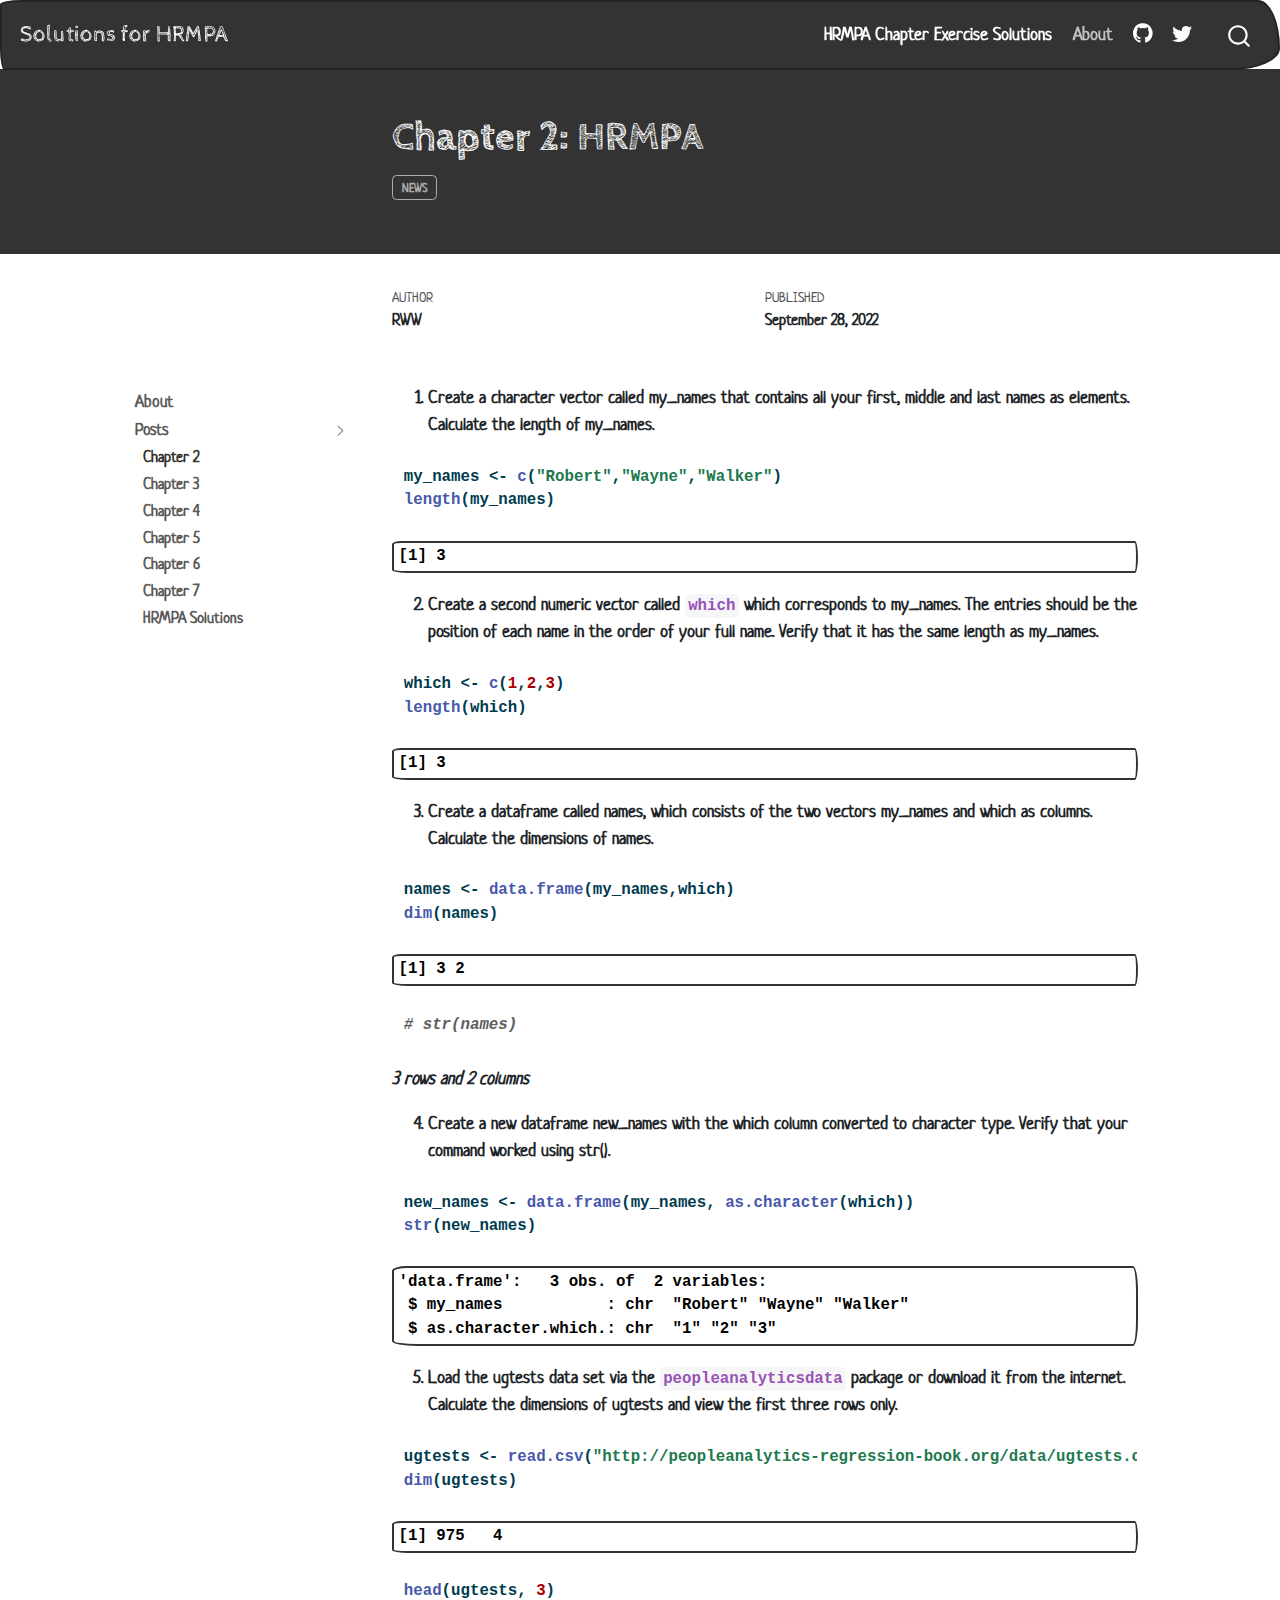
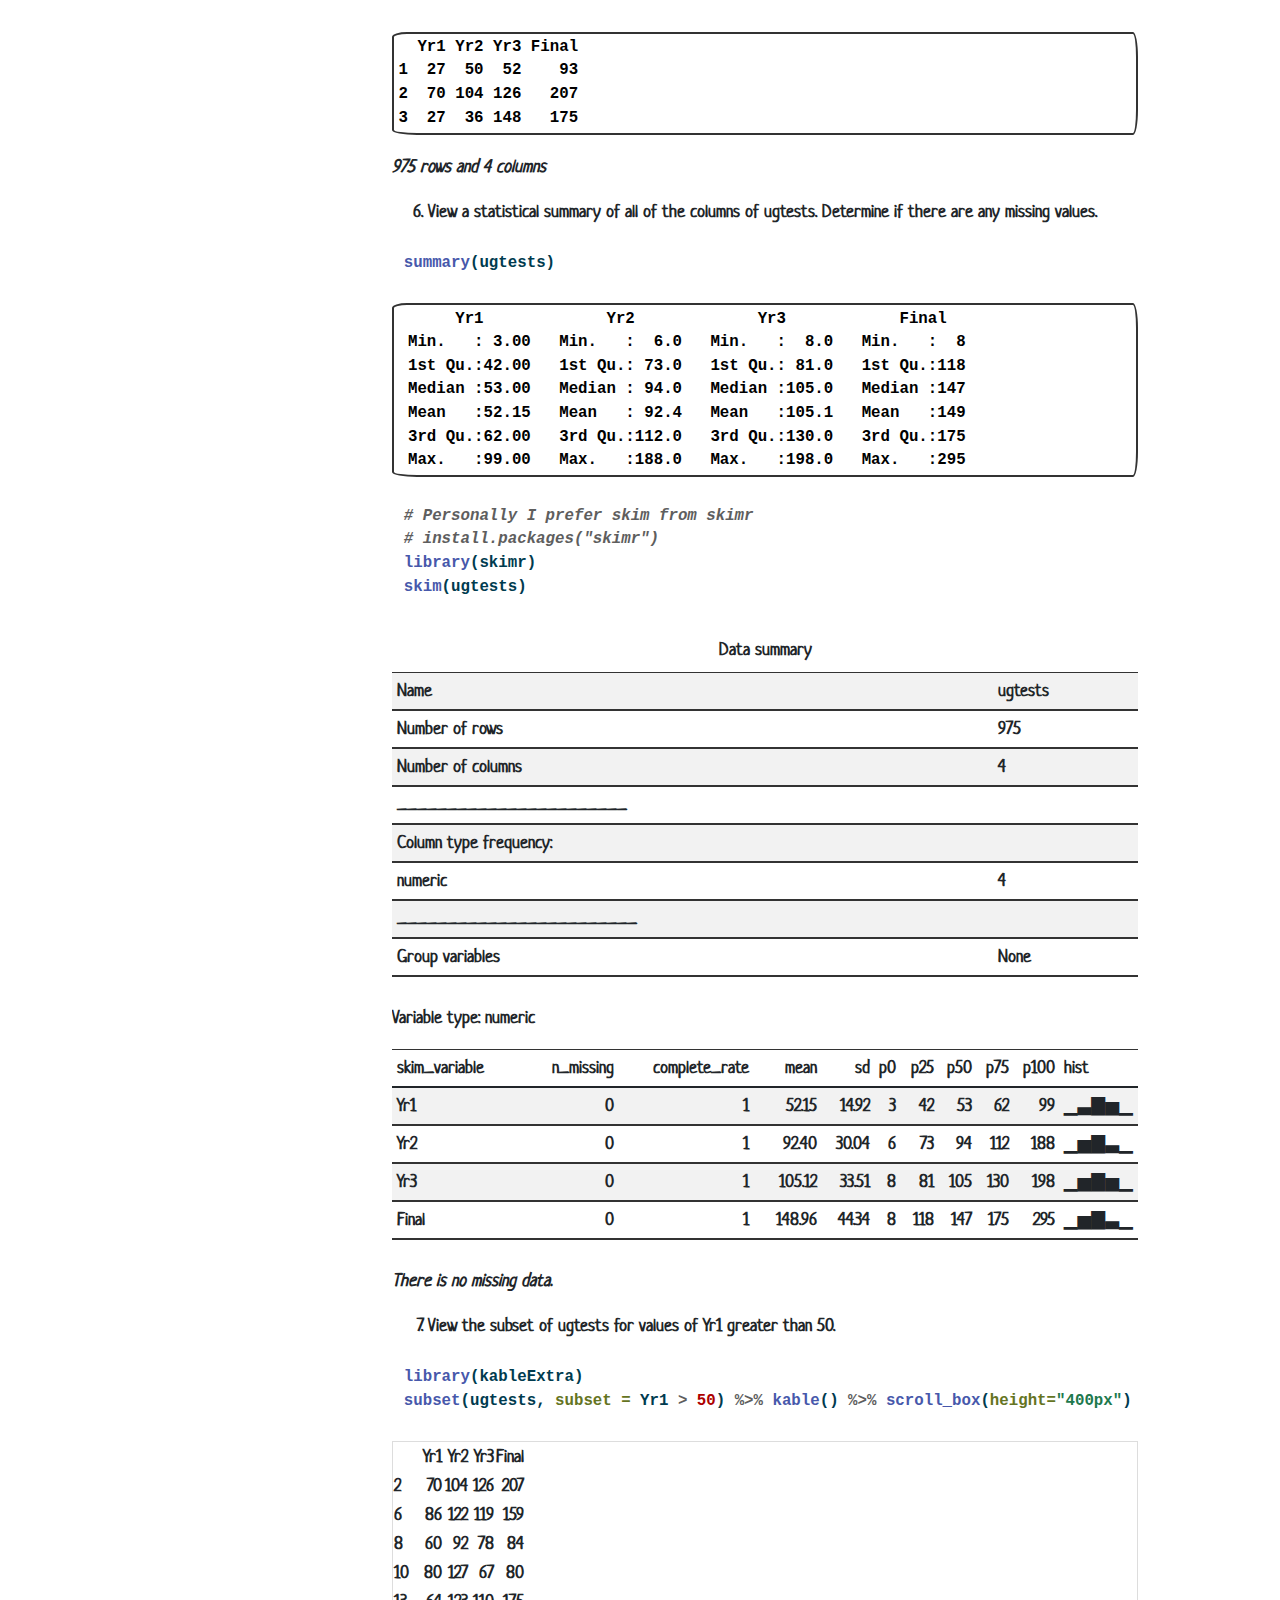
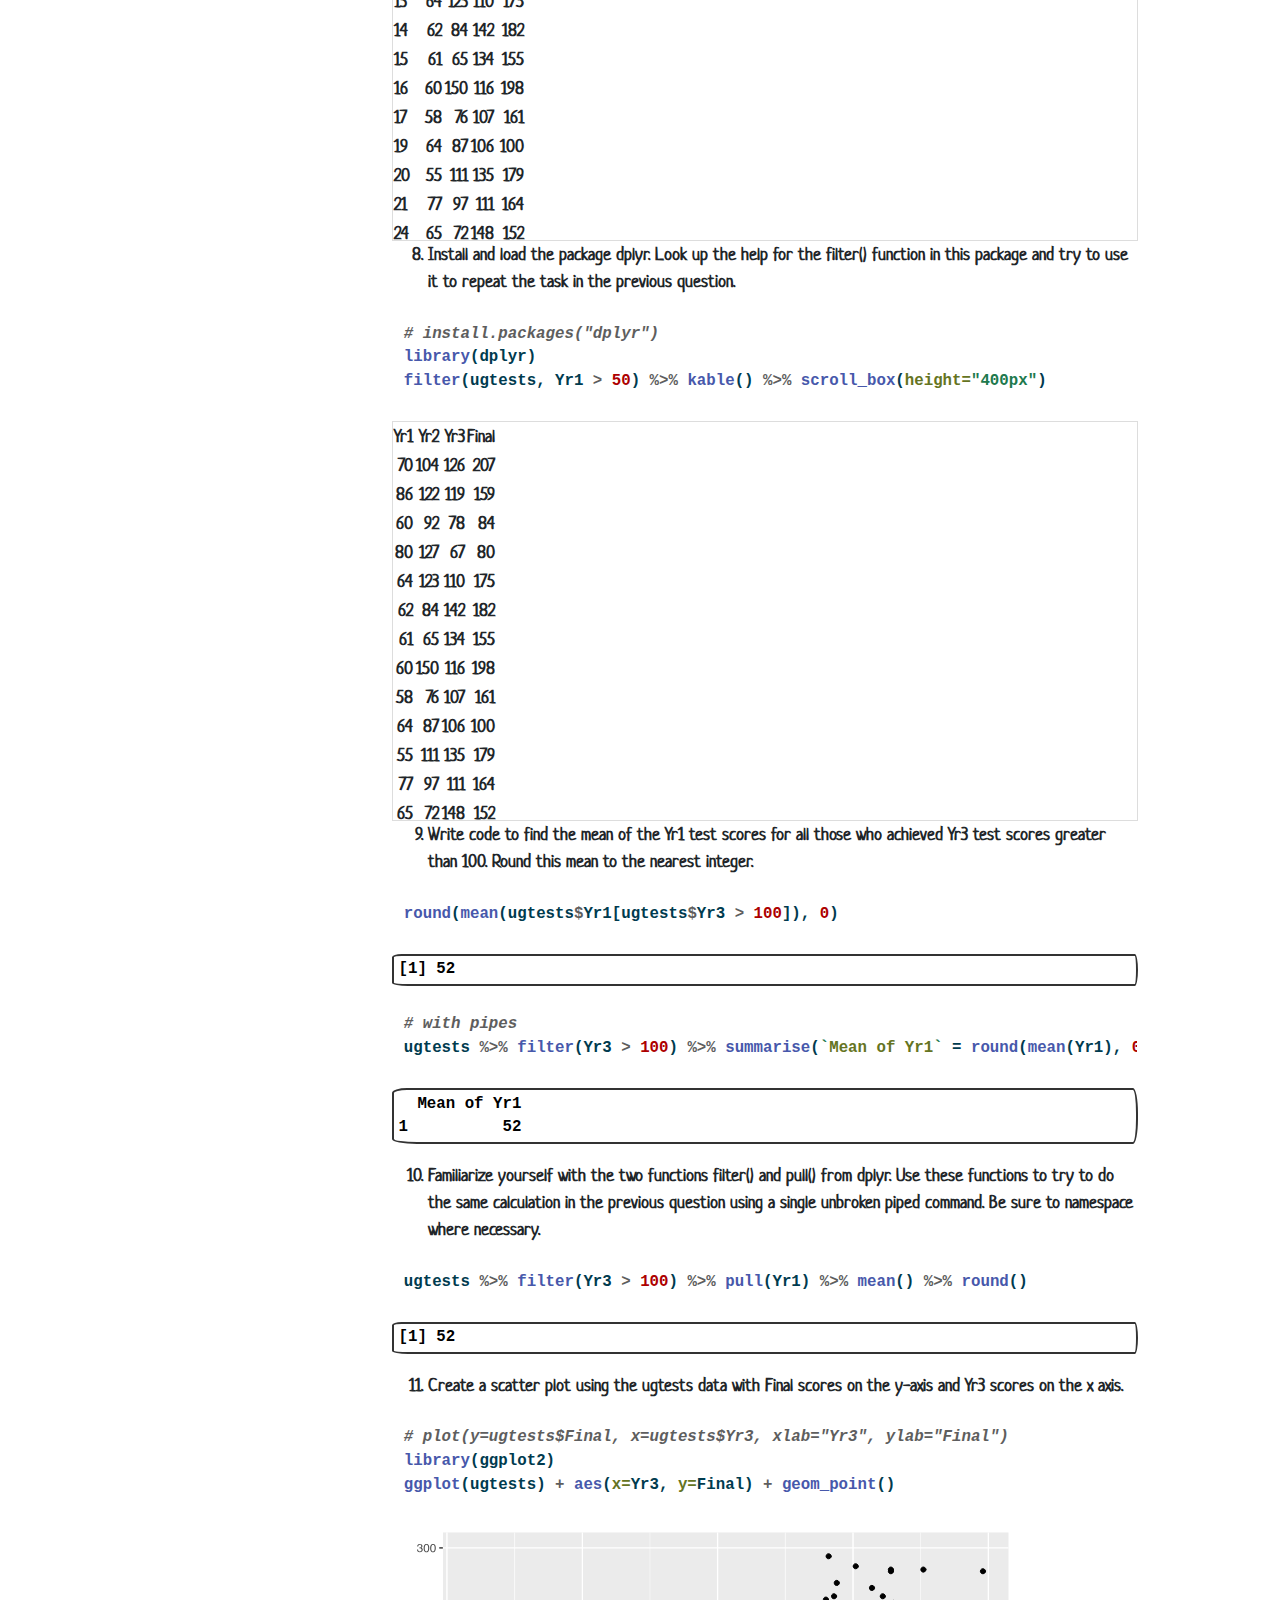
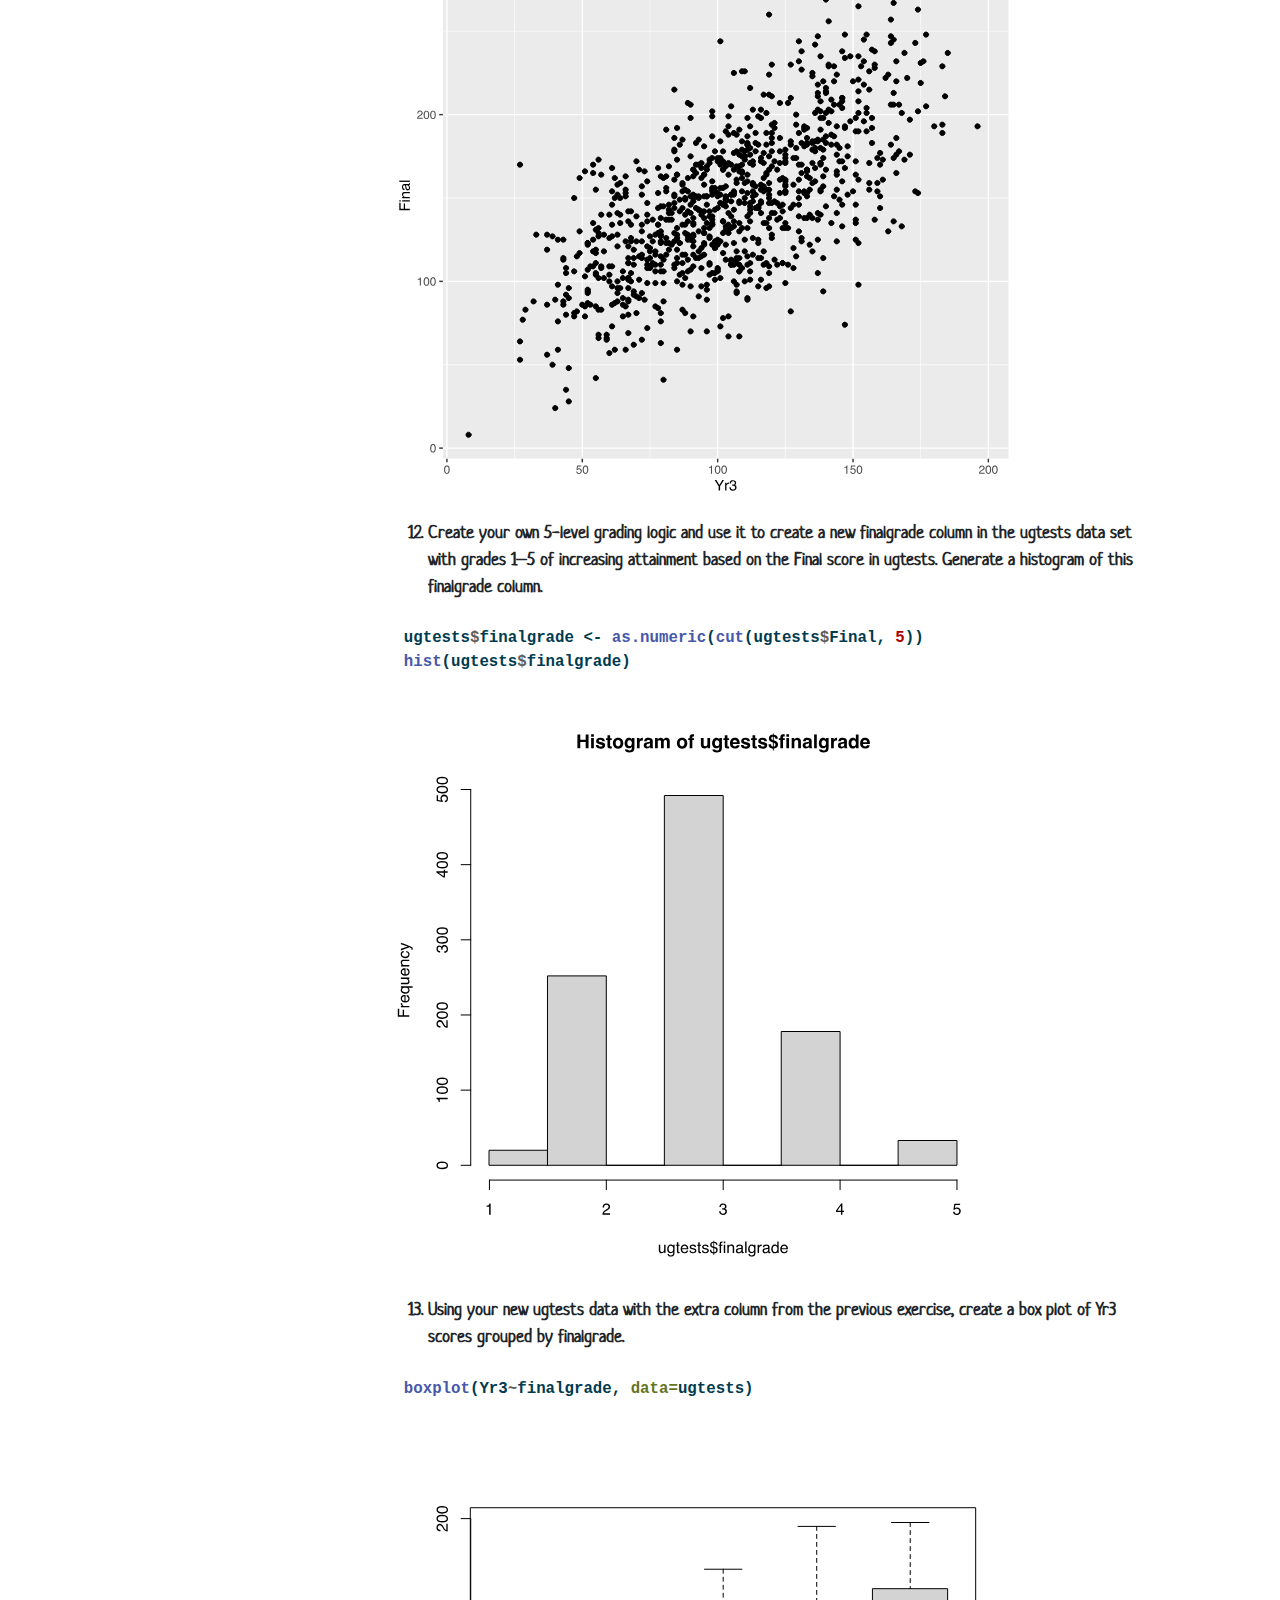
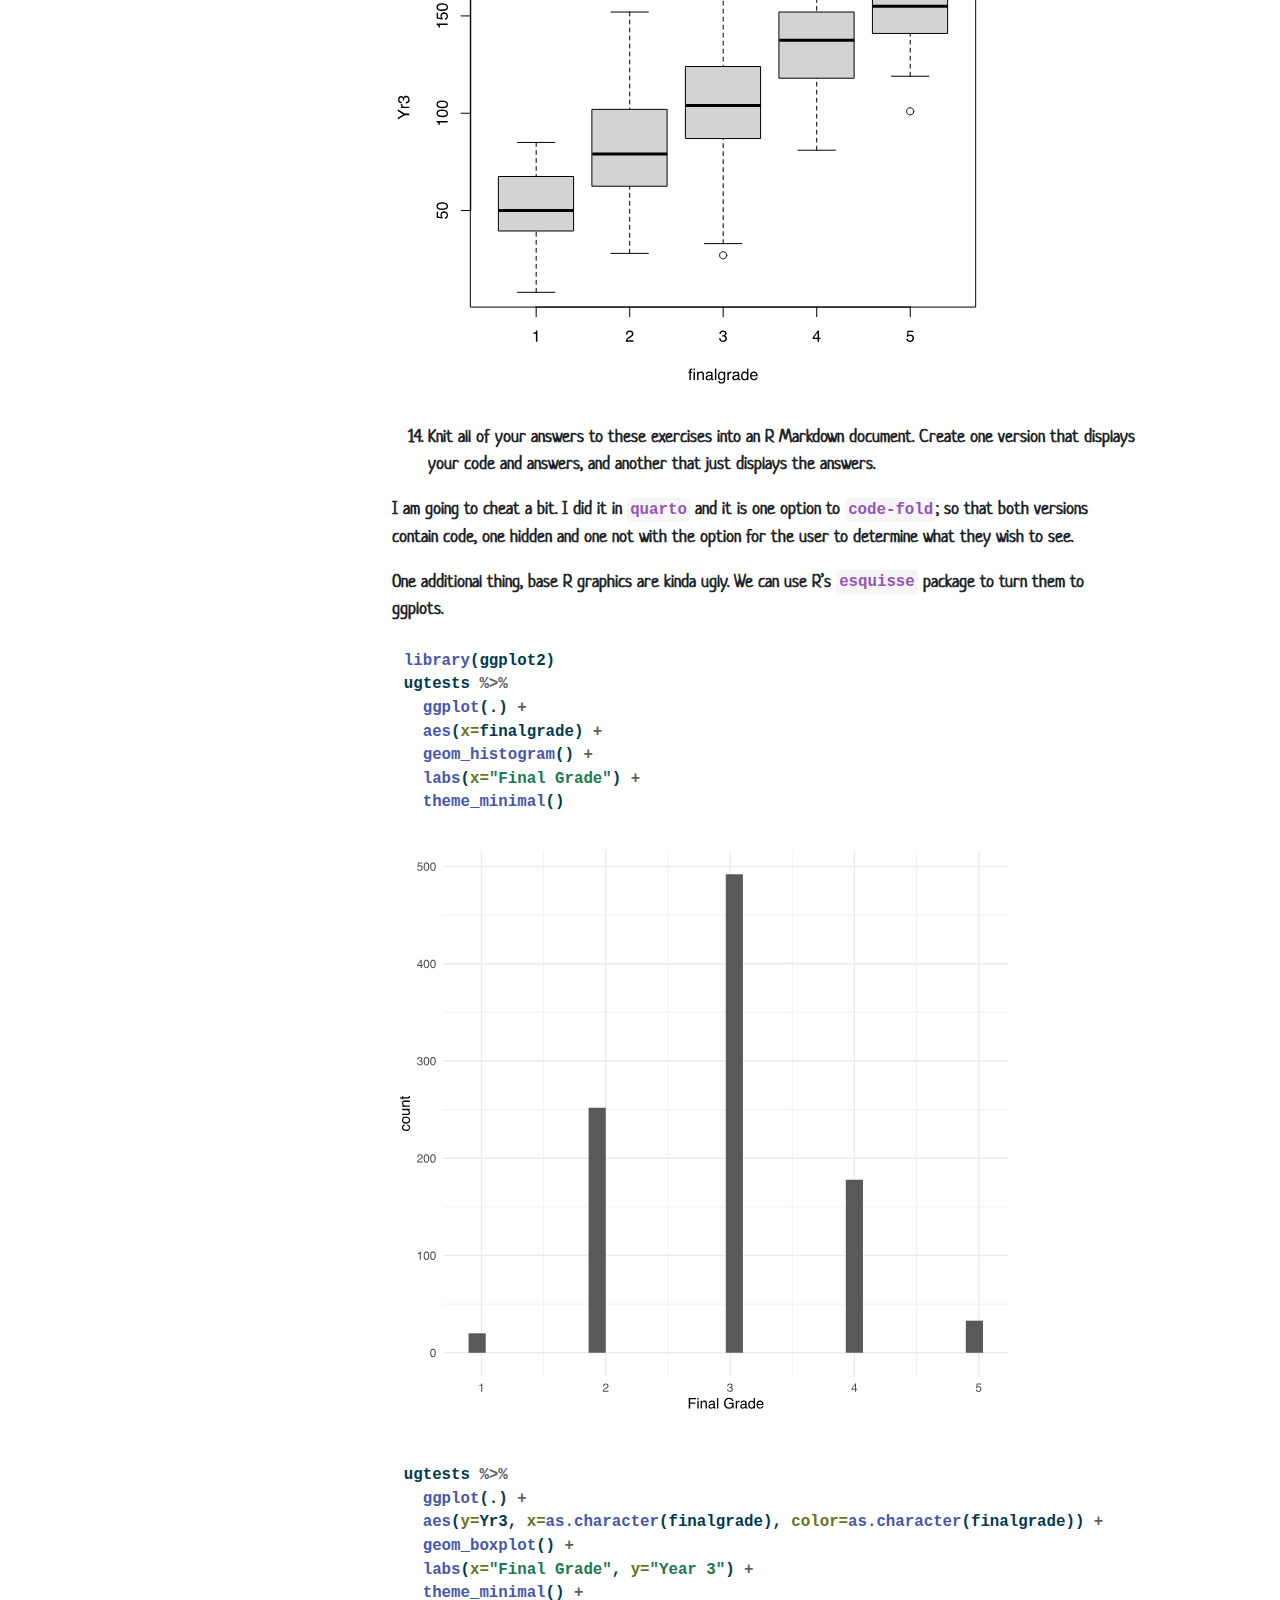
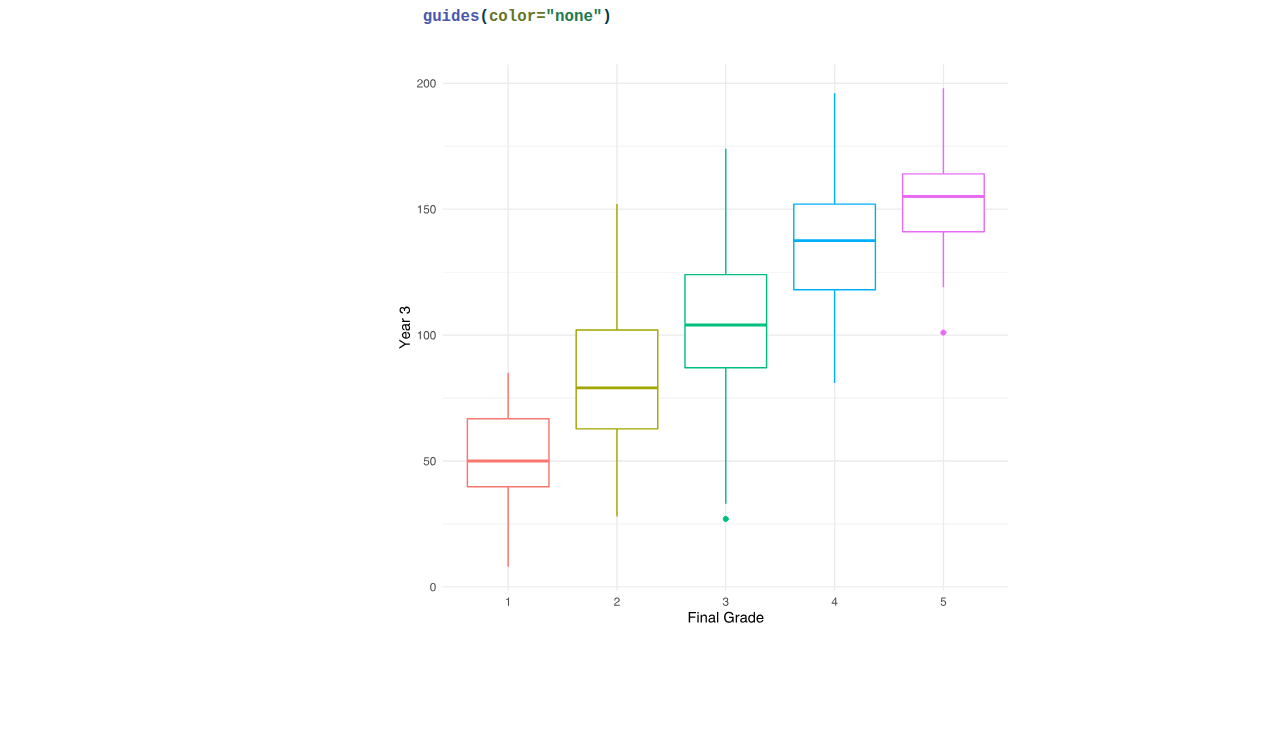
<file: docs/posts/chapter-2/index.html>
<!DOCTYPE html>
<html xmlns="http://www.w3.org/1999/xhtml" lang="en" xml:lang="en"><head>

<meta charset="utf-8">
<meta name="generator" content="quarto-1.2.167">

<meta name="viewport" content="width=device-width, initial-scale=1.0, user-scalable=yes">

<meta name="author" content="RWW">
<meta name="dcterms.date" content="2022-09-28">

<title>Solutions for HRMPA - Chapter 2</title>
<style>
code{white-space: pre-wrap;}
span.smallcaps{font-variant: small-caps;}
div.columns{display: flex; gap: min(4vw, 1.5em);}
div.column{flex: auto; overflow-x: auto;}
div.hanging-indent{margin-left: 1.5em; text-indent: -1.5em;}
ul.task-list{list-style: none;}
ul.task-list li input[type="checkbox"] {
  width: 0.8em;
  margin: 0 0.8em 0.2em -1.6em;
  vertical-align: middle;
}
pre > code.sourceCode { white-space: pre; position: relative; }
pre > code.sourceCode > span { display: inline-block; line-height: 1.25; }
pre > code.sourceCode > span:empty { height: 1.2em; }
.sourceCode { overflow: visible; }
code.sourceCode > span { color: inherit; text-decoration: inherit; }
div.sourceCode { margin: 1em 0; }
pre.sourceCode { margin: 0; }
@media screen {
div.sourceCode { overflow: auto; }
}
@media print {
pre > code.sourceCode { white-space: pre-wrap; }
pre > code.sourceCode > span { text-indent: -5em; padding-left: 5em; }
}
pre.numberSource code
  { counter-reset: source-line 0; }
pre.numberSource code > span
  { position: relative; left: -4em; counter-increment: source-line; }
pre.numberSource code > span > a:first-child::before
  { content: counter(source-line);
    position: relative; left: -1em; text-align: right; vertical-align: baseline;
    border: none; display: inline-block;
    -webkit-touch-callout: none; -webkit-user-select: none;
    -khtml-user-select: none; -moz-user-select: none;
    -ms-user-select: none; user-select: none;
    padding: 0 4px; width: 4em;
    color: #aaaaaa;
  }
pre.numberSource { margin-left: 3em; border-left: 1px solid #aaaaaa;  padding-left: 4px; }
div.sourceCode
  {   }
@media screen {
pre > code.sourceCode > span > a:first-child::before { text-decoration: underline; }
}
code span.al { color: #ff0000; font-weight: bold; } /* Alert */
code span.an { color: #60a0b0; font-weight: bold; font-style: italic; } /* Annotation */
code span.at { color: #7d9029; } /* Attribute */
code span.bn { color: #40a070; } /* BaseN */
code span.bu { color: #008000; } /* BuiltIn */
code span.cf { color: #007020; font-weight: bold; } /* ControlFlow */
code span.ch { color: #4070a0; } /* Char */
code span.cn { color: #880000; } /* Constant */
code span.co { color: #60a0b0; font-style: italic; } /* Comment */
code span.cv { color: #60a0b0; font-weight: bold; font-style: italic; } /* CommentVar */
code span.do { color: #ba2121; font-style: italic; } /* Documentation */
code span.dt { color: #902000; } /* DataType */
code span.dv { color: #40a070; } /* DecVal */
code span.er { color: #ff0000; font-weight: bold; } /* Error */
code span.ex { } /* Extension */
code span.fl { color: #40a070; } /* Float */
code span.fu { color: #06287e; } /* Function */
code span.im { color: #008000; font-weight: bold; } /* Import */
code span.in { color: #60a0b0; font-weight: bold; font-style: italic; } /* Information */
code span.kw { color: #007020; font-weight: bold; } /* Keyword */
code span.op { color: #666666; } /* Operator */
code span.ot { color: #007020; } /* Other */
code span.pp { color: #bc7a00; } /* Preprocessor */
code span.sc { color: #4070a0; } /* SpecialChar */
code span.ss { color: #bb6688; } /* SpecialString */
code span.st { color: #4070a0; } /* String */
code span.va { color: #19177c; } /* Variable */
code span.vs { color: #4070a0; } /* VerbatimString */
code span.wa { color: #60a0b0; font-weight: bold; font-style: italic; } /* Warning */
</style>


<script src="../../site_libs/quarto-nav/quarto-nav.js"></script>
<script src="../../site_libs/quarto-nav/headroom.min.js"></script>
<script src="../../site_libs/clipboard/clipboard.min.js"></script>
<script src="../../site_libs/quarto-search/autocomplete.umd.js"></script>
<script src="../../site_libs/quarto-search/fuse.min.js"></script>
<script src="../../site_libs/quarto-search/quarto-search.js"></script>
<meta name="quarto:offset" content="../../">
<script src="../../site_libs/quarto-html/quarto.js"></script>
<script src="../../site_libs/quarto-html/popper.min.js"></script>
<script src="../../site_libs/quarto-html/tippy.umd.min.js"></script>
<script src="../../site_libs/quarto-html/anchor.min.js"></script>
<link href="../../site_libs/quarto-html/tippy.css" rel="stylesheet">
<link href="../../site_libs/quarto-html/quarto-syntax-highlighting.css" rel="stylesheet" id="quarto-text-highlighting-styles">
<script src="../../site_libs/bootstrap/bootstrap.min.js"></script>
<link href="../../site_libs/bootstrap/bootstrap-icons.css" rel="stylesheet">
<link href="../../site_libs/bootstrap/bootstrap.min.css" rel="stylesheet" id="quarto-bootstrap" data-mode="light">
<script id="quarto-search-options" type="application/json">{
  "location": "navbar",
  "copy-button": false,
  "collapse-after": 3,
  "panel-placement": "end",
  "type": "overlay",
  "limit": 20,
  "language": {
    "search-no-results-text": "No results",
    "search-matching-documents-text": "matching documents",
    "search-copy-link-title": "Copy link to search",
    "search-hide-matches-text": "Hide additional matches",
    "search-more-match-text": "more match in this document",
    "search-more-matches-text": "more matches in this document",
    "search-clear-button-title": "Clear",
    "search-detached-cancel-button-title": "Cancel",
    "search-submit-button-title": "Submit"
  }
}</script>

<script src="../../site_libs/kePrint-0.0.1/kePrint.js"></script>
<link href="../../site_libs/lightable-0.0.1/lightable.css" rel="stylesheet">


<meta name="twitter:title" content="Solutions for HRMPA - Chapter 2">
<meta name="twitter:description" content="3 rows and 2 columns">
<meta name="twitter:creator" content="@PieRatio">
<meta name="twitter:card" content="summary">
</head>

<body class="nav-sidebar floating nav-fixed fullcontent">

<div id="quarto-search-results"></div>
  <header id="quarto-header" class="headroom fixed-top">
    <nav class="navbar navbar-expand-lg navbar-dark ">
      <div class="navbar-container container-fluid">
      <div class="navbar-brand-container">
    <a class="navbar-brand" href="../../index.html">
    <span class="navbar-title">Solutions for HRMPA</span>
    </a>
  </div>
          <button class="navbar-toggler" type="button" data-bs-toggle="collapse" data-bs-target="#navbarCollapse" aria-controls="navbarCollapse" aria-expanded="false" aria-label="Toggle navigation" onclick="if (window.quartoToggleHeadroom) { window.quartoToggleHeadroom(); }">
  <span class="navbar-toggler-icon"></span>
</button>
          <div class="collapse navbar-collapse" id="navbarCollapse">
            <ul class="navbar-nav navbar-nav-scroll ms-auto">
  <li class="nav-item">
    <a class="nav-link" href="../../index.html">
 <span class="menu-text">HRMPA Chapter Exercise Solutions</span></a>
  </li>  
  <li class="nav-item">
    <a class="nav-link active" href="../../about.html" aria-current="page">
 <span class="menu-text">About</span></a>
  </li>  
  <li class="nav-item compact">
    <a class="nav-link" href="https://github.com/robertwwalker/HRMPA"><i class="bi bi-github" role="img">
</i> 
 <span class="menu-text"></span></a>
  </li>  
  <li class="nav-item compact">
    <a class="nav-link" href="https://twitter.com/PieRatio"><i class="bi bi-twitter" role="img">
</i> 
 <span class="menu-text"></span></a>
  </li>  
</ul>
              <div id="quarto-search" class="" title="Search"></div>
          </div> <!-- /navcollapse -->
      </div> <!-- /container-fluid -->
    </nav>
  <nav class="quarto-secondary-nav" data-bs-toggle="collapse" data-bs-target="#quarto-sidebar" aria-controls="quarto-sidebar" aria-expanded="false" aria-label="Toggle sidebar navigation" onclick="if (window.quartoToggleHeadroom) { window.quartoToggleHeadroom(); }">
    <div class="container-fluid d-flex justify-content-between">
      <h1 class="quarto-secondary-nav-title">Chapter 2: HRMPA</h1>
      <button type="button" class="quarto-btn-toggle btn" aria-label="Show secondary navigation">
        <i class="bi bi-chevron-right"></i>
      </button>
    </div>
  </nav>
</header>
<!-- content -->
<header id="title-block-header" class="quarto-title-block default page-columns page-full">
  <div class="quarto-title-banner page-columns page-full">
    <div class="quarto-title column-body">
      <h1 class="title d-none d-lg-block">Chapter 2: HRMPA</h1>
                                <div class="quarto-categories">
                <div class="quarto-category">news</div>
              </div>
                  </div>
  </div>
    
  
  <div class="quarto-title-meta">

      <div>
      <div class="quarto-title-meta-heading">Author</div>
      <div class="quarto-title-meta-contents">
               <p>RWW </p>
            </div>
    </div>
      
      <div>
      <div class="quarto-title-meta-heading">Published</div>
      <div class="quarto-title-meta-contents">
        <p class="date">September 28, 2022</p>
      </div>
    </div>
    
      
    </div>
    
  
  </header><div id="quarto-content" class="quarto-container page-columns page-rows-contents page-layout-article page-navbar">
<!-- sidebar -->
  <nav id="quarto-sidebar" class="sidebar collapse sidebar-navigation floating overflow-auto">
    <div class="sidebar-menu-container"> 
    <ul class="list-unstyled mt-1">
        <li class="sidebar-item">
  <div class="sidebar-item-container"> 
  <a href="../../about.html" class="sidebar-item-text sidebar-link">About</a>
  </div>
</li>
        <li class="sidebar-item sidebar-item-section">
      <div class="sidebar-item-container"> 
            <a class="sidebar-item-text sidebar-link text-start" data-bs-toggle="collapse" data-bs-target="#quarto-sidebar-section-1" aria-expanded="true">Posts</a>
          <a class="sidebar-item-toggle text-start" data-bs-toggle="collapse" data-bs-target="#quarto-sidebar-section-1" aria-expanded="true">
            <i class="bi bi-chevron-right ms-2"></i>
          </a> 
      </div>
      <ul id="quarto-sidebar-section-1" class="collapse list-unstyled sidebar-section depth1 show">  
          <li class="sidebar-item">
  <div class="sidebar-item-container"> 
  <a href="../../posts/chapter-2/index.html" class="sidebar-item-text sidebar-link active">Chapter 2</a>
  </div>
</li>
          <li class="sidebar-item">
  <div class="sidebar-item-container"> 
  <a href="../../posts/chapter-3/index.html" class="sidebar-item-text sidebar-link">Chapter 3</a>
  </div>
</li>
          <li class="sidebar-item">
  <div class="sidebar-item-container"> 
  <a href="../../posts/chapter-4/index.html" class="sidebar-item-text sidebar-link">Chapter 4</a>
  </div>
</li>
          <li class="sidebar-item">
  <div class="sidebar-item-container"> 
  <a href="../../posts/chapter-5/index.html" class="sidebar-item-text sidebar-link">Chapter 5</a>
  </div>
</li>
          <li class="sidebar-item">
  <div class="sidebar-item-container"> 
  <a href="../../posts/chapter-6/index.html" class="sidebar-item-text sidebar-link">Chapter 6</a>
  </div>
</li>
          <li class="sidebar-item">
  <div class="sidebar-item-container"> 
  <a href="../../posts/chapter-7/index.html" class="sidebar-item-text sidebar-link">Chapter 7</a>
  </div>
</li>
          <li class="sidebar-item">
  <div class="sidebar-item-container"> 
  <a href="../../posts/welcome/index.html" class="sidebar-item-text sidebar-link">HRMPA Solutions</a>
  </div>
</li>
      </ul>
  </li>
    </ul>
    </div>
</nav>
<!-- margin-sidebar -->
    
<!-- main -->
<main class="content quarto-banner-title-block" id="quarto-document-content">




<ol type="1">
<li>Create a character vector called my_names that contains all your first, middle and last names as elements. Calculate the length of my_names.</li>
</ol>
<div class="cell">
<div class="sourceCode cell-code" id="cb1"><pre class="sourceCode r code-with-copy"><code class="sourceCode r"><span id="cb1-1"><a href="#cb1-1" aria-hidden="true" tabindex="-1"></a>my_names <span class="ot">&lt;-</span> <span class="fu">c</span>(<span class="st">"Robert"</span>,<span class="st">"Wayne"</span>,<span class="st">"Walker"</span>)</span>
<span id="cb1-2"><a href="#cb1-2" aria-hidden="true" tabindex="-1"></a><span class="fu">length</span>(my_names)</span></code><button title="Copy to Clipboard" class="code-copy-button"><i class="bi"></i></button></pre></div>
<div class="cell-output cell-output-stdout">
<pre><code>[1] 3</code></pre>
</div>
</div>
<ol start="2" type="1">
<li>Create a second numeric vector called <code>which</code> which corresponds to my_names. The entries should be the position of each name in the order of your full name. Verify that it has the same length as my_names.</li>
</ol>
<div class="cell">
<div class="sourceCode cell-code" id="cb3"><pre class="sourceCode r code-with-copy"><code class="sourceCode r"><span id="cb3-1"><a href="#cb3-1" aria-hidden="true" tabindex="-1"></a>which <span class="ot">&lt;-</span> <span class="fu">c</span>(<span class="dv">1</span>,<span class="dv">2</span>,<span class="dv">3</span>)</span>
<span id="cb3-2"><a href="#cb3-2" aria-hidden="true" tabindex="-1"></a><span class="fu">length</span>(which)</span></code><button title="Copy to Clipboard" class="code-copy-button"><i class="bi"></i></button></pre></div>
<div class="cell-output cell-output-stdout">
<pre><code>[1] 3</code></pre>
</div>
</div>
<ol start="3" type="1">
<li>Create a dataframe called names, which consists of the two vectors my_names and which as columns. Calculate the dimensions of names.</li>
</ol>
<div class="cell">
<div class="sourceCode cell-code" id="cb5"><pre class="sourceCode r code-with-copy"><code class="sourceCode r"><span id="cb5-1"><a href="#cb5-1" aria-hidden="true" tabindex="-1"></a>names <span class="ot">&lt;-</span> <span class="fu">data.frame</span>(my_names,which)</span>
<span id="cb5-2"><a href="#cb5-2" aria-hidden="true" tabindex="-1"></a><span class="fu">dim</span>(names)</span></code><button title="Copy to Clipboard" class="code-copy-button"><i class="bi"></i></button></pre></div>
<div class="cell-output cell-output-stdout">
<pre><code>[1] 3 2</code></pre>
</div>
<div class="sourceCode cell-code" id="cb7"><pre class="sourceCode r code-with-copy"><code class="sourceCode r"><span id="cb7-1"><a href="#cb7-1" aria-hidden="true" tabindex="-1"></a><span class="co"># str(names)</span></span></code><button title="Copy to Clipboard" class="code-copy-button"><i class="bi"></i></button></pre></div>
</div>
<p><em>3 rows and 2 columns</em></p>
<ol start="4" type="1">
<li>Create a new dataframe new_names with the which column converted to character type. Verify that your command worked using str().</li>
</ol>
<div class="cell">
<div class="sourceCode cell-code" id="cb8"><pre class="sourceCode r code-with-copy"><code class="sourceCode r"><span id="cb8-1"><a href="#cb8-1" aria-hidden="true" tabindex="-1"></a>new_names <span class="ot">&lt;-</span> <span class="fu">data.frame</span>(my_names, <span class="fu">as.character</span>(which))</span>
<span id="cb8-2"><a href="#cb8-2" aria-hidden="true" tabindex="-1"></a><span class="fu">str</span>(new_names)</span></code><button title="Copy to Clipboard" class="code-copy-button"><i class="bi"></i></button></pre></div>
<div class="cell-output cell-output-stdout">
<pre><code>'data.frame':   3 obs. of  2 variables:
 $ my_names           : chr  "Robert" "Wayne" "Walker"
 $ as.character.which.: chr  "1" "2" "3"</code></pre>
</div>
</div>
<ol start="5" type="1">
<li>Load the ugtests data set via the <code>peopleanalyticsdata</code> package or download it from the internet. Calculate the dimensions of ugtests and view the first three rows only.</li>
</ol>
<div class="cell">
<div class="sourceCode cell-code" id="cb10"><pre class="sourceCode r code-with-copy"><code class="sourceCode r"><span id="cb10-1"><a href="#cb10-1" aria-hidden="true" tabindex="-1"></a>ugtests <span class="ot">&lt;-</span> <span class="fu">read.csv</span>(<span class="st">"http://peopleanalytics-regression-book.org/data/ugtests.csv"</span>)</span>
<span id="cb10-2"><a href="#cb10-2" aria-hidden="true" tabindex="-1"></a><span class="fu">dim</span>(ugtests)</span></code><button title="Copy to Clipboard" class="code-copy-button"><i class="bi"></i></button></pre></div>
<div class="cell-output cell-output-stdout">
<pre><code>[1] 975   4</code></pre>
</div>
<div class="sourceCode cell-code" id="cb12"><pre class="sourceCode r code-with-copy"><code class="sourceCode r"><span id="cb12-1"><a href="#cb12-1" aria-hidden="true" tabindex="-1"></a><span class="fu">head</span>(ugtests, <span class="dv">3</span>)</span></code><button title="Copy to Clipboard" class="code-copy-button"><i class="bi"></i></button></pre></div>
<div class="cell-output cell-output-stdout">
<pre><code>  Yr1 Yr2 Yr3 Final
1  27  50  52    93
2  70 104 126   207
3  27  36 148   175</code></pre>
</div>
</div>
<p><em>975 rows and 4 columns</em></p>
<ol start="6" type="1">
<li>View a statistical summary of all of the columns of ugtests. Determine if there are any missing values.</li>
</ol>
<div class="cell">
<div class="sourceCode cell-code" id="cb14"><pre class="sourceCode r code-with-copy"><code class="sourceCode r"><span id="cb14-1"><a href="#cb14-1" aria-hidden="true" tabindex="-1"></a><span class="fu">summary</span>(ugtests)</span></code><button title="Copy to Clipboard" class="code-copy-button"><i class="bi"></i></button></pre></div>
<div class="cell-output cell-output-stdout">
<pre><code>      Yr1             Yr2             Yr3            Final    
 Min.   : 3.00   Min.   :  6.0   Min.   :  8.0   Min.   :  8  
 1st Qu.:42.00   1st Qu.: 73.0   1st Qu.: 81.0   1st Qu.:118  
 Median :53.00   Median : 94.0   Median :105.0   Median :147  
 Mean   :52.15   Mean   : 92.4   Mean   :105.1   Mean   :149  
 3rd Qu.:62.00   3rd Qu.:112.0   3rd Qu.:130.0   3rd Qu.:175  
 Max.   :99.00   Max.   :188.0   Max.   :198.0   Max.   :295  </code></pre>
</div>
<div class="sourceCode cell-code" id="cb16"><pre class="sourceCode r code-with-copy"><code class="sourceCode r"><span id="cb16-1"><a href="#cb16-1" aria-hidden="true" tabindex="-1"></a><span class="co"># Personally I prefer skim from skimr</span></span>
<span id="cb16-2"><a href="#cb16-2" aria-hidden="true" tabindex="-1"></a><span class="co"># install.packages("skimr")</span></span>
<span id="cb16-3"><a href="#cb16-3" aria-hidden="true" tabindex="-1"></a><span class="fu">library</span>(skimr)</span>
<span id="cb16-4"><a href="#cb16-4" aria-hidden="true" tabindex="-1"></a><span class="fu">skim</span>(ugtests)</span></code><button title="Copy to Clipboard" class="code-copy-button"><i class="bi"></i></button></pre></div>
<div class="cell-output-display">
<table class="table table-sm table-striped">
<caption>Data summary</caption>
<tbody>
<tr class="odd">
<td style="text-align: left;">Name</td>
<td style="text-align: left;">ugtests</td>
</tr>
<tr class="even">
<td style="text-align: left;">Number of rows</td>
<td style="text-align: left;">975</td>
</tr>
<tr class="odd">
<td style="text-align: left;">Number of columns</td>
<td style="text-align: left;">4</td>
</tr>
<tr class="even">
<td style="text-align: left;">_______________________</td>
<td style="text-align: left;"></td>
</tr>
<tr class="odd">
<td style="text-align: left;">Column type frequency:</td>
<td style="text-align: left;"></td>
</tr>
<tr class="even">
<td style="text-align: left;">numeric</td>
<td style="text-align: left;">4</td>
</tr>
<tr class="odd">
<td style="text-align: left;">________________________</td>
<td style="text-align: left;"></td>
</tr>
<tr class="even">
<td style="text-align: left;">Group variables</td>
<td style="text-align: left;">None</td>
</tr>
</tbody>
</table>
<p><strong>Variable type: numeric</strong></p>
<table class="table table-sm table-striped">
<colgroup>
<col style="width: 18%">
<col style="width: 12%">
<col style="width: 18%">
<col style="width: 9%">
<col style="width: 7%">
<col style="width: 3%">
<col style="width: 5%">
<col style="width: 5%">
<col style="width: 5%">
<col style="width: 6%">
<col style="width: 7%">
</colgroup>
<thead>
<tr class="header">
<th style="text-align: left;">skim_variable</th>
<th style="text-align: right;">n_missing</th>
<th style="text-align: right;">complete_rate</th>
<th style="text-align: right;">mean</th>
<th style="text-align: right;">sd</th>
<th style="text-align: right;">p0</th>
<th style="text-align: right;">p25</th>
<th style="text-align: right;">p50</th>
<th style="text-align: right;">p75</th>
<th style="text-align: right;">p100</th>
<th style="text-align: left;">hist</th>
</tr>
</thead>
<tbody>
<tr class="odd">
<td style="text-align: left;">Yr1</td>
<td style="text-align: right;">0</td>
<td style="text-align: right;">1</td>
<td style="text-align: right;">52.15</td>
<td style="text-align: right;">14.92</td>
<td style="text-align: right;">3</td>
<td style="text-align: right;">42</td>
<td style="text-align: right;">53</td>
<td style="text-align: right;">62</td>
<td style="text-align: right;">99</td>
<td style="text-align: left;">▁▃▇▅▁</td>
</tr>
<tr class="even">
<td style="text-align: left;">Yr2</td>
<td style="text-align: right;">0</td>
<td style="text-align: right;">1</td>
<td style="text-align: right;">92.40</td>
<td style="text-align: right;">30.04</td>
<td style="text-align: right;">6</td>
<td style="text-align: right;">73</td>
<td style="text-align: right;">94</td>
<td style="text-align: right;">112</td>
<td style="text-align: right;">188</td>
<td style="text-align: left;">▁▅▇▃▁</td>
</tr>
<tr class="odd">
<td style="text-align: left;">Yr3</td>
<td style="text-align: right;">0</td>
<td style="text-align: right;">1</td>
<td style="text-align: right;">105.12</td>
<td style="text-align: right;">33.51</td>
<td style="text-align: right;">8</td>
<td style="text-align: right;">81</td>
<td style="text-align: right;">105</td>
<td style="text-align: right;">130</td>
<td style="text-align: right;">198</td>
<td style="text-align: left;">▁▅▇▅▁</td>
</tr>
<tr class="even">
<td style="text-align: left;">Final</td>
<td style="text-align: right;">0</td>
<td style="text-align: right;">1</td>
<td style="text-align: right;">148.96</td>
<td style="text-align: right;">44.34</td>
<td style="text-align: right;">8</td>
<td style="text-align: right;">118</td>
<td style="text-align: right;">147</td>
<td style="text-align: right;">175</td>
<td style="text-align: right;">295</td>
<td style="text-align: left;">▁▅▇▃▁</td>
</tr>
</tbody>
</table>
</div>
</div>
<p><em>There is no missing data.</em></p>
<ol start="7" type="1">
<li>View the subset of ugtests for values of Yr1 greater than 50.</li>
</ol>
<div class="cell">
<div class="sourceCode cell-code" id="cb17"><pre class="sourceCode r code-with-copy"><code class="sourceCode r"><span id="cb17-1"><a href="#cb17-1" aria-hidden="true" tabindex="-1"></a><span class="fu">library</span>(kableExtra)</span>
<span id="cb17-2"><a href="#cb17-2" aria-hidden="true" tabindex="-1"></a><span class="fu">subset</span>(ugtests, <span class="at">subset =</span> Yr1 <span class="sc">&gt;</span> <span class="dv">50</span>) <span class="sc">%&gt;%</span> <span class="fu">kable</span>() <span class="sc">%&gt;%</span> <span class="fu">scroll_box</span>(<span class="at">height=</span><span class="st">"400px"</span>)</span></code><button title="Copy to Clipboard" class="code-copy-button"><i class="bi"></i></button></pre></div>
<div class="cell-output-display">

<div style="border: 1px solid #ddd; padding: 0px; overflow-y: scroll; height:400px; "><table>
 <thead>
  <tr>
   <th style="text-align:left;position: sticky; top:0; background-color: #FFFFFF;">   </th>
   <th style="text-align:right;position: sticky; top:0; background-color: #FFFFFF;"> Yr1 </th>
   <th style="text-align:right;position: sticky; top:0; background-color: #FFFFFF;"> Yr2 </th>
   <th style="text-align:right;position: sticky; top:0; background-color: #FFFFFF;"> Yr3 </th>
   <th style="text-align:right;position: sticky; top:0; background-color: #FFFFFF;"> Final </th>
  </tr>
 </thead>
<tbody>
  <tr>
   <td style="text-align:left;"> 2 </td>
   <td style="text-align:right;"> 70 </td>
   <td style="text-align:right;"> 104 </td>
   <td style="text-align:right;"> 126 </td>
   <td style="text-align:right;"> 207 </td>
  </tr>
  <tr>
   <td style="text-align:left;"> 6 </td>
   <td style="text-align:right;"> 86 </td>
   <td style="text-align:right;"> 122 </td>
   <td style="text-align:right;"> 119 </td>
   <td style="text-align:right;"> 159 </td>
  </tr>
  <tr>
   <td style="text-align:left;"> 8 </td>
   <td style="text-align:right;"> 60 </td>
   <td style="text-align:right;"> 92 </td>
   <td style="text-align:right;"> 78 </td>
   <td style="text-align:right;"> 84 </td>
  </tr>
  <tr>
   <td style="text-align:left;"> 10 </td>
   <td style="text-align:right;"> 80 </td>
   <td style="text-align:right;"> 127 </td>
   <td style="text-align:right;"> 67 </td>
   <td style="text-align:right;"> 80 </td>
  </tr>
  <tr>
   <td style="text-align:left;"> 13 </td>
   <td style="text-align:right;"> 64 </td>
   <td style="text-align:right;"> 123 </td>
   <td style="text-align:right;"> 110 </td>
   <td style="text-align:right;"> 175 </td>
  </tr>
  <tr>
   <td style="text-align:left;"> 14 </td>
   <td style="text-align:right;"> 62 </td>
   <td style="text-align:right;"> 84 </td>
   <td style="text-align:right;"> 142 </td>
   <td style="text-align:right;"> 182 </td>
  </tr>
  <tr>
   <td style="text-align:left;"> 15 </td>
   <td style="text-align:right;"> 61 </td>
   <td style="text-align:right;"> 65 </td>
   <td style="text-align:right;"> 134 </td>
   <td style="text-align:right;"> 155 </td>
  </tr>
  <tr>
   <td style="text-align:left;"> 16 </td>
   <td style="text-align:right;"> 60 </td>
   <td style="text-align:right;"> 150 </td>
   <td style="text-align:right;"> 116 </td>
   <td style="text-align:right;"> 198 </td>
  </tr>
  <tr>
   <td style="text-align:left;"> 17 </td>
   <td style="text-align:right;"> 58 </td>
   <td style="text-align:right;"> 76 </td>
   <td style="text-align:right;"> 107 </td>
   <td style="text-align:right;"> 161 </td>
  </tr>
  <tr>
   <td style="text-align:left;"> 19 </td>
   <td style="text-align:right;"> 64 </td>
   <td style="text-align:right;"> 87 </td>
   <td style="text-align:right;"> 106 </td>
   <td style="text-align:right;"> 100 </td>
  </tr>
  <tr>
   <td style="text-align:left;"> 20 </td>
   <td style="text-align:right;"> 55 </td>
   <td style="text-align:right;"> 111 </td>
   <td style="text-align:right;"> 135 </td>
   <td style="text-align:right;"> 179 </td>
  </tr>
  <tr>
   <td style="text-align:left;"> 21 </td>
   <td style="text-align:right;"> 77 </td>
   <td style="text-align:right;"> 97 </td>
   <td style="text-align:right;"> 111 </td>
   <td style="text-align:right;"> 164 </td>
  </tr>
  <tr>
   <td style="text-align:left;"> 24 </td>
   <td style="text-align:right;"> 65 </td>
   <td style="text-align:right;"> 72 </td>
   <td style="text-align:right;"> 148 </td>
   <td style="text-align:right;"> 152 </td>
  </tr>
  <tr>
   <td style="text-align:left;"> 25 </td>
   <td style="text-align:right;"> 57 </td>
   <td style="text-align:right;"> 180 </td>
   <td style="text-align:right;"> 112 </td>
   <td style="text-align:right;"> 216 </td>
  </tr>
  <tr>
   <td style="text-align:left;"> 28 </td>
   <td style="text-align:right;"> 93 </td>
   <td style="text-align:right;"> 102 </td>
   <td style="text-align:right;"> 136 </td>
   <td style="text-align:right;"> 168 </td>
  </tr>
  <tr>
   <td style="text-align:left;"> 30 </td>
   <td style="text-align:right;"> 53 </td>
   <td style="text-align:right;"> 73 </td>
   <td style="text-align:right;"> 63 </td>
   <td style="text-align:right;"> 88 </td>
  </tr>
  <tr>
   <td style="text-align:left;"> 32 </td>
   <td style="text-align:right;"> 75 </td>
   <td style="text-align:right;"> 125 </td>
   <td style="text-align:right;"> 98 </td>
   <td style="text-align:right;"> 134 </td>
  </tr>
  <tr>
   <td style="text-align:left;"> 35 </td>
   <td style="text-align:right;"> 55 </td>
   <td style="text-align:right;"> 97 </td>
   <td style="text-align:right;"> 101 </td>
   <td style="text-align:right;"> 170 </td>
  </tr>
  <tr>
   <td style="text-align:left;"> 36 </td>
   <td style="text-align:right;"> 68 </td>
   <td style="text-align:right;"> 109 </td>
   <td style="text-align:right;"> 141 </td>
   <td style="text-align:right;"> 229 </td>
  </tr>
  <tr>
   <td style="text-align:left;"> 37 </td>
   <td style="text-align:right;"> 73 </td>
   <td style="text-align:right;"> 52 </td>
   <td style="text-align:right;"> 124 </td>
   <td style="text-align:right;"> 132 </td>
  </tr>
  <tr>
   <td style="text-align:left;"> 40 </td>
   <td style="text-align:right;"> 63 </td>
   <td style="text-align:right;"> 107 </td>
   <td style="text-align:right;"> 165 </td>
   <td style="text-align:right;"> 213 </td>
  </tr>
  <tr>
   <td style="text-align:left;"> 47 </td>
   <td style="text-align:right;"> 76 </td>
   <td style="text-align:right;"> 95 </td>
   <td style="text-align:right;"> 52 </td>
   <td style="text-align:right;"> 123 </td>
  </tr>
  <tr>
   <td style="text-align:left;"> 48 </td>
   <td style="text-align:right;"> 52 </td>
   <td style="text-align:right;"> 106 </td>
   <td style="text-align:right;"> 144 </td>
   <td style="text-align:right;"> 166 </td>
  </tr>
  <tr>
   <td style="text-align:left;"> 50 </td>
   <td style="text-align:right;"> 54 </td>
   <td style="text-align:right;"> 27 </td>
   <td style="text-align:right;"> 111 </td>
   <td style="text-align:right;"> 90 </td>
  </tr>
  <tr>
   <td style="text-align:left;"> 52 </td>
   <td style="text-align:right;"> 73 </td>
   <td style="text-align:right;"> 22 </td>
   <td style="text-align:right;"> 146 </td>
   <td style="text-align:right;"> 160 </td>
  </tr>
  <tr>
   <td style="text-align:left;"> 53 </td>
   <td style="text-align:right;"> 60 </td>
   <td style="text-align:right;"> 68 </td>
   <td style="text-align:right;"> 54 </td>
   <td style="text-align:right;"> 125 </td>
  </tr>
  <tr>
   <td style="text-align:left;"> 54 </td>
   <td style="text-align:right;"> 67 </td>
   <td style="text-align:right;"> 45 </td>
   <td style="text-align:right;"> 80 </td>
   <td style="text-align:right;"> 145 </td>
  </tr>
  <tr>
   <td style="text-align:left;"> 57 </td>
   <td style="text-align:right;"> 75 </td>
   <td style="text-align:right;"> 103 </td>
   <td style="text-align:right;"> 91 </td>
   <td style="text-align:right;"> 152 </td>
  </tr>
  <tr>
   <td style="text-align:left;"> 58 </td>
   <td style="text-align:right;"> 60 </td>
   <td style="text-align:right;"> 80 </td>
   <td style="text-align:right;"> 43 </td>
   <td style="text-align:right;"> 125 </td>
  </tr>
  <tr>
   <td style="text-align:left;"> 59 </td>
   <td style="text-align:right;"> 54 </td>
   <td style="text-align:right;"> 13 </td>
   <td style="text-align:right;"> 106 </td>
   <td style="text-align:right;"> 143 </td>
  </tr>
  <tr>
   <td style="text-align:left;"> 60 </td>
   <td style="text-align:right;"> 69 </td>
   <td style="text-align:right;"> 64 </td>
   <td style="text-align:right;"> 161 </td>
   <td style="text-align:right;"> 161 </td>
  </tr>
  <tr>
   <td style="text-align:left;"> 61 </td>
   <td style="text-align:right;"> 54 </td>
   <td style="text-align:right;"> 125 </td>
   <td style="text-align:right;"> 107 </td>
   <td style="text-align:right;"> 98 </td>
  </tr>
  <tr>
   <td style="text-align:left;"> 62 </td>
   <td style="text-align:right;"> 52 </td>
   <td style="text-align:right;"> 65 </td>
   <td style="text-align:right;"> 157 </td>
   <td style="text-align:right;"> 183 </td>
  </tr>
  <tr>
   <td style="text-align:left;"> 67 </td>
   <td style="text-align:right;"> 55 </td>
   <td style="text-align:right;"> 110 </td>
   <td style="text-align:right;"> 106 </td>
   <td style="text-align:right;"> 133 </td>
  </tr>
  <tr>
   <td style="text-align:left;"> 69 </td>
   <td style="text-align:right;"> 52 </td>
   <td style="text-align:right;"> 68 </td>
   <td style="text-align:right;"> 135 </td>
   <td style="text-align:right;"> 138 </td>
  </tr>
  <tr>
   <td style="text-align:left;"> 70 </td>
   <td style="text-align:right;"> 59 </td>
   <td style="text-align:right;"> 97 </td>
   <td style="text-align:right;"> 105 </td>
   <td style="text-align:right;"> 132 </td>
  </tr>
  <tr>
   <td style="text-align:left;"> 74 </td>
   <td style="text-align:right;"> 55 </td>
   <td style="text-align:right;"> 71 </td>
   <td style="text-align:right;"> 111 </td>
   <td style="text-align:right;"> 139 </td>
  </tr>
  <tr>
   <td style="text-align:left;"> 75 </td>
   <td style="text-align:right;"> 69 </td>
   <td style="text-align:right;"> 55 </td>
   <td style="text-align:right;"> 82 </td>
   <td style="text-align:right;"> 119 </td>
  </tr>
  <tr>
   <td style="text-align:left;"> 76 </td>
   <td style="text-align:right;"> 72 </td>
   <td style="text-align:right;"> 62 </td>
   <td style="text-align:right;"> 104 </td>
   <td style="text-align:right;"> 171 </td>
  </tr>
  <tr>
   <td style="text-align:left;"> 77 </td>
   <td style="text-align:right;"> 61 </td>
   <td style="text-align:right;"> 108 </td>
   <td style="text-align:right;"> 98 </td>
   <td style="text-align:right;"> 160 </td>
  </tr>
  <tr>
   <td style="text-align:left;"> 78 </td>
   <td style="text-align:right;"> 55 </td>
   <td style="text-align:right;"> 90 </td>
   <td style="text-align:right;"> 49 </td>
   <td style="text-align:right;"> 117 </td>
  </tr>
  <tr>
   <td style="text-align:left;"> 80 </td>
   <td style="text-align:right;"> 59 </td>
   <td style="text-align:right;"> 36 </td>
   <td style="text-align:right;"> 95 </td>
   <td style="text-align:right;"> 122 </td>
  </tr>
  <tr>
   <td style="text-align:left;"> 83 </td>
   <td style="text-align:right;"> 66 </td>
   <td style="text-align:right;"> 142 </td>
   <td style="text-align:right;"> 101 </td>
   <td style="text-align:right;"> 244 </td>
  </tr>
  <tr>
   <td style="text-align:left;"> 85 </td>
   <td style="text-align:right;"> 62 </td>
   <td style="text-align:right;"> 96 </td>
   <td style="text-align:right;"> 147 </td>
   <td style="text-align:right;"> 248 </td>
  </tr>
  <tr>
   <td style="text-align:left;"> 87 </td>
   <td style="text-align:right;"> 59 </td>
   <td style="text-align:right;"> 105 </td>
   <td style="text-align:right;"> 157 </td>
   <td style="text-align:right;"> 198 </td>
  </tr>
  <tr>
   <td style="text-align:left;"> 88 </td>
   <td style="text-align:right;"> 68 </td>
   <td style="text-align:right;"> 72 </td>
   <td style="text-align:right;"> 111 </td>
   <td style="text-align:right;"> 160 </td>
  </tr>
  <tr>
   <td style="text-align:left;"> 89 </td>
   <td style="text-align:right;"> 54 </td>
   <td style="text-align:right;"> 86 </td>
   <td style="text-align:right;"> 79 </td>
   <td style="text-align:right;"> 124 </td>
  </tr>
  <tr>
   <td style="text-align:left;"> 93 </td>
   <td style="text-align:right;"> 52 </td>
   <td style="text-align:right;"> 88 </td>
   <td style="text-align:right;"> 107 </td>
   <td style="text-align:right;"> 93 </td>
  </tr>
  <tr>
   <td style="text-align:left;"> 94 </td>
   <td style="text-align:right;"> 53 </td>
   <td style="text-align:right;"> 92 </td>
   <td style="text-align:right;"> 118 </td>
   <td style="text-align:right;"> 182 </td>
  </tr>
  <tr>
   <td style="text-align:left;"> 95 </td>
   <td style="text-align:right;"> 54 </td>
   <td style="text-align:right;"> 71 </td>
   <td style="text-align:right;"> 107 </td>
   <td style="text-align:right;"> 114 </td>
  </tr>
  <tr>
   <td style="text-align:left;"> 96 </td>
   <td style="text-align:right;"> 75 </td>
   <td style="text-align:right;"> 71 </td>
   <td style="text-align:right;"> 108 </td>
   <td style="text-align:right;"> 147 </td>
  </tr>
  <tr>
   <td style="text-align:left;"> 97 </td>
   <td style="text-align:right;"> 52 </td>
   <td style="text-align:right;"> 54 </td>
   <td style="text-align:right;"> 98 </td>
   <td style="text-align:right;"> 122 </td>
  </tr>
  <tr>
   <td style="text-align:left;"> 99 </td>
   <td style="text-align:right;"> 52 </td>
   <td style="text-align:right;"> 74 </td>
   <td style="text-align:right;"> 128 </td>
   <td style="text-align:right;"> 108 </td>
  </tr>
  <tr>
   <td style="text-align:left;"> 100 </td>
   <td style="text-align:right;"> 64 </td>
   <td style="text-align:right;"> 95 </td>
   <td style="text-align:right;"> 125 </td>
   <td style="text-align:right;"> 158 </td>
  </tr>
  <tr>
   <td style="text-align:left;"> 101 </td>
   <td style="text-align:right;"> 64 </td>
   <td style="text-align:right;"> 122 </td>
   <td style="text-align:right;"> 78 </td>
   <td style="text-align:right;"> 168 </td>
  </tr>
  <tr>
   <td style="text-align:left;"> 104 </td>
   <td style="text-align:right;"> 62 </td>
   <td style="text-align:right;"> 98 </td>
   <td style="text-align:right;"> 171 </td>
   <td style="text-align:right;"> 197 </td>
  </tr>
  <tr>
   <td style="text-align:left;"> 107 </td>
   <td style="text-align:right;"> 70 </td>
   <td style="text-align:right;"> 37 </td>
   <td style="text-align:right;"> 76 </td>
   <td style="text-align:right;"> 137 </td>
  </tr>
  <tr>
   <td style="text-align:left;"> 110 </td>
   <td style="text-align:right;"> 53 </td>
   <td style="text-align:right;"> 66 </td>
   <td style="text-align:right;"> 60 </td>
   <td style="text-align:right;"> 126 </td>
  </tr>
  <tr>
   <td style="text-align:left;"> 111 </td>
   <td style="text-align:right;"> 70 </td>
   <td style="text-align:right;"> 110 </td>
   <td style="text-align:right;"> 44 </td>
   <td style="text-align:right;"> 105 </td>
  </tr>
  <tr>
   <td style="text-align:left;"> 112 </td>
   <td style="text-align:right;"> 65 </td>
   <td style="text-align:right;"> 37 </td>
   <td style="text-align:right;"> 101 </td>
   <td style="text-align:right;"> 102 </td>
  </tr>
  <tr>
   <td style="text-align:left;"> 113 </td>
   <td style="text-align:right;"> 79 </td>
   <td style="text-align:right;"> 122 </td>
   <td style="text-align:right;"> 69 </td>
   <td style="text-align:right;"> 92 </td>
  </tr>
  <tr>
   <td style="text-align:left;"> 114 </td>
   <td style="text-align:right;"> 60 </td>
   <td style="text-align:right;"> 63 </td>
   <td style="text-align:right;"> 103 </td>
   <td style="text-align:right;"> 131 </td>
  </tr>
  <tr>
   <td style="text-align:left;"> 116 </td>
   <td style="text-align:right;"> 66 </td>
   <td style="text-align:right;"> 94 </td>
   <td style="text-align:right;"> 112 </td>
   <td style="text-align:right;"> 101 </td>
  </tr>
  <tr>
   <td style="text-align:left;"> 119 </td>
   <td style="text-align:right;"> 82 </td>
   <td style="text-align:right;"> 99 </td>
   <td style="text-align:right;"> 184 </td>
   <td style="text-align:right;"> 211 </td>
  </tr>
  <tr>
   <td style="text-align:left;"> 120 </td>
   <td style="text-align:right;"> 63 </td>
   <td style="text-align:right;"> 71 </td>
   <td style="text-align:right;"> 102 </td>
   <td style="text-align:right;"> 172 </td>
  </tr>
  <tr>
   <td style="text-align:left;"> 124 </td>
   <td style="text-align:right;"> 59 </td>
   <td style="text-align:right;"> 67 </td>
   <td style="text-align:right;"> 50 </td>
   <td style="text-align:right;"> 86 </td>
  </tr>
  <tr>
   <td style="text-align:left;"> 125 </td>
   <td style="text-align:right;"> 60 </td>
   <td style="text-align:right;"> 128 </td>
   <td style="text-align:right;"> 94 </td>
   <td style="text-align:right;"> 171 </td>
  </tr>
  <tr>
   <td style="text-align:left;"> 126 </td>
   <td style="text-align:right;"> 60 </td>
   <td style="text-align:right;"> 121 </td>
   <td style="text-align:right;"> 174 </td>
   <td style="text-align:right;"> 263 </td>
  </tr>
  <tr>
   <td style="text-align:left;"> 129 </td>
   <td style="text-align:right;"> 63 </td>
   <td style="text-align:right;"> 83 </td>
   <td style="text-align:right;"> 115 </td>
   <td style="text-align:right;"> 144 </td>
  </tr>
  <tr>
   <td style="text-align:left;"> 134 </td>
   <td style="text-align:right;"> 54 </td>
   <td style="text-align:right;"> 79 </td>
   <td style="text-align:right;"> 103 </td>
   <td style="text-align:right;"> 150 </td>
  </tr>
  <tr>
   <td style="text-align:left;"> 135 </td>
   <td style="text-align:right;"> 70 </td>
   <td style="text-align:right;"> 95 </td>
   <td style="text-align:right;"> 102 </td>
   <td style="text-align:right;"> 136 </td>
  </tr>
  <tr>
   <td style="text-align:left;"> 138 </td>
   <td style="text-align:right;"> 62 </td>
   <td style="text-align:right;"> 97 </td>
   <td style="text-align:right;"> 61 </td>
   <td style="text-align:right;"> 168 </td>
  </tr>
  <tr>
   <td style="text-align:left;"> 143 </td>
   <td style="text-align:right;"> 74 </td>
   <td style="text-align:right;"> 126 </td>
   <td style="text-align:right;"> 84 </td>
   <td style="text-align:right;"> 110 </td>
  </tr>
  <tr>
   <td style="text-align:left;"> 146 </td>
   <td style="text-align:right;"> 70 </td>
   <td style="text-align:right;"> 102 </td>
   <td style="text-align:right;"> 67 </td>
   <td style="text-align:right;"> 136 </td>
  </tr>
  <tr>
   <td style="text-align:left;"> 149 </td>
   <td style="text-align:right;"> 56 </td>
   <td style="text-align:right;"> 26 </td>
   <td style="text-align:right;"> 90 </td>
   <td style="text-align:right;"> 97 </td>
  </tr>
  <tr>
   <td style="text-align:left;"> 152 </td>
   <td style="text-align:right;"> 70 </td>
   <td style="text-align:right;"> 86 </td>
   <td style="text-align:right;"> 32 </td>
   <td style="text-align:right;"> 88 </td>
  </tr>
  <tr>
   <td style="text-align:left;"> 156 </td>
   <td style="text-align:right;"> 73 </td>
   <td style="text-align:right;"> 105 </td>
   <td style="text-align:right;"> 146 </td>
   <td style="text-align:right;"> 204 </td>
  </tr>
  <tr>
   <td style="text-align:left;"> 157 </td>
   <td style="text-align:right;"> 59 </td>
   <td style="text-align:right;"> 78 </td>
   <td style="text-align:right;"> 47 </td>
   <td style="text-align:right;"> 79 </td>
  </tr>
  <tr>
   <td style="text-align:left;"> 161 </td>
   <td style="text-align:right;"> 53 </td>
   <td style="text-align:right;"> 18 </td>
   <td style="text-align:right;"> 96 </td>
   <td style="text-align:right;"> 70 </td>
  </tr>
  <tr>
   <td style="text-align:left;"> 165 </td>
   <td style="text-align:right;"> 71 </td>
   <td style="text-align:right;"> 136 </td>
   <td style="text-align:right;"> 156 </td>
   <td style="text-align:right;"> 171 </td>
  </tr>
  <tr>
   <td style="text-align:left;"> 167 </td>
   <td style="text-align:right;"> 61 </td>
   <td style="text-align:right;"> 106 </td>
   <td style="text-align:right;"> 108 </td>
   <td style="text-align:right;"> 110 </td>
  </tr>
  <tr>
   <td style="text-align:left;"> 169 </td>
   <td style="text-align:right;"> 66 </td>
   <td style="text-align:right;"> 104 </td>
   <td style="text-align:right;"> 91 </td>
   <td style="text-align:right;"> 124 </td>
  </tr>
  <tr>
   <td style="text-align:left;"> 171 </td>
   <td style="text-align:right;"> 58 </td>
   <td style="text-align:right;"> 116 </td>
   <td style="text-align:right;"> 116 </td>
   <td style="text-align:right;"> 174 </td>
  </tr>
  <tr>
   <td style="text-align:left;"> 173 </td>
   <td style="text-align:right;"> 80 </td>
   <td style="text-align:right;"> 143 </td>
   <td style="text-align:right;"> 137 </td>
   <td style="text-align:right;"> 247 </td>
  </tr>
  <tr>
   <td style="text-align:left;"> 174 </td>
   <td style="text-align:right;"> 52 </td>
   <td style="text-align:right;"> 133 </td>
   <td style="text-align:right;"> 87 </td>
   <td style="text-align:right;"> 159 </td>
  </tr>
  <tr>
   <td style="text-align:left;"> 178 </td>
   <td style="text-align:right;"> 60 </td>
   <td style="text-align:right;"> 101 </td>
   <td style="text-align:right;"> 68 </td>
   <td style="text-align:right;"> 100 </td>
  </tr>
  <tr>
   <td style="text-align:left;"> 179 </td>
   <td style="text-align:right;"> 64 </td>
   <td style="text-align:right;"> 97 </td>
   <td style="text-align:right;"> 64 </td>
   <td style="text-align:right;"> 150 </td>
  </tr>
  <tr>
   <td style="text-align:left;"> 182 </td>
   <td style="text-align:right;"> 57 </td>
   <td style="text-align:right;"> 116 </td>
   <td style="text-align:right;"> 88 </td>
   <td style="text-align:right;"> 134 </td>
  </tr>
  <tr>
   <td style="text-align:left;"> 183 </td>
   <td style="text-align:right;"> 76 </td>
   <td style="text-align:right;"> 163 </td>
   <td style="text-align:right;"> 60 </td>
   <td style="text-align:right;"> 100 </td>
  </tr>
  <tr>
   <td style="text-align:left;"> 185 </td>
   <td style="text-align:right;"> 74 </td>
   <td style="text-align:right;"> 39 </td>
   <td style="text-align:right;"> 55 </td>
   <td style="text-align:right;"> 104 </td>
  </tr>
  <tr>
   <td style="text-align:left;"> 186 </td>
   <td style="text-align:right;"> 54 </td>
   <td style="text-align:right;"> 46 </td>
   <td style="text-align:right;"> 100 </td>
   <td style="text-align:right;"> 125 </td>
  </tr>
  <tr>
   <td style="text-align:left;"> 188 </td>
   <td style="text-align:right;"> 57 </td>
   <td style="text-align:right;"> 111 </td>
   <td style="text-align:right;"> 133 </td>
   <td style="text-align:right;"> 166 </td>
  </tr>
  <tr>
   <td style="text-align:left;"> 189 </td>
   <td style="text-align:right;"> 56 </td>
   <td style="text-align:right;"> 89 </td>
   <td style="text-align:right;"> 146 </td>
   <td style="text-align:right;"> 210 </td>
  </tr>
  <tr>
   <td style="text-align:left;"> 191 </td>
   <td style="text-align:right;"> 73 </td>
   <td style="text-align:right;"> 26 </td>
   <td style="text-align:right;"> 91 </td>
   <td style="text-align:right;"> 79 </td>
  </tr>
  <tr>
   <td style="text-align:left;"> 192 </td>
   <td style="text-align:right;"> 64 </td>
   <td style="text-align:right;"> 63 </td>
   <td style="text-align:right;"> 119 </td>
   <td style="text-align:right;"> 105 </td>
  </tr>
  <tr>
   <td style="text-align:left;"> 193 </td>
   <td style="text-align:right;"> 67 </td>
   <td style="text-align:right;"> 64 </td>
   <td style="text-align:right;"> 118 </td>
   <td style="text-align:right;"> 135 </td>
  </tr>
  <tr>
   <td style="text-align:left;"> 196 </td>
   <td style="text-align:right;"> 57 </td>
   <td style="text-align:right;"> 107 </td>
   <td style="text-align:right;"> 54 </td>
   <td style="text-align:right;"> 118 </td>
  </tr>
  <tr>
   <td style="text-align:left;"> 199 </td>
   <td style="text-align:right;"> 54 </td>
   <td style="text-align:right;"> 116 </td>
   <td style="text-align:right;"> 127 </td>
   <td style="text-align:right;"> 144 </td>
  </tr>
  <tr>
   <td style="text-align:left;"> 200 </td>
   <td style="text-align:right;"> 76 </td>
   <td style="text-align:right;"> 137 </td>
   <td style="text-align:right;"> 97 </td>
   <td style="text-align:right;"> 139 </td>
  </tr>
  <tr>
   <td style="text-align:left;"> 203 </td>
   <td style="text-align:right;"> 70 </td>
   <td style="text-align:right;"> 57 </td>
   <td style="text-align:right;"> 95 </td>
   <td style="text-align:right;"> 116 </td>
  </tr>
  <tr>
   <td style="text-align:left;"> 204 </td>
   <td style="text-align:right;"> 60 </td>
   <td style="text-align:right;"> 123 </td>
   <td style="text-align:right;"> 143 </td>
   <td style="text-align:right;"> 206 </td>
  </tr>
  <tr>
   <td style="text-align:left;"> 205 </td>
   <td style="text-align:right;"> 76 </td>
   <td style="text-align:right;"> 122 </td>
   <td style="text-align:right;"> 57 </td>
   <td style="text-align:right;"> 164 </td>
  </tr>
  <tr>
   <td style="text-align:left;"> 206 </td>
   <td style="text-align:right;"> 55 </td>
   <td style="text-align:right;"> 87 </td>
   <td style="text-align:right;"> 138 </td>
   <td style="text-align:right;"> 171 </td>
  </tr>
  <tr>
   <td style="text-align:left;"> 208 </td>
   <td style="text-align:right;"> 59 </td>
   <td style="text-align:right;"> 129 </td>
   <td style="text-align:right;"> 63 </td>
   <td style="text-align:right;"> 93 </td>
  </tr>
  <tr>
   <td style="text-align:left;"> 209 </td>
   <td style="text-align:right;"> 64 </td>
   <td style="text-align:right;"> 90 </td>
   <td style="text-align:right;"> 115 </td>
   <td style="text-align:right;"> 123 </td>
  </tr>
  <tr>
   <td style="text-align:left;"> 210 </td>
   <td style="text-align:right;"> 54 </td>
   <td style="text-align:right;"> 106 </td>
   <td style="text-align:right;"> 93 </td>
   <td style="text-align:right;"> 118 </td>
  </tr>
  <tr>
   <td style="text-align:left;"> 212 </td>
   <td style="text-align:right;"> 71 </td>
   <td style="text-align:right;"> 109 </td>
   <td style="text-align:right;"> 105 </td>
   <td style="text-align:right;"> 148 </td>
  </tr>
  <tr>
   <td style="text-align:left;"> 213 </td>
   <td style="text-align:right;"> 54 </td>
   <td style="text-align:right;"> 86 </td>
   <td style="text-align:right;"> 41 </td>
   <td style="text-align:right;"> 125 </td>
  </tr>
  <tr>
   <td style="text-align:left;"> 214 </td>
   <td style="text-align:right;"> 59 </td>
   <td style="text-align:right;"> 42 </td>
   <td style="text-align:right;"> 102 </td>
   <td style="text-align:right;"> 156 </td>
  </tr>
  <tr>
   <td style="text-align:left;"> 217 </td>
   <td style="text-align:right;"> 57 </td>
   <td style="text-align:right;"> 65 </td>
   <td style="text-align:right;"> 111 </td>
   <td style="text-align:right;"> 89 </td>
  </tr>
  <tr>
   <td style="text-align:left;"> 218 </td>
   <td style="text-align:right;"> 58 </td>
   <td style="text-align:right;"> 99 </td>
   <td style="text-align:right;"> 104 </td>
   <td style="text-align:right;"> 188 </td>
  </tr>
  <tr>
   <td style="text-align:left;"> 220 </td>
   <td style="text-align:right;"> 78 </td>
   <td style="text-align:right;"> 120 </td>
   <td style="text-align:right;"> 93 </td>
   <td style="text-align:right;"> 185 </td>
  </tr>
  <tr>
   <td style="text-align:left;"> 222 </td>
   <td style="text-align:right;"> 56 </td>
   <td style="text-align:right;"> 112 </td>
   <td style="text-align:right;"> 79 </td>
   <td style="text-align:right;"> 128 </td>
  </tr>
  <tr>
   <td style="text-align:left;"> 224 </td>
   <td style="text-align:right;"> 76 </td>
   <td style="text-align:right;"> 83 </td>
   <td style="text-align:right;"> 122 </td>
   <td style="text-align:right;"> 147 </td>
  </tr>
  <tr>
   <td style="text-align:left;"> 225 </td>
   <td style="text-align:right;"> 65 </td>
   <td style="text-align:right;"> 71 </td>
   <td style="text-align:right;"> 117 </td>
   <td style="text-align:right;"> 171 </td>
  </tr>
  <tr>
   <td style="text-align:left;"> 227 </td>
   <td style="text-align:right;"> 56 </td>
   <td style="text-align:right;"> 59 </td>
   <td style="text-align:right;"> 68 </td>
   <td style="text-align:right;"> 105 </td>
  </tr>
  <tr>
   <td style="text-align:left;"> 228 </td>
   <td style="text-align:right;"> 56 </td>
   <td style="text-align:right;"> 103 </td>
   <td style="text-align:right;"> 55 </td>
   <td style="text-align:right;"> 105 </td>
  </tr>
  <tr>
   <td style="text-align:left;"> 229 </td>
   <td style="text-align:right;"> 81 </td>
   <td style="text-align:right;"> 100 </td>
   <td style="text-align:right;"> 111 </td>
   <td style="text-align:right;"> 153 </td>
  </tr>
  <tr>
   <td style="text-align:left;"> 231 </td>
   <td style="text-align:right;"> 57 </td>
   <td style="text-align:right;"> 124 </td>
   <td style="text-align:right;"> 100 </td>
   <td style="text-align:right;"> 174 </td>
  </tr>
  <tr>
   <td style="text-align:left;"> 232 </td>
   <td style="text-align:right;"> 58 </td>
   <td style="text-align:right;"> 52 </td>
   <td style="text-align:right;"> 168 </td>
   <td style="text-align:right;"> 133 </td>
  </tr>
  <tr>
   <td style="text-align:left;"> 236 </td>
   <td style="text-align:right;"> 65 </td>
   <td style="text-align:right;"> 107 </td>
   <td style="text-align:right;"> 154 </td>
   <td style="text-align:right;"> 196 </td>
  </tr>
  <tr>
   <td style="text-align:left;"> 237 </td>
   <td style="text-align:right;"> 60 </td>
   <td style="text-align:right;"> 75 </td>
   <td style="text-align:right;"> 84 </td>
   <td style="text-align:right;"> 129 </td>
  </tr>
  <tr>
   <td style="text-align:left;"> 240 </td>
   <td style="text-align:right;"> 55 </td>
   <td style="text-align:right;"> 83 </td>
   <td style="text-align:right;"> 65 </td>
   <td style="text-align:right;"> 106 </td>
  </tr>
  <tr>
   <td style="text-align:left;"> 241 </td>
   <td style="text-align:right;"> 73 </td>
   <td style="text-align:right;"> 135 </td>
   <td style="text-align:right;"> 71 </td>
   <td style="text-align:right;"> 115 </td>
  </tr>
  <tr>
   <td style="text-align:left;"> 243 </td>
   <td style="text-align:right;"> 52 </td>
   <td style="text-align:right;"> 105 </td>
   <td style="text-align:right;"> 119 </td>
   <td style="text-align:right;"> 167 </td>
  </tr>
  <tr>
   <td style="text-align:left;"> 244 </td>
   <td style="text-align:right;"> 56 </td>
   <td style="text-align:right;"> 95 </td>
   <td style="text-align:right;"> 185 </td>
   <td style="text-align:right;"> 237 </td>
  </tr>
  <tr>
   <td style="text-align:left;"> 250 </td>
   <td style="text-align:right;"> 61 </td>
   <td style="text-align:right;"> 60 </td>
   <td style="text-align:right;"> 151 </td>
   <td style="text-align:right;"> 146 </td>
  </tr>
  <tr>
   <td style="text-align:left;"> 251 </td>
   <td style="text-align:right;"> 61 </td>
   <td style="text-align:right;"> 123 </td>
   <td style="text-align:right;"> 94 </td>
   <td style="text-align:right;"> 162 </td>
  </tr>
  <tr>
   <td style="text-align:left;"> 252 </td>
   <td style="text-align:right;"> 65 </td>
   <td style="text-align:right;"> 126 </td>
   <td style="text-align:right;"> 139 </td>
   <td style="text-align:right;"> 198 </td>
  </tr>
  <tr>
   <td style="text-align:left;"> 256 </td>
   <td style="text-align:right;"> 59 </td>
   <td style="text-align:right;"> 61 </td>
   <td style="text-align:right;"> 54 </td>
   <td style="text-align:right;"> 135 </td>
  </tr>
  <tr>
   <td style="text-align:left;"> 257 </td>
   <td style="text-align:right;"> 62 </td>
   <td style="text-align:right;"> 90 </td>
   <td style="text-align:right;"> 140 </td>
   <td style="text-align:right;"> 201 </td>
  </tr>
  <tr>
   <td style="text-align:left;"> 258 </td>
   <td style="text-align:right;"> 85 </td>
   <td style="text-align:right;"> 156 </td>
   <td style="text-align:right;"> 88 </td>
   <td style="text-align:right;"> 102 </td>
  </tr>
  <tr>
   <td style="text-align:left;"> 259 </td>
   <td style="text-align:right;"> 72 </td>
   <td style="text-align:right;"> 131 </td>
   <td style="text-align:right;"> 105 </td>
   <td style="text-align:right;"> 152 </td>
  </tr>
  <tr>
   <td style="text-align:left;"> 260 </td>
   <td style="text-align:right;"> 53 </td>
   <td style="text-align:right;"> 132 </td>
   <td style="text-align:right;"> 113 </td>
   <td style="text-align:right;"> 203 </td>
  </tr>
  <tr>
   <td style="text-align:left;"> 263 </td>
   <td style="text-align:right;"> 59 </td>
   <td style="text-align:right;"> 95 </td>
   <td style="text-align:right;"> 67 </td>
   <td style="text-align:right;"> 101 </td>
  </tr>
  <tr>
   <td style="text-align:left;"> 264 </td>
   <td style="text-align:right;"> 76 </td>
   <td style="text-align:right;"> 91 </td>
   <td style="text-align:right;"> 61 </td>
   <td style="text-align:right;"> 86 </td>
  </tr>
  <tr>
   <td style="text-align:left;"> 265 </td>
   <td style="text-align:right;"> 53 </td>
   <td style="text-align:right;"> 110 </td>
   <td style="text-align:right;"> 109 </td>
   <td style="text-align:right;"> 179 </td>
  </tr>
  <tr>
   <td style="text-align:left;"> 266 </td>
   <td style="text-align:right;"> 71 </td>
   <td style="text-align:right;"> 46 </td>
   <td style="text-align:right;"> 147 </td>
   <td style="text-align:right;"> 74 </td>
  </tr>
  <tr>
   <td style="text-align:left;"> 267 </td>
   <td style="text-align:right;"> 69 </td>
   <td style="text-align:right;"> 110 </td>
   <td style="text-align:right;"> 123 </td>
   <td style="text-align:right;"> 138 </td>
  </tr>
  <tr>
   <td style="text-align:left;"> 270 </td>
   <td style="text-align:right;"> 56 </td>
   <td style="text-align:right;"> 83 </td>
   <td style="text-align:right;"> 94 </td>
   <td style="text-align:right;"> 97 </td>
  </tr>
  <tr>
   <td style="text-align:left;"> 271 </td>
   <td style="text-align:right;"> 68 </td>
   <td style="text-align:right;"> 100 </td>
   <td style="text-align:right;"> 132 </td>
   <td style="text-align:right;"> 181 </td>
  </tr>
  <tr>
   <td style="text-align:left;"> 272 </td>
   <td style="text-align:right;"> 94 </td>
   <td style="text-align:right;"> 120 </td>
   <td style="text-align:right;"> 112 </td>
   <td style="text-align:right;"> 141 </td>
  </tr>
  <tr>
   <td style="text-align:left;"> 275 </td>
   <td style="text-align:right;"> 62 </td>
   <td style="text-align:right;"> 68 </td>
   <td style="text-align:right;"> 98 </td>
   <td style="text-align:right;"> 135 </td>
  </tr>
  <tr>
   <td style="text-align:left;"> 276 </td>
   <td style="text-align:right;"> 77 </td>
   <td style="text-align:right;"> 124 </td>
   <td style="text-align:right;"> 84 </td>
   <td style="text-align:right;"> 161 </td>
  </tr>
  <tr>
   <td style="text-align:left;"> 279 </td>
   <td style="text-align:right;"> 63 </td>
   <td style="text-align:right;"> 124 </td>
   <td style="text-align:right;"> 97 </td>
   <td style="text-align:right;"> 127 </td>
  </tr>
  <tr>
   <td style="text-align:left;"> 285 </td>
   <td style="text-align:right;"> 79 </td>
   <td style="text-align:right;"> 108 </td>
   <td style="text-align:right;"> 84 </td>
   <td style="text-align:right;"> 152 </td>
  </tr>
  <tr>
   <td style="text-align:left;"> 286 </td>
   <td style="text-align:right;"> 71 </td>
   <td style="text-align:right;"> 84 </td>
   <td style="text-align:right;"> 57 </td>
   <td style="text-align:right;"> 140 </td>
  </tr>
  <tr>
   <td style="text-align:left;"> 287 </td>
   <td style="text-align:right;"> 75 </td>
   <td style="text-align:right;"> 30 </td>
   <td style="text-align:right;"> 54 </td>
   <td style="text-align:right;"> 170 </td>
  </tr>
  <tr>
   <td style="text-align:left;"> 288 </td>
   <td style="text-align:right;"> 65 </td>
   <td style="text-align:right;"> 74 </td>
   <td style="text-align:right;"> 81 </td>
   <td style="text-align:right;"> 116 </td>
  </tr>
  <tr>
   <td style="text-align:left;"> 289 </td>
   <td style="text-align:right;"> 52 </td>
   <td style="text-align:right;"> 97 </td>
   <td style="text-align:right;"> 58 </td>
   <td style="text-align:right;"> 118 </td>
  </tr>
  <tr>
   <td style="text-align:left;"> 290 </td>
   <td style="text-align:right;"> 67 </td>
   <td style="text-align:right;"> 72 </td>
   <td style="text-align:right;"> 148 </td>
   <td style="text-align:right;"> 181 </td>
  </tr>
  <tr>
   <td style="text-align:left;"> 291 </td>
   <td style="text-align:right;"> 67 </td>
   <td style="text-align:right;"> 38 </td>
   <td style="text-align:right;"> 142 </td>
   <td style="text-align:right;"> 135 </td>
  </tr>
  <tr>
   <td style="text-align:left;"> 292 </td>
   <td style="text-align:right;"> 56 </td>
   <td style="text-align:right;"> 88 </td>
   <td style="text-align:right;"> 144 </td>
   <td style="text-align:right;"> 141 </td>
  </tr>
  <tr>
   <td style="text-align:left;"> 293 </td>
   <td style="text-align:right;"> 61 </td>
   <td style="text-align:right;"> 123 </td>
   <td style="text-align:right;"> 152 </td>
   <td style="text-align:right;"> 221 </td>
  </tr>
  <tr>
   <td style="text-align:left;"> 296 </td>
   <td style="text-align:right;"> 71 </td>
   <td style="text-align:right;"> 89 </td>
   <td style="text-align:right;"> 133 </td>
   <td style="text-align:right;"> 167 </td>
  </tr>
  <tr>
   <td style="text-align:left;"> 297 </td>
   <td style="text-align:right;"> 52 </td>
   <td style="text-align:right;"> 82 </td>
   <td style="text-align:right;"> 107 </td>
   <td style="text-align:right;"> 111 </td>
  </tr>
  <tr>
   <td style="text-align:left;"> 298 </td>
   <td style="text-align:right;"> 63 </td>
   <td style="text-align:right;"> 106 </td>
   <td style="text-align:right;"> 74 </td>
   <td style="text-align:right;"> 160 </td>
  </tr>
  <tr>
   <td style="text-align:left;"> 299 </td>
   <td style="text-align:right;"> 72 </td>
   <td style="text-align:right;"> 97 </td>
   <td style="text-align:right;"> 64 </td>
   <td style="text-align:right;"> 135 </td>
  </tr>
  <tr>
   <td style="text-align:left;"> 300 </td>
   <td style="text-align:right;"> 56 </td>
   <td style="text-align:right;"> 128 </td>
   <td style="text-align:right;"> 165 </td>
   <td style="text-align:right;"> 206 </td>
  </tr>
  <tr>
   <td style="text-align:left;"> 301 </td>
   <td style="text-align:right;"> 64 </td>
   <td style="text-align:right;"> 68 </td>
   <td style="text-align:right;"> 140 </td>
   <td style="text-align:right;"> 214 </td>
  </tr>
  <tr>
   <td style="text-align:left;"> 302 </td>
   <td style="text-align:right;"> 62 </td>
   <td style="text-align:right;"> 85 </td>
   <td style="text-align:right;"> 80 </td>
   <td style="text-align:right;"> 99 </td>
  </tr>
  <tr>
   <td style="text-align:left;"> 303 </td>
   <td style="text-align:right;"> 73 </td>
   <td style="text-align:right;"> 114 </td>
   <td style="text-align:right;"> 111 </td>
   <td style="text-align:right;"> 182 </td>
  </tr>
  <tr>
   <td style="text-align:left;"> 305 </td>
   <td style="text-align:right;"> 57 </td>
   <td style="text-align:right;"> 144 </td>
   <td style="text-align:right;"> 56 </td>
   <td style="text-align:right;"> 127 </td>
  </tr>
  <tr>
   <td style="text-align:left;"> 307 </td>
   <td style="text-align:right;"> 53 </td>
   <td style="text-align:right;"> 25 </td>
   <td style="text-align:right;"> 77 </td>
   <td style="text-align:right;"> 128 </td>
  </tr>
  <tr>
   <td style="text-align:left;"> 308 </td>
   <td style="text-align:right;"> 56 </td>
   <td style="text-align:right;"> 65 </td>
   <td style="text-align:right;"> 144 </td>
   <td style="text-align:right;"> 124 </td>
  </tr>
  <tr>
   <td style="text-align:left;"> 311 </td>
   <td style="text-align:right;"> 77 </td>
   <td style="text-align:right;"> 80 </td>
   <td style="text-align:right;"> 73 </td>
   <td style="text-align:right;"> 166 </td>
  </tr>
  <tr>
   <td style="text-align:left;"> 314 </td>
   <td style="text-align:right;"> 63 </td>
   <td style="text-align:right;"> 85 </td>
   <td style="text-align:right;"> 118 </td>
   <td style="text-align:right;"> 164 </td>
  </tr>
  <tr>
   <td style="text-align:left;"> 315 </td>
   <td style="text-align:right;"> 64 </td>
   <td style="text-align:right;"> 161 </td>
   <td style="text-align:right;"> 95 </td>
   <td style="text-align:right;"> 164 </td>
  </tr>
  <tr>
   <td style="text-align:left;"> 316 </td>
   <td style="text-align:right;"> 59 </td>
   <td style="text-align:right;"> 65 </td>
   <td style="text-align:right;"> 85 </td>
   <td style="text-align:right;"> 119 </td>
  </tr>
  <tr>
   <td style="text-align:left;"> 318 </td>
   <td style="text-align:right;"> 71 </td>
   <td style="text-align:right;"> 73 </td>
   <td style="text-align:right;"> 131 </td>
   <td style="text-align:right;"> 126 </td>
  </tr>
  <tr>
   <td style="text-align:left;"> 319 </td>
   <td style="text-align:right;"> 65 </td>
   <td style="text-align:right;"> 106 </td>
   <td style="text-align:right;"> 128 </td>
   <td style="text-align:right;"> 146 </td>
  </tr>
  <tr>
   <td style="text-align:left;"> 321 </td>
   <td style="text-align:right;"> 71 </td>
   <td style="text-align:right;"> 73 </td>
   <td style="text-align:right;"> 151 </td>
   <td style="text-align:right;"> 190 </td>
  </tr>
  <tr>
   <td style="text-align:left;"> 324 </td>
   <td style="text-align:right;"> 99 </td>
   <td style="text-align:right;"> 87 </td>
   <td style="text-align:right;"> 158 </td>
   <td style="text-align:right;"> 238 </td>
  </tr>
  <tr>
   <td style="text-align:left;"> 328 </td>
   <td style="text-align:right;"> 65 </td>
   <td style="text-align:right;"> 103 </td>
   <td style="text-align:right;"> 72 </td>
   <td style="text-align:right;"> 93 </td>
  </tr>
  <tr>
   <td style="text-align:left;"> 329 </td>
   <td style="text-align:right;"> 57 </td>
   <td style="text-align:right;"> 94 </td>
   <td style="text-align:right;"> 147 </td>
   <td style="text-align:right;"> 234 </td>
  </tr>
  <tr>
   <td style="text-align:left;"> 340 </td>
   <td style="text-align:right;"> 56 </td>
   <td style="text-align:right;"> 83 </td>
   <td style="text-align:right;"> 49 </td>
   <td style="text-align:right;"> 162 </td>
  </tr>
  <tr>
   <td style="text-align:left;"> 341 </td>
   <td style="text-align:right;"> 60 </td>
   <td style="text-align:right;"> 73 </td>
   <td style="text-align:right;"> 117 </td>
   <td style="text-align:right;"> 162 </td>
  </tr>
  <tr>
   <td style="text-align:left;"> 342 </td>
   <td style="text-align:right;"> 61 </td>
   <td style="text-align:right;"> 100 </td>
   <td style="text-align:right;"> 90 </td>
   <td style="text-align:right;"> 151 </td>
  </tr>
  <tr>
   <td style="text-align:left;"> 345 </td>
   <td style="text-align:right;"> 54 </td>
   <td style="text-align:right;"> 92 </td>
   <td style="text-align:right;"> 56 </td>
   <td style="text-align:right;"> 66 </td>
  </tr>
  <tr>
   <td style="text-align:left;"> 346 </td>
   <td style="text-align:right;"> 84 </td>
   <td style="text-align:right;"> 98 </td>
   <td style="text-align:right;"> 111 </td>
   <td style="text-align:right;"> 182 </td>
  </tr>
  <tr>
   <td style="text-align:left;"> 347 </td>
   <td style="text-align:right;"> 77 </td>
   <td style="text-align:right;"> 126 </td>
   <td style="text-align:right;"> 121 </td>
   <td style="text-align:right;"> 195 </td>
  </tr>
  <tr>
   <td style="text-align:left;"> 348 </td>
   <td style="text-align:right;"> 53 </td>
   <td style="text-align:right;"> 62 </td>
   <td style="text-align:right;"> 120 </td>
   <td style="text-align:right;"> 141 </td>
  </tr>
  <tr>
   <td style="text-align:left;"> 349 </td>
   <td style="text-align:right;"> 58 </td>
   <td style="text-align:right;"> 98 </td>
   <td style="text-align:right;"> 95 </td>
   <td style="text-align:right;"> 132 </td>
  </tr>
  <tr>
   <td style="text-align:left;"> 351 </td>
   <td style="text-align:right;"> 64 </td>
   <td style="text-align:right;"> 82 </td>
   <td style="text-align:right;"> 93 </td>
   <td style="text-align:right;"> 114 </td>
  </tr>
  <tr>
   <td style="text-align:left;"> 353 </td>
   <td style="text-align:right;"> 55 </td>
   <td style="text-align:right;"> 108 </td>
   <td style="text-align:right;"> 60 </td>
   <td style="text-align:right;"> 109 </td>
  </tr>
  <tr>
   <td style="text-align:left;"> 355 </td>
   <td style="text-align:right;"> 56 </td>
   <td style="text-align:right;"> 140 </td>
   <td style="text-align:right;"> 114 </td>
   <td style="text-align:right;"> 178 </td>
  </tr>
  <tr>
   <td style="text-align:left;"> 356 </td>
   <td style="text-align:right;"> 54 </td>
   <td style="text-align:right;"> 90 </td>
   <td style="text-align:right;"> 99 </td>
   <td style="text-align:right;"> 105 </td>
  </tr>
  <tr>
   <td style="text-align:left;"> 357 </td>
   <td style="text-align:right;"> 65 </td>
   <td style="text-align:right;"> 84 </td>
   <td style="text-align:right;"> 125 </td>
   <td style="text-align:right;"> 160 </td>
  </tr>
  <tr>
   <td style="text-align:left;"> 359 </td>
   <td style="text-align:right;"> 54 </td>
   <td style="text-align:right;"> 92 </td>
   <td style="text-align:right;"> 138 </td>
   <td style="text-align:right;"> 155 </td>
  </tr>
  <tr>
   <td style="text-align:left;"> 360 </td>
   <td style="text-align:right;"> 69 </td>
   <td style="text-align:right;"> 133 </td>
   <td style="text-align:right;"> 158 </td>
   <td style="text-align:right;"> 228 </td>
  </tr>
  <tr>
   <td style="text-align:left;"> 361 </td>
   <td style="text-align:right;"> 55 </td>
   <td style="text-align:right;"> 92 </td>
   <td style="text-align:right;"> 119 </td>
   <td style="text-align:right;"> 152 </td>
  </tr>
  <tr>
   <td style="text-align:left;"> 364 </td>
   <td style="text-align:right;"> 72 </td>
   <td style="text-align:right;"> 79 </td>
   <td style="text-align:right;"> 124 </td>
   <td style="text-align:right;"> 146 </td>
  </tr>
  <tr>
   <td style="text-align:left;"> 365 </td>
   <td style="text-align:right;"> 57 </td>
   <td style="text-align:right;"> 88 </td>
   <td style="text-align:right;"> 93 </td>
   <td style="text-align:right;"> 91 </td>
  </tr>
  <tr>
   <td style="text-align:left;"> 366 </td>
   <td style="text-align:right;"> 59 </td>
   <td style="text-align:right;"> 45 </td>
   <td style="text-align:right;"> 103 </td>
   <td style="text-align:right;"> 122 </td>
  </tr>
  <tr>
   <td style="text-align:left;"> 368 </td>
   <td style="text-align:right;"> 61 </td>
   <td style="text-align:right;"> 119 </td>
   <td style="text-align:right;"> 95 </td>
   <td style="text-align:right;"> 158 </td>
  </tr>
  <tr>
   <td style="text-align:left;"> 369 </td>
   <td style="text-align:right;"> 58 </td>
   <td style="text-align:right;"> 120 </td>
   <td style="text-align:right;"> 136 </td>
   <td style="text-align:right;"> 184 </td>
  </tr>
  <tr>
   <td style="text-align:left;"> 370 </td>
   <td style="text-align:right;"> 57 </td>
   <td style="text-align:right;"> 105 </td>
   <td style="text-align:right;"> 146 </td>
   <td style="text-align:right;"> 210 </td>
  </tr>
  <tr>
   <td style="text-align:left;"> 371 </td>
   <td style="text-align:right;"> 62 </td>
   <td style="text-align:right;"> 114 </td>
   <td style="text-align:right;"> 131 </td>
   <td style="text-align:right;"> 227 </td>
  </tr>
  <tr>
   <td style="text-align:left;"> 373 </td>
   <td style="text-align:right;"> 56 </td>
   <td style="text-align:right;"> 86 </td>
   <td style="text-align:right;"> 129 </td>
   <td style="text-align:right;"> 200 </td>
  </tr>
  <tr>
   <td style="text-align:left;"> 375 </td>
   <td style="text-align:right;"> 78 </td>
   <td style="text-align:right;"> 133 </td>
   <td style="text-align:right;"> 142 </td>
   <td style="text-align:right;"> 209 </td>
  </tr>
  <tr>
   <td style="text-align:left;"> 378 </td>
   <td style="text-align:right;"> 60 </td>
   <td style="text-align:right;"> 125 </td>
   <td style="text-align:right;"> 127 </td>
   <td style="text-align:right;"> 230 </td>
  </tr>
  <tr>
   <td style="text-align:left;"> 379 </td>
   <td style="text-align:right;"> 66 </td>
   <td style="text-align:right;"> 77 </td>
   <td style="text-align:right;"> 133 </td>
   <td style="text-align:right;"> 138 </td>
  </tr>
  <tr>
   <td style="text-align:left;"> 383 </td>
   <td style="text-align:right;"> 52 </td>
   <td style="text-align:right;"> 97 </td>
   <td style="text-align:right;"> 56 </td>
   <td style="text-align:right;"> 132 </td>
  </tr>
  <tr>
   <td style="text-align:left;"> 384 </td>
   <td style="text-align:right;"> 69 </td>
   <td style="text-align:right;"> 71 </td>
   <td style="text-align:right;"> 140 </td>
   <td style="text-align:right;"> 167 </td>
  </tr>
  <tr>
   <td style="text-align:left;"> 387 </td>
   <td style="text-align:right;"> 55 </td>
   <td style="text-align:right;"> 73 </td>
   <td style="text-align:right;"> 114 </td>
   <td style="text-align:right;"> 152 </td>
  </tr>
  <tr>
   <td style="text-align:left;"> 388 </td>
   <td style="text-align:right;"> 57 </td>
   <td style="text-align:right;"> 42 </td>
   <td style="text-align:right;"> 84 </td>
   <td style="text-align:right;"> 124 </td>
  </tr>
  <tr>
   <td style="text-align:left;"> 390 </td>
   <td style="text-align:right;"> 52 </td>
   <td style="text-align:right;"> 23 </td>
   <td style="text-align:right;"> 174 </td>
   <td style="text-align:right;"> 153 </td>
  </tr>
  <tr>
   <td style="text-align:left;"> 393 </td>
   <td style="text-align:right;"> 65 </td>
   <td style="text-align:right;"> 87 </td>
   <td style="text-align:right;"> 116 </td>
   <td style="text-align:right;"> 148 </td>
  </tr>
  <tr>
   <td style="text-align:left;"> 394 </td>
   <td style="text-align:right;"> 79 </td>
   <td style="text-align:right;"> 87 </td>
   <td style="text-align:right;"> 119 </td>
   <td style="text-align:right;"> 138 </td>
  </tr>
  <tr>
   <td style="text-align:left;"> 395 </td>
   <td style="text-align:right;"> 58 </td>
   <td style="text-align:right;"> 104 </td>
   <td style="text-align:right;"> 156 </td>
   <td style="text-align:right;"> 159 </td>
  </tr>
  <tr>
   <td style="text-align:left;"> 396 </td>
   <td style="text-align:right;"> 82 </td>
   <td style="text-align:right;"> 97 </td>
   <td style="text-align:right;"> 67 </td>
   <td style="text-align:right;"> 111 </td>
  </tr>
  <tr>
   <td style="text-align:left;"> 397 </td>
   <td style="text-align:right;"> 58 </td>
   <td style="text-align:right;"> 110 </td>
   <td style="text-align:right;"> 95 </td>
   <td style="text-align:right;"> 123 </td>
  </tr>
  <tr>
   <td style="text-align:left;"> 399 </td>
   <td style="text-align:right;"> 56 </td>
   <td style="text-align:right;"> 81 </td>
   <td style="text-align:right;"> 133 </td>
   <td style="text-align:right;"> 182 </td>
  </tr>
  <tr>
   <td style="text-align:left;"> 400 </td>
   <td style="text-align:right;"> 77 </td>
   <td style="text-align:right;"> 103 </td>
   <td style="text-align:right;"> 125 </td>
   <td style="text-align:right;"> 179 </td>
  </tr>
  <tr>
   <td style="text-align:left;"> 402 </td>
   <td style="text-align:right;"> 54 </td>
   <td style="text-align:right;"> 92 </td>
   <td style="text-align:right;"> 105 </td>
   <td style="text-align:right;"> 139 </td>
  </tr>
  <tr>
   <td style="text-align:left;"> 403 </td>
   <td style="text-align:right;"> 59 </td>
   <td style="text-align:right;"> 81 </td>
   <td style="text-align:right;"> 67 </td>
   <td style="text-align:right;"> 114 </td>
  </tr>
  <tr>
   <td style="text-align:left;"> 411 </td>
   <td style="text-align:right;"> 70 </td>
   <td style="text-align:right;"> 134 </td>
   <td style="text-align:right;"> 138 </td>
   <td style="text-align:right;"> 191 </td>
  </tr>
  <tr>
   <td style="text-align:left;"> 413 </td>
   <td style="text-align:right;"> 60 </td>
   <td style="text-align:right;"> 103 </td>
   <td style="text-align:right;"> 52 </td>
   <td style="text-align:right;"> 94 </td>
  </tr>
  <tr>
   <td style="text-align:left;"> 414 </td>
   <td style="text-align:right;"> 57 </td>
   <td style="text-align:right;"> 65 </td>
   <td style="text-align:right;"> 109 </td>
   <td style="text-align:right;"> 175 </td>
  </tr>
  <tr>
   <td style="text-align:left;"> 415 </td>
   <td style="text-align:right;"> 82 </td>
   <td style="text-align:right;"> 40 </td>
   <td style="text-align:right;"> 77 </td>
   <td style="text-align:right;"> 85 </td>
  </tr>
  <tr>
   <td style="text-align:left;"> 419 </td>
   <td style="text-align:right;"> 64 </td>
   <td style="text-align:right;"> 87 </td>
   <td style="text-align:right;"> 109 </td>
   <td style="text-align:right;"> 162 </td>
  </tr>
  <tr>
   <td style="text-align:left;"> 420 </td>
   <td style="text-align:right;"> 57 </td>
   <td style="text-align:right;"> 96 </td>
   <td style="text-align:right;"> 116 </td>
   <td style="text-align:right;"> 114 </td>
  </tr>
  <tr>
   <td style="text-align:left;"> 423 </td>
   <td style="text-align:right;"> 59 </td>
   <td style="text-align:right;"> 89 </td>
   <td style="text-align:right;"> 125 </td>
   <td style="text-align:right;"> 174 </td>
  </tr>
  <tr>
   <td style="text-align:left;"> 428 </td>
   <td style="text-align:right;"> 54 </td>
   <td style="text-align:right;"> 136 </td>
   <td style="text-align:right;"> 71 </td>
   <td style="text-align:right;"> 167 </td>
  </tr>
  <tr>
   <td style="text-align:left;"> 429 </td>
   <td style="text-align:right;"> 63 </td>
   <td style="text-align:right;"> 108 </td>
   <td style="text-align:right;"> 143 </td>
   <td style="text-align:right;"> 187 </td>
  </tr>
  <tr>
   <td style="text-align:left;"> 433 </td>
   <td style="text-align:right;"> 69 </td>
   <td style="text-align:right;"> 93 </td>
   <td style="text-align:right;"> 116 </td>
   <td style="text-align:right;"> 172 </td>
  </tr>
  <tr>
   <td style="text-align:left;"> 437 </td>
   <td style="text-align:right;"> 61 </td>
   <td style="text-align:right;"> 133 </td>
   <td style="text-align:right;"> 144 </td>
   <td style="text-align:right;"> 279 </td>
  </tr>
  <tr>
   <td style="text-align:left;"> 438 </td>
   <td style="text-align:right;"> 70 </td>
   <td style="text-align:right;"> 57 </td>
   <td style="text-align:right;"> 55 </td>
   <td style="text-align:right;"> 85 </td>
  </tr>
  <tr>
   <td style="text-align:left;"> 439 </td>
   <td style="text-align:right;"> 71 </td>
   <td style="text-align:right;"> 84 </td>
   <td style="text-align:right;"> 175 </td>
   <td style="text-align:right;"> 219 </td>
  </tr>
  <tr>
   <td style="text-align:left;"> 440 </td>
   <td style="text-align:right;"> 59 </td>
   <td style="text-align:right;"> 143 </td>
   <td style="text-align:right;"> 47 </td>
   <td style="text-align:right;"> 81 </td>
  </tr>
  <tr>
   <td style="text-align:left;"> 441 </td>
   <td style="text-align:right;"> 72 </td>
   <td style="text-align:right;"> 102 </td>
   <td style="text-align:right;"> 82 </td>
   <td style="text-align:right;"> 143 </td>
  </tr>
  <tr>
   <td style="text-align:left;"> 442 </td>
   <td style="text-align:right;"> 72 </td>
   <td style="text-align:right;"> 128 </td>
   <td style="text-align:right;"> 129 </td>
   <td style="text-align:right;"> 180 </td>
  </tr>
  <tr>
   <td style="text-align:left;"> 443 </td>
   <td style="text-align:right;"> 52 </td>
   <td style="text-align:right;"> 46 </td>
   <td style="text-align:right;"> 101 </td>
   <td style="text-align:right;"> 147 </td>
  </tr>
  <tr>
   <td style="text-align:left;"> 445 </td>
   <td style="text-align:right;"> 56 </td>
   <td style="text-align:right;"> 171 </td>
   <td style="text-align:right;"> 143 </td>
   <td style="text-align:right;"> 220 </td>
  </tr>
  <tr>
   <td style="text-align:left;"> 446 </td>
   <td style="text-align:right;"> 52 </td>
   <td style="text-align:right;"> 130 </td>
   <td style="text-align:right;"> 45 </td>
   <td style="text-align:right;"> 48 </td>
  </tr>
  <tr>
   <td style="text-align:left;"> 447 </td>
   <td style="text-align:right;"> 62 </td>
   <td style="text-align:right;"> 132 </td>
   <td style="text-align:right;"> 75 </td>
   <td style="text-align:right;"> 109 </td>
  </tr>
  <tr>
   <td style="text-align:left;"> 450 </td>
   <td style="text-align:right;"> 86 </td>
   <td style="text-align:right;"> 89 </td>
   <td style="text-align:right;"> 102 </td>
   <td style="text-align:right;"> 171 </td>
  </tr>
  <tr>
   <td style="text-align:left;"> 455 </td>
   <td style="text-align:right;"> 66 </td>
   <td style="text-align:right;"> 141 </td>
   <td style="text-align:right;"> 102 </td>
   <td style="text-align:right;"> 178 </td>
  </tr>
  <tr>
   <td style="text-align:left;"> 456 </td>
   <td style="text-align:right;"> 84 </td>
   <td style="text-align:right;"> 101 </td>
   <td style="text-align:right;"> 106 </td>
   <td style="text-align:right;"> 110 </td>
  </tr>
  <tr>
   <td style="text-align:left;"> 461 </td>
   <td style="text-align:right;"> 80 </td>
   <td style="text-align:right;"> 100 </td>
   <td style="text-align:right;"> 58 </td>
   <td style="text-align:right;"> 128 </td>
  </tr>
  <tr>
   <td style="text-align:left;"> 462 </td>
   <td style="text-align:right;"> 55 </td>
   <td style="text-align:right;"> 103 </td>
   <td style="text-align:right;"> 70 </td>
   <td style="text-align:right;"> 91 </td>
  </tr>
  <tr>
   <td style="text-align:left;"> 463 </td>
   <td style="text-align:right;"> 60 </td>
   <td style="text-align:right;"> 105 </td>
   <td style="text-align:right;"> 84 </td>
   <td style="text-align:right;"> 151 </td>
  </tr>
  <tr>
   <td style="text-align:left;"> 464 </td>
   <td style="text-align:right;"> 62 </td>
   <td style="text-align:right;"> 76 </td>
   <td style="text-align:right;"> 106 </td>
   <td style="text-align:right;"> 123 </td>
  </tr>
  <tr>
   <td style="text-align:left;"> 466 </td>
   <td style="text-align:right;"> 57 </td>
   <td style="text-align:right;"> 71 </td>
   <td style="text-align:right;"> 57 </td>
   <td style="text-align:right;"> 83 </td>
  </tr>
  <tr>
   <td style="text-align:left;"> 467 </td>
   <td style="text-align:right;"> 62 </td>
   <td style="text-align:right;"> 104 </td>
   <td style="text-align:right;"> 117 </td>
   <td style="text-align:right;"> 212 </td>
  </tr>
  <tr>
   <td style="text-align:left;"> 468 </td>
   <td style="text-align:right;"> 53 </td>
   <td style="text-align:right;"> 187 </td>
   <td style="text-align:right;"> 75 </td>
   <td style="text-align:right;"> 108 </td>
  </tr>
  <tr>
   <td style="text-align:left;"> 469 </td>
   <td style="text-align:right;"> 71 </td>
   <td style="text-align:right;"> 95 </td>
   <td style="text-align:right;"> 113 </td>
   <td style="text-align:right;"> 151 </td>
  </tr>
  <tr>
   <td style="text-align:left;"> 472 </td>
   <td style="text-align:right;"> 76 </td>
   <td style="text-align:right;"> 76 </td>
   <td style="text-align:right;"> 112 </td>
   <td style="text-align:right;"> 193 </td>
  </tr>
  <tr>
   <td style="text-align:left;"> 474 </td>
   <td style="text-align:right;"> 57 </td>
   <td style="text-align:right;"> 129 </td>
   <td style="text-align:right;"> 100 </td>
   <td style="text-align:right;"> 172 </td>
  </tr>
  <tr>
   <td style="text-align:left;"> 476 </td>
   <td style="text-align:right;"> 58 </td>
   <td style="text-align:right;"> 82 </td>
   <td style="text-align:right;"> 108 </td>
   <td style="text-align:right;"> 106 </td>
  </tr>
  <tr>
   <td style="text-align:left;"> 478 </td>
   <td style="text-align:right;"> 65 </td>
   <td style="text-align:right;"> 110 </td>
   <td style="text-align:right;"> 144 </td>
   <td style="text-align:right;"> 164 </td>
  </tr>
  <tr>
   <td style="text-align:left;"> 481 </td>
   <td style="text-align:right;"> 64 </td>
   <td style="text-align:right;"> 123 </td>
   <td style="text-align:right;"> 85 </td>
   <td style="text-align:right;"> 126 </td>
  </tr>
  <tr>
   <td style="text-align:left;"> 483 </td>
   <td style="text-align:right;"> 61 </td>
   <td style="text-align:right;"> 60 </td>
   <td style="text-align:right;"> 112 </td>
   <td style="text-align:right;"> 106 </td>
  </tr>
  <tr>
   <td style="text-align:left;"> 484 </td>
   <td style="text-align:right;"> 52 </td>
   <td style="text-align:right;"> 108 </td>
   <td style="text-align:right;"> 98 </td>
   <td style="text-align:right;"> 174 </td>
  </tr>
  <tr>
   <td style="text-align:left;"> 485 </td>
   <td style="text-align:right;"> 75 </td>
   <td style="text-align:right;"> 44 </td>
   <td style="text-align:right;"> 108 </td>
   <td style="text-align:right;"> 130 </td>
  </tr>
  <tr>
   <td style="text-align:left;"> 486 </td>
   <td style="text-align:right;"> 67 </td>
   <td style="text-align:right;"> 123 </td>
   <td style="text-align:right;"> 110 </td>
   <td style="text-align:right;"> 226 </td>
  </tr>
  <tr>
   <td style="text-align:left;"> 488 </td>
   <td style="text-align:right;"> 52 </td>
   <td style="text-align:right;"> 102 </td>
   <td style="text-align:right;"> 81 </td>
   <td style="text-align:right;"> 156 </td>
  </tr>
  <tr>
   <td style="text-align:left;"> 490 </td>
   <td style="text-align:right;"> 76 </td>
   <td style="text-align:right;"> 97 </td>
   <td style="text-align:right;"> 138 </td>
   <td style="text-align:right;"> 154 </td>
  </tr>
  <tr>
   <td style="text-align:left;"> 491 </td>
   <td style="text-align:right;"> 52 </td>
   <td style="text-align:right;"> 65 </td>
   <td style="text-align:right;"> 108 </td>
   <td style="text-align:right;"> 169 </td>
  </tr>
  <tr>
   <td style="text-align:left;"> 495 </td>
   <td style="text-align:right;"> 68 </td>
   <td style="text-align:right;"> 90 </td>
   <td style="text-align:right;"> 117 </td>
   <td style="text-align:right;"> 135 </td>
  </tr>
  <tr>
   <td style="text-align:left;"> 496 </td>
   <td style="text-align:right;"> 56 </td>
   <td style="text-align:right;"> 138 </td>
   <td style="text-align:right;"> 141 </td>
   <td style="text-align:right;"> 256 </td>
  </tr>
  <tr>
   <td style="text-align:left;"> 497 </td>
   <td style="text-align:right;"> 61 </td>
   <td style="text-align:right;"> 76 </td>
   <td style="text-align:right;"> 77 </td>
   <td style="text-align:right;"> 110 </td>
  </tr>
  <tr>
   <td style="text-align:left;"> 498 </td>
   <td style="text-align:right;"> 88 </td>
   <td style="text-align:right;"> 85 </td>
   <td style="text-align:right;"> 81 </td>
   <td style="text-align:right;"> 123 </td>
  </tr>
  <tr>
   <td style="text-align:left;"> 500 </td>
   <td style="text-align:right;"> 91 </td>
   <td style="text-align:right;"> 103 </td>
   <td style="text-align:right;"> 110 </td>
   <td style="text-align:right;"> 159 </td>
  </tr>
  <tr>
   <td style="text-align:left;"> 505 </td>
   <td style="text-align:right;"> 54 </td>
   <td style="text-align:right;"> 78 </td>
   <td style="text-align:right;"> 150 </td>
   <td style="text-align:right;"> 220 </td>
  </tr>
  <tr>
   <td style="text-align:left;"> 508 </td>
   <td style="text-align:right;"> 63 </td>
   <td style="text-align:right;"> 63 </td>
   <td style="text-align:right;"> 96 </td>
   <td style="text-align:right;"> 89 </td>
  </tr>
  <tr>
   <td style="text-align:left;"> 509 </td>
   <td style="text-align:right;"> 67 </td>
   <td style="text-align:right;"> 79 </td>
   <td style="text-align:right;"> 86 </td>
   <td style="text-align:right;"> 182 </td>
  </tr>
  <tr>
   <td style="text-align:left;"> 512 </td>
   <td style="text-align:right;"> 55 </td>
   <td style="text-align:right;"> 96 </td>
   <td style="text-align:right;"> 72 </td>
   <td style="text-align:right;"> 157 </td>
  </tr>
  <tr>
   <td style="text-align:left;"> 513 </td>
   <td style="text-align:right;"> 65 </td>
   <td style="text-align:right;"> 50 </td>
   <td style="text-align:right;"> 104 </td>
   <td style="text-align:right;"> 129 </td>
  </tr>
  <tr>
   <td style="text-align:left;"> 514 </td>
   <td style="text-align:right;"> 58 </td>
   <td style="text-align:right;"> 96 </td>
   <td style="text-align:right;"> 125 </td>
   <td style="text-align:right;"> 171 </td>
  </tr>
  <tr>
   <td style="text-align:left;"> 515 </td>
   <td style="text-align:right;"> 63 </td>
   <td style="text-align:right;"> 89 </td>
   <td style="text-align:right;"> 111 </td>
   <td style="text-align:right;"> 198 </td>
  </tr>
  <tr>
   <td style="text-align:left;"> 518 </td>
   <td style="text-align:right;"> 62 </td>
   <td style="text-align:right;"> 53 </td>
   <td style="text-align:right;"> 139 </td>
   <td style="text-align:right;"> 163 </td>
  </tr>
  <tr>
   <td style="text-align:left;"> 519 </td>
   <td style="text-align:right;"> 57 </td>
   <td style="text-align:right;"> 133 </td>
   <td style="text-align:right;"> 41 </td>
   <td style="text-align:right;"> 76 </td>
  </tr>
  <tr>
   <td style="text-align:left;"> 522 </td>
   <td style="text-align:right;"> 72 </td>
   <td style="text-align:right;"> 97 </td>
   <td style="text-align:right;"> 69 </td>
   <td style="text-align:right;"> 114 </td>
  </tr>
  <tr>
   <td style="text-align:left;"> 523 </td>
   <td style="text-align:right;"> 65 </td>
   <td style="text-align:right;"> 123 </td>
   <td style="text-align:right;"> 89 </td>
   <td style="text-align:right;"> 207 </td>
  </tr>
  <tr>
   <td style="text-align:left;"> 525 </td>
   <td style="text-align:right;"> 54 </td>
   <td style="text-align:right;"> 87 </td>
   <td style="text-align:right;"> 147 </td>
   <td style="text-align:right;"> 192 </td>
  </tr>
  <tr>
   <td style="text-align:left;"> 526 </td>
   <td style="text-align:right;"> 81 </td>
   <td style="text-align:right;"> 64 </td>
   <td style="text-align:right;"> 107 </td>
   <td style="text-align:right;"> 159 </td>
  </tr>
  <tr>
   <td style="text-align:left;"> 527 </td>
   <td style="text-align:right;"> 59 </td>
   <td style="text-align:right;"> 120 </td>
   <td style="text-align:right;"> 88 </td>
   <td style="text-align:right;"> 149 </td>
  </tr>
  <tr>
   <td style="text-align:left;"> 531 </td>
   <td style="text-align:right;"> 56 </td>
   <td style="text-align:right;"> 60 </td>
   <td style="text-align:right;"> 123 </td>
   <td style="text-align:right;"> 153 </td>
  </tr>
  <tr>
   <td style="text-align:left;"> 533 </td>
   <td style="text-align:right;"> 55 </td>
   <td style="text-align:right;"> 63 </td>
   <td style="text-align:right;"> 47 </td>
   <td style="text-align:right;"> 106 </td>
  </tr>
  <tr>
   <td style="text-align:left;"> 534 </td>
   <td style="text-align:right;"> 56 </td>
   <td style="text-align:right;"> 98 </td>
   <td style="text-align:right;"> 48 </td>
   <td style="text-align:right;"> 115 </td>
  </tr>
  <tr>
   <td style="text-align:left;"> 536 </td>
   <td style="text-align:right;"> 57 </td>
   <td style="text-align:right;"> 112 </td>
   <td style="text-align:right;"> 94 </td>
   <td style="text-align:right;"> 142 </td>
  </tr>
  <tr>
   <td style="text-align:left;"> 537 </td>
   <td style="text-align:right;"> 62 </td>
   <td style="text-align:right;"> 146 </td>
   <td style="text-align:right;"> 78 </td>
   <td style="text-align:right;"> 153 </td>
  </tr>
  <tr>
   <td style="text-align:left;"> 538 </td>
   <td style="text-align:right;"> 61 </td>
   <td style="text-align:right;"> 80 </td>
   <td style="text-align:right;"> 183 </td>
   <td style="text-align:right;"> 189 </td>
  </tr>
  <tr>
   <td style="text-align:left;"> 539 </td>
   <td style="text-align:right;"> 81 </td>
   <td style="text-align:right;"> 89 </td>
   <td style="text-align:right;"> 125 </td>
   <td style="text-align:right;"> 157 </td>
  </tr>
  <tr>
   <td style="text-align:left;"> 540 </td>
   <td style="text-align:right;"> 59 </td>
   <td style="text-align:right;"> 116 </td>
   <td style="text-align:right;"> 109 </td>
   <td style="text-align:right;"> 165 </td>
  </tr>
  <tr>
   <td style="text-align:left;"> 544 </td>
   <td style="text-align:right;"> 72 </td>
   <td style="text-align:right;"> 142 </td>
   <td style="text-align:right;"> 64 </td>
   <td style="text-align:right;"> 96 </td>
  </tr>
  <tr>
   <td style="text-align:left;"> 546 </td>
   <td style="text-align:right;"> 52 </td>
   <td style="text-align:right;"> 162 </td>
   <td style="text-align:right;"> 140 </td>
   <td style="text-align:right;"> 269 </td>
  </tr>
  <tr>
   <td style="text-align:left;"> 547 </td>
   <td style="text-align:right;"> 61 </td>
   <td style="text-align:right;"> 100 </td>
   <td style="text-align:right;"> 72 </td>
   <td style="text-align:right;"> 134 </td>
  </tr>
  <tr>
   <td style="text-align:left;"> 549 </td>
   <td style="text-align:right;"> 71 </td>
   <td style="text-align:right;"> 127 </td>
   <td style="text-align:right;"> 66 </td>
   <td style="text-align:right;"> 85 </td>
  </tr>
  <tr>
   <td style="text-align:left;"> 550 </td>
   <td style="text-align:right;"> 56 </td>
   <td style="text-align:right;"> 117 </td>
   <td style="text-align:right;"> 152 </td>
   <td style="text-align:right;"> 265 </td>
  </tr>
  <tr>
   <td style="text-align:left;"> 551 </td>
   <td style="text-align:right;"> 62 </td>
   <td style="text-align:right;"> 97 </td>
   <td style="text-align:right;"> 117 </td>
   <td style="text-align:right;"> 157 </td>
  </tr>
  <tr>
   <td style="text-align:left;"> 552 </td>
   <td style="text-align:right;"> 56 </td>
   <td style="text-align:right;"> 81 </td>
   <td style="text-align:right;"> 183 </td>
   <td style="text-align:right;"> 194 </td>
  </tr>
  <tr>
   <td style="text-align:left;"> 554 </td>
   <td style="text-align:right;"> 56 </td>
   <td style="text-align:right;"> 129 </td>
   <td style="text-align:right;"> 98 </td>
   <td style="text-align:right;"> 105 </td>
  </tr>
  <tr>
   <td style="text-align:left;"> 557 </td>
   <td style="text-align:right;"> 63 </td>
   <td style="text-align:right;"> 69 </td>
   <td style="text-align:right;"> 53 </td>
   <td style="text-align:right;"> 109 </td>
  </tr>
  <tr>
   <td style="text-align:left;"> 558 </td>
   <td style="text-align:right;"> 81 </td>
   <td style="text-align:right;"> 57 </td>
   <td style="text-align:right;"> 99 </td>
   <td style="text-align:right;"> 120 </td>
  </tr>
  <tr>
   <td style="text-align:left;"> 559 </td>
   <td style="text-align:right;"> 67 </td>
   <td style="text-align:right;"> 156 </td>
   <td style="text-align:right;"> 154 </td>
   <td style="text-align:right;"> 232 </td>
  </tr>
  <tr>
   <td style="text-align:left;"> 561 </td>
   <td style="text-align:right;"> 52 </td>
   <td style="text-align:right;"> 85 </td>
   <td style="text-align:right;"> 56 </td>
   <td style="text-align:right;"> 173 </td>
  </tr>
  <tr>
   <td style="text-align:left;"> 562 </td>
   <td style="text-align:right;"> 56 </td>
   <td style="text-align:right;"> 78 </td>
   <td style="text-align:right;"> 100 </td>
   <td style="text-align:right;"> 124 </td>
  </tr>
  <tr>
   <td style="text-align:left;"> 566 </td>
   <td style="text-align:right;"> 63 </td>
   <td style="text-align:right;"> 123 </td>
   <td style="text-align:right;"> 85 </td>
   <td style="text-align:right;"> 164 </td>
  </tr>
  <tr>
   <td style="text-align:left;"> 567 </td>
   <td style="text-align:right;"> 75 </td>
   <td style="text-align:right;"> 177 </td>
   <td style="text-align:right;"> 100 </td>
   <td style="text-align:right;"> 151 </td>
  </tr>
  <tr>
   <td style="text-align:left;"> 568 </td>
   <td style="text-align:right;"> 69 </td>
   <td style="text-align:right;"> 53 </td>
   <td style="text-align:right;"> 49 </td>
   <td style="text-align:right;"> 130 </td>
  </tr>
  <tr>
   <td style="text-align:left;"> 570 </td>
   <td style="text-align:right;"> 55 </td>
   <td style="text-align:right;"> 73 </td>
   <td style="text-align:right;"> 70 </td>
   <td style="text-align:right;"> 172 </td>
  </tr>
  <tr>
   <td style="text-align:left;"> 571 </td>
   <td style="text-align:right;"> 57 </td>
   <td style="text-align:right;"> 95 </td>
   <td style="text-align:right;"> 95 </td>
   <td style="text-align:right;"> 151 </td>
  </tr>
  <tr>
   <td style="text-align:left;"> 572 </td>
   <td style="text-align:right;"> 54 </td>
   <td style="text-align:right;"> 84 </td>
   <td style="text-align:right;"> 110 </td>
   <td style="text-align:right;"> 125 </td>
  </tr>
  <tr>
   <td style="text-align:left;"> 573 </td>
   <td style="text-align:right;"> 57 </td>
   <td style="text-align:right;"> 122 </td>
   <td style="text-align:right;"> 98 </td>
   <td style="text-align:right;"> 202 </td>
  </tr>
  <tr>
   <td style="text-align:left;"> 574 </td>
   <td style="text-align:right;"> 65 </td>
   <td style="text-align:right;"> 106 </td>
   <td style="text-align:right;"> 96 </td>
   <td style="text-align:right;"> 95 </td>
  </tr>
  <tr>
   <td style="text-align:left;"> 576 </td>
   <td style="text-align:right;"> 75 </td>
   <td style="text-align:right;"> 85 </td>
   <td style="text-align:right;"> 105 </td>
   <td style="text-align:right;"> 113 </td>
  </tr>
  <tr>
   <td style="text-align:left;"> 577 </td>
   <td style="text-align:right;"> 53 </td>
   <td style="text-align:right;"> 114 </td>
   <td style="text-align:right;"> 112 </td>
   <td style="text-align:right;"> 176 </td>
  </tr>
  <tr>
   <td style="text-align:left;"> 578 </td>
   <td style="text-align:right;"> 75 </td>
   <td style="text-align:right;"> 49 </td>
   <td style="text-align:right;"> 70 </td>
   <td style="text-align:right;"> 139 </td>
  </tr>
  <tr>
   <td style="text-align:left;"> 580 </td>
   <td style="text-align:right;"> 66 </td>
   <td style="text-align:right;"> 71 </td>
   <td style="text-align:right;"> 91 </td>
   <td style="text-align:right;"> 135 </td>
  </tr>
  <tr>
   <td style="text-align:left;"> 581 </td>
   <td style="text-align:right;"> 52 </td>
   <td style="text-align:right;"> 92 </td>
   <td style="text-align:right;"> 142 </td>
   <td style="text-align:right;"> 188 </td>
  </tr>
  <tr>
   <td style="text-align:left;"> 582 </td>
   <td style="text-align:right;"> 54 </td>
   <td style="text-align:right;"> 48 </td>
   <td style="text-align:right;"> 131 </td>
   <td style="text-align:right;"> 165 </td>
  </tr>
  <tr>
   <td style="text-align:left;"> 583 </td>
   <td style="text-align:right;"> 57 </td>
   <td style="text-align:right;"> 54 </td>
   <td style="text-align:right;"> 65 </td>
   <td style="text-align:right;"> 86 </td>
  </tr>
  <tr>
   <td style="text-align:left;"> 585 </td>
   <td style="text-align:right;"> 66 </td>
   <td style="text-align:right;"> 147 </td>
   <td style="text-align:right;"> 94 </td>
   <td style="text-align:right;"> 120 </td>
  </tr>
  <tr>
   <td style="text-align:left;"> 586 </td>
   <td style="text-align:right;"> 61 </td>
   <td style="text-align:right;"> 68 </td>
   <td style="text-align:right;"> 64 </td>
   <td style="text-align:right;"> 159 </td>
  </tr>
  <tr>
   <td style="text-align:left;"> 588 </td>
   <td style="text-align:right;"> 60 </td>
   <td style="text-align:right;"> 102 </td>
   <td style="text-align:right;"> 139 </td>
   <td style="text-align:right;"> 114 </td>
  </tr>
  <tr>
   <td style="text-align:left;"> 590 </td>
   <td style="text-align:right;"> 73 </td>
   <td style="text-align:right;"> 100 </td>
   <td style="text-align:right;"> 74 </td>
   <td style="text-align:right;"> 140 </td>
  </tr>
  <tr>
   <td style="text-align:left;"> 591 </td>
   <td style="text-align:right;"> 57 </td>
   <td style="text-align:right;"> 48 </td>
   <td style="text-align:right;"> 90 </td>
   <td style="text-align:right;"> 175 </td>
  </tr>
  <tr>
   <td style="text-align:left;"> 594 </td>
   <td style="text-align:right;"> 53 </td>
   <td style="text-align:right;"> 72 </td>
   <td style="text-align:right;"> 174 </td>
   <td style="text-align:right;"> 202 </td>
  </tr>
  <tr>
   <td style="text-align:left;"> 598 </td>
   <td style="text-align:right;"> 69 </td>
   <td style="text-align:right;"> 101 </td>
   <td style="text-align:right;"> 112 </td>
   <td style="text-align:right;"> 145 </td>
  </tr>
  <tr>
   <td style="text-align:left;"> 599 </td>
   <td style="text-align:right;"> 55 </td>
   <td style="text-align:right;"> 97 </td>
   <td style="text-align:right;"> 40 </td>
   <td style="text-align:right;"> 24 </td>
  </tr>
  <tr>
   <td style="text-align:left;"> 600 </td>
   <td style="text-align:right;"> 71 </td>
   <td style="text-align:right;"> 112 </td>
   <td style="text-align:right;"> 91 </td>
   <td style="text-align:right;"> 150 </td>
  </tr>
  <tr>
   <td style="text-align:left;"> 602 </td>
   <td style="text-align:right;"> 54 </td>
   <td style="text-align:right;"> 105 </td>
   <td style="text-align:right;"> 165 </td>
   <td style="text-align:right;"> 245 </td>
  </tr>
  <tr>
   <td style="text-align:left;"> 603 </td>
   <td style="text-align:right;"> 66 </td>
   <td style="text-align:right;"> 60 </td>
   <td style="text-align:right;"> 146 </td>
   <td style="text-align:right;"> 208 </td>
  </tr>
  <tr>
   <td style="text-align:left;"> 605 </td>
   <td style="text-align:right;"> 74 </td>
   <td style="text-align:right;"> 98 </td>
   <td style="text-align:right;"> 55 </td>
   <td style="text-align:right;"> 155 </td>
  </tr>
  <tr>
   <td style="text-align:left;"> 607 </td>
   <td style="text-align:right;"> 74 </td>
   <td style="text-align:right;"> 78 </td>
   <td style="text-align:right;"> 93 </td>
   <td style="text-align:right;"> 170 </td>
  </tr>
  <tr>
   <td style="text-align:left;"> 608 </td>
   <td style="text-align:right;"> 61 </td>
   <td style="text-align:right;"> 60 </td>
   <td style="text-align:right;"> 86 </td>
   <td style="text-align:right;"> 142 </td>
  </tr>
  <tr>
   <td style="text-align:left;"> 609 </td>
   <td style="text-align:right;"> 59 </td>
   <td style="text-align:right;"> 130 </td>
   <td style="text-align:right;"> 68 </td>
   <td style="text-align:right;"> 124 </td>
  </tr>
  <tr>
   <td style="text-align:left;"> 611 </td>
   <td style="text-align:right;"> 67 </td>
   <td style="text-align:right;"> 126 </td>
   <td style="text-align:right;"> 164 </td>
   <td style="text-align:right;"> 287 </td>
  </tr>
  <tr>
   <td style="text-align:left;"> 613 </td>
   <td style="text-align:right;"> 54 </td>
   <td style="text-align:right;"> 133 </td>
   <td style="text-align:right;"> 72 </td>
   <td style="text-align:right;"> 114 </td>
  </tr>
  <tr>
   <td style="text-align:left;"> 614 </td>
   <td style="text-align:right;"> 70 </td>
   <td style="text-align:right;"> 59 </td>
   <td style="text-align:right;"> 82 </td>
   <td style="text-align:right;"> 137 </td>
  </tr>
  <tr>
   <td style="text-align:left;"> 616 </td>
   <td style="text-align:right;"> 64 </td>
   <td style="text-align:right;"> 22 </td>
   <td style="text-align:right;"> 111 </td>
   <td style="text-align:right;"> 110 </td>
  </tr>
  <tr>
   <td style="text-align:left;"> 619 </td>
   <td style="text-align:right;"> 71 </td>
   <td style="text-align:right;"> 91 </td>
   <td style="text-align:right;"> 67 </td>
   <td style="text-align:right;"> 96 </td>
  </tr>
  <tr>
   <td style="text-align:left;"> 620 </td>
   <td style="text-align:right;"> 63 </td>
   <td style="text-align:right;"> 24 </td>
   <td style="text-align:right;"> 105 </td>
   <td style="text-align:right;"> 152 </td>
  </tr>
  <tr>
   <td style="text-align:left;"> 623 </td>
   <td style="text-align:right;"> 59 </td>
   <td style="text-align:right;"> 85 </td>
   <td style="text-align:right;"> 132 </td>
   <td style="text-align:right;"> 191 </td>
  </tr>
  <tr>
   <td style="text-align:left;"> 625 </td>
   <td style="text-align:right;"> 71 </td>
   <td style="text-align:right;"> 118 </td>
   <td style="text-align:right;"> 149 </td>
   <td style="text-align:right;"> 235 </td>
  </tr>
  <tr>
   <td style="text-align:left;"> 627 </td>
   <td style="text-align:right;"> 53 </td>
   <td style="text-align:right;"> 106 </td>
   <td style="text-align:right;"> 134 </td>
   <td style="text-align:right;"> 140 </td>
  </tr>
  <tr>
   <td style="text-align:left;"> 628 </td>
   <td style="text-align:right;"> 68 </td>
   <td style="text-align:right;"> 75 </td>
   <td style="text-align:right;"> 88 </td>
   <td style="text-align:right;"> 150 </td>
  </tr>
  <tr>
   <td style="text-align:left;"> 630 </td>
   <td style="text-align:right;"> 61 </td>
   <td style="text-align:right;"> 100 </td>
   <td style="text-align:right;"> 125 </td>
   <td style="text-align:right;"> 176 </td>
  </tr>
  <tr>
   <td style="text-align:left;"> 631 </td>
   <td style="text-align:right;"> 96 </td>
   <td style="text-align:right;"> 124 </td>
   <td style="text-align:right;"> 115 </td>
   <td style="text-align:right;"> 182 </td>
  </tr>
  <tr>
   <td style="text-align:left;"> 632 </td>
   <td style="text-align:right;"> 73 </td>
   <td style="text-align:right;"> 110 </td>
   <td style="text-align:right;"> 164 </td>
   <td style="text-align:right;"> 247 </td>
  </tr>
  <tr>
   <td style="text-align:left;"> 633 </td>
   <td style="text-align:right;"> 69 </td>
   <td style="text-align:right;"> 74 </td>
   <td style="text-align:right;"> 115 </td>
   <td style="text-align:right;"> 144 </td>
  </tr>
  <tr>
   <td style="text-align:left;"> 634 </td>
   <td style="text-align:right;"> 64 </td>
   <td style="text-align:right;"> 69 </td>
   <td style="text-align:right;"> 58 </td>
   <td style="text-align:right;"> 102 </td>
  </tr>
  <tr>
   <td style="text-align:left;"> 635 </td>
   <td style="text-align:right;"> 64 </td>
   <td style="text-align:right;"> 116 </td>
   <td style="text-align:right;"> 113 </td>
   <td style="text-align:right;"> 116 </td>
  </tr>
  <tr>
   <td style="text-align:left;"> 637 </td>
   <td style="text-align:right;"> 55 </td>
   <td style="text-align:right;"> 131 </td>
   <td style="text-align:right;"> 96 </td>
   <td style="text-align:right;"> 146 </td>
  </tr>
  <tr>
   <td style="text-align:left;"> 638 </td>
   <td style="text-align:right;"> 62 </td>
   <td style="text-align:right;"> 100 </td>
   <td style="text-align:right;"> 83 </td>
   <td style="text-align:right;"> 137 </td>
  </tr>
  <tr>
   <td style="text-align:left;"> 642 </td>
   <td style="text-align:right;"> 57 </td>
   <td style="text-align:right;"> 53 </td>
   <td style="text-align:right;"> 101 </td>
   <td style="text-align:right;"> 147 </td>
  </tr>
  <tr>
   <td style="text-align:left;"> 644 </td>
   <td style="text-align:right;"> 72 </td>
   <td style="text-align:right;"> 73 </td>
   <td style="text-align:right;"> 103 </td>
   <td style="text-align:right;"> 133 </td>
  </tr>
  <tr>
   <td style="text-align:left;"> 646 </td>
   <td style="text-align:right;"> 58 </td>
   <td style="text-align:right;"> 123 </td>
   <td style="text-align:right;"> 101 </td>
   <td style="text-align:right;"> 174 </td>
  </tr>
  <tr>
   <td style="text-align:left;"> 647 </td>
   <td style="text-align:right;"> 68 </td>
   <td style="text-align:right;"> 83 </td>
   <td style="text-align:right;"> 44 </td>
   <td style="text-align:right;"> 108 </td>
  </tr>
  <tr>
   <td style="text-align:left;"> 656 </td>
   <td style="text-align:right;"> 53 </td>
   <td style="text-align:right;"> 110 </td>
   <td style="text-align:right;"> 59 </td>
   <td style="text-align:right;"> 65 </td>
  </tr>
  <tr>
   <td style="text-align:left;"> 657 </td>
   <td style="text-align:right;"> 61 </td>
   <td style="text-align:right;"> 68 </td>
   <td style="text-align:right;"> 103 </td>
   <td style="text-align:right;"> 149 </td>
  </tr>
  <tr>
   <td style="text-align:left;"> 660 </td>
   <td style="text-align:right;"> 58 </td>
   <td style="text-align:right;"> 152 </td>
   <td style="text-align:right;"> 104 </td>
   <td style="text-align:right;"> 199 </td>
  </tr>
  <tr>
   <td style="text-align:left;"> 661 </td>
   <td style="text-align:right;"> 79 </td>
   <td style="text-align:right;"> 70 </td>
   <td style="text-align:right;"> 100 </td>
   <td style="text-align:right;"> 144 </td>
  </tr>
  <tr>
   <td style="text-align:left;"> 662 </td>
   <td style="text-align:right;"> 58 </td>
   <td style="text-align:right;"> 56 </td>
   <td style="text-align:right;"> 102 </td>
   <td style="text-align:right;"> 146 </td>
  </tr>
  <tr>
   <td style="text-align:left;"> 663 </td>
   <td style="text-align:right;"> 60 </td>
   <td style="text-align:right;"> 78 </td>
   <td style="text-align:right;"> 122 </td>
   <td style="text-align:right;"> 137 </td>
  </tr>
  <tr>
   <td style="text-align:left;"> 664 </td>
   <td style="text-align:right;"> 72 </td>
   <td style="text-align:right;"> 106 </td>
   <td style="text-align:right;"> 91 </td>
   <td style="text-align:right;"> 134 </td>
  </tr>
  <tr>
   <td style="text-align:left;"> 665 </td>
   <td style="text-align:right;"> 63 </td>
   <td style="text-align:right;"> 85 </td>
   <td style="text-align:right;"> 109 </td>
   <td style="text-align:right;"> 170 </td>
  </tr>
  <tr>
   <td style="text-align:left;"> 666 </td>
   <td style="text-align:right;"> 69 </td>
   <td style="text-align:right;"> 33 </td>
   <td style="text-align:right;"> 74 </td>
   <td style="text-align:right;"> 147 </td>
  </tr>
  <tr>
   <td style="text-align:left;"> 671 </td>
   <td style="text-align:right;"> 58 </td>
   <td style="text-align:right;"> 84 </td>
   <td style="text-align:right;"> 166 </td>
   <td style="text-align:right;"> 186 </td>
  </tr>
  <tr>
   <td style="text-align:left;"> 672 </td>
   <td style="text-align:right;"> 84 </td>
   <td style="text-align:right;"> 86 </td>
   <td style="text-align:right;"> 97 </td>
   <td style="text-align:right;"> 171 </td>
  </tr>
  <tr>
   <td style="text-align:left;"> 673 </td>
   <td style="text-align:right;"> 58 </td>
   <td style="text-align:right;"> 70 </td>
   <td style="text-align:right;"> 85 </td>
   <td style="text-align:right;"> 114 </td>
  </tr>
  <tr>
   <td style="text-align:left;"> 674 </td>
   <td style="text-align:right;"> 55 </td>
   <td style="text-align:right;"> 53 </td>
   <td style="text-align:right;"> 106 </td>
   <td style="text-align:right;"> 136 </td>
  </tr>
  <tr>
   <td style="text-align:left;"> 675 </td>
   <td style="text-align:right;"> 58 </td>
   <td style="text-align:right;"> 83 </td>
   <td style="text-align:right;"> 156 </td>
   <td style="text-align:right;"> 155 </td>
  </tr>
  <tr>
   <td style="text-align:left;"> 676 </td>
   <td style="text-align:right;"> 83 </td>
   <td style="text-align:right;"> 109 </td>
   <td style="text-align:right;"> 146 </td>
   <td style="text-align:right;"> 172 </td>
  </tr>
  <tr>
   <td style="text-align:left;"> 678 </td>
   <td style="text-align:right;"> 54 </td>
   <td style="text-align:right;"> 51 </td>
   <td style="text-align:right;"> 102 </td>
   <td style="text-align:right;"> 117 </td>
  </tr>
  <tr>
   <td style="text-align:left;"> 683 </td>
   <td style="text-align:right;"> 54 </td>
   <td style="text-align:right;"> 139 </td>
   <td style="text-align:right;"> 74 </td>
   <td style="text-align:right;"> 110 </td>
  </tr>
  <tr>
   <td style="text-align:left;"> 685 </td>
   <td style="text-align:right;"> 69 </td>
   <td style="text-align:right;"> 143 </td>
   <td style="text-align:right;"> 84 </td>
   <td style="text-align:right;"> 178 </td>
  </tr>
  <tr>
   <td style="text-align:left;"> 686 </td>
   <td style="text-align:right;"> 59 </td>
   <td style="text-align:right;"> 109 </td>
   <td style="text-align:right;"> 137 </td>
   <td style="text-align:right;"> 184 </td>
  </tr>
  <tr>
   <td style="text-align:left;"> 687 </td>
   <td style="text-align:right;"> 66 </td>
   <td style="text-align:right;"> 72 </td>
   <td style="text-align:right;"> 138 </td>
   <td style="text-align:right;"> 140 </td>
  </tr>
  <tr>
   <td style="text-align:left;"> 689 </td>
   <td style="text-align:right;"> 53 </td>
   <td style="text-align:right;"> 52 </td>
   <td style="text-align:right;"> 130 </td>
   <td style="text-align:right;"> 146 </td>
  </tr>
  <tr>
   <td style="text-align:left;"> 693 </td>
   <td style="text-align:right;"> 65 </td>
   <td style="text-align:right;"> 108 </td>
   <td style="text-align:right;"> 144 </td>
   <td style="text-align:right;"> 224 </td>
  </tr>
  <tr>
   <td style="text-align:left;"> 695 </td>
   <td style="text-align:right;"> 72 </td>
   <td style="text-align:right;"> 76 </td>
   <td style="text-align:right;"> 92 </td>
   <td style="text-align:right;"> 151 </td>
  </tr>
  <tr>
   <td style="text-align:left;"> 698 </td>
   <td style="text-align:right;"> 53 </td>
   <td style="text-align:right;"> 73 </td>
   <td style="text-align:right;"> 119 </td>
   <td style="text-align:right;"> 132 </td>
  </tr>
  <tr>
   <td style="text-align:left;"> 699 </td>
   <td style="text-align:right;"> 80 </td>
   <td style="text-align:right;"> 97 </td>
   <td style="text-align:right;"> 101 </td>
   <td style="text-align:right;"> 73 </td>
  </tr>
  <tr>
   <td style="text-align:left;"> 703 </td>
   <td style="text-align:right;"> 70 </td>
   <td style="text-align:right;"> 139 </td>
   <td style="text-align:right;"> 90 </td>
   <td style="text-align:right;"> 141 </td>
  </tr>
  <tr>
   <td style="text-align:left;"> 706 </td>
   <td style="text-align:right;"> 55 </td>
   <td style="text-align:right;"> 114 </td>
   <td style="text-align:right;"> 94 </td>
   <td style="text-align:right;"> 140 </td>
  </tr>
  <tr>
   <td style="text-align:left;"> 709 </td>
   <td style="text-align:right;"> 59 </td>
   <td style="text-align:right;"> 58 </td>
   <td style="text-align:right;"> 113 </td>
   <td style="text-align:right;"> 154 </td>
  </tr>
  <tr>
   <td style="text-align:left;"> 713 </td>
   <td style="text-align:right;"> 54 </td>
   <td style="text-align:right;"> 74 </td>
   <td style="text-align:right;"> 51 </td>
   <td style="text-align:right;"> 103 </td>
  </tr>
  <tr>
   <td style="text-align:left;"> 714 </td>
   <td style="text-align:right;"> 73 </td>
   <td style="text-align:right;"> 119 </td>
   <td style="text-align:right;"> 119 </td>
   <td style="text-align:right;"> 224 </td>
  </tr>
  <tr>
   <td style="text-align:left;"> 716 </td>
   <td style="text-align:right;"> 52 </td>
   <td style="text-align:right;"> 85 </td>
   <td style="text-align:right;"> 80 </td>
   <td style="text-align:right;"> 113 </td>
  </tr>
  <tr>
   <td style="text-align:left;"> 717 </td>
   <td style="text-align:right;"> 61 </td>
   <td style="text-align:right;"> 47 </td>
   <td style="text-align:right;"> 158 </td>
   <td style="text-align:right;"> 137 </td>
  </tr>
  <tr>
   <td style="text-align:left;"> 718 </td>
   <td style="text-align:right;"> 56 </td>
   <td style="text-align:right;"> 70 </td>
   <td style="text-align:right;"> 61 </td>
   <td style="text-align:right;"> 127 </td>
  </tr>
  <tr>
   <td style="text-align:left;"> 719 </td>
   <td style="text-align:right;"> 70 </td>
   <td style="text-align:right;"> 79 </td>
   <td style="text-align:right;"> 108 </td>
   <td style="text-align:right;"> 106 </td>
  </tr>
  <tr>
   <td style="text-align:left;"> 722 </td>
   <td style="text-align:right;"> 66 </td>
   <td style="text-align:right;"> 97 </td>
   <td style="text-align:right;"> 115 </td>
   <td style="text-align:right;"> 145 </td>
  </tr>
  <tr>
   <td style="text-align:left;"> 724 </td>
   <td style="text-align:right;"> 70 </td>
   <td style="text-align:right;"> 130 </td>
   <td style="text-align:right;"> 120 </td>
   <td style="text-align:right;"> 186 </td>
  </tr>
  <tr>
   <td style="text-align:left;"> 725 </td>
   <td style="text-align:right;"> 71 </td>
   <td style="text-align:right;"> 93 </td>
   <td style="text-align:right;"> 118 </td>
   <td style="text-align:right;"> 111 </td>
  </tr>
  <tr>
   <td style="text-align:left;"> 730 </td>
   <td style="text-align:right;"> 58 </td>
   <td style="text-align:right;"> 100 </td>
   <td style="text-align:right;"> 55 </td>
   <td style="text-align:right;"> 117 </td>
  </tr>
  <tr>
   <td style="text-align:left;"> 732 </td>
   <td style="text-align:right;"> 54 </td>
   <td style="text-align:right;"> 16 </td>
   <td style="text-align:right;"> 95 </td>
   <td style="text-align:right;"> 138 </td>
  </tr>
  <tr>
   <td style="text-align:left;"> 733 </td>
   <td style="text-align:right;"> 64 </td>
   <td style="text-align:right;"> 123 </td>
   <td style="text-align:right;"> 90 </td>
   <td style="text-align:right;"> 198 </td>
  </tr>
  <tr>
   <td style="text-align:left;"> 736 </td>
   <td style="text-align:right;"> 67 </td>
   <td style="text-align:right;"> 79 </td>
   <td style="text-align:right;"> 68 </td>
   <td style="text-align:right;"> 134 </td>
  </tr>
  <tr>
   <td style="text-align:left;"> 737 </td>
   <td style="text-align:right;"> 52 </td>
   <td style="text-align:right;"> 124 </td>
   <td style="text-align:right;"> 104 </td>
   <td style="text-align:right;"> 193 </td>
  </tr>
  <tr>
   <td style="text-align:left;"> 739 </td>
   <td style="text-align:right;"> 58 </td>
   <td style="text-align:right;"> 46 </td>
   <td style="text-align:right;"> 74 </td>
   <td style="text-align:right;"> 121 </td>
  </tr>
  <tr>
   <td style="text-align:left;"> 742 </td>
   <td style="text-align:right;"> 59 </td>
   <td style="text-align:right;"> 74 </td>
   <td style="text-align:right;"> 62 </td>
   <td style="text-align:right;"> 162 </td>
  </tr>
  <tr>
   <td style="text-align:left;"> 743 </td>
   <td style="text-align:right;"> 58 </td>
   <td style="text-align:right;"> 113 </td>
   <td style="text-align:right;"> 40 </td>
   <td style="text-align:right;"> 89 </td>
  </tr>
  <tr>
   <td style="text-align:left;"> 744 </td>
   <td style="text-align:right;"> 79 </td>
   <td style="text-align:right;"> 94 </td>
   <td style="text-align:right;"> 51 </td>
   <td style="text-align:right;"> 166 </td>
  </tr>
  <tr>
   <td style="text-align:left;"> 745 </td>
   <td style="text-align:right;"> 57 </td>
   <td style="text-align:right;"> 125 </td>
   <td style="text-align:right;"> 101 </td>
   <td style="text-align:right;"> 156 </td>
  </tr>
  <tr>
   <td style="text-align:left;"> 746 </td>
   <td style="text-align:right;"> 99 </td>
   <td style="text-align:right;"> 76 </td>
   <td style="text-align:right;"> 105 </td>
   <td style="text-align:right;"> 110 </td>
  </tr>
  <tr>
   <td style="text-align:left;"> 747 </td>
   <td style="text-align:right;"> 59 </td>
   <td style="text-align:right;"> 110 </td>
   <td style="text-align:right;"> 137 </td>
   <td style="text-align:right;"> 218 </td>
  </tr>
  <tr>
   <td style="text-align:left;"> 749 </td>
   <td style="text-align:right;"> 54 </td>
   <td style="text-align:right;"> 76 </td>
   <td style="text-align:right;"> 177 </td>
   <td style="text-align:right;"> 205 </td>
  </tr>
  <tr>
   <td style="text-align:left;"> 750 </td>
   <td style="text-align:right;"> 61 </td>
   <td style="text-align:right;"> 132 </td>
   <td style="text-align:right;"> 60 </td>
   <td style="text-align:right;"> 140 </td>
  </tr>
  <tr>
   <td style="text-align:left;"> 752 </td>
   <td style="text-align:right;"> 63 </td>
   <td style="text-align:right;"> 146 </td>
   <td style="text-align:right;"> 123 </td>
   <td style="text-align:right;"> 186 </td>
  </tr>
  <tr>
   <td style="text-align:left;"> 753 </td>
   <td style="text-align:right;"> 53 </td>
   <td style="text-align:right;"> 125 </td>
   <td style="text-align:right;"> 45 </td>
   <td style="text-align:right;"> 96 </td>
  </tr>
  <tr>
   <td style="text-align:left;"> 758 </td>
   <td style="text-align:right;"> 53 </td>
   <td style="text-align:right;"> 124 </td>
   <td style="text-align:right;"> 69 </td>
   <td style="text-align:right;"> 110 </td>
  </tr>
  <tr>
   <td style="text-align:left;"> 759 </td>
   <td style="text-align:right;"> 58 </td>
   <td style="text-align:right;"> 137 </td>
   <td style="text-align:right;"> 137 </td>
   <td style="text-align:right;"> 211 </td>
  </tr>
  <tr>
   <td style="text-align:left;"> 760 </td>
   <td style="text-align:right;"> 69 </td>
   <td style="text-align:right;"> 68 </td>
   <td style="text-align:right;"> 127 </td>
   <td style="text-align:right;"> 184 </td>
  </tr>
  <tr>
   <td style="text-align:left;"> 762 </td>
   <td style="text-align:right;"> 74 </td>
   <td style="text-align:right;"> 104 </td>
   <td style="text-align:right;"> 60 </td>
   <td style="text-align:right;"> 104 </td>
  </tr>
  <tr>
   <td style="text-align:left;"> 763 </td>
   <td style="text-align:right;"> 58 </td>
   <td style="text-align:right;"> 69 </td>
   <td style="text-align:right;"> 55 </td>
   <td style="text-align:right;"> 131 </td>
  </tr>
  <tr>
   <td style="text-align:left;"> 764 </td>
   <td style="text-align:right;"> 75 </td>
   <td style="text-align:right;"> 124 </td>
   <td style="text-align:right;"> 152 </td>
   <td style="text-align:right;"> 208 </td>
  </tr>
  <tr>
   <td style="text-align:left;"> 767 </td>
   <td style="text-align:right;"> 52 </td>
   <td style="text-align:right;"> 55 </td>
   <td style="text-align:right;"> 145 </td>
   <td style="text-align:right;"> 149 </td>
  </tr>
  <tr>
   <td style="text-align:left;"> 768 </td>
   <td style="text-align:right;"> 52 </td>
   <td style="text-align:right;"> 71 </td>
   <td style="text-align:right;"> 79 </td>
   <td style="text-align:right;"> 106 </td>
  </tr>
  <tr>
   <td style="text-align:left;"> 769 </td>
   <td style="text-align:right;"> 53 </td>
   <td style="text-align:right;"> 124 </td>
   <td style="text-align:right;"> 110 </td>
   <td style="text-align:right;"> 150 </td>
  </tr>
  <tr>
   <td style="text-align:left;"> 770 </td>
   <td style="text-align:right;"> 61 </td>
   <td style="text-align:right;"> 100 </td>
   <td style="text-align:right;"> 131 </td>
   <td style="text-align:right;"> 170 </td>
  </tr>
  <tr>
   <td style="text-align:left;"> 772 </td>
   <td style="text-align:right;"> 62 </td>
   <td style="text-align:right;"> 84 </td>
   <td style="text-align:right;"> 91 </td>
   <td style="text-align:right;"> 116 </td>
  </tr>
  <tr>
   <td style="text-align:left;"> 776 </td>
   <td style="text-align:right;"> 75 </td>
   <td style="text-align:right;"> 121 </td>
   <td style="text-align:right;"> 138 </td>
   <td style="text-align:right;"> 171 </td>
  </tr>
  <tr>
   <td style="text-align:left;"> 777 </td>
   <td style="text-align:right;"> 52 </td>
   <td style="text-align:right;"> 62 </td>
   <td style="text-align:right;"> 130 </td>
   <td style="text-align:right;"> 130 </td>
  </tr>
  <tr>
   <td style="text-align:left;"> 779 </td>
   <td style="text-align:right;"> 55 </td>
   <td style="text-align:right;"> 97 </td>
   <td style="text-align:right;"> 116 </td>
   <td style="text-align:right;"> 101 </td>
  </tr>
  <tr>
   <td style="text-align:left;"> 781 </td>
   <td style="text-align:right;"> 57 </td>
   <td style="text-align:right;"> 110 </td>
   <td style="text-align:right;"> 103 </td>
   <td style="text-align:right;"> 149 </td>
  </tr>
  <tr>
   <td style="text-align:left;"> 782 </td>
   <td style="text-align:right;"> 61 </td>
   <td style="text-align:right;"> 100 </td>
   <td style="text-align:right;"> 111 </td>
   <td style="text-align:right;"> 187 </td>
  </tr>
  <tr>
   <td style="text-align:left;"> 785 </td>
   <td style="text-align:right;"> 71 </td>
   <td style="text-align:right;"> 57 </td>
   <td style="text-align:right;"> 85 </td>
   <td style="text-align:right;"> 111 </td>
  </tr>
  <tr>
   <td style="text-align:left;"> 787 </td>
   <td style="text-align:right;"> 54 </td>
   <td style="text-align:right;"> 78 </td>
   <td style="text-align:right;"> 74 </td>
   <td style="text-align:right;"> 99 </td>
  </tr>
  <tr>
   <td style="text-align:left;"> 790 </td>
   <td style="text-align:right;"> 61 </td>
   <td style="text-align:right;"> 75 </td>
   <td style="text-align:right;"> 123 </td>
   <td style="text-align:right;"> 145 </td>
  </tr>
  <tr>
   <td style="text-align:left;"> 792 </td>
   <td style="text-align:right;"> 58 </td>
   <td style="text-align:right;"> 90 </td>
   <td style="text-align:right;"> 173 </td>
   <td style="text-align:right;"> 243 </td>
  </tr>
  <tr>
   <td style="text-align:left;"> 794 </td>
   <td style="text-align:right;"> 60 </td>
   <td style="text-align:right;"> 117 </td>
   <td style="text-align:right;"> 75 </td>
   <td style="text-align:right;"> 120 </td>
  </tr>
  <tr>
   <td style="text-align:left;"> 797 </td>
   <td style="text-align:right;"> 63 </td>
   <td style="text-align:right;"> 102 </td>
   <td style="text-align:right;"> 138 </td>
   <td style="text-align:right;"> 198 </td>
  </tr>
  <tr>
   <td style="text-align:left;"> 798 </td>
   <td style="text-align:right;"> 59 </td>
   <td style="text-align:right;"> 46 </td>
   <td style="text-align:right;"> 98 </td>
   <td style="text-align:right;"> 139 </td>
  </tr>
  <tr>
   <td style="text-align:left;"> 800 </td>
   <td style="text-align:right;"> 60 </td>
   <td style="text-align:right;"> 96 </td>
   <td style="text-align:right;"> 115 </td>
   <td style="text-align:right;"> 114 </td>
  </tr>
  <tr>
   <td style="text-align:left;"> 801 </td>
   <td style="text-align:right;"> 53 </td>
   <td style="text-align:right;"> 89 </td>
   <td style="text-align:right;"> 94 </td>
   <td style="text-align:right;"> 108 </td>
  </tr>
  <tr>
   <td style="text-align:left;"> 802 </td>
   <td style="text-align:right;"> 57 </td>
   <td style="text-align:right;"> 144 </td>
   <td style="text-align:right;"> 79 </td>
   <td style="text-align:right;"> 163 </td>
  </tr>
  <tr>
   <td style="text-align:left;"> 808 </td>
   <td style="text-align:right;"> 56 </td>
   <td style="text-align:right;"> 57 </td>
   <td style="text-align:right;"> 84 </td>
   <td style="text-align:right;"> 186 </td>
  </tr>
  <tr>
   <td style="text-align:left;"> 809 </td>
   <td style="text-align:right;"> 65 </td>
   <td style="text-align:right;"> 87 </td>
   <td style="text-align:right;"> 78 </td>
   <td style="text-align:right;"> 134 </td>
  </tr>
  <tr>
   <td style="text-align:left;"> 813 </td>
   <td style="text-align:right;"> 75 </td>
   <td style="text-align:right;"> 69 </td>
   <td style="text-align:right;"> 116 </td>
   <td style="text-align:right;"> 141 </td>
  </tr>
  <tr>
   <td style="text-align:left;"> 815 </td>
   <td style="text-align:right;"> 90 </td>
   <td style="text-align:right;"> 97 </td>
   <td style="text-align:right;"> 52 </td>
   <td style="text-align:right;"> 122 </td>
  </tr>
  <tr>
   <td style="text-align:left;"> 816 </td>
   <td style="text-align:right;"> 60 </td>
   <td style="text-align:right;"> 112 </td>
   <td style="text-align:right;"> 164 </td>
   <td style="text-align:right;"> 243 </td>
  </tr>
  <tr>
   <td style="text-align:left;"> 818 </td>
   <td style="text-align:right;"> 71 </td>
   <td style="text-align:right;"> 83 </td>
   <td style="text-align:right;"> 89 </td>
   <td style="text-align:right;"> 162 </td>
  </tr>
  <tr>
   <td style="text-align:left;"> 819 </td>
   <td style="text-align:right;"> 57 </td>
   <td style="text-align:right;"> 121 </td>
   <td style="text-align:right;"> 72 </td>
   <td style="text-align:right;"> 124 </td>
  </tr>
  <tr>
   <td style="text-align:left;"> 820 </td>
   <td style="text-align:right;"> 58 </td>
   <td style="text-align:right;"> 139 </td>
   <td style="text-align:right;"> 53 </td>
   <td style="text-align:right;"> 86 </td>
  </tr>
  <tr>
   <td style="text-align:left;"> 821 </td>
   <td style="text-align:right;"> 66 </td>
   <td style="text-align:right;"> 118 </td>
   <td style="text-align:right;"> 139 </td>
   <td style="text-align:right;"> 174 </td>
  </tr>
  <tr>
   <td style="text-align:left;"> 822 </td>
   <td style="text-align:right;"> 53 </td>
   <td style="text-align:right;"> 81 </td>
   <td style="text-align:right;"> 133 </td>
   <td style="text-align:right;"> 151 </td>
  </tr>
  <tr>
   <td style="text-align:left;"> 823 </td>
   <td style="text-align:right;"> 64 </td>
   <td style="text-align:right;"> 42 </td>
   <td style="text-align:right;"> 124 </td>
   <td style="text-align:right;"> 111 </td>
  </tr>
  <tr>
   <td style="text-align:left;"> 824 </td>
   <td style="text-align:right;"> 59 </td>
   <td style="text-align:right;"> 110 </td>
   <td style="text-align:right;"> 139 </td>
   <td style="text-align:right;"> 179 </td>
  </tr>
  <tr>
   <td style="text-align:left;"> 825 </td>
   <td style="text-align:right;"> 62 </td>
   <td style="text-align:right;"> 132 </td>
   <td style="text-align:right;"> 136 </td>
   <td style="text-align:right;"> 242 </td>
  </tr>
  <tr>
   <td style="text-align:left;"> 827 </td>
   <td style="text-align:right;"> 70 </td>
   <td style="text-align:right;"> 60 </td>
   <td style="text-align:right;"> 166 </td>
   <td style="text-align:right;"> 165 </td>
  </tr>
  <tr>
   <td style="text-align:left;"> 828 </td>
   <td style="text-align:right;"> 56 </td>
   <td style="text-align:right;"> 124 </td>
   <td style="text-align:right;"> 108 </td>
   <td style="text-align:right;"> 148 </td>
  </tr>
  <tr>
   <td style="text-align:left;"> 830 </td>
   <td style="text-align:right;"> 69 </td>
   <td style="text-align:right;"> 87 </td>
   <td style="text-align:right;"> 144 </td>
   <td style="text-align:right;"> 182 </td>
  </tr>
  <tr>
   <td style="text-align:left;"> 831 </td>
   <td style="text-align:right;"> 56 </td>
   <td style="text-align:right;"> 105 </td>
   <td style="text-align:right;"> 151 </td>
   <td style="text-align:right;"> 164 </td>
  </tr>
  <tr>
   <td style="text-align:left;"> 832 </td>
   <td style="text-align:right;"> 68 </td>
   <td style="text-align:right;"> 42 </td>
   <td style="text-align:right;"> 89 </td>
   <td style="text-align:right;"> 128 </td>
  </tr>
  <tr>
   <td style="text-align:left;"> 833 </td>
   <td style="text-align:right;"> 68 </td>
   <td style="text-align:right;"> 97 </td>
   <td style="text-align:right;"> 76 </td>
   <td style="text-align:right;"> 111 </td>
  </tr>
  <tr>
   <td style="text-align:left;"> 836 </td>
   <td style="text-align:right;"> 66 </td>
   <td style="text-align:right;"> 81 </td>
   <td style="text-align:right;"> 37 </td>
   <td style="text-align:right;"> 119 </td>
  </tr>
  <tr>
   <td style="text-align:left;"> 838 </td>
   <td style="text-align:right;"> 68 </td>
   <td style="text-align:right;"> 116 </td>
   <td style="text-align:right;"> 104 </td>
   <td style="text-align:right;"> 131 </td>
  </tr>
  <tr>
   <td style="text-align:left;"> 839 </td>
   <td style="text-align:right;"> 56 </td>
   <td style="text-align:right;"> 77 </td>
   <td style="text-align:right;"> 73 </td>
   <td style="text-align:right;"> 89 </td>
  </tr>
  <tr>
   <td style="text-align:left;"> 841 </td>
   <td style="text-align:right;"> 74 </td>
   <td style="text-align:right;"> 100 </td>
   <td style="text-align:right;"> 81 </td>
   <td style="text-align:right;"> 126 </td>
  </tr>
  <tr>
   <td style="text-align:left;"> 844 </td>
   <td style="text-align:right;"> 68 </td>
   <td style="text-align:right;"> 96 </td>
   <td style="text-align:right;"> 84 </td>
   <td style="text-align:right;"> 108 </td>
  </tr>
  <tr>
   <td style="text-align:left;"> 848 </td>
   <td style="text-align:right;"> 68 </td>
   <td style="text-align:right;"> 149 </td>
   <td style="text-align:right;"> 152 </td>
   <td style="text-align:right;"> 190 </td>
  </tr>
  <tr>
   <td style="text-align:left;"> 849 </td>
   <td style="text-align:right;"> 64 </td>
   <td style="text-align:right;"> 6 </td>
   <td style="text-align:right;"> 108 </td>
   <td style="text-align:right;"> 67 </td>
  </tr>
  <tr>
   <td style="text-align:left;"> 851 </td>
   <td style="text-align:right;"> 72 </td>
   <td style="text-align:right;"> 125 </td>
   <td style="text-align:right;"> 88 </td>
   <td style="text-align:right;"> 155 </td>
  </tr>
  <tr>
   <td style="text-align:left;"> 852 </td>
   <td style="text-align:right;"> 56 </td>
   <td style="text-align:right;"> 48 </td>
   <td style="text-align:right;"> 69 </td>
   <td style="text-align:right;"> 119 </td>
  </tr>
  <tr>
   <td style="text-align:left;"> 855 </td>
   <td style="text-align:right;"> 70 </td>
   <td style="text-align:right;"> 92 </td>
   <td style="text-align:right;"> 141 </td>
   <td style="text-align:right;"> 203 </td>
  </tr>
  <tr>
   <td style="text-align:left;"> 857 </td>
   <td style="text-align:right;"> 57 </td>
   <td style="text-align:right;"> 65 </td>
   <td style="text-align:right;"> 103 </td>
   <td style="text-align:right;"> 151 </td>
  </tr>
  <tr>
   <td style="text-align:left;"> 858 </td>
   <td style="text-align:right;"> 62 </td>
   <td style="text-align:right;"> 92 </td>
   <td style="text-align:right;"> 120 </td>
   <td style="text-align:right;"> 169 </td>
  </tr>
  <tr>
   <td style="text-align:left;"> 859 </td>
   <td style="text-align:right;"> 62 </td>
   <td style="text-align:right;"> 64 </td>
   <td style="text-align:right;"> 88 </td>
   <td style="text-align:right;"> 129 </td>
  </tr>
  <tr>
   <td style="text-align:left;"> 860 </td>
   <td style="text-align:right;"> 55 </td>
   <td style="text-align:right;"> 64 </td>
   <td style="text-align:right;"> 139 </td>
   <td style="text-align:right;"> 94 </td>
  </tr>
  <tr>
   <td style="text-align:left;"> 865 </td>
   <td style="text-align:right;"> 61 </td>
   <td style="text-align:right;"> 59 </td>
   <td style="text-align:right;"> 89 </td>
   <td style="text-align:right;"> 142 </td>
  </tr>
  <tr>
   <td style="text-align:left;"> 867 </td>
   <td style="text-align:right;"> 67 </td>
   <td style="text-align:right;"> 110 </td>
   <td style="text-align:right;"> 41 </td>
   <td style="text-align:right;"> 98 </td>
  </tr>
  <tr>
   <td style="text-align:left;"> 868 </td>
   <td style="text-align:right;"> 54 </td>
   <td style="text-align:right;"> 83 </td>
   <td style="text-align:right;"> 67 </td>
   <td style="text-align:right;"> 69 </td>
  </tr>
  <tr>
   <td style="text-align:left;"> 870 </td>
   <td style="text-align:right;"> 64 </td>
   <td style="text-align:right;"> 46 </td>
   <td style="text-align:right;"> 124 </td>
   <td style="text-align:right;"> 162 </td>
  </tr>
  <tr>
   <td style="text-align:left;"> 873 </td>
   <td style="text-align:right;"> 61 </td>
   <td style="text-align:right;"> 75 </td>
   <td style="text-align:right;"> 113 </td>
   <td style="text-align:right;"> 159 </td>
  </tr>
  <tr>
   <td style="text-align:left;"> 875 </td>
   <td style="text-align:right;"> 52 </td>
   <td style="text-align:right;"> 79 </td>
   <td style="text-align:right;"> 107 </td>
   <td style="text-align:right;"> 118 </td>
  </tr>
  <tr>
   <td style="text-align:left;"> 877 </td>
   <td style="text-align:right;"> 66 </td>
   <td style="text-align:right;"> 137 </td>
   <td style="text-align:right;"> 164 </td>
   <td style="text-align:right;"> 257 </td>
  </tr>
  <tr>
   <td style="text-align:left;"> 880 </td>
   <td style="text-align:right;"> 57 </td>
   <td style="text-align:right;"> 86 </td>
   <td style="text-align:right;"> 91 </td>
   <td style="text-align:right;"> 128 </td>
  </tr>
  <tr>
   <td style="text-align:left;"> 881 </td>
   <td style="text-align:right;"> 60 </td>
   <td style="text-align:right;"> 41 </td>
   <td style="text-align:right;"> 120 </td>
   <td style="text-align:right;"> 128 </td>
  </tr>
  <tr>
   <td style="text-align:left;"> 883 </td>
   <td style="text-align:right;"> 68 </td>
   <td style="text-align:right;"> 137 </td>
   <td style="text-align:right;"> 119 </td>
   <td style="text-align:right;"> 175 </td>
  </tr>
  <tr>
   <td style="text-align:left;"> 884 </td>
   <td style="text-align:right;"> 58 </td>
   <td style="text-align:right;"> 70 </td>
   <td style="text-align:right;"> 159 </td>
   <td style="text-align:right;"> 159 </td>
  </tr>
  <tr>
   <td style="text-align:left;"> 886 </td>
   <td style="text-align:right;"> 58 </td>
   <td style="text-align:right;"> 84 </td>
   <td style="text-align:right;"> 95 </td>
   <td style="text-align:right;"> 142 </td>
  </tr>
  <tr>
   <td style="text-align:left;"> 887 </td>
   <td style="text-align:right;"> 72 </td>
   <td style="text-align:right;"> 124 </td>
   <td style="text-align:right;"> 89 </td>
   <td style="text-align:right;"> 136 </td>
  </tr>
  <tr>
   <td style="text-align:left;"> 890 </td>
   <td style="text-align:right;"> 66 </td>
   <td style="text-align:right;"> 93 </td>
   <td style="text-align:right;"> 136 </td>
   <td style="text-align:right;"> 178 </td>
  </tr>
  <tr>
   <td style="text-align:left;"> 891 </td>
   <td style="text-align:right;"> 53 </td>
   <td style="text-align:right;"> 59 </td>
   <td style="text-align:right;"> 62 </td>
   <td style="text-align:right;"> 87 </td>
  </tr>
  <tr>
   <td style="text-align:left;"> 893 </td>
   <td style="text-align:right;"> 70 </td>
   <td style="text-align:right;"> 65 </td>
   <td style="text-align:right;"> 71 </td>
   <td style="text-align:right;"> 101 </td>
  </tr>
  <tr>
   <td style="text-align:left;"> 895 </td>
   <td style="text-align:right;"> 59 </td>
   <td style="text-align:right;"> 47 </td>
   <td style="text-align:right;"> 82 </td>
   <td style="text-align:right;"> 141 </td>
  </tr>
  <tr>
   <td style="text-align:left;"> 896 </td>
   <td style="text-align:right;"> 54 </td>
   <td style="text-align:right;"> 99 </td>
   <td style="text-align:right;"> 89 </td>
   <td style="text-align:right;"> 125 </td>
  </tr>
  <tr>
   <td style="text-align:left;"> 897 </td>
   <td style="text-align:right;"> 52 </td>
   <td style="text-align:right;"> 80 </td>
   <td style="text-align:right;"> 165 </td>
   <td style="text-align:right;"> 136 </td>
  </tr>
  <tr>
   <td style="text-align:left;"> 899 </td>
   <td style="text-align:right;"> 58 </td>
   <td style="text-align:right;"> 115 </td>
   <td style="text-align:right;"> 112 </td>
   <td style="text-align:right;"> 147 </td>
  </tr>
  <tr>
   <td style="text-align:left;"> 901 </td>
   <td style="text-align:right;"> 80 </td>
   <td style="text-align:right;"> 89 </td>
   <td style="text-align:right;"> 51 </td>
   <td style="text-align:right;"> 85 </td>
  </tr>
  <tr>
   <td style="text-align:left;"> 902 </td>
   <td style="text-align:right;"> 62 </td>
   <td style="text-align:right;"> 103 </td>
   <td style="text-align:right;"> 139 </td>
   <td style="text-align:right;"> 220 </td>
  </tr>
  <tr>
   <td style="text-align:left;"> 906 </td>
   <td style="text-align:right;"> 52 </td>
   <td style="text-align:right;"> 75 </td>
   <td style="text-align:right;"> 37 </td>
   <td style="text-align:right;"> 56 </td>
  </tr>
  <tr>
   <td style="text-align:left;"> 907 </td>
   <td style="text-align:right;"> 63 </td>
   <td style="text-align:right;"> 80 </td>
   <td style="text-align:right;"> 171 </td>
   <td style="text-align:right;"> 176 </td>
  </tr>
  <tr>
   <td style="text-align:left;"> 908 </td>
   <td style="text-align:right;"> 66 </td>
   <td style="text-align:right;"> 45 </td>
   <td style="text-align:right;"> 130 </td>
   <td style="text-align:right;"> 139 </td>
  </tr>
  <tr>
   <td style="text-align:left;"> 910 </td>
   <td style="text-align:right;"> 58 </td>
   <td style="text-align:right;"> 94 </td>
   <td style="text-align:right;"> 39 </td>
   <td style="text-align:right;"> 50 </td>
  </tr>
  <tr>
   <td style="text-align:left;"> 911 </td>
   <td style="text-align:right;"> 53 </td>
   <td style="text-align:right;"> 50 </td>
   <td style="text-align:right;"> 96 </td>
   <td style="text-align:right;"> 169 </td>
  </tr>
  <tr>
   <td style="text-align:left;"> 917 </td>
   <td style="text-align:right;"> 56 </td>
   <td style="text-align:right;"> 90 </td>
   <td style="text-align:right;"> 79 </td>
   <td style="text-align:right;"> 81 </td>
  </tr>
  <tr>
   <td style="text-align:left;"> 920 </td>
   <td style="text-align:right;"> 70 </td>
   <td style="text-align:right;"> 102 </td>
   <td style="text-align:right;"> 119 </td>
   <td style="text-align:right;"> 150 </td>
  </tr>
  <tr>
   <td style="text-align:left;"> 923 </td>
   <td style="text-align:right;"> 53 </td>
   <td style="text-align:right;"> 21 </td>
   <td style="text-align:right;"> 93 </td>
   <td style="text-align:right;"> 130 </td>
  </tr>
  <tr>
   <td style="text-align:left;"> 926 </td>
   <td style="text-align:right;"> 64 </td>
   <td style="text-align:right;"> 60 </td>
   <td style="text-align:right;"> 97 </td>
   <td style="text-align:right;"> 111 </td>
  </tr>
  <tr>
   <td style="text-align:left;"> 927 </td>
   <td style="text-align:right;"> 67 </td>
   <td style="text-align:right;"> 129 </td>
   <td style="text-align:right;"> 114 </td>
   <td style="text-align:right;"> 183 </td>
  </tr>
  <tr>
   <td style="text-align:left;"> 928 </td>
   <td style="text-align:right;"> 72 </td>
   <td style="text-align:right;"> 46 </td>
   <td style="text-align:right;"> 99 </td>
   <td style="text-align:right;"> 178 </td>
  </tr>
  <tr>
   <td style="text-align:left;"> 929 </td>
   <td style="text-align:right;"> 67 </td>
   <td style="text-align:right;"> 96 </td>
   <td style="text-align:right;"> 37 </td>
   <td style="text-align:right;"> 86 </td>
  </tr>
  <tr>
   <td style="text-align:left;"> 932 </td>
   <td style="text-align:right;"> 54 </td>
   <td style="text-align:right;"> 89 </td>
   <td style="text-align:right;"> 151 </td>
   <td style="text-align:right;"> 172 </td>
  </tr>
  <tr>
   <td style="text-align:left;"> 933 </td>
   <td style="text-align:right;"> 56 </td>
   <td style="text-align:right;"> 64 </td>
   <td style="text-align:right;"> 137 </td>
   <td style="text-align:right;"> 125 </td>
  </tr>
  <tr>
   <td style="text-align:left;"> 935 </td>
   <td style="text-align:right;"> 57 </td>
   <td style="text-align:right;"> 81 </td>
   <td style="text-align:right;"> 87 </td>
   <td style="text-align:right;"> 98 </td>
  </tr>
  <tr>
   <td style="text-align:left;"> 936 </td>
   <td style="text-align:right;"> 59 </td>
   <td style="text-align:right;"> 134 </td>
   <td style="text-align:right;"> 107 </td>
   <td style="text-align:right;"> 169 </td>
  </tr>
  <tr>
   <td style="text-align:left;"> 937 </td>
   <td style="text-align:right;"> 75 </td>
   <td style="text-align:right;"> 33 </td>
   <td style="text-align:right;"> 110 </td>
   <td style="text-align:right;"> 118 </td>
  </tr>
  <tr>
   <td style="text-align:left;"> 940 </td>
   <td style="text-align:right;"> 55 </td>
   <td style="text-align:right;"> 108 </td>
   <td style="text-align:right;"> 95 </td>
   <td style="text-align:right;"> 181 </td>
  </tr>
  <tr>
   <td style="text-align:left;"> 947 </td>
   <td style="text-align:right;"> 62 </td>
   <td style="text-align:right;"> 94 </td>
   <td style="text-align:right;"> 62 </td>
   <td style="text-align:right;"> 150 </td>
  </tr>
  <tr>
   <td style="text-align:left;"> 948 </td>
   <td style="text-align:right;"> 71 </td>
   <td style="text-align:right;"> 81 </td>
   <td style="text-align:right;"> 137 </td>
   <td style="text-align:right;"> 213 </td>
  </tr>
  <tr>
   <td style="text-align:left;"> 949 </td>
   <td style="text-align:right;"> 78 </td>
   <td style="text-align:right;"> 89 </td>
   <td style="text-align:right;"> 45 </td>
   <td style="text-align:right;"> 28 </td>
  </tr>
  <tr>
   <td style="text-align:left;"> 952 </td>
   <td style="text-align:right;"> 84 </td>
   <td style="text-align:right;"> 136 </td>
   <td style="text-align:right;"> 115 </td>
   <td style="text-align:right;"> 199 </td>
  </tr>
  <tr>
   <td style="text-align:left;"> 957 </td>
   <td style="text-align:right;"> 55 </td>
   <td style="text-align:right;"> 58 </td>
   <td style="text-align:right;"> 44 </td>
   <td style="text-align:right;"> 92 </td>
  </tr>
  <tr>
   <td style="text-align:left;"> 958 </td>
   <td style="text-align:right;"> 64 </td>
   <td style="text-align:right;"> 115 </td>
   <td style="text-align:right;"> 61 </td>
   <td style="text-align:right;"> 97 </td>
  </tr>
  <tr>
   <td style="text-align:left;"> 960 </td>
   <td style="text-align:right;"> 54 </td>
   <td style="text-align:right;"> 80 </td>
   <td style="text-align:right;"> 74 </td>
   <td style="text-align:right;"> 136 </td>
  </tr>
  <tr>
   <td style="text-align:left;"> 961 </td>
   <td style="text-align:right;"> 66 </td>
   <td style="text-align:right;"> 81 </td>
   <td style="text-align:right;"> 125 </td>
   <td style="text-align:right;"> 99 </td>
  </tr>
  <tr>
   <td style="text-align:left;"> 962 </td>
   <td style="text-align:right;"> 56 </td>
   <td style="text-align:right;"> 44 </td>
   <td style="text-align:right;"> 105 </td>
   <td style="text-align:right;"> 110 </td>
  </tr>
  <tr>
   <td style="text-align:left;"> 965 </td>
   <td style="text-align:right;"> 66 </td>
   <td style="text-align:right;"> 188 </td>
   <td style="text-align:right;"> 119 </td>
   <td style="text-align:right;"> 260 </td>
  </tr>
  <tr>
   <td style="text-align:left;"> 968 </td>
   <td style="text-align:right;"> 64 </td>
   <td style="text-align:right;"> 139 </td>
   <td style="text-align:right;"> 92 </td>
   <td style="text-align:right;"> 165 </td>
  </tr>
  <tr>
   <td style="text-align:left;"> 971 </td>
   <td style="text-align:right;"> 78 </td>
   <td style="text-align:right;"> 68 </td>
   <td style="text-align:right;"> 166 </td>
   <td style="text-align:right;"> 176 </td>
  </tr>
  <tr>
   <td style="text-align:left;"> 973 </td>
   <td style="text-align:right;"> 80 </td>
   <td style="text-align:right;"> 97 </td>
   <td style="text-align:right;"> 121 </td>
   <td style="text-align:right;"> 148 </td>
  </tr>
  <tr>
   <td style="text-align:left;"> 975 </td>
   <td style="text-align:right;"> 58 </td>
   <td style="text-align:right;"> 135 </td>
   <td style="text-align:right;"> 125 </td>
   <td style="text-align:right;"> 172 </td>
  </tr>
</tbody>
</table></div>

</div>
</div>
<ol start="8" type="1">
<li>Install and load the package dplyr. Look up the help for the filter() function in this package and try to use it to repeat the task in the previous question.</li>
</ol>
<div class="cell">
<div class="sourceCode cell-code" id="cb18"><pre class="sourceCode r code-with-copy"><code class="sourceCode r"><span id="cb18-1"><a href="#cb18-1" aria-hidden="true" tabindex="-1"></a><span class="co"># install.packages("dplyr")</span></span>
<span id="cb18-2"><a href="#cb18-2" aria-hidden="true" tabindex="-1"></a><span class="fu">library</span>(dplyr)</span>
<span id="cb18-3"><a href="#cb18-3" aria-hidden="true" tabindex="-1"></a><span class="fu">filter</span>(ugtests, Yr1 <span class="sc">&gt;</span> <span class="dv">50</span>) <span class="sc">%&gt;%</span> <span class="fu">kable</span>() <span class="sc">%&gt;%</span> <span class="fu">scroll_box</span>(<span class="at">height=</span><span class="st">"400px"</span>)</span></code><button title="Copy to Clipboard" class="code-copy-button"><i class="bi"></i></button></pre></div>
<div class="cell-output-display">

<div style="border: 1px solid #ddd; padding: 0px; overflow-y: scroll; height:400px; "><table>
 <thead>
  <tr>
   <th style="text-align:right;position: sticky; top:0; background-color: #FFFFFF;"> Yr1 </th>
   <th style="text-align:right;position: sticky; top:0; background-color: #FFFFFF;"> Yr2 </th>
   <th style="text-align:right;position: sticky; top:0; background-color: #FFFFFF;"> Yr3 </th>
   <th style="text-align:right;position: sticky; top:0; background-color: #FFFFFF;"> Final </th>
  </tr>
 </thead>
<tbody>
  <tr>
   <td style="text-align:right;"> 70 </td>
   <td style="text-align:right;"> 104 </td>
   <td style="text-align:right;"> 126 </td>
   <td style="text-align:right;"> 207 </td>
  </tr>
  <tr>
   <td style="text-align:right;"> 86 </td>
   <td style="text-align:right;"> 122 </td>
   <td style="text-align:right;"> 119 </td>
   <td style="text-align:right;"> 159 </td>
  </tr>
  <tr>
   <td style="text-align:right;"> 60 </td>
   <td style="text-align:right;"> 92 </td>
   <td style="text-align:right;"> 78 </td>
   <td style="text-align:right;"> 84 </td>
  </tr>
  <tr>
   <td style="text-align:right;"> 80 </td>
   <td style="text-align:right;"> 127 </td>
   <td style="text-align:right;"> 67 </td>
   <td style="text-align:right;"> 80 </td>
  </tr>
  <tr>
   <td style="text-align:right;"> 64 </td>
   <td style="text-align:right;"> 123 </td>
   <td style="text-align:right;"> 110 </td>
   <td style="text-align:right;"> 175 </td>
  </tr>
  <tr>
   <td style="text-align:right;"> 62 </td>
   <td style="text-align:right;"> 84 </td>
   <td style="text-align:right;"> 142 </td>
   <td style="text-align:right;"> 182 </td>
  </tr>
  <tr>
   <td style="text-align:right;"> 61 </td>
   <td style="text-align:right;"> 65 </td>
   <td style="text-align:right;"> 134 </td>
   <td style="text-align:right;"> 155 </td>
  </tr>
  <tr>
   <td style="text-align:right;"> 60 </td>
   <td style="text-align:right;"> 150 </td>
   <td style="text-align:right;"> 116 </td>
   <td style="text-align:right;"> 198 </td>
  </tr>
  <tr>
   <td style="text-align:right;"> 58 </td>
   <td style="text-align:right;"> 76 </td>
   <td style="text-align:right;"> 107 </td>
   <td style="text-align:right;"> 161 </td>
  </tr>
  <tr>
   <td style="text-align:right;"> 64 </td>
   <td style="text-align:right;"> 87 </td>
   <td style="text-align:right;"> 106 </td>
   <td style="text-align:right;"> 100 </td>
  </tr>
  <tr>
   <td style="text-align:right;"> 55 </td>
   <td style="text-align:right;"> 111 </td>
   <td style="text-align:right;"> 135 </td>
   <td style="text-align:right;"> 179 </td>
  </tr>
  <tr>
   <td style="text-align:right;"> 77 </td>
   <td style="text-align:right;"> 97 </td>
   <td style="text-align:right;"> 111 </td>
   <td style="text-align:right;"> 164 </td>
  </tr>
  <tr>
   <td style="text-align:right;"> 65 </td>
   <td style="text-align:right;"> 72 </td>
   <td style="text-align:right;"> 148 </td>
   <td style="text-align:right;"> 152 </td>
  </tr>
  <tr>
   <td style="text-align:right;"> 57 </td>
   <td style="text-align:right;"> 180 </td>
   <td style="text-align:right;"> 112 </td>
   <td style="text-align:right;"> 216 </td>
  </tr>
  <tr>
   <td style="text-align:right;"> 93 </td>
   <td style="text-align:right;"> 102 </td>
   <td style="text-align:right;"> 136 </td>
   <td style="text-align:right;"> 168 </td>
  </tr>
  <tr>
   <td style="text-align:right;"> 53 </td>
   <td style="text-align:right;"> 73 </td>
   <td style="text-align:right;"> 63 </td>
   <td style="text-align:right;"> 88 </td>
  </tr>
  <tr>
   <td style="text-align:right;"> 75 </td>
   <td style="text-align:right;"> 125 </td>
   <td style="text-align:right;"> 98 </td>
   <td style="text-align:right;"> 134 </td>
  </tr>
  <tr>
   <td style="text-align:right;"> 55 </td>
   <td style="text-align:right;"> 97 </td>
   <td style="text-align:right;"> 101 </td>
   <td style="text-align:right;"> 170 </td>
  </tr>
  <tr>
   <td style="text-align:right;"> 68 </td>
   <td style="text-align:right;"> 109 </td>
   <td style="text-align:right;"> 141 </td>
   <td style="text-align:right;"> 229 </td>
  </tr>
  <tr>
   <td style="text-align:right;"> 73 </td>
   <td style="text-align:right;"> 52 </td>
   <td style="text-align:right;"> 124 </td>
   <td style="text-align:right;"> 132 </td>
  </tr>
  <tr>
   <td style="text-align:right;"> 63 </td>
   <td style="text-align:right;"> 107 </td>
   <td style="text-align:right;"> 165 </td>
   <td style="text-align:right;"> 213 </td>
  </tr>
  <tr>
   <td style="text-align:right;"> 76 </td>
   <td style="text-align:right;"> 95 </td>
   <td style="text-align:right;"> 52 </td>
   <td style="text-align:right;"> 123 </td>
  </tr>
  <tr>
   <td style="text-align:right;"> 52 </td>
   <td style="text-align:right;"> 106 </td>
   <td style="text-align:right;"> 144 </td>
   <td style="text-align:right;"> 166 </td>
  </tr>
  <tr>
   <td style="text-align:right;"> 54 </td>
   <td style="text-align:right;"> 27 </td>
   <td style="text-align:right;"> 111 </td>
   <td style="text-align:right;"> 90 </td>
  </tr>
  <tr>
   <td style="text-align:right;"> 73 </td>
   <td style="text-align:right;"> 22 </td>
   <td style="text-align:right;"> 146 </td>
   <td style="text-align:right;"> 160 </td>
  </tr>
  <tr>
   <td style="text-align:right;"> 60 </td>
   <td style="text-align:right;"> 68 </td>
   <td style="text-align:right;"> 54 </td>
   <td style="text-align:right;"> 125 </td>
  </tr>
  <tr>
   <td style="text-align:right;"> 67 </td>
   <td style="text-align:right;"> 45 </td>
   <td style="text-align:right;"> 80 </td>
   <td style="text-align:right;"> 145 </td>
  </tr>
  <tr>
   <td style="text-align:right;"> 75 </td>
   <td style="text-align:right;"> 103 </td>
   <td style="text-align:right;"> 91 </td>
   <td style="text-align:right;"> 152 </td>
  </tr>
  <tr>
   <td style="text-align:right;"> 60 </td>
   <td style="text-align:right;"> 80 </td>
   <td style="text-align:right;"> 43 </td>
   <td style="text-align:right;"> 125 </td>
  </tr>
  <tr>
   <td style="text-align:right;"> 54 </td>
   <td style="text-align:right;"> 13 </td>
   <td style="text-align:right;"> 106 </td>
   <td style="text-align:right;"> 143 </td>
  </tr>
  <tr>
   <td style="text-align:right;"> 69 </td>
   <td style="text-align:right;"> 64 </td>
   <td style="text-align:right;"> 161 </td>
   <td style="text-align:right;"> 161 </td>
  </tr>
  <tr>
   <td style="text-align:right;"> 54 </td>
   <td style="text-align:right;"> 125 </td>
   <td style="text-align:right;"> 107 </td>
   <td style="text-align:right;"> 98 </td>
  </tr>
  <tr>
   <td style="text-align:right;"> 52 </td>
   <td style="text-align:right;"> 65 </td>
   <td style="text-align:right;"> 157 </td>
   <td style="text-align:right;"> 183 </td>
  </tr>
  <tr>
   <td style="text-align:right;"> 55 </td>
   <td style="text-align:right;"> 110 </td>
   <td style="text-align:right;"> 106 </td>
   <td style="text-align:right;"> 133 </td>
  </tr>
  <tr>
   <td style="text-align:right;"> 52 </td>
   <td style="text-align:right;"> 68 </td>
   <td style="text-align:right;"> 135 </td>
   <td style="text-align:right;"> 138 </td>
  </tr>
  <tr>
   <td style="text-align:right;"> 59 </td>
   <td style="text-align:right;"> 97 </td>
   <td style="text-align:right;"> 105 </td>
   <td style="text-align:right;"> 132 </td>
  </tr>
  <tr>
   <td style="text-align:right;"> 55 </td>
   <td style="text-align:right;"> 71 </td>
   <td style="text-align:right;"> 111 </td>
   <td style="text-align:right;"> 139 </td>
  </tr>
  <tr>
   <td style="text-align:right;"> 69 </td>
   <td style="text-align:right;"> 55 </td>
   <td style="text-align:right;"> 82 </td>
   <td style="text-align:right;"> 119 </td>
  </tr>
  <tr>
   <td style="text-align:right;"> 72 </td>
   <td style="text-align:right;"> 62 </td>
   <td style="text-align:right;"> 104 </td>
   <td style="text-align:right;"> 171 </td>
  </tr>
  <tr>
   <td style="text-align:right;"> 61 </td>
   <td style="text-align:right;"> 108 </td>
   <td style="text-align:right;"> 98 </td>
   <td style="text-align:right;"> 160 </td>
  </tr>
  <tr>
   <td style="text-align:right;"> 55 </td>
   <td style="text-align:right;"> 90 </td>
   <td style="text-align:right;"> 49 </td>
   <td style="text-align:right;"> 117 </td>
  </tr>
  <tr>
   <td style="text-align:right;"> 59 </td>
   <td style="text-align:right;"> 36 </td>
   <td style="text-align:right;"> 95 </td>
   <td style="text-align:right;"> 122 </td>
  </tr>
  <tr>
   <td style="text-align:right;"> 66 </td>
   <td style="text-align:right;"> 142 </td>
   <td style="text-align:right;"> 101 </td>
   <td style="text-align:right;"> 244 </td>
  </tr>
  <tr>
   <td style="text-align:right;"> 62 </td>
   <td style="text-align:right;"> 96 </td>
   <td style="text-align:right;"> 147 </td>
   <td style="text-align:right;"> 248 </td>
  </tr>
  <tr>
   <td style="text-align:right;"> 59 </td>
   <td style="text-align:right;"> 105 </td>
   <td style="text-align:right;"> 157 </td>
   <td style="text-align:right;"> 198 </td>
  </tr>
  <tr>
   <td style="text-align:right;"> 68 </td>
   <td style="text-align:right;"> 72 </td>
   <td style="text-align:right;"> 111 </td>
   <td style="text-align:right;"> 160 </td>
  </tr>
  <tr>
   <td style="text-align:right;"> 54 </td>
   <td style="text-align:right;"> 86 </td>
   <td style="text-align:right;"> 79 </td>
   <td style="text-align:right;"> 124 </td>
  </tr>
  <tr>
   <td style="text-align:right;"> 52 </td>
   <td style="text-align:right;"> 88 </td>
   <td style="text-align:right;"> 107 </td>
   <td style="text-align:right;"> 93 </td>
  </tr>
  <tr>
   <td style="text-align:right;"> 53 </td>
   <td style="text-align:right;"> 92 </td>
   <td style="text-align:right;"> 118 </td>
   <td style="text-align:right;"> 182 </td>
  </tr>
  <tr>
   <td style="text-align:right;"> 54 </td>
   <td style="text-align:right;"> 71 </td>
   <td style="text-align:right;"> 107 </td>
   <td style="text-align:right;"> 114 </td>
  </tr>
  <tr>
   <td style="text-align:right;"> 75 </td>
   <td style="text-align:right;"> 71 </td>
   <td style="text-align:right;"> 108 </td>
   <td style="text-align:right;"> 147 </td>
  </tr>
  <tr>
   <td style="text-align:right;"> 52 </td>
   <td style="text-align:right;"> 54 </td>
   <td style="text-align:right;"> 98 </td>
   <td style="text-align:right;"> 122 </td>
  </tr>
  <tr>
   <td style="text-align:right;"> 52 </td>
   <td style="text-align:right;"> 74 </td>
   <td style="text-align:right;"> 128 </td>
   <td style="text-align:right;"> 108 </td>
  </tr>
  <tr>
   <td style="text-align:right;"> 64 </td>
   <td style="text-align:right;"> 95 </td>
   <td style="text-align:right;"> 125 </td>
   <td style="text-align:right;"> 158 </td>
  </tr>
  <tr>
   <td style="text-align:right;"> 64 </td>
   <td style="text-align:right;"> 122 </td>
   <td style="text-align:right;"> 78 </td>
   <td style="text-align:right;"> 168 </td>
  </tr>
  <tr>
   <td style="text-align:right;"> 62 </td>
   <td style="text-align:right;"> 98 </td>
   <td style="text-align:right;"> 171 </td>
   <td style="text-align:right;"> 197 </td>
  </tr>
  <tr>
   <td style="text-align:right;"> 70 </td>
   <td style="text-align:right;"> 37 </td>
   <td style="text-align:right;"> 76 </td>
   <td style="text-align:right;"> 137 </td>
  </tr>
  <tr>
   <td style="text-align:right;"> 53 </td>
   <td style="text-align:right;"> 66 </td>
   <td style="text-align:right;"> 60 </td>
   <td style="text-align:right;"> 126 </td>
  </tr>
  <tr>
   <td style="text-align:right;"> 70 </td>
   <td style="text-align:right;"> 110 </td>
   <td style="text-align:right;"> 44 </td>
   <td style="text-align:right;"> 105 </td>
  </tr>
  <tr>
   <td style="text-align:right;"> 65 </td>
   <td style="text-align:right;"> 37 </td>
   <td style="text-align:right;"> 101 </td>
   <td style="text-align:right;"> 102 </td>
  </tr>
  <tr>
   <td style="text-align:right;"> 79 </td>
   <td style="text-align:right;"> 122 </td>
   <td style="text-align:right;"> 69 </td>
   <td style="text-align:right;"> 92 </td>
  </tr>
  <tr>
   <td style="text-align:right;"> 60 </td>
   <td style="text-align:right;"> 63 </td>
   <td style="text-align:right;"> 103 </td>
   <td style="text-align:right;"> 131 </td>
  </tr>
  <tr>
   <td style="text-align:right;"> 66 </td>
   <td style="text-align:right;"> 94 </td>
   <td style="text-align:right;"> 112 </td>
   <td style="text-align:right;"> 101 </td>
  </tr>
  <tr>
   <td style="text-align:right;"> 82 </td>
   <td style="text-align:right;"> 99 </td>
   <td style="text-align:right;"> 184 </td>
   <td style="text-align:right;"> 211 </td>
  </tr>
  <tr>
   <td style="text-align:right;"> 63 </td>
   <td style="text-align:right;"> 71 </td>
   <td style="text-align:right;"> 102 </td>
   <td style="text-align:right;"> 172 </td>
  </tr>
  <tr>
   <td style="text-align:right;"> 59 </td>
   <td style="text-align:right;"> 67 </td>
   <td style="text-align:right;"> 50 </td>
   <td style="text-align:right;"> 86 </td>
  </tr>
  <tr>
   <td style="text-align:right;"> 60 </td>
   <td style="text-align:right;"> 128 </td>
   <td style="text-align:right;"> 94 </td>
   <td style="text-align:right;"> 171 </td>
  </tr>
  <tr>
   <td style="text-align:right;"> 60 </td>
   <td style="text-align:right;"> 121 </td>
   <td style="text-align:right;"> 174 </td>
   <td style="text-align:right;"> 263 </td>
  </tr>
  <tr>
   <td style="text-align:right;"> 63 </td>
   <td style="text-align:right;"> 83 </td>
   <td style="text-align:right;"> 115 </td>
   <td style="text-align:right;"> 144 </td>
  </tr>
  <tr>
   <td style="text-align:right;"> 54 </td>
   <td style="text-align:right;"> 79 </td>
   <td style="text-align:right;"> 103 </td>
   <td style="text-align:right;"> 150 </td>
  </tr>
  <tr>
   <td style="text-align:right;"> 70 </td>
   <td style="text-align:right;"> 95 </td>
   <td style="text-align:right;"> 102 </td>
   <td style="text-align:right;"> 136 </td>
  </tr>
  <tr>
   <td style="text-align:right;"> 62 </td>
   <td style="text-align:right;"> 97 </td>
   <td style="text-align:right;"> 61 </td>
   <td style="text-align:right;"> 168 </td>
  </tr>
  <tr>
   <td style="text-align:right;"> 74 </td>
   <td style="text-align:right;"> 126 </td>
   <td style="text-align:right;"> 84 </td>
   <td style="text-align:right;"> 110 </td>
  </tr>
  <tr>
   <td style="text-align:right;"> 70 </td>
   <td style="text-align:right;"> 102 </td>
   <td style="text-align:right;"> 67 </td>
   <td style="text-align:right;"> 136 </td>
  </tr>
  <tr>
   <td style="text-align:right;"> 56 </td>
   <td style="text-align:right;"> 26 </td>
   <td style="text-align:right;"> 90 </td>
   <td style="text-align:right;"> 97 </td>
  </tr>
  <tr>
   <td style="text-align:right;"> 70 </td>
   <td style="text-align:right;"> 86 </td>
   <td style="text-align:right;"> 32 </td>
   <td style="text-align:right;"> 88 </td>
  </tr>
  <tr>
   <td style="text-align:right;"> 73 </td>
   <td style="text-align:right;"> 105 </td>
   <td style="text-align:right;"> 146 </td>
   <td style="text-align:right;"> 204 </td>
  </tr>
  <tr>
   <td style="text-align:right;"> 59 </td>
   <td style="text-align:right;"> 78 </td>
   <td style="text-align:right;"> 47 </td>
   <td style="text-align:right;"> 79 </td>
  </tr>
  <tr>
   <td style="text-align:right;"> 53 </td>
   <td style="text-align:right;"> 18 </td>
   <td style="text-align:right;"> 96 </td>
   <td style="text-align:right;"> 70 </td>
  </tr>
  <tr>
   <td style="text-align:right;"> 71 </td>
   <td style="text-align:right;"> 136 </td>
   <td style="text-align:right;"> 156 </td>
   <td style="text-align:right;"> 171 </td>
  </tr>
  <tr>
   <td style="text-align:right;"> 61 </td>
   <td style="text-align:right;"> 106 </td>
   <td style="text-align:right;"> 108 </td>
   <td style="text-align:right;"> 110 </td>
  </tr>
  <tr>
   <td style="text-align:right;"> 66 </td>
   <td style="text-align:right;"> 104 </td>
   <td style="text-align:right;"> 91 </td>
   <td style="text-align:right;"> 124 </td>
  </tr>
  <tr>
   <td style="text-align:right;"> 58 </td>
   <td style="text-align:right;"> 116 </td>
   <td style="text-align:right;"> 116 </td>
   <td style="text-align:right;"> 174 </td>
  </tr>
  <tr>
   <td style="text-align:right;"> 80 </td>
   <td style="text-align:right;"> 143 </td>
   <td style="text-align:right;"> 137 </td>
   <td style="text-align:right;"> 247 </td>
  </tr>
  <tr>
   <td style="text-align:right;"> 52 </td>
   <td style="text-align:right;"> 133 </td>
   <td style="text-align:right;"> 87 </td>
   <td style="text-align:right;"> 159 </td>
  </tr>
  <tr>
   <td style="text-align:right;"> 60 </td>
   <td style="text-align:right;"> 101 </td>
   <td style="text-align:right;"> 68 </td>
   <td style="text-align:right;"> 100 </td>
  </tr>
  <tr>
   <td style="text-align:right;"> 64 </td>
   <td style="text-align:right;"> 97 </td>
   <td style="text-align:right;"> 64 </td>
   <td style="text-align:right;"> 150 </td>
  </tr>
  <tr>
   <td style="text-align:right;"> 57 </td>
   <td style="text-align:right;"> 116 </td>
   <td style="text-align:right;"> 88 </td>
   <td style="text-align:right;"> 134 </td>
  </tr>
  <tr>
   <td style="text-align:right;"> 76 </td>
   <td style="text-align:right;"> 163 </td>
   <td style="text-align:right;"> 60 </td>
   <td style="text-align:right;"> 100 </td>
  </tr>
  <tr>
   <td style="text-align:right;"> 74 </td>
   <td style="text-align:right;"> 39 </td>
   <td style="text-align:right;"> 55 </td>
   <td style="text-align:right;"> 104 </td>
  </tr>
  <tr>
   <td style="text-align:right;"> 54 </td>
   <td style="text-align:right;"> 46 </td>
   <td style="text-align:right;"> 100 </td>
   <td style="text-align:right;"> 125 </td>
  </tr>
  <tr>
   <td style="text-align:right;"> 57 </td>
   <td style="text-align:right;"> 111 </td>
   <td style="text-align:right;"> 133 </td>
   <td style="text-align:right;"> 166 </td>
  </tr>
  <tr>
   <td style="text-align:right;"> 56 </td>
   <td style="text-align:right;"> 89 </td>
   <td style="text-align:right;"> 146 </td>
   <td style="text-align:right;"> 210 </td>
  </tr>
  <tr>
   <td style="text-align:right;"> 73 </td>
   <td style="text-align:right;"> 26 </td>
   <td style="text-align:right;"> 91 </td>
   <td style="text-align:right;"> 79 </td>
  </tr>
  <tr>
   <td style="text-align:right;"> 64 </td>
   <td style="text-align:right;"> 63 </td>
   <td style="text-align:right;"> 119 </td>
   <td style="text-align:right;"> 105 </td>
  </tr>
  <tr>
   <td style="text-align:right;"> 67 </td>
   <td style="text-align:right;"> 64 </td>
   <td style="text-align:right;"> 118 </td>
   <td style="text-align:right;"> 135 </td>
  </tr>
  <tr>
   <td style="text-align:right;"> 57 </td>
   <td style="text-align:right;"> 107 </td>
   <td style="text-align:right;"> 54 </td>
   <td style="text-align:right;"> 118 </td>
  </tr>
  <tr>
   <td style="text-align:right;"> 54 </td>
   <td style="text-align:right;"> 116 </td>
   <td style="text-align:right;"> 127 </td>
   <td style="text-align:right;"> 144 </td>
  </tr>
  <tr>
   <td style="text-align:right;"> 76 </td>
   <td style="text-align:right;"> 137 </td>
   <td style="text-align:right;"> 97 </td>
   <td style="text-align:right;"> 139 </td>
  </tr>
  <tr>
   <td style="text-align:right;"> 70 </td>
   <td style="text-align:right;"> 57 </td>
   <td style="text-align:right;"> 95 </td>
   <td style="text-align:right;"> 116 </td>
  </tr>
  <tr>
   <td style="text-align:right;"> 60 </td>
   <td style="text-align:right;"> 123 </td>
   <td style="text-align:right;"> 143 </td>
   <td style="text-align:right;"> 206 </td>
  </tr>
  <tr>
   <td style="text-align:right;"> 76 </td>
   <td style="text-align:right;"> 122 </td>
   <td style="text-align:right;"> 57 </td>
   <td style="text-align:right;"> 164 </td>
  </tr>
  <tr>
   <td style="text-align:right;"> 55 </td>
   <td style="text-align:right;"> 87 </td>
   <td style="text-align:right;"> 138 </td>
   <td style="text-align:right;"> 171 </td>
  </tr>
  <tr>
   <td style="text-align:right;"> 59 </td>
   <td style="text-align:right;"> 129 </td>
   <td style="text-align:right;"> 63 </td>
   <td style="text-align:right;"> 93 </td>
  </tr>
  <tr>
   <td style="text-align:right;"> 64 </td>
   <td style="text-align:right;"> 90 </td>
   <td style="text-align:right;"> 115 </td>
   <td style="text-align:right;"> 123 </td>
  </tr>
  <tr>
   <td style="text-align:right;"> 54 </td>
   <td style="text-align:right;"> 106 </td>
   <td style="text-align:right;"> 93 </td>
   <td style="text-align:right;"> 118 </td>
  </tr>
  <tr>
   <td style="text-align:right;"> 71 </td>
   <td style="text-align:right;"> 109 </td>
   <td style="text-align:right;"> 105 </td>
   <td style="text-align:right;"> 148 </td>
  </tr>
  <tr>
   <td style="text-align:right;"> 54 </td>
   <td style="text-align:right;"> 86 </td>
   <td style="text-align:right;"> 41 </td>
   <td style="text-align:right;"> 125 </td>
  </tr>
  <tr>
   <td style="text-align:right;"> 59 </td>
   <td style="text-align:right;"> 42 </td>
   <td style="text-align:right;"> 102 </td>
   <td style="text-align:right;"> 156 </td>
  </tr>
  <tr>
   <td style="text-align:right;"> 57 </td>
   <td style="text-align:right;"> 65 </td>
   <td style="text-align:right;"> 111 </td>
   <td style="text-align:right;"> 89 </td>
  </tr>
  <tr>
   <td style="text-align:right;"> 58 </td>
   <td style="text-align:right;"> 99 </td>
   <td style="text-align:right;"> 104 </td>
   <td style="text-align:right;"> 188 </td>
  </tr>
  <tr>
   <td style="text-align:right;"> 78 </td>
   <td style="text-align:right;"> 120 </td>
   <td style="text-align:right;"> 93 </td>
   <td style="text-align:right;"> 185 </td>
  </tr>
  <tr>
   <td style="text-align:right;"> 56 </td>
   <td style="text-align:right;"> 112 </td>
   <td style="text-align:right;"> 79 </td>
   <td style="text-align:right;"> 128 </td>
  </tr>
  <tr>
   <td style="text-align:right;"> 76 </td>
   <td style="text-align:right;"> 83 </td>
   <td style="text-align:right;"> 122 </td>
   <td style="text-align:right;"> 147 </td>
  </tr>
  <tr>
   <td style="text-align:right;"> 65 </td>
   <td style="text-align:right;"> 71 </td>
   <td style="text-align:right;"> 117 </td>
   <td style="text-align:right;"> 171 </td>
  </tr>
  <tr>
   <td style="text-align:right;"> 56 </td>
   <td style="text-align:right;"> 59 </td>
   <td style="text-align:right;"> 68 </td>
   <td style="text-align:right;"> 105 </td>
  </tr>
  <tr>
   <td style="text-align:right;"> 56 </td>
   <td style="text-align:right;"> 103 </td>
   <td style="text-align:right;"> 55 </td>
   <td style="text-align:right;"> 105 </td>
  </tr>
  <tr>
   <td style="text-align:right;"> 81 </td>
   <td style="text-align:right;"> 100 </td>
   <td style="text-align:right;"> 111 </td>
   <td style="text-align:right;"> 153 </td>
  </tr>
  <tr>
   <td style="text-align:right;"> 57 </td>
   <td style="text-align:right;"> 124 </td>
   <td style="text-align:right;"> 100 </td>
   <td style="text-align:right;"> 174 </td>
  </tr>
  <tr>
   <td style="text-align:right;"> 58 </td>
   <td style="text-align:right;"> 52 </td>
   <td style="text-align:right;"> 168 </td>
   <td style="text-align:right;"> 133 </td>
  </tr>
  <tr>
   <td style="text-align:right;"> 65 </td>
   <td style="text-align:right;"> 107 </td>
   <td style="text-align:right;"> 154 </td>
   <td style="text-align:right;"> 196 </td>
  </tr>
  <tr>
   <td style="text-align:right;"> 60 </td>
   <td style="text-align:right;"> 75 </td>
   <td style="text-align:right;"> 84 </td>
   <td style="text-align:right;"> 129 </td>
  </tr>
  <tr>
   <td style="text-align:right;"> 55 </td>
   <td style="text-align:right;"> 83 </td>
   <td style="text-align:right;"> 65 </td>
   <td style="text-align:right;"> 106 </td>
  </tr>
  <tr>
   <td style="text-align:right;"> 73 </td>
   <td style="text-align:right;"> 135 </td>
   <td style="text-align:right;"> 71 </td>
   <td style="text-align:right;"> 115 </td>
  </tr>
  <tr>
   <td style="text-align:right;"> 52 </td>
   <td style="text-align:right;"> 105 </td>
   <td style="text-align:right;"> 119 </td>
   <td style="text-align:right;"> 167 </td>
  </tr>
  <tr>
   <td style="text-align:right;"> 56 </td>
   <td style="text-align:right;"> 95 </td>
   <td style="text-align:right;"> 185 </td>
   <td style="text-align:right;"> 237 </td>
  </tr>
  <tr>
   <td style="text-align:right;"> 61 </td>
   <td style="text-align:right;"> 60 </td>
   <td style="text-align:right;"> 151 </td>
   <td style="text-align:right;"> 146 </td>
  </tr>
  <tr>
   <td style="text-align:right;"> 61 </td>
   <td style="text-align:right;"> 123 </td>
   <td style="text-align:right;"> 94 </td>
   <td style="text-align:right;"> 162 </td>
  </tr>
  <tr>
   <td style="text-align:right;"> 65 </td>
   <td style="text-align:right;"> 126 </td>
   <td style="text-align:right;"> 139 </td>
   <td style="text-align:right;"> 198 </td>
  </tr>
  <tr>
   <td style="text-align:right;"> 59 </td>
   <td style="text-align:right;"> 61 </td>
   <td style="text-align:right;"> 54 </td>
   <td style="text-align:right;"> 135 </td>
  </tr>
  <tr>
   <td style="text-align:right;"> 62 </td>
   <td style="text-align:right;"> 90 </td>
   <td style="text-align:right;"> 140 </td>
   <td style="text-align:right;"> 201 </td>
  </tr>
  <tr>
   <td style="text-align:right;"> 85 </td>
   <td style="text-align:right;"> 156 </td>
   <td style="text-align:right;"> 88 </td>
   <td style="text-align:right;"> 102 </td>
  </tr>
  <tr>
   <td style="text-align:right;"> 72 </td>
   <td style="text-align:right;"> 131 </td>
   <td style="text-align:right;"> 105 </td>
   <td style="text-align:right;"> 152 </td>
  </tr>
  <tr>
   <td style="text-align:right;"> 53 </td>
   <td style="text-align:right;"> 132 </td>
   <td style="text-align:right;"> 113 </td>
   <td style="text-align:right;"> 203 </td>
  </tr>
  <tr>
   <td style="text-align:right;"> 59 </td>
   <td style="text-align:right;"> 95 </td>
   <td style="text-align:right;"> 67 </td>
   <td style="text-align:right;"> 101 </td>
  </tr>
  <tr>
   <td style="text-align:right;"> 76 </td>
   <td style="text-align:right;"> 91 </td>
   <td style="text-align:right;"> 61 </td>
   <td style="text-align:right;"> 86 </td>
  </tr>
  <tr>
   <td style="text-align:right;"> 53 </td>
   <td style="text-align:right;"> 110 </td>
   <td style="text-align:right;"> 109 </td>
   <td style="text-align:right;"> 179 </td>
  </tr>
  <tr>
   <td style="text-align:right;"> 71 </td>
   <td style="text-align:right;"> 46 </td>
   <td style="text-align:right;"> 147 </td>
   <td style="text-align:right;"> 74 </td>
  </tr>
  <tr>
   <td style="text-align:right;"> 69 </td>
   <td style="text-align:right;"> 110 </td>
   <td style="text-align:right;"> 123 </td>
   <td style="text-align:right;"> 138 </td>
  </tr>
  <tr>
   <td style="text-align:right;"> 56 </td>
   <td style="text-align:right;"> 83 </td>
   <td style="text-align:right;"> 94 </td>
   <td style="text-align:right;"> 97 </td>
  </tr>
  <tr>
   <td style="text-align:right;"> 68 </td>
   <td style="text-align:right;"> 100 </td>
   <td style="text-align:right;"> 132 </td>
   <td style="text-align:right;"> 181 </td>
  </tr>
  <tr>
   <td style="text-align:right;"> 94 </td>
   <td style="text-align:right;"> 120 </td>
   <td style="text-align:right;"> 112 </td>
   <td style="text-align:right;"> 141 </td>
  </tr>
  <tr>
   <td style="text-align:right;"> 62 </td>
   <td style="text-align:right;"> 68 </td>
   <td style="text-align:right;"> 98 </td>
   <td style="text-align:right;"> 135 </td>
  </tr>
  <tr>
   <td style="text-align:right;"> 77 </td>
   <td style="text-align:right;"> 124 </td>
   <td style="text-align:right;"> 84 </td>
   <td style="text-align:right;"> 161 </td>
  </tr>
  <tr>
   <td style="text-align:right;"> 63 </td>
   <td style="text-align:right;"> 124 </td>
   <td style="text-align:right;"> 97 </td>
   <td style="text-align:right;"> 127 </td>
  </tr>
  <tr>
   <td style="text-align:right;"> 79 </td>
   <td style="text-align:right;"> 108 </td>
   <td style="text-align:right;"> 84 </td>
   <td style="text-align:right;"> 152 </td>
  </tr>
  <tr>
   <td style="text-align:right;"> 71 </td>
   <td style="text-align:right;"> 84 </td>
   <td style="text-align:right;"> 57 </td>
   <td style="text-align:right;"> 140 </td>
  </tr>
  <tr>
   <td style="text-align:right;"> 75 </td>
   <td style="text-align:right;"> 30 </td>
   <td style="text-align:right;"> 54 </td>
   <td style="text-align:right;"> 170 </td>
  </tr>
  <tr>
   <td style="text-align:right;"> 65 </td>
   <td style="text-align:right;"> 74 </td>
   <td style="text-align:right;"> 81 </td>
   <td style="text-align:right;"> 116 </td>
  </tr>
  <tr>
   <td style="text-align:right;"> 52 </td>
   <td style="text-align:right;"> 97 </td>
   <td style="text-align:right;"> 58 </td>
   <td style="text-align:right;"> 118 </td>
  </tr>
  <tr>
   <td style="text-align:right;"> 67 </td>
   <td style="text-align:right;"> 72 </td>
   <td style="text-align:right;"> 148 </td>
   <td style="text-align:right;"> 181 </td>
  </tr>
  <tr>
   <td style="text-align:right;"> 67 </td>
   <td style="text-align:right;"> 38 </td>
   <td style="text-align:right;"> 142 </td>
   <td style="text-align:right;"> 135 </td>
  </tr>
  <tr>
   <td style="text-align:right;"> 56 </td>
   <td style="text-align:right;"> 88 </td>
   <td style="text-align:right;"> 144 </td>
   <td style="text-align:right;"> 141 </td>
  </tr>
  <tr>
   <td style="text-align:right;"> 61 </td>
   <td style="text-align:right;"> 123 </td>
   <td style="text-align:right;"> 152 </td>
   <td style="text-align:right;"> 221 </td>
  </tr>
  <tr>
   <td style="text-align:right;"> 71 </td>
   <td style="text-align:right;"> 89 </td>
   <td style="text-align:right;"> 133 </td>
   <td style="text-align:right;"> 167 </td>
  </tr>
  <tr>
   <td style="text-align:right;"> 52 </td>
   <td style="text-align:right;"> 82 </td>
   <td style="text-align:right;"> 107 </td>
   <td style="text-align:right;"> 111 </td>
  </tr>
  <tr>
   <td style="text-align:right;"> 63 </td>
   <td style="text-align:right;"> 106 </td>
   <td style="text-align:right;"> 74 </td>
   <td style="text-align:right;"> 160 </td>
  </tr>
  <tr>
   <td style="text-align:right;"> 72 </td>
   <td style="text-align:right;"> 97 </td>
   <td style="text-align:right;"> 64 </td>
   <td style="text-align:right;"> 135 </td>
  </tr>
  <tr>
   <td style="text-align:right;"> 56 </td>
   <td style="text-align:right;"> 128 </td>
   <td style="text-align:right;"> 165 </td>
   <td style="text-align:right;"> 206 </td>
  </tr>
  <tr>
   <td style="text-align:right;"> 64 </td>
   <td style="text-align:right;"> 68 </td>
   <td style="text-align:right;"> 140 </td>
   <td style="text-align:right;"> 214 </td>
  </tr>
  <tr>
   <td style="text-align:right;"> 62 </td>
   <td style="text-align:right;"> 85 </td>
   <td style="text-align:right;"> 80 </td>
   <td style="text-align:right;"> 99 </td>
  </tr>
  <tr>
   <td style="text-align:right;"> 73 </td>
   <td style="text-align:right;"> 114 </td>
   <td style="text-align:right;"> 111 </td>
   <td style="text-align:right;"> 182 </td>
  </tr>
  <tr>
   <td style="text-align:right;"> 57 </td>
   <td style="text-align:right;"> 144 </td>
   <td style="text-align:right;"> 56 </td>
   <td style="text-align:right;"> 127 </td>
  </tr>
  <tr>
   <td style="text-align:right;"> 53 </td>
   <td style="text-align:right;"> 25 </td>
   <td style="text-align:right;"> 77 </td>
   <td style="text-align:right;"> 128 </td>
  </tr>
  <tr>
   <td style="text-align:right;"> 56 </td>
   <td style="text-align:right;"> 65 </td>
   <td style="text-align:right;"> 144 </td>
   <td style="text-align:right;"> 124 </td>
  </tr>
  <tr>
   <td style="text-align:right;"> 77 </td>
   <td style="text-align:right;"> 80 </td>
   <td style="text-align:right;"> 73 </td>
   <td style="text-align:right;"> 166 </td>
  </tr>
  <tr>
   <td style="text-align:right;"> 63 </td>
   <td style="text-align:right;"> 85 </td>
   <td style="text-align:right;"> 118 </td>
   <td style="text-align:right;"> 164 </td>
  </tr>
  <tr>
   <td style="text-align:right;"> 64 </td>
   <td style="text-align:right;"> 161 </td>
   <td style="text-align:right;"> 95 </td>
   <td style="text-align:right;"> 164 </td>
  </tr>
  <tr>
   <td style="text-align:right;"> 59 </td>
   <td style="text-align:right;"> 65 </td>
   <td style="text-align:right;"> 85 </td>
   <td style="text-align:right;"> 119 </td>
  </tr>
  <tr>
   <td style="text-align:right;"> 71 </td>
   <td style="text-align:right;"> 73 </td>
   <td style="text-align:right;"> 131 </td>
   <td style="text-align:right;"> 126 </td>
  </tr>
  <tr>
   <td style="text-align:right;"> 65 </td>
   <td style="text-align:right;"> 106 </td>
   <td style="text-align:right;"> 128 </td>
   <td style="text-align:right;"> 146 </td>
  </tr>
  <tr>
   <td style="text-align:right;"> 71 </td>
   <td style="text-align:right;"> 73 </td>
   <td style="text-align:right;"> 151 </td>
   <td style="text-align:right;"> 190 </td>
  </tr>
  <tr>
   <td style="text-align:right;"> 99 </td>
   <td style="text-align:right;"> 87 </td>
   <td style="text-align:right;"> 158 </td>
   <td style="text-align:right;"> 238 </td>
  </tr>
  <tr>
   <td style="text-align:right;"> 65 </td>
   <td style="text-align:right;"> 103 </td>
   <td style="text-align:right;"> 72 </td>
   <td style="text-align:right;"> 93 </td>
  </tr>
  <tr>
   <td style="text-align:right;"> 57 </td>
   <td style="text-align:right;"> 94 </td>
   <td style="text-align:right;"> 147 </td>
   <td style="text-align:right;"> 234 </td>
  </tr>
  <tr>
   <td style="text-align:right;"> 56 </td>
   <td style="text-align:right;"> 83 </td>
   <td style="text-align:right;"> 49 </td>
   <td style="text-align:right;"> 162 </td>
  </tr>
  <tr>
   <td style="text-align:right;"> 60 </td>
   <td style="text-align:right;"> 73 </td>
   <td style="text-align:right;"> 117 </td>
   <td style="text-align:right;"> 162 </td>
  </tr>
  <tr>
   <td style="text-align:right;"> 61 </td>
   <td style="text-align:right;"> 100 </td>
   <td style="text-align:right;"> 90 </td>
   <td style="text-align:right;"> 151 </td>
  </tr>
  <tr>
   <td style="text-align:right;"> 54 </td>
   <td style="text-align:right;"> 92 </td>
   <td style="text-align:right;"> 56 </td>
   <td style="text-align:right;"> 66 </td>
  </tr>
  <tr>
   <td style="text-align:right;"> 84 </td>
   <td style="text-align:right;"> 98 </td>
   <td style="text-align:right;"> 111 </td>
   <td style="text-align:right;"> 182 </td>
  </tr>
  <tr>
   <td style="text-align:right;"> 77 </td>
   <td style="text-align:right;"> 126 </td>
   <td style="text-align:right;"> 121 </td>
   <td style="text-align:right;"> 195 </td>
  </tr>
  <tr>
   <td style="text-align:right;"> 53 </td>
   <td style="text-align:right;"> 62 </td>
   <td style="text-align:right;"> 120 </td>
   <td style="text-align:right;"> 141 </td>
  </tr>
  <tr>
   <td style="text-align:right;"> 58 </td>
   <td style="text-align:right;"> 98 </td>
   <td style="text-align:right;"> 95 </td>
   <td style="text-align:right;"> 132 </td>
  </tr>
  <tr>
   <td style="text-align:right;"> 64 </td>
   <td style="text-align:right;"> 82 </td>
   <td style="text-align:right;"> 93 </td>
   <td style="text-align:right;"> 114 </td>
  </tr>
  <tr>
   <td style="text-align:right;"> 55 </td>
   <td style="text-align:right;"> 108 </td>
   <td style="text-align:right;"> 60 </td>
   <td style="text-align:right;"> 109 </td>
  </tr>
  <tr>
   <td style="text-align:right;"> 56 </td>
   <td style="text-align:right;"> 140 </td>
   <td style="text-align:right;"> 114 </td>
   <td style="text-align:right;"> 178 </td>
  </tr>
  <tr>
   <td style="text-align:right;"> 54 </td>
   <td style="text-align:right;"> 90 </td>
   <td style="text-align:right;"> 99 </td>
   <td style="text-align:right;"> 105 </td>
  </tr>
  <tr>
   <td style="text-align:right;"> 65 </td>
   <td style="text-align:right;"> 84 </td>
   <td style="text-align:right;"> 125 </td>
   <td style="text-align:right;"> 160 </td>
  </tr>
  <tr>
   <td style="text-align:right;"> 54 </td>
   <td style="text-align:right;"> 92 </td>
   <td style="text-align:right;"> 138 </td>
   <td style="text-align:right;"> 155 </td>
  </tr>
  <tr>
   <td style="text-align:right;"> 69 </td>
   <td style="text-align:right;"> 133 </td>
   <td style="text-align:right;"> 158 </td>
   <td style="text-align:right;"> 228 </td>
  </tr>
  <tr>
   <td style="text-align:right;"> 55 </td>
   <td style="text-align:right;"> 92 </td>
   <td style="text-align:right;"> 119 </td>
   <td style="text-align:right;"> 152 </td>
  </tr>
  <tr>
   <td style="text-align:right;"> 72 </td>
   <td style="text-align:right;"> 79 </td>
   <td style="text-align:right;"> 124 </td>
   <td style="text-align:right;"> 146 </td>
  </tr>
  <tr>
   <td style="text-align:right;"> 57 </td>
   <td style="text-align:right;"> 88 </td>
   <td style="text-align:right;"> 93 </td>
   <td style="text-align:right;"> 91 </td>
  </tr>
  <tr>
   <td style="text-align:right;"> 59 </td>
   <td style="text-align:right;"> 45 </td>
   <td style="text-align:right;"> 103 </td>
   <td style="text-align:right;"> 122 </td>
  </tr>
  <tr>
   <td style="text-align:right;"> 61 </td>
   <td style="text-align:right;"> 119 </td>
   <td style="text-align:right;"> 95 </td>
   <td style="text-align:right;"> 158 </td>
  </tr>
  <tr>
   <td style="text-align:right;"> 58 </td>
   <td style="text-align:right;"> 120 </td>
   <td style="text-align:right;"> 136 </td>
   <td style="text-align:right;"> 184 </td>
  </tr>
  <tr>
   <td style="text-align:right;"> 57 </td>
   <td style="text-align:right;"> 105 </td>
   <td style="text-align:right;"> 146 </td>
   <td style="text-align:right;"> 210 </td>
  </tr>
  <tr>
   <td style="text-align:right;"> 62 </td>
   <td style="text-align:right;"> 114 </td>
   <td style="text-align:right;"> 131 </td>
   <td style="text-align:right;"> 227 </td>
  </tr>
  <tr>
   <td style="text-align:right;"> 56 </td>
   <td style="text-align:right;"> 86 </td>
   <td style="text-align:right;"> 129 </td>
   <td style="text-align:right;"> 200 </td>
  </tr>
  <tr>
   <td style="text-align:right;"> 78 </td>
   <td style="text-align:right;"> 133 </td>
   <td style="text-align:right;"> 142 </td>
   <td style="text-align:right;"> 209 </td>
  </tr>
  <tr>
   <td style="text-align:right;"> 60 </td>
   <td style="text-align:right;"> 125 </td>
   <td style="text-align:right;"> 127 </td>
   <td style="text-align:right;"> 230 </td>
  </tr>
  <tr>
   <td style="text-align:right;"> 66 </td>
   <td style="text-align:right;"> 77 </td>
   <td style="text-align:right;"> 133 </td>
   <td style="text-align:right;"> 138 </td>
  </tr>
  <tr>
   <td style="text-align:right;"> 52 </td>
   <td style="text-align:right;"> 97 </td>
   <td style="text-align:right;"> 56 </td>
   <td style="text-align:right;"> 132 </td>
  </tr>
  <tr>
   <td style="text-align:right;"> 69 </td>
   <td style="text-align:right;"> 71 </td>
   <td style="text-align:right;"> 140 </td>
   <td style="text-align:right;"> 167 </td>
  </tr>
  <tr>
   <td style="text-align:right;"> 55 </td>
   <td style="text-align:right;"> 73 </td>
   <td style="text-align:right;"> 114 </td>
   <td style="text-align:right;"> 152 </td>
  </tr>
  <tr>
   <td style="text-align:right;"> 57 </td>
   <td style="text-align:right;"> 42 </td>
   <td style="text-align:right;"> 84 </td>
   <td style="text-align:right;"> 124 </td>
  </tr>
  <tr>
   <td style="text-align:right;"> 52 </td>
   <td style="text-align:right;"> 23 </td>
   <td style="text-align:right;"> 174 </td>
   <td style="text-align:right;"> 153 </td>
  </tr>
  <tr>
   <td style="text-align:right;"> 65 </td>
   <td style="text-align:right;"> 87 </td>
   <td style="text-align:right;"> 116 </td>
   <td style="text-align:right;"> 148 </td>
  </tr>
  <tr>
   <td style="text-align:right;"> 79 </td>
   <td style="text-align:right;"> 87 </td>
   <td style="text-align:right;"> 119 </td>
   <td style="text-align:right;"> 138 </td>
  </tr>
  <tr>
   <td style="text-align:right;"> 58 </td>
   <td style="text-align:right;"> 104 </td>
   <td style="text-align:right;"> 156 </td>
   <td style="text-align:right;"> 159 </td>
  </tr>
  <tr>
   <td style="text-align:right;"> 82 </td>
   <td style="text-align:right;"> 97 </td>
   <td style="text-align:right;"> 67 </td>
   <td style="text-align:right;"> 111 </td>
  </tr>
  <tr>
   <td style="text-align:right;"> 58 </td>
   <td style="text-align:right;"> 110 </td>
   <td style="text-align:right;"> 95 </td>
   <td style="text-align:right;"> 123 </td>
  </tr>
  <tr>
   <td style="text-align:right;"> 56 </td>
   <td style="text-align:right;"> 81 </td>
   <td style="text-align:right;"> 133 </td>
   <td style="text-align:right;"> 182 </td>
  </tr>
  <tr>
   <td style="text-align:right;"> 77 </td>
   <td style="text-align:right;"> 103 </td>
   <td style="text-align:right;"> 125 </td>
   <td style="text-align:right;"> 179 </td>
  </tr>
  <tr>
   <td style="text-align:right;"> 54 </td>
   <td style="text-align:right;"> 92 </td>
   <td style="text-align:right;"> 105 </td>
   <td style="text-align:right;"> 139 </td>
  </tr>
  <tr>
   <td style="text-align:right;"> 59 </td>
   <td style="text-align:right;"> 81 </td>
   <td style="text-align:right;"> 67 </td>
   <td style="text-align:right;"> 114 </td>
  </tr>
  <tr>
   <td style="text-align:right;"> 70 </td>
   <td style="text-align:right;"> 134 </td>
   <td style="text-align:right;"> 138 </td>
   <td style="text-align:right;"> 191 </td>
  </tr>
  <tr>
   <td style="text-align:right;"> 60 </td>
   <td style="text-align:right;"> 103 </td>
   <td style="text-align:right;"> 52 </td>
   <td style="text-align:right;"> 94 </td>
  </tr>
  <tr>
   <td style="text-align:right;"> 57 </td>
   <td style="text-align:right;"> 65 </td>
   <td style="text-align:right;"> 109 </td>
   <td style="text-align:right;"> 175 </td>
  </tr>
  <tr>
   <td style="text-align:right;"> 82 </td>
   <td style="text-align:right;"> 40 </td>
   <td style="text-align:right;"> 77 </td>
   <td style="text-align:right;"> 85 </td>
  </tr>
  <tr>
   <td style="text-align:right;"> 64 </td>
   <td style="text-align:right;"> 87 </td>
   <td style="text-align:right;"> 109 </td>
   <td style="text-align:right;"> 162 </td>
  </tr>
  <tr>
   <td style="text-align:right;"> 57 </td>
   <td style="text-align:right;"> 96 </td>
   <td style="text-align:right;"> 116 </td>
   <td style="text-align:right;"> 114 </td>
  </tr>
  <tr>
   <td style="text-align:right;"> 59 </td>
   <td style="text-align:right;"> 89 </td>
   <td style="text-align:right;"> 125 </td>
   <td style="text-align:right;"> 174 </td>
  </tr>
  <tr>
   <td style="text-align:right;"> 54 </td>
   <td style="text-align:right;"> 136 </td>
   <td style="text-align:right;"> 71 </td>
   <td style="text-align:right;"> 167 </td>
  </tr>
  <tr>
   <td style="text-align:right;"> 63 </td>
   <td style="text-align:right;"> 108 </td>
   <td style="text-align:right;"> 143 </td>
   <td style="text-align:right;"> 187 </td>
  </tr>
  <tr>
   <td style="text-align:right;"> 69 </td>
   <td style="text-align:right;"> 93 </td>
   <td style="text-align:right;"> 116 </td>
   <td style="text-align:right;"> 172 </td>
  </tr>
  <tr>
   <td style="text-align:right;"> 61 </td>
   <td style="text-align:right;"> 133 </td>
   <td style="text-align:right;"> 144 </td>
   <td style="text-align:right;"> 279 </td>
  </tr>
  <tr>
   <td style="text-align:right;"> 70 </td>
   <td style="text-align:right;"> 57 </td>
   <td style="text-align:right;"> 55 </td>
   <td style="text-align:right;"> 85 </td>
  </tr>
  <tr>
   <td style="text-align:right;"> 71 </td>
   <td style="text-align:right;"> 84 </td>
   <td style="text-align:right;"> 175 </td>
   <td style="text-align:right;"> 219 </td>
  </tr>
  <tr>
   <td style="text-align:right;"> 59 </td>
   <td style="text-align:right;"> 143 </td>
   <td style="text-align:right;"> 47 </td>
   <td style="text-align:right;"> 81 </td>
  </tr>
  <tr>
   <td style="text-align:right;"> 72 </td>
   <td style="text-align:right;"> 102 </td>
   <td style="text-align:right;"> 82 </td>
   <td style="text-align:right;"> 143 </td>
  </tr>
  <tr>
   <td style="text-align:right;"> 72 </td>
   <td style="text-align:right;"> 128 </td>
   <td style="text-align:right;"> 129 </td>
   <td style="text-align:right;"> 180 </td>
  </tr>
  <tr>
   <td style="text-align:right;"> 52 </td>
   <td style="text-align:right;"> 46 </td>
   <td style="text-align:right;"> 101 </td>
   <td style="text-align:right;"> 147 </td>
  </tr>
  <tr>
   <td style="text-align:right;"> 56 </td>
   <td style="text-align:right;"> 171 </td>
   <td style="text-align:right;"> 143 </td>
   <td style="text-align:right;"> 220 </td>
  </tr>
  <tr>
   <td style="text-align:right;"> 52 </td>
   <td style="text-align:right;"> 130 </td>
   <td style="text-align:right;"> 45 </td>
   <td style="text-align:right;"> 48 </td>
  </tr>
  <tr>
   <td style="text-align:right;"> 62 </td>
   <td style="text-align:right;"> 132 </td>
   <td style="text-align:right;"> 75 </td>
   <td style="text-align:right;"> 109 </td>
  </tr>
  <tr>
   <td style="text-align:right;"> 86 </td>
   <td style="text-align:right;"> 89 </td>
   <td style="text-align:right;"> 102 </td>
   <td style="text-align:right;"> 171 </td>
  </tr>
  <tr>
   <td style="text-align:right;"> 66 </td>
   <td style="text-align:right;"> 141 </td>
   <td style="text-align:right;"> 102 </td>
   <td style="text-align:right;"> 178 </td>
  </tr>
  <tr>
   <td style="text-align:right;"> 84 </td>
   <td style="text-align:right;"> 101 </td>
   <td style="text-align:right;"> 106 </td>
   <td style="text-align:right;"> 110 </td>
  </tr>
  <tr>
   <td style="text-align:right;"> 80 </td>
   <td style="text-align:right;"> 100 </td>
   <td style="text-align:right;"> 58 </td>
   <td style="text-align:right;"> 128 </td>
  </tr>
  <tr>
   <td style="text-align:right;"> 55 </td>
   <td style="text-align:right;"> 103 </td>
   <td style="text-align:right;"> 70 </td>
   <td style="text-align:right;"> 91 </td>
  </tr>
  <tr>
   <td style="text-align:right;"> 60 </td>
   <td style="text-align:right;"> 105 </td>
   <td style="text-align:right;"> 84 </td>
   <td style="text-align:right;"> 151 </td>
  </tr>
  <tr>
   <td style="text-align:right;"> 62 </td>
   <td style="text-align:right;"> 76 </td>
   <td style="text-align:right;"> 106 </td>
   <td style="text-align:right;"> 123 </td>
  </tr>
  <tr>
   <td style="text-align:right;"> 57 </td>
   <td style="text-align:right;"> 71 </td>
   <td style="text-align:right;"> 57 </td>
   <td style="text-align:right;"> 83 </td>
  </tr>
  <tr>
   <td style="text-align:right;"> 62 </td>
   <td style="text-align:right;"> 104 </td>
   <td style="text-align:right;"> 117 </td>
   <td style="text-align:right;"> 212 </td>
  </tr>
  <tr>
   <td style="text-align:right;"> 53 </td>
   <td style="text-align:right;"> 187 </td>
   <td style="text-align:right;"> 75 </td>
   <td style="text-align:right;"> 108 </td>
  </tr>
  <tr>
   <td style="text-align:right;"> 71 </td>
   <td style="text-align:right;"> 95 </td>
   <td style="text-align:right;"> 113 </td>
   <td style="text-align:right;"> 151 </td>
  </tr>
  <tr>
   <td style="text-align:right;"> 76 </td>
   <td style="text-align:right;"> 76 </td>
   <td style="text-align:right;"> 112 </td>
   <td style="text-align:right;"> 193 </td>
  </tr>
  <tr>
   <td style="text-align:right;"> 57 </td>
   <td style="text-align:right;"> 129 </td>
   <td style="text-align:right;"> 100 </td>
   <td style="text-align:right;"> 172 </td>
  </tr>
  <tr>
   <td style="text-align:right;"> 58 </td>
   <td style="text-align:right;"> 82 </td>
   <td style="text-align:right;"> 108 </td>
   <td style="text-align:right;"> 106 </td>
  </tr>
  <tr>
   <td style="text-align:right;"> 65 </td>
   <td style="text-align:right;"> 110 </td>
   <td style="text-align:right;"> 144 </td>
   <td style="text-align:right;"> 164 </td>
  </tr>
  <tr>
   <td style="text-align:right;"> 64 </td>
   <td style="text-align:right;"> 123 </td>
   <td style="text-align:right;"> 85 </td>
   <td style="text-align:right;"> 126 </td>
  </tr>
  <tr>
   <td style="text-align:right;"> 61 </td>
   <td style="text-align:right;"> 60 </td>
   <td style="text-align:right;"> 112 </td>
   <td style="text-align:right;"> 106 </td>
  </tr>
  <tr>
   <td style="text-align:right;"> 52 </td>
   <td style="text-align:right;"> 108 </td>
   <td style="text-align:right;"> 98 </td>
   <td style="text-align:right;"> 174 </td>
  </tr>
  <tr>
   <td style="text-align:right;"> 75 </td>
   <td style="text-align:right;"> 44 </td>
   <td style="text-align:right;"> 108 </td>
   <td style="text-align:right;"> 130 </td>
  </tr>
  <tr>
   <td style="text-align:right;"> 67 </td>
   <td style="text-align:right;"> 123 </td>
   <td style="text-align:right;"> 110 </td>
   <td style="text-align:right;"> 226 </td>
  </tr>
  <tr>
   <td style="text-align:right;"> 52 </td>
   <td style="text-align:right;"> 102 </td>
   <td style="text-align:right;"> 81 </td>
   <td style="text-align:right;"> 156 </td>
  </tr>
  <tr>
   <td style="text-align:right;"> 76 </td>
   <td style="text-align:right;"> 97 </td>
   <td style="text-align:right;"> 138 </td>
   <td style="text-align:right;"> 154 </td>
  </tr>
  <tr>
   <td style="text-align:right;"> 52 </td>
   <td style="text-align:right;"> 65 </td>
   <td style="text-align:right;"> 108 </td>
   <td style="text-align:right;"> 169 </td>
  </tr>
  <tr>
   <td style="text-align:right;"> 68 </td>
   <td style="text-align:right;"> 90 </td>
   <td style="text-align:right;"> 117 </td>
   <td style="text-align:right;"> 135 </td>
  </tr>
  <tr>
   <td style="text-align:right;"> 56 </td>
   <td style="text-align:right;"> 138 </td>
   <td style="text-align:right;"> 141 </td>
   <td style="text-align:right;"> 256 </td>
  </tr>
  <tr>
   <td style="text-align:right;"> 61 </td>
   <td style="text-align:right;"> 76 </td>
   <td style="text-align:right;"> 77 </td>
   <td style="text-align:right;"> 110 </td>
  </tr>
  <tr>
   <td style="text-align:right;"> 88 </td>
   <td style="text-align:right;"> 85 </td>
   <td style="text-align:right;"> 81 </td>
   <td style="text-align:right;"> 123 </td>
  </tr>
  <tr>
   <td style="text-align:right;"> 91 </td>
   <td style="text-align:right;"> 103 </td>
   <td style="text-align:right;"> 110 </td>
   <td style="text-align:right;"> 159 </td>
  </tr>
  <tr>
   <td style="text-align:right;"> 54 </td>
   <td style="text-align:right;"> 78 </td>
   <td style="text-align:right;"> 150 </td>
   <td style="text-align:right;"> 220 </td>
  </tr>
  <tr>
   <td style="text-align:right;"> 63 </td>
   <td style="text-align:right;"> 63 </td>
   <td style="text-align:right;"> 96 </td>
   <td style="text-align:right;"> 89 </td>
  </tr>
  <tr>
   <td style="text-align:right;"> 67 </td>
   <td style="text-align:right;"> 79 </td>
   <td style="text-align:right;"> 86 </td>
   <td style="text-align:right;"> 182 </td>
  </tr>
  <tr>
   <td style="text-align:right;"> 55 </td>
   <td style="text-align:right;"> 96 </td>
   <td style="text-align:right;"> 72 </td>
   <td style="text-align:right;"> 157 </td>
  </tr>
  <tr>
   <td style="text-align:right;"> 65 </td>
   <td style="text-align:right;"> 50 </td>
   <td style="text-align:right;"> 104 </td>
   <td style="text-align:right;"> 129 </td>
  </tr>
  <tr>
   <td style="text-align:right;"> 58 </td>
   <td style="text-align:right;"> 96 </td>
   <td style="text-align:right;"> 125 </td>
   <td style="text-align:right;"> 171 </td>
  </tr>
  <tr>
   <td style="text-align:right;"> 63 </td>
   <td style="text-align:right;"> 89 </td>
   <td style="text-align:right;"> 111 </td>
   <td style="text-align:right;"> 198 </td>
  </tr>
  <tr>
   <td style="text-align:right;"> 62 </td>
   <td style="text-align:right;"> 53 </td>
   <td style="text-align:right;"> 139 </td>
   <td style="text-align:right;"> 163 </td>
  </tr>
  <tr>
   <td style="text-align:right;"> 57 </td>
   <td style="text-align:right;"> 133 </td>
   <td style="text-align:right;"> 41 </td>
   <td style="text-align:right;"> 76 </td>
  </tr>
  <tr>
   <td style="text-align:right;"> 72 </td>
   <td style="text-align:right;"> 97 </td>
   <td style="text-align:right;"> 69 </td>
   <td style="text-align:right;"> 114 </td>
  </tr>
  <tr>
   <td style="text-align:right;"> 65 </td>
   <td style="text-align:right;"> 123 </td>
   <td style="text-align:right;"> 89 </td>
   <td style="text-align:right;"> 207 </td>
  </tr>
  <tr>
   <td style="text-align:right;"> 54 </td>
   <td style="text-align:right;"> 87 </td>
   <td style="text-align:right;"> 147 </td>
   <td style="text-align:right;"> 192 </td>
  </tr>
  <tr>
   <td style="text-align:right;"> 81 </td>
   <td style="text-align:right;"> 64 </td>
   <td style="text-align:right;"> 107 </td>
   <td style="text-align:right;"> 159 </td>
  </tr>
  <tr>
   <td style="text-align:right;"> 59 </td>
   <td style="text-align:right;"> 120 </td>
   <td style="text-align:right;"> 88 </td>
   <td style="text-align:right;"> 149 </td>
  </tr>
  <tr>
   <td style="text-align:right;"> 56 </td>
   <td style="text-align:right;"> 60 </td>
   <td style="text-align:right;"> 123 </td>
   <td style="text-align:right;"> 153 </td>
  </tr>
  <tr>
   <td style="text-align:right;"> 55 </td>
   <td style="text-align:right;"> 63 </td>
   <td style="text-align:right;"> 47 </td>
   <td style="text-align:right;"> 106 </td>
  </tr>
  <tr>
   <td style="text-align:right;"> 56 </td>
   <td style="text-align:right;"> 98 </td>
   <td style="text-align:right;"> 48 </td>
   <td style="text-align:right;"> 115 </td>
  </tr>
  <tr>
   <td style="text-align:right;"> 57 </td>
   <td style="text-align:right;"> 112 </td>
   <td style="text-align:right;"> 94 </td>
   <td style="text-align:right;"> 142 </td>
  </tr>
  <tr>
   <td style="text-align:right;"> 62 </td>
   <td style="text-align:right;"> 146 </td>
   <td style="text-align:right;"> 78 </td>
   <td style="text-align:right;"> 153 </td>
  </tr>
  <tr>
   <td style="text-align:right;"> 61 </td>
   <td style="text-align:right;"> 80 </td>
   <td style="text-align:right;"> 183 </td>
   <td style="text-align:right;"> 189 </td>
  </tr>
  <tr>
   <td style="text-align:right;"> 81 </td>
   <td style="text-align:right;"> 89 </td>
   <td style="text-align:right;"> 125 </td>
   <td style="text-align:right;"> 157 </td>
  </tr>
  <tr>
   <td style="text-align:right;"> 59 </td>
   <td style="text-align:right;"> 116 </td>
   <td style="text-align:right;"> 109 </td>
   <td style="text-align:right;"> 165 </td>
  </tr>
  <tr>
   <td style="text-align:right;"> 72 </td>
   <td style="text-align:right;"> 142 </td>
   <td style="text-align:right;"> 64 </td>
   <td style="text-align:right;"> 96 </td>
  </tr>
  <tr>
   <td style="text-align:right;"> 52 </td>
   <td style="text-align:right;"> 162 </td>
   <td style="text-align:right;"> 140 </td>
   <td style="text-align:right;"> 269 </td>
  </tr>
  <tr>
   <td style="text-align:right;"> 61 </td>
   <td style="text-align:right;"> 100 </td>
   <td style="text-align:right;"> 72 </td>
   <td style="text-align:right;"> 134 </td>
  </tr>
  <tr>
   <td style="text-align:right;"> 71 </td>
   <td style="text-align:right;"> 127 </td>
   <td style="text-align:right;"> 66 </td>
   <td style="text-align:right;"> 85 </td>
  </tr>
  <tr>
   <td style="text-align:right;"> 56 </td>
   <td style="text-align:right;"> 117 </td>
   <td style="text-align:right;"> 152 </td>
   <td style="text-align:right;"> 265 </td>
  </tr>
  <tr>
   <td style="text-align:right;"> 62 </td>
   <td style="text-align:right;"> 97 </td>
   <td style="text-align:right;"> 117 </td>
   <td style="text-align:right;"> 157 </td>
  </tr>
  <tr>
   <td style="text-align:right;"> 56 </td>
   <td style="text-align:right;"> 81 </td>
   <td style="text-align:right;"> 183 </td>
   <td style="text-align:right;"> 194 </td>
  </tr>
  <tr>
   <td style="text-align:right;"> 56 </td>
   <td style="text-align:right;"> 129 </td>
   <td style="text-align:right;"> 98 </td>
   <td style="text-align:right;"> 105 </td>
  </tr>
  <tr>
   <td style="text-align:right;"> 63 </td>
   <td style="text-align:right;"> 69 </td>
   <td style="text-align:right;"> 53 </td>
   <td style="text-align:right;"> 109 </td>
  </tr>
  <tr>
   <td style="text-align:right;"> 81 </td>
   <td style="text-align:right;"> 57 </td>
   <td style="text-align:right;"> 99 </td>
   <td style="text-align:right;"> 120 </td>
  </tr>
  <tr>
   <td style="text-align:right;"> 67 </td>
   <td style="text-align:right;"> 156 </td>
   <td style="text-align:right;"> 154 </td>
   <td style="text-align:right;"> 232 </td>
  </tr>
  <tr>
   <td style="text-align:right;"> 52 </td>
   <td style="text-align:right;"> 85 </td>
   <td style="text-align:right;"> 56 </td>
   <td style="text-align:right;"> 173 </td>
  </tr>
  <tr>
   <td style="text-align:right;"> 56 </td>
   <td style="text-align:right;"> 78 </td>
   <td style="text-align:right;"> 100 </td>
   <td style="text-align:right;"> 124 </td>
  </tr>
  <tr>
   <td style="text-align:right;"> 63 </td>
   <td style="text-align:right;"> 123 </td>
   <td style="text-align:right;"> 85 </td>
   <td style="text-align:right;"> 164 </td>
  </tr>
  <tr>
   <td style="text-align:right;"> 75 </td>
   <td style="text-align:right;"> 177 </td>
   <td style="text-align:right;"> 100 </td>
   <td style="text-align:right;"> 151 </td>
  </tr>
  <tr>
   <td style="text-align:right;"> 69 </td>
   <td style="text-align:right;"> 53 </td>
   <td style="text-align:right;"> 49 </td>
   <td style="text-align:right;"> 130 </td>
  </tr>
  <tr>
   <td style="text-align:right;"> 55 </td>
   <td style="text-align:right;"> 73 </td>
   <td style="text-align:right;"> 70 </td>
   <td style="text-align:right;"> 172 </td>
  </tr>
  <tr>
   <td style="text-align:right;"> 57 </td>
   <td style="text-align:right;"> 95 </td>
   <td style="text-align:right;"> 95 </td>
   <td style="text-align:right;"> 151 </td>
  </tr>
  <tr>
   <td style="text-align:right;"> 54 </td>
   <td style="text-align:right;"> 84 </td>
   <td style="text-align:right;"> 110 </td>
   <td style="text-align:right;"> 125 </td>
  </tr>
  <tr>
   <td style="text-align:right;"> 57 </td>
   <td style="text-align:right;"> 122 </td>
   <td style="text-align:right;"> 98 </td>
   <td style="text-align:right;"> 202 </td>
  </tr>
  <tr>
   <td style="text-align:right;"> 65 </td>
   <td style="text-align:right;"> 106 </td>
   <td style="text-align:right;"> 96 </td>
   <td style="text-align:right;"> 95 </td>
  </tr>
  <tr>
   <td style="text-align:right;"> 75 </td>
   <td style="text-align:right;"> 85 </td>
   <td style="text-align:right;"> 105 </td>
   <td style="text-align:right;"> 113 </td>
  </tr>
  <tr>
   <td style="text-align:right;"> 53 </td>
   <td style="text-align:right;"> 114 </td>
   <td style="text-align:right;"> 112 </td>
   <td style="text-align:right;"> 176 </td>
  </tr>
  <tr>
   <td style="text-align:right;"> 75 </td>
   <td style="text-align:right;"> 49 </td>
   <td style="text-align:right;"> 70 </td>
   <td style="text-align:right;"> 139 </td>
  </tr>
  <tr>
   <td style="text-align:right;"> 66 </td>
   <td style="text-align:right;"> 71 </td>
   <td style="text-align:right;"> 91 </td>
   <td style="text-align:right;"> 135 </td>
  </tr>
  <tr>
   <td style="text-align:right;"> 52 </td>
   <td style="text-align:right;"> 92 </td>
   <td style="text-align:right;"> 142 </td>
   <td style="text-align:right;"> 188 </td>
  </tr>
  <tr>
   <td style="text-align:right;"> 54 </td>
   <td style="text-align:right;"> 48 </td>
   <td style="text-align:right;"> 131 </td>
   <td style="text-align:right;"> 165 </td>
  </tr>
  <tr>
   <td style="text-align:right;"> 57 </td>
   <td style="text-align:right;"> 54 </td>
   <td style="text-align:right;"> 65 </td>
   <td style="text-align:right;"> 86 </td>
  </tr>
  <tr>
   <td style="text-align:right;"> 66 </td>
   <td style="text-align:right;"> 147 </td>
   <td style="text-align:right;"> 94 </td>
   <td style="text-align:right;"> 120 </td>
  </tr>
  <tr>
   <td style="text-align:right;"> 61 </td>
   <td style="text-align:right;"> 68 </td>
   <td style="text-align:right;"> 64 </td>
   <td style="text-align:right;"> 159 </td>
  </tr>
  <tr>
   <td style="text-align:right;"> 60 </td>
   <td style="text-align:right;"> 102 </td>
   <td style="text-align:right;"> 139 </td>
   <td style="text-align:right;"> 114 </td>
  </tr>
  <tr>
   <td style="text-align:right;"> 73 </td>
   <td style="text-align:right;"> 100 </td>
   <td style="text-align:right;"> 74 </td>
   <td style="text-align:right;"> 140 </td>
  </tr>
  <tr>
   <td style="text-align:right;"> 57 </td>
   <td style="text-align:right;"> 48 </td>
   <td style="text-align:right;"> 90 </td>
   <td style="text-align:right;"> 175 </td>
  </tr>
  <tr>
   <td style="text-align:right;"> 53 </td>
   <td style="text-align:right;"> 72 </td>
   <td style="text-align:right;"> 174 </td>
   <td style="text-align:right;"> 202 </td>
  </tr>
  <tr>
   <td style="text-align:right;"> 69 </td>
   <td style="text-align:right;"> 101 </td>
   <td style="text-align:right;"> 112 </td>
   <td style="text-align:right;"> 145 </td>
  </tr>
  <tr>
   <td style="text-align:right;"> 55 </td>
   <td style="text-align:right;"> 97 </td>
   <td style="text-align:right;"> 40 </td>
   <td style="text-align:right;"> 24 </td>
  </tr>
  <tr>
   <td style="text-align:right;"> 71 </td>
   <td style="text-align:right;"> 112 </td>
   <td style="text-align:right;"> 91 </td>
   <td style="text-align:right;"> 150 </td>
  </tr>
  <tr>
   <td style="text-align:right;"> 54 </td>
   <td style="text-align:right;"> 105 </td>
   <td style="text-align:right;"> 165 </td>
   <td style="text-align:right;"> 245 </td>
  </tr>
  <tr>
   <td style="text-align:right;"> 66 </td>
   <td style="text-align:right;"> 60 </td>
   <td style="text-align:right;"> 146 </td>
   <td style="text-align:right;"> 208 </td>
  </tr>
  <tr>
   <td style="text-align:right;"> 74 </td>
   <td style="text-align:right;"> 98 </td>
   <td style="text-align:right;"> 55 </td>
   <td style="text-align:right;"> 155 </td>
  </tr>
  <tr>
   <td style="text-align:right;"> 74 </td>
   <td style="text-align:right;"> 78 </td>
   <td style="text-align:right;"> 93 </td>
   <td style="text-align:right;"> 170 </td>
  </tr>
  <tr>
   <td style="text-align:right;"> 61 </td>
   <td style="text-align:right;"> 60 </td>
   <td style="text-align:right;"> 86 </td>
   <td style="text-align:right;"> 142 </td>
  </tr>
  <tr>
   <td style="text-align:right;"> 59 </td>
   <td style="text-align:right;"> 130 </td>
   <td style="text-align:right;"> 68 </td>
   <td style="text-align:right;"> 124 </td>
  </tr>
  <tr>
   <td style="text-align:right;"> 67 </td>
   <td style="text-align:right;"> 126 </td>
   <td style="text-align:right;"> 164 </td>
   <td style="text-align:right;"> 287 </td>
  </tr>
  <tr>
   <td style="text-align:right;"> 54 </td>
   <td style="text-align:right;"> 133 </td>
   <td style="text-align:right;"> 72 </td>
   <td style="text-align:right;"> 114 </td>
  </tr>
  <tr>
   <td style="text-align:right;"> 70 </td>
   <td style="text-align:right;"> 59 </td>
   <td style="text-align:right;"> 82 </td>
   <td style="text-align:right;"> 137 </td>
  </tr>
  <tr>
   <td style="text-align:right;"> 64 </td>
   <td style="text-align:right;"> 22 </td>
   <td style="text-align:right;"> 111 </td>
   <td style="text-align:right;"> 110 </td>
  </tr>
  <tr>
   <td style="text-align:right;"> 71 </td>
   <td style="text-align:right;"> 91 </td>
   <td style="text-align:right;"> 67 </td>
   <td style="text-align:right;"> 96 </td>
  </tr>
  <tr>
   <td style="text-align:right;"> 63 </td>
   <td style="text-align:right;"> 24 </td>
   <td style="text-align:right;"> 105 </td>
   <td style="text-align:right;"> 152 </td>
  </tr>
  <tr>
   <td style="text-align:right;"> 59 </td>
   <td style="text-align:right;"> 85 </td>
   <td style="text-align:right;"> 132 </td>
   <td style="text-align:right;"> 191 </td>
  </tr>
  <tr>
   <td style="text-align:right;"> 71 </td>
   <td style="text-align:right;"> 118 </td>
   <td style="text-align:right;"> 149 </td>
   <td style="text-align:right;"> 235 </td>
  </tr>
  <tr>
   <td style="text-align:right;"> 53 </td>
   <td style="text-align:right;"> 106 </td>
   <td style="text-align:right;"> 134 </td>
   <td style="text-align:right;"> 140 </td>
  </tr>
  <tr>
   <td style="text-align:right;"> 68 </td>
   <td style="text-align:right;"> 75 </td>
   <td style="text-align:right;"> 88 </td>
   <td style="text-align:right;"> 150 </td>
  </tr>
  <tr>
   <td style="text-align:right;"> 61 </td>
   <td style="text-align:right;"> 100 </td>
   <td style="text-align:right;"> 125 </td>
   <td style="text-align:right;"> 176 </td>
  </tr>
  <tr>
   <td style="text-align:right;"> 96 </td>
   <td style="text-align:right;"> 124 </td>
   <td style="text-align:right;"> 115 </td>
   <td style="text-align:right;"> 182 </td>
  </tr>
  <tr>
   <td style="text-align:right;"> 73 </td>
   <td style="text-align:right;"> 110 </td>
   <td style="text-align:right;"> 164 </td>
   <td style="text-align:right;"> 247 </td>
  </tr>
  <tr>
   <td style="text-align:right;"> 69 </td>
   <td style="text-align:right;"> 74 </td>
   <td style="text-align:right;"> 115 </td>
   <td style="text-align:right;"> 144 </td>
  </tr>
  <tr>
   <td style="text-align:right;"> 64 </td>
   <td style="text-align:right;"> 69 </td>
   <td style="text-align:right;"> 58 </td>
   <td style="text-align:right;"> 102 </td>
  </tr>
  <tr>
   <td style="text-align:right;"> 64 </td>
   <td style="text-align:right;"> 116 </td>
   <td style="text-align:right;"> 113 </td>
   <td style="text-align:right;"> 116 </td>
  </tr>
  <tr>
   <td style="text-align:right;"> 55 </td>
   <td style="text-align:right;"> 131 </td>
   <td style="text-align:right;"> 96 </td>
   <td style="text-align:right;"> 146 </td>
  </tr>
  <tr>
   <td style="text-align:right;"> 62 </td>
   <td style="text-align:right;"> 100 </td>
   <td style="text-align:right;"> 83 </td>
   <td style="text-align:right;"> 137 </td>
  </tr>
  <tr>
   <td style="text-align:right;"> 57 </td>
   <td style="text-align:right;"> 53 </td>
   <td style="text-align:right;"> 101 </td>
   <td style="text-align:right;"> 147 </td>
  </tr>
  <tr>
   <td style="text-align:right;"> 72 </td>
   <td style="text-align:right;"> 73 </td>
   <td style="text-align:right;"> 103 </td>
   <td style="text-align:right;"> 133 </td>
  </tr>
  <tr>
   <td style="text-align:right;"> 58 </td>
   <td style="text-align:right;"> 123 </td>
   <td style="text-align:right;"> 101 </td>
   <td style="text-align:right;"> 174 </td>
  </tr>
  <tr>
   <td style="text-align:right;"> 68 </td>
   <td style="text-align:right;"> 83 </td>
   <td style="text-align:right;"> 44 </td>
   <td style="text-align:right;"> 108 </td>
  </tr>
  <tr>
   <td style="text-align:right;"> 53 </td>
   <td style="text-align:right;"> 110 </td>
   <td style="text-align:right;"> 59 </td>
   <td style="text-align:right;"> 65 </td>
  </tr>
  <tr>
   <td style="text-align:right;"> 61 </td>
   <td style="text-align:right;"> 68 </td>
   <td style="text-align:right;"> 103 </td>
   <td style="text-align:right;"> 149 </td>
  </tr>
  <tr>
   <td style="text-align:right;"> 58 </td>
   <td style="text-align:right;"> 152 </td>
   <td style="text-align:right;"> 104 </td>
   <td style="text-align:right;"> 199 </td>
  </tr>
  <tr>
   <td style="text-align:right;"> 79 </td>
   <td style="text-align:right;"> 70 </td>
   <td style="text-align:right;"> 100 </td>
   <td style="text-align:right;"> 144 </td>
  </tr>
  <tr>
   <td style="text-align:right;"> 58 </td>
   <td style="text-align:right;"> 56 </td>
   <td style="text-align:right;"> 102 </td>
   <td style="text-align:right;"> 146 </td>
  </tr>
  <tr>
   <td style="text-align:right;"> 60 </td>
   <td style="text-align:right;"> 78 </td>
   <td style="text-align:right;"> 122 </td>
   <td style="text-align:right;"> 137 </td>
  </tr>
  <tr>
   <td style="text-align:right;"> 72 </td>
   <td style="text-align:right;"> 106 </td>
   <td style="text-align:right;"> 91 </td>
   <td style="text-align:right;"> 134 </td>
  </tr>
  <tr>
   <td style="text-align:right;"> 63 </td>
   <td style="text-align:right;"> 85 </td>
   <td style="text-align:right;"> 109 </td>
   <td style="text-align:right;"> 170 </td>
  </tr>
  <tr>
   <td style="text-align:right;"> 69 </td>
   <td style="text-align:right;"> 33 </td>
   <td style="text-align:right;"> 74 </td>
   <td style="text-align:right;"> 147 </td>
  </tr>
  <tr>
   <td style="text-align:right;"> 58 </td>
   <td style="text-align:right;"> 84 </td>
   <td style="text-align:right;"> 166 </td>
   <td style="text-align:right;"> 186 </td>
  </tr>
  <tr>
   <td style="text-align:right;"> 84 </td>
   <td style="text-align:right;"> 86 </td>
   <td style="text-align:right;"> 97 </td>
   <td style="text-align:right;"> 171 </td>
  </tr>
  <tr>
   <td style="text-align:right;"> 58 </td>
   <td style="text-align:right;"> 70 </td>
   <td style="text-align:right;"> 85 </td>
   <td style="text-align:right;"> 114 </td>
  </tr>
  <tr>
   <td style="text-align:right;"> 55 </td>
   <td style="text-align:right;"> 53 </td>
   <td style="text-align:right;"> 106 </td>
   <td style="text-align:right;"> 136 </td>
  </tr>
  <tr>
   <td style="text-align:right;"> 58 </td>
   <td style="text-align:right;"> 83 </td>
   <td style="text-align:right;"> 156 </td>
   <td style="text-align:right;"> 155 </td>
  </tr>
  <tr>
   <td style="text-align:right;"> 83 </td>
   <td style="text-align:right;"> 109 </td>
   <td style="text-align:right;"> 146 </td>
   <td style="text-align:right;"> 172 </td>
  </tr>
  <tr>
   <td style="text-align:right;"> 54 </td>
   <td style="text-align:right;"> 51 </td>
   <td style="text-align:right;"> 102 </td>
   <td style="text-align:right;"> 117 </td>
  </tr>
  <tr>
   <td style="text-align:right;"> 54 </td>
   <td style="text-align:right;"> 139 </td>
   <td style="text-align:right;"> 74 </td>
   <td style="text-align:right;"> 110 </td>
  </tr>
  <tr>
   <td style="text-align:right;"> 69 </td>
   <td style="text-align:right;"> 143 </td>
   <td style="text-align:right;"> 84 </td>
   <td style="text-align:right;"> 178 </td>
  </tr>
  <tr>
   <td style="text-align:right;"> 59 </td>
   <td style="text-align:right;"> 109 </td>
   <td style="text-align:right;"> 137 </td>
   <td style="text-align:right;"> 184 </td>
  </tr>
  <tr>
   <td style="text-align:right;"> 66 </td>
   <td style="text-align:right;"> 72 </td>
   <td style="text-align:right;"> 138 </td>
   <td style="text-align:right;"> 140 </td>
  </tr>
  <tr>
   <td style="text-align:right;"> 53 </td>
   <td style="text-align:right;"> 52 </td>
   <td style="text-align:right;"> 130 </td>
   <td style="text-align:right;"> 146 </td>
  </tr>
  <tr>
   <td style="text-align:right;"> 65 </td>
   <td style="text-align:right;"> 108 </td>
   <td style="text-align:right;"> 144 </td>
   <td style="text-align:right;"> 224 </td>
  </tr>
  <tr>
   <td style="text-align:right;"> 72 </td>
   <td style="text-align:right;"> 76 </td>
   <td style="text-align:right;"> 92 </td>
   <td style="text-align:right;"> 151 </td>
  </tr>
  <tr>
   <td style="text-align:right;"> 53 </td>
   <td style="text-align:right;"> 73 </td>
   <td style="text-align:right;"> 119 </td>
   <td style="text-align:right;"> 132 </td>
  </tr>
  <tr>
   <td style="text-align:right;"> 80 </td>
   <td style="text-align:right;"> 97 </td>
   <td style="text-align:right;"> 101 </td>
   <td style="text-align:right;"> 73 </td>
  </tr>
  <tr>
   <td style="text-align:right;"> 70 </td>
   <td style="text-align:right;"> 139 </td>
   <td style="text-align:right;"> 90 </td>
   <td style="text-align:right;"> 141 </td>
  </tr>
  <tr>
   <td style="text-align:right;"> 55 </td>
   <td style="text-align:right;"> 114 </td>
   <td style="text-align:right;"> 94 </td>
   <td style="text-align:right;"> 140 </td>
  </tr>
  <tr>
   <td style="text-align:right;"> 59 </td>
   <td style="text-align:right;"> 58 </td>
   <td style="text-align:right;"> 113 </td>
   <td style="text-align:right;"> 154 </td>
  </tr>
  <tr>
   <td style="text-align:right;"> 54 </td>
   <td style="text-align:right;"> 74 </td>
   <td style="text-align:right;"> 51 </td>
   <td style="text-align:right;"> 103 </td>
  </tr>
  <tr>
   <td style="text-align:right;"> 73 </td>
   <td style="text-align:right;"> 119 </td>
   <td style="text-align:right;"> 119 </td>
   <td style="text-align:right;"> 224 </td>
  </tr>
  <tr>
   <td style="text-align:right;"> 52 </td>
   <td style="text-align:right;"> 85 </td>
   <td style="text-align:right;"> 80 </td>
   <td style="text-align:right;"> 113 </td>
  </tr>
  <tr>
   <td style="text-align:right;"> 61 </td>
   <td style="text-align:right;"> 47 </td>
   <td style="text-align:right;"> 158 </td>
   <td style="text-align:right;"> 137 </td>
  </tr>
  <tr>
   <td style="text-align:right;"> 56 </td>
   <td style="text-align:right;"> 70 </td>
   <td style="text-align:right;"> 61 </td>
   <td style="text-align:right;"> 127 </td>
  </tr>
  <tr>
   <td style="text-align:right;"> 70 </td>
   <td style="text-align:right;"> 79 </td>
   <td style="text-align:right;"> 108 </td>
   <td style="text-align:right;"> 106 </td>
  </tr>
  <tr>
   <td style="text-align:right;"> 66 </td>
   <td style="text-align:right;"> 97 </td>
   <td style="text-align:right;"> 115 </td>
   <td style="text-align:right;"> 145 </td>
  </tr>
  <tr>
   <td style="text-align:right;"> 70 </td>
   <td style="text-align:right;"> 130 </td>
   <td style="text-align:right;"> 120 </td>
   <td style="text-align:right;"> 186 </td>
  </tr>
  <tr>
   <td style="text-align:right;"> 71 </td>
   <td style="text-align:right;"> 93 </td>
   <td style="text-align:right;"> 118 </td>
   <td style="text-align:right;"> 111 </td>
  </tr>
  <tr>
   <td style="text-align:right;"> 58 </td>
   <td style="text-align:right;"> 100 </td>
   <td style="text-align:right;"> 55 </td>
   <td style="text-align:right;"> 117 </td>
  </tr>
  <tr>
   <td style="text-align:right;"> 54 </td>
   <td style="text-align:right;"> 16 </td>
   <td style="text-align:right;"> 95 </td>
   <td style="text-align:right;"> 138 </td>
  </tr>
  <tr>
   <td style="text-align:right;"> 64 </td>
   <td style="text-align:right;"> 123 </td>
   <td style="text-align:right;"> 90 </td>
   <td style="text-align:right;"> 198 </td>
  </tr>
  <tr>
   <td style="text-align:right;"> 67 </td>
   <td style="text-align:right;"> 79 </td>
   <td style="text-align:right;"> 68 </td>
   <td style="text-align:right;"> 134 </td>
  </tr>
  <tr>
   <td style="text-align:right;"> 52 </td>
   <td style="text-align:right;"> 124 </td>
   <td style="text-align:right;"> 104 </td>
   <td style="text-align:right;"> 193 </td>
  </tr>
  <tr>
   <td style="text-align:right;"> 58 </td>
   <td style="text-align:right;"> 46 </td>
   <td style="text-align:right;"> 74 </td>
   <td style="text-align:right;"> 121 </td>
  </tr>
  <tr>
   <td style="text-align:right;"> 59 </td>
   <td style="text-align:right;"> 74 </td>
   <td style="text-align:right;"> 62 </td>
   <td style="text-align:right;"> 162 </td>
  </tr>
  <tr>
   <td style="text-align:right;"> 58 </td>
   <td style="text-align:right;"> 113 </td>
   <td style="text-align:right;"> 40 </td>
   <td style="text-align:right;"> 89 </td>
  </tr>
  <tr>
   <td style="text-align:right;"> 79 </td>
   <td style="text-align:right;"> 94 </td>
   <td style="text-align:right;"> 51 </td>
   <td style="text-align:right;"> 166 </td>
  </tr>
  <tr>
   <td style="text-align:right;"> 57 </td>
   <td style="text-align:right;"> 125 </td>
   <td style="text-align:right;"> 101 </td>
   <td style="text-align:right;"> 156 </td>
  </tr>
  <tr>
   <td style="text-align:right;"> 99 </td>
   <td style="text-align:right;"> 76 </td>
   <td style="text-align:right;"> 105 </td>
   <td style="text-align:right;"> 110 </td>
  </tr>
  <tr>
   <td style="text-align:right;"> 59 </td>
   <td style="text-align:right;"> 110 </td>
   <td style="text-align:right;"> 137 </td>
   <td style="text-align:right;"> 218 </td>
  </tr>
  <tr>
   <td style="text-align:right;"> 54 </td>
   <td style="text-align:right;"> 76 </td>
   <td style="text-align:right;"> 177 </td>
   <td style="text-align:right;"> 205 </td>
  </tr>
  <tr>
   <td style="text-align:right;"> 61 </td>
   <td style="text-align:right;"> 132 </td>
   <td style="text-align:right;"> 60 </td>
   <td style="text-align:right;"> 140 </td>
  </tr>
  <tr>
   <td style="text-align:right;"> 63 </td>
   <td style="text-align:right;"> 146 </td>
   <td style="text-align:right;"> 123 </td>
   <td style="text-align:right;"> 186 </td>
  </tr>
  <tr>
   <td style="text-align:right;"> 53 </td>
   <td style="text-align:right;"> 125 </td>
   <td style="text-align:right;"> 45 </td>
   <td style="text-align:right;"> 96 </td>
  </tr>
  <tr>
   <td style="text-align:right;"> 53 </td>
   <td style="text-align:right;"> 124 </td>
   <td style="text-align:right;"> 69 </td>
   <td style="text-align:right;"> 110 </td>
  </tr>
  <tr>
   <td style="text-align:right;"> 58 </td>
   <td style="text-align:right;"> 137 </td>
   <td style="text-align:right;"> 137 </td>
   <td style="text-align:right;"> 211 </td>
  </tr>
  <tr>
   <td style="text-align:right;"> 69 </td>
   <td style="text-align:right;"> 68 </td>
   <td style="text-align:right;"> 127 </td>
   <td style="text-align:right;"> 184 </td>
  </tr>
  <tr>
   <td style="text-align:right;"> 74 </td>
   <td style="text-align:right;"> 104 </td>
   <td style="text-align:right;"> 60 </td>
   <td style="text-align:right;"> 104 </td>
  </tr>
  <tr>
   <td style="text-align:right;"> 58 </td>
   <td style="text-align:right;"> 69 </td>
   <td style="text-align:right;"> 55 </td>
   <td style="text-align:right;"> 131 </td>
  </tr>
  <tr>
   <td style="text-align:right;"> 75 </td>
   <td style="text-align:right;"> 124 </td>
   <td style="text-align:right;"> 152 </td>
   <td style="text-align:right;"> 208 </td>
  </tr>
  <tr>
   <td style="text-align:right;"> 52 </td>
   <td style="text-align:right;"> 55 </td>
   <td style="text-align:right;"> 145 </td>
   <td style="text-align:right;"> 149 </td>
  </tr>
  <tr>
   <td style="text-align:right;"> 52 </td>
   <td style="text-align:right;"> 71 </td>
   <td style="text-align:right;"> 79 </td>
   <td style="text-align:right;"> 106 </td>
  </tr>
  <tr>
   <td style="text-align:right;"> 53 </td>
   <td style="text-align:right;"> 124 </td>
   <td style="text-align:right;"> 110 </td>
   <td style="text-align:right;"> 150 </td>
  </tr>
  <tr>
   <td style="text-align:right;"> 61 </td>
   <td style="text-align:right;"> 100 </td>
   <td style="text-align:right;"> 131 </td>
   <td style="text-align:right;"> 170 </td>
  </tr>
  <tr>
   <td style="text-align:right;"> 62 </td>
   <td style="text-align:right;"> 84 </td>
   <td style="text-align:right;"> 91 </td>
   <td style="text-align:right;"> 116 </td>
  </tr>
  <tr>
   <td style="text-align:right;"> 75 </td>
   <td style="text-align:right;"> 121 </td>
   <td style="text-align:right;"> 138 </td>
   <td style="text-align:right;"> 171 </td>
  </tr>
  <tr>
   <td style="text-align:right;"> 52 </td>
   <td style="text-align:right;"> 62 </td>
   <td style="text-align:right;"> 130 </td>
   <td style="text-align:right;"> 130 </td>
  </tr>
  <tr>
   <td style="text-align:right;"> 55 </td>
   <td style="text-align:right;"> 97 </td>
   <td style="text-align:right;"> 116 </td>
   <td style="text-align:right;"> 101 </td>
  </tr>
  <tr>
   <td style="text-align:right;"> 57 </td>
   <td style="text-align:right;"> 110 </td>
   <td style="text-align:right;"> 103 </td>
   <td style="text-align:right;"> 149 </td>
  </tr>
  <tr>
   <td style="text-align:right;"> 61 </td>
   <td style="text-align:right;"> 100 </td>
   <td style="text-align:right;"> 111 </td>
   <td style="text-align:right;"> 187 </td>
  </tr>
  <tr>
   <td style="text-align:right;"> 71 </td>
   <td style="text-align:right;"> 57 </td>
   <td style="text-align:right;"> 85 </td>
   <td style="text-align:right;"> 111 </td>
  </tr>
  <tr>
   <td style="text-align:right;"> 54 </td>
   <td style="text-align:right;"> 78 </td>
   <td style="text-align:right;"> 74 </td>
   <td style="text-align:right;"> 99 </td>
  </tr>
  <tr>
   <td style="text-align:right;"> 61 </td>
   <td style="text-align:right;"> 75 </td>
   <td style="text-align:right;"> 123 </td>
   <td style="text-align:right;"> 145 </td>
  </tr>
  <tr>
   <td style="text-align:right;"> 58 </td>
   <td style="text-align:right;"> 90 </td>
   <td style="text-align:right;"> 173 </td>
   <td style="text-align:right;"> 243 </td>
  </tr>
  <tr>
   <td style="text-align:right;"> 60 </td>
   <td style="text-align:right;"> 117 </td>
   <td style="text-align:right;"> 75 </td>
   <td style="text-align:right;"> 120 </td>
  </tr>
  <tr>
   <td style="text-align:right;"> 63 </td>
   <td style="text-align:right;"> 102 </td>
   <td style="text-align:right;"> 138 </td>
   <td style="text-align:right;"> 198 </td>
  </tr>
  <tr>
   <td style="text-align:right;"> 59 </td>
   <td style="text-align:right;"> 46 </td>
   <td style="text-align:right;"> 98 </td>
   <td style="text-align:right;"> 139 </td>
  </tr>
  <tr>
   <td style="text-align:right;"> 60 </td>
   <td style="text-align:right;"> 96 </td>
   <td style="text-align:right;"> 115 </td>
   <td style="text-align:right;"> 114 </td>
  </tr>
  <tr>
   <td style="text-align:right;"> 53 </td>
   <td style="text-align:right;"> 89 </td>
   <td style="text-align:right;"> 94 </td>
   <td style="text-align:right;"> 108 </td>
  </tr>
  <tr>
   <td style="text-align:right;"> 57 </td>
   <td style="text-align:right;"> 144 </td>
   <td style="text-align:right;"> 79 </td>
   <td style="text-align:right;"> 163 </td>
  </tr>
  <tr>
   <td style="text-align:right;"> 56 </td>
   <td style="text-align:right;"> 57 </td>
   <td style="text-align:right;"> 84 </td>
   <td style="text-align:right;"> 186 </td>
  </tr>
  <tr>
   <td style="text-align:right;"> 65 </td>
   <td style="text-align:right;"> 87 </td>
   <td style="text-align:right;"> 78 </td>
   <td style="text-align:right;"> 134 </td>
  </tr>
  <tr>
   <td style="text-align:right;"> 75 </td>
   <td style="text-align:right;"> 69 </td>
   <td style="text-align:right;"> 116 </td>
   <td style="text-align:right;"> 141 </td>
  </tr>
  <tr>
   <td style="text-align:right;"> 90 </td>
   <td style="text-align:right;"> 97 </td>
   <td style="text-align:right;"> 52 </td>
   <td style="text-align:right;"> 122 </td>
  </tr>
  <tr>
   <td style="text-align:right;"> 60 </td>
   <td style="text-align:right;"> 112 </td>
   <td style="text-align:right;"> 164 </td>
   <td style="text-align:right;"> 243 </td>
  </tr>
  <tr>
   <td style="text-align:right;"> 71 </td>
   <td style="text-align:right;"> 83 </td>
   <td style="text-align:right;"> 89 </td>
   <td style="text-align:right;"> 162 </td>
  </tr>
  <tr>
   <td style="text-align:right;"> 57 </td>
   <td style="text-align:right;"> 121 </td>
   <td style="text-align:right;"> 72 </td>
   <td style="text-align:right;"> 124 </td>
  </tr>
  <tr>
   <td style="text-align:right;"> 58 </td>
   <td style="text-align:right;"> 139 </td>
   <td style="text-align:right;"> 53 </td>
   <td style="text-align:right;"> 86 </td>
  </tr>
  <tr>
   <td style="text-align:right;"> 66 </td>
   <td style="text-align:right;"> 118 </td>
   <td style="text-align:right;"> 139 </td>
   <td style="text-align:right;"> 174 </td>
  </tr>
  <tr>
   <td style="text-align:right;"> 53 </td>
   <td style="text-align:right;"> 81 </td>
   <td style="text-align:right;"> 133 </td>
   <td style="text-align:right;"> 151 </td>
  </tr>
  <tr>
   <td style="text-align:right;"> 64 </td>
   <td style="text-align:right;"> 42 </td>
   <td style="text-align:right;"> 124 </td>
   <td style="text-align:right;"> 111 </td>
  </tr>
  <tr>
   <td style="text-align:right;"> 59 </td>
   <td style="text-align:right;"> 110 </td>
   <td style="text-align:right;"> 139 </td>
   <td style="text-align:right;"> 179 </td>
  </tr>
  <tr>
   <td style="text-align:right;"> 62 </td>
   <td style="text-align:right;"> 132 </td>
   <td style="text-align:right;"> 136 </td>
   <td style="text-align:right;"> 242 </td>
  </tr>
  <tr>
   <td style="text-align:right;"> 70 </td>
   <td style="text-align:right;"> 60 </td>
   <td style="text-align:right;"> 166 </td>
   <td style="text-align:right;"> 165 </td>
  </tr>
  <tr>
   <td style="text-align:right;"> 56 </td>
   <td style="text-align:right;"> 124 </td>
   <td style="text-align:right;"> 108 </td>
   <td style="text-align:right;"> 148 </td>
  </tr>
  <tr>
   <td style="text-align:right;"> 69 </td>
   <td style="text-align:right;"> 87 </td>
   <td style="text-align:right;"> 144 </td>
   <td style="text-align:right;"> 182 </td>
  </tr>
  <tr>
   <td style="text-align:right;"> 56 </td>
   <td style="text-align:right;"> 105 </td>
   <td style="text-align:right;"> 151 </td>
   <td style="text-align:right;"> 164 </td>
  </tr>
  <tr>
   <td style="text-align:right;"> 68 </td>
   <td style="text-align:right;"> 42 </td>
   <td style="text-align:right;"> 89 </td>
   <td style="text-align:right;"> 128 </td>
  </tr>
  <tr>
   <td style="text-align:right;"> 68 </td>
   <td style="text-align:right;"> 97 </td>
   <td style="text-align:right;"> 76 </td>
   <td style="text-align:right;"> 111 </td>
  </tr>
  <tr>
   <td style="text-align:right;"> 66 </td>
   <td style="text-align:right;"> 81 </td>
   <td style="text-align:right;"> 37 </td>
   <td style="text-align:right;"> 119 </td>
  </tr>
  <tr>
   <td style="text-align:right;"> 68 </td>
   <td style="text-align:right;"> 116 </td>
   <td style="text-align:right;"> 104 </td>
   <td style="text-align:right;"> 131 </td>
  </tr>
  <tr>
   <td style="text-align:right;"> 56 </td>
   <td style="text-align:right;"> 77 </td>
   <td style="text-align:right;"> 73 </td>
   <td style="text-align:right;"> 89 </td>
  </tr>
  <tr>
   <td style="text-align:right;"> 74 </td>
   <td style="text-align:right;"> 100 </td>
   <td style="text-align:right;"> 81 </td>
   <td style="text-align:right;"> 126 </td>
  </tr>
  <tr>
   <td style="text-align:right;"> 68 </td>
   <td style="text-align:right;"> 96 </td>
   <td style="text-align:right;"> 84 </td>
   <td style="text-align:right;"> 108 </td>
  </tr>
  <tr>
   <td style="text-align:right;"> 68 </td>
   <td style="text-align:right;"> 149 </td>
   <td style="text-align:right;"> 152 </td>
   <td style="text-align:right;"> 190 </td>
  </tr>
  <tr>
   <td style="text-align:right;"> 64 </td>
   <td style="text-align:right;"> 6 </td>
   <td style="text-align:right;"> 108 </td>
   <td style="text-align:right;"> 67 </td>
  </tr>
  <tr>
   <td style="text-align:right;"> 72 </td>
   <td style="text-align:right;"> 125 </td>
   <td style="text-align:right;"> 88 </td>
   <td style="text-align:right;"> 155 </td>
  </tr>
  <tr>
   <td style="text-align:right;"> 56 </td>
   <td style="text-align:right;"> 48 </td>
   <td style="text-align:right;"> 69 </td>
   <td style="text-align:right;"> 119 </td>
  </tr>
  <tr>
   <td style="text-align:right;"> 70 </td>
   <td style="text-align:right;"> 92 </td>
   <td style="text-align:right;"> 141 </td>
   <td style="text-align:right;"> 203 </td>
  </tr>
  <tr>
   <td style="text-align:right;"> 57 </td>
   <td style="text-align:right;"> 65 </td>
   <td style="text-align:right;"> 103 </td>
   <td style="text-align:right;"> 151 </td>
  </tr>
  <tr>
   <td style="text-align:right;"> 62 </td>
   <td style="text-align:right;"> 92 </td>
   <td style="text-align:right;"> 120 </td>
   <td style="text-align:right;"> 169 </td>
  </tr>
  <tr>
   <td style="text-align:right;"> 62 </td>
   <td style="text-align:right;"> 64 </td>
   <td style="text-align:right;"> 88 </td>
   <td style="text-align:right;"> 129 </td>
  </tr>
  <tr>
   <td style="text-align:right;"> 55 </td>
   <td style="text-align:right;"> 64 </td>
   <td style="text-align:right;"> 139 </td>
   <td style="text-align:right;"> 94 </td>
  </tr>
  <tr>
   <td style="text-align:right;"> 61 </td>
   <td style="text-align:right;"> 59 </td>
   <td style="text-align:right;"> 89 </td>
   <td style="text-align:right;"> 142 </td>
  </tr>
  <tr>
   <td style="text-align:right;"> 67 </td>
   <td style="text-align:right;"> 110 </td>
   <td style="text-align:right;"> 41 </td>
   <td style="text-align:right;"> 98 </td>
  </tr>
  <tr>
   <td style="text-align:right;"> 54 </td>
   <td style="text-align:right;"> 83 </td>
   <td style="text-align:right;"> 67 </td>
   <td style="text-align:right;"> 69 </td>
  </tr>
  <tr>
   <td style="text-align:right;"> 64 </td>
   <td style="text-align:right;"> 46 </td>
   <td style="text-align:right;"> 124 </td>
   <td style="text-align:right;"> 162 </td>
  </tr>
  <tr>
   <td style="text-align:right;"> 61 </td>
   <td style="text-align:right;"> 75 </td>
   <td style="text-align:right;"> 113 </td>
   <td style="text-align:right;"> 159 </td>
  </tr>
  <tr>
   <td style="text-align:right;"> 52 </td>
   <td style="text-align:right;"> 79 </td>
   <td style="text-align:right;"> 107 </td>
   <td style="text-align:right;"> 118 </td>
  </tr>
  <tr>
   <td style="text-align:right;"> 66 </td>
   <td style="text-align:right;"> 137 </td>
   <td style="text-align:right;"> 164 </td>
   <td style="text-align:right;"> 257 </td>
  </tr>
  <tr>
   <td style="text-align:right;"> 57 </td>
   <td style="text-align:right;"> 86 </td>
   <td style="text-align:right;"> 91 </td>
   <td style="text-align:right;"> 128 </td>
  </tr>
  <tr>
   <td style="text-align:right;"> 60 </td>
   <td style="text-align:right;"> 41 </td>
   <td style="text-align:right;"> 120 </td>
   <td style="text-align:right;"> 128 </td>
  </tr>
  <tr>
   <td style="text-align:right;"> 68 </td>
   <td style="text-align:right;"> 137 </td>
   <td style="text-align:right;"> 119 </td>
   <td style="text-align:right;"> 175 </td>
  </tr>
  <tr>
   <td style="text-align:right;"> 58 </td>
   <td style="text-align:right;"> 70 </td>
   <td style="text-align:right;"> 159 </td>
   <td style="text-align:right;"> 159 </td>
  </tr>
  <tr>
   <td style="text-align:right;"> 58 </td>
   <td style="text-align:right;"> 84 </td>
   <td style="text-align:right;"> 95 </td>
   <td style="text-align:right;"> 142 </td>
  </tr>
  <tr>
   <td style="text-align:right;"> 72 </td>
   <td style="text-align:right;"> 124 </td>
   <td style="text-align:right;"> 89 </td>
   <td style="text-align:right;"> 136 </td>
  </tr>
  <tr>
   <td style="text-align:right;"> 66 </td>
   <td style="text-align:right;"> 93 </td>
   <td style="text-align:right;"> 136 </td>
   <td style="text-align:right;"> 178 </td>
  </tr>
  <tr>
   <td style="text-align:right;"> 53 </td>
   <td style="text-align:right;"> 59 </td>
   <td style="text-align:right;"> 62 </td>
   <td style="text-align:right;"> 87 </td>
  </tr>
  <tr>
   <td style="text-align:right;"> 70 </td>
   <td style="text-align:right;"> 65 </td>
   <td style="text-align:right;"> 71 </td>
   <td style="text-align:right;"> 101 </td>
  </tr>
  <tr>
   <td style="text-align:right;"> 59 </td>
   <td style="text-align:right;"> 47 </td>
   <td style="text-align:right;"> 82 </td>
   <td style="text-align:right;"> 141 </td>
  </tr>
  <tr>
   <td style="text-align:right;"> 54 </td>
   <td style="text-align:right;"> 99 </td>
   <td style="text-align:right;"> 89 </td>
   <td style="text-align:right;"> 125 </td>
  </tr>
  <tr>
   <td style="text-align:right;"> 52 </td>
   <td style="text-align:right;"> 80 </td>
   <td style="text-align:right;"> 165 </td>
   <td style="text-align:right;"> 136 </td>
  </tr>
  <tr>
   <td style="text-align:right;"> 58 </td>
   <td style="text-align:right;"> 115 </td>
   <td style="text-align:right;"> 112 </td>
   <td style="text-align:right;"> 147 </td>
  </tr>
  <tr>
   <td style="text-align:right;"> 80 </td>
   <td style="text-align:right;"> 89 </td>
   <td style="text-align:right;"> 51 </td>
   <td style="text-align:right;"> 85 </td>
  </tr>
  <tr>
   <td style="text-align:right;"> 62 </td>
   <td style="text-align:right;"> 103 </td>
   <td style="text-align:right;"> 139 </td>
   <td style="text-align:right;"> 220 </td>
  </tr>
  <tr>
   <td style="text-align:right;"> 52 </td>
   <td style="text-align:right;"> 75 </td>
   <td style="text-align:right;"> 37 </td>
   <td style="text-align:right;"> 56 </td>
  </tr>
  <tr>
   <td style="text-align:right;"> 63 </td>
   <td style="text-align:right;"> 80 </td>
   <td style="text-align:right;"> 171 </td>
   <td style="text-align:right;"> 176 </td>
  </tr>
  <tr>
   <td style="text-align:right;"> 66 </td>
   <td style="text-align:right;"> 45 </td>
   <td style="text-align:right;"> 130 </td>
   <td style="text-align:right;"> 139 </td>
  </tr>
  <tr>
   <td style="text-align:right;"> 58 </td>
   <td style="text-align:right;"> 94 </td>
   <td style="text-align:right;"> 39 </td>
   <td style="text-align:right;"> 50 </td>
  </tr>
  <tr>
   <td style="text-align:right;"> 53 </td>
   <td style="text-align:right;"> 50 </td>
   <td style="text-align:right;"> 96 </td>
   <td style="text-align:right;"> 169 </td>
  </tr>
  <tr>
   <td style="text-align:right;"> 56 </td>
   <td style="text-align:right;"> 90 </td>
   <td style="text-align:right;"> 79 </td>
   <td style="text-align:right;"> 81 </td>
  </tr>
  <tr>
   <td style="text-align:right;"> 70 </td>
   <td style="text-align:right;"> 102 </td>
   <td style="text-align:right;"> 119 </td>
   <td style="text-align:right;"> 150 </td>
  </tr>
  <tr>
   <td style="text-align:right;"> 53 </td>
   <td style="text-align:right;"> 21 </td>
   <td style="text-align:right;"> 93 </td>
   <td style="text-align:right;"> 130 </td>
  </tr>
  <tr>
   <td style="text-align:right;"> 64 </td>
   <td style="text-align:right;"> 60 </td>
   <td style="text-align:right;"> 97 </td>
   <td style="text-align:right;"> 111 </td>
  </tr>
  <tr>
   <td style="text-align:right;"> 67 </td>
   <td style="text-align:right;"> 129 </td>
   <td style="text-align:right;"> 114 </td>
   <td style="text-align:right;"> 183 </td>
  </tr>
  <tr>
   <td style="text-align:right;"> 72 </td>
   <td style="text-align:right;"> 46 </td>
   <td style="text-align:right;"> 99 </td>
   <td style="text-align:right;"> 178 </td>
  </tr>
  <tr>
   <td style="text-align:right;"> 67 </td>
   <td style="text-align:right;"> 96 </td>
   <td style="text-align:right;"> 37 </td>
   <td style="text-align:right;"> 86 </td>
  </tr>
  <tr>
   <td style="text-align:right;"> 54 </td>
   <td style="text-align:right;"> 89 </td>
   <td style="text-align:right;"> 151 </td>
   <td style="text-align:right;"> 172 </td>
  </tr>
  <tr>
   <td style="text-align:right;"> 56 </td>
   <td style="text-align:right;"> 64 </td>
   <td style="text-align:right;"> 137 </td>
   <td style="text-align:right;"> 125 </td>
  </tr>
  <tr>
   <td style="text-align:right;"> 57 </td>
   <td style="text-align:right;"> 81 </td>
   <td style="text-align:right;"> 87 </td>
   <td style="text-align:right;"> 98 </td>
  </tr>
  <tr>
   <td style="text-align:right;"> 59 </td>
   <td style="text-align:right;"> 134 </td>
   <td style="text-align:right;"> 107 </td>
   <td style="text-align:right;"> 169 </td>
  </tr>
  <tr>
   <td style="text-align:right;"> 75 </td>
   <td style="text-align:right;"> 33 </td>
   <td style="text-align:right;"> 110 </td>
   <td style="text-align:right;"> 118 </td>
  </tr>
  <tr>
   <td style="text-align:right;"> 55 </td>
   <td style="text-align:right;"> 108 </td>
   <td style="text-align:right;"> 95 </td>
   <td style="text-align:right;"> 181 </td>
  </tr>
  <tr>
   <td style="text-align:right;"> 62 </td>
   <td style="text-align:right;"> 94 </td>
   <td style="text-align:right;"> 62 </td>
   <td style="text-align:right;"> 150 </td>
  </tr>
  <tr>
   <td style="text-align:right;"> 71 </td>
   <td style="text-align:right;"> 81 </td>
   <td style="text-align:right;"> 137 </td>
   <td style="text-align:right;"> 213 </td>
  </tr>
  <tr>
   <td style="text-align:right;"> 78 </td>
   <td style="text-align:right;"> 89 </td>
   <td style="text-align:right;"> 45 </td>
   <td style="text-align:right;"> 28 </td>
  </tr>
  <tr>
   <td style="text-align:right;"> 84 </td>
   <td style="text-align:right;"> 136 </td>
   <td style="text-align:right;"> 115 </td>
   <td style="text-align:right;"> 199 </td>
  </tr>
  <tr>
   <td style="text-align:right;"> 55 </td>
   <td style="text-align:right;"> 58 </td>
   <td style="text-align:right;"> 44 </td>
   <td style="text-align:right;"> 92 </td>
  </tr>
  <tr>
   <td style="text-align:right;"> 64 </td>
   <td style="text-align:right;"> 115 </td>
   <td style="text-align:right;"> 61 </td>
   <td style="text-align:right;"> 97 </td>
  </tr>
  <tr>
   <td style="text-align:right;"> 54 </td>
   <td style="text-align:right;"> 80 </td>
   <td style="text-align:right;"> 74 </td>
   <td style="text-align:right;"> 136 </td>
  </tr>
  <tr>
   <td style="text-align:right;"> 66 </td>
   <td style="text-align:right;"> 81 </td>
   <td style="text-align:right;"> 125 </td>
   <td style="text-align:right;"> 99 </td>
  </tr>
  <tr>
   <td style="text-align:right;"> 56 </td>
   <td style="text-align:right;"> 44 </td>
   <td style="text-align:right;"> 105 </td>
   <td style="text-align:right;"> 110 </td>
  </tr>
  <tr>
   <td style="text-align:right;"> 66 </td>
   <td style="text-align:right;"> 188 </td>
   <td style="text-align:right;"> 119 </td>
   <td style="text-align:right;"> 260 </td>
  </tr>
  <tr>
   <td style="text-align:right;"> 64 </td>
   <td style="text-align:right;"> 139 </td>
   <td style="text-align:right;"> 92 </td>
   <td style="text-align:right;"> 165 </td>
  </tr>
  <tr>
   <td style="text-align:right;"> 78 </td>
   <td style="text-align:right;"> 68 </td>
   <td style="text-align:right;"> 166 </td>
   <td style="text-align:right;"> 176 </td>
  </tr>
  <tr>
   <td style="text-align:right;"> 80 </td>
   <td style="text-align:right;"> 97 </td>
   <td style="text-align:right;"> 121 </td>
   <td style="text-align:right;"> 148 </td>
  </tr>
  <tr>
   <td style="text-align:right;"> 58 </td>
   <td style="text-align:right;"> 135 </td>
   <td style="text-align:right;"> 125 </td>
   <td style="text-align:right;"> 172 </td>
  </tr>
</tbody>
</table></div>

</div>
</div>
<ol start="9" type="1">
<li>Write code to find the mean of the Yr1 test scores for all those who achieved Yr3 test scores greater than 100. Round this mean to the nearest integer.</li>
</ol>
<div class="cell">
<div class="sourceCode cell-code" id="cb19"><pre class="sourceCode r code-with-copy"><code class="sourceCode r"><span id="cb19-1"><a href="#cb19-1" aria-hidden="true" tabindex="-1"></a><span class="fu">round</span>(<span class="fu">mean</span>(ugtests<span class="sc">$</span>Yr1[ugtests<span class="sc">$</span>Yr3 <span class="sc">&gt;</span> <span class="dv">100</span>]), <span class="dv">0</span>)</span></code><button title="Copy to Clipboard" class="code-copy-button"><i class="bi"></i></button></pre></div>
<div class="cell-output cell-output-stdout">
<pre><code>[1] 52</code></pre>
</div>
<div class="sourceCode cell-code" id="cb21"><pre class="sourceCode r code-with-copy"><code class="sourceCode r"><span id="cb21-1"><a href="#cb21-1" aria-hidden="true" tabindex="-1"></a><span class="co"># with pipes</span></span>
<span id="cb21-2"><a href="#cb21-2" aria-hidden="true" tabindex="-1"></a>ugtests <span class="sc">%&gt;%</span> <span class="fu">filter</span>(Yr3 <span class="sc">&gt;</span> <span class="dv">100</span>) <span class="sc">%&gt;%</span> <span class="fu">summarise</span>(<span class="st">`</span><span class="at">Mean of Yr1</span><span class="st">`</span> <span class="ot">=</span> <span class="fu">round</span>(<span class="fu">mean</span>(Yr1), <span class="dv">0</span>))</span></code><button title="Copy to Clipboard" class="code-copy-button"><i class="bi"></i></button></pre></div>
<div class="cell-output cell-output-stdout">
<pre><code>  Mean of Yr1
1          52</code></pre>
</div>
</div>
<ol start="10" type="1">
<li>Familiarize yourself with the two functions filter() and pull() from dplyr. Use these functions to try to do the same calculation in the previous question using a single unbroken piped command. Be sure to namespace where necessary.</li>
</ol>
<div class="cell">
<div class="sourceCode cell-code" id="cb23"><pre class="sourceCode r code-with-copy"><code class="sourceCode r"><span id="cb23-1"><a href="#cb23-1" aria-hidden="true" tabindex="-1"></a>ugtests <span class="sc">%&gt;%</span> <span class="fu">filter</span>(Yr3 <span class="sc">&gt;</span> <span class="dv">100</span>) <span class="sc">%&gt;%</span> <span class="fu">pull</span>(Yr1) <span class="sc">%&gt;%</span> <span class="fu">mean</span>() <span class="sc">%&gt;%</span> <span class="fu">round</span>()</span></code><button title="Copy to Clipboard" class="code-copy-button"><i class="bi"></i></button></pre></div>
<div class="cell-output cell-output-stdout">
<pre><code>[1] 52</code></pre>
</div>
</div>
<ol start="11" type="1">
<li>Create a scatter plot using the ugtests data with Final scores on the y-axis and Yr3 scores on the x axis.</li>
</ol>
<div class="cell">
<div class="sourceCode cell-code" id="cb25"><pre class="sourceCode r code-with-copy"><code class="sourceCode r"><span id="cb25-1"><a href="#cb25-1" aria-hidden="true" tabindex="-1"></a><span class="co"># plot(y=ugtests$Final, x=ugtests$Yr3, xlab="Yr3", ylab="Final")</span></span>
<span id="cb25-2"><a href="#cb25-2" aria-hidden="true" tabindex="-1"></a><span class="fu">library</span>(ggplot2)</span>
<span id="cb25-3"><a href="#cb25-3" aria-hidden="true" tabindex="-1"></a><span class="fu">ggplot</span>(ugtests) <span class="sc">+</span> <span class="fu">aes</span>(<span class="at">x=</span>Yr3, <span class="at">y=</span>Final) <span class="sc">+</span> <span class="fu">geom_point</span>()</span></code><button title="Copy to Clipboard" class="code-copy-button"><i class="bi"></i></button></pre></div>
<div class="cell-output-display">
<p><img src="index_files/figure-html/unnamed-chunk-11-1.svg" class="img-fluid" width="624"></p>
</div>
</div>
<ol start="12" type="1">
<li>Create your own 5-level grading logic and use it to create a new finalgrade column in the ugtests data set with grades 1–5 of increasing attainment based on the Final score in ugtests. Generate a histogram of this finalgrade column.</li>
</ol>
<div class="cell">
<div class="sourceCode cell-code" id="cb26"><pre class="sourceCode r code-with-copy"><code class="sourceCode r"><span id="cb26-1"><a href="#cb26-1" aria-hidden="true" tabindex="-1"></a>ugtests<span class="sc">$</span>finalgrade <span class="ot">&lt;-</span> <span class="fu">as.numeric</span>(<span class="fu">cut</span>(ugtests<span class="sc">$</span>Final, <span class="dv">5</span>))</span>
<span id="cb26-2"><a href="#cb26-2" aria-hidden="true" tabindex="-1"></a><span class="fu">hist</span>(ugtests<span class="sc">$</span>finalgrade)</span></code><button title="Copy to Clipboard" class="code-copy-button"><i class="bi"></i></button></pre></div>
<div class="cell-output-display">
<p><img src="index_files/figure-html/unnamed-chunk-12-1.svg" class="img-fluid" width="624"></p>
</div>
</div>
<ol start="13" type="1">
<li>Using your new ugtests data with the extra column from the previous exercise, create a box plot of Yr3 scores grouped by finalgrade.</li>
</ol>
<div class="cell">
<div class="sourceCode cell-code" id="cb27"><pre class="sourceCode r code-with-copy"><code class="sourceCode r"><span id="cb27-1"><a href="#cb27-1" aria-hidden="true" tabindex="-1"></a><span class="fu">boxplot</span>(Yr3<span class="sc">~</span>finalgrade, <span class="at">data=</span>ugtests)</span></code><button title="Copy to Clipboard" class="code-copy-button"><i class="bi"></i></button></pre></div>
<div class="cell-output-display">
<p><img src="index_files/figure-html/unnamed-chunk-13-1.svg" class="img-fluid" width="624"></p>
</div>
</div>
<ol start="14" type="1">
<li>Knit all of your answers to these exercises into an R Markdown document. Create one version that displays your code and answers, and another that just displays the answers.</li>
</ol>
<p><strong>I am going to cheat a bit. I did it in <code>quarto</code> and it is one option to <code>code-fold</code>; so that both versions contain code, one hidden and one not with the option for the user to determine what they wish to see.</strong></p>
<p>One additional thing, base R graphics are kinda ugly. We can use R’s <code>esquisse</code> package to turn them to ggplots.</p>
<div class="cell">
<div class="sourceCode cell-code" id="cb28"><pre class="sourceCode r code-with-copy"><code class="sourceCode r"><span id="cb28-1"><a href="#cb28-1" aria-hidden="true" tabindex="-1"></a><span class="fu">library</span>(ggplot2)</span>
<span id="cb28-2"><a href="#cb28-2" aria-hidden="true" tabindex="-1"></a>ugtests <span class="sc">%&gt;%</span> </span>
<span id="cb28-3"><a href="#cb28-3" aria-hidden="true" tabindex="-1"></a>  <span class="fu">ggplot</span>(.) <span class="sc">+</span> </span>
<span id="cb28-4"><a href="#cb28-4" aria-hidden="true" tabindex="-1"></a>  <span class="fu">aes</span>(<span class="at">x=</span>finalgrade) <span class="sc">+</span> </span>
<span id="cb28-5"><a href="#cb28-5" aria-hidden="true" tabindex="-1"></a>  <span class="fu">geom_histogram</span>() <span class="sc">+</span></span>
<span id="cb28-6"><a href="#cb28-6" aria-hidden="true" tabindex="-1"></a>  <span class="fu">labs</span>(<span class="at">x=</span><span class="st">"Final Grade"</span>) <span class="sc">+</span></span>
<span id="cb28-7"><a href="#cb28-7" aria-hidden="true" tabindex="-1"></a>  <span class="fu">theme_minimal</span>()</span></code><button title="Copy to Clipboard" class="code-copy-button"><i class="bi"></i></button></pre></div>
<div class="cell-output-display">
<p><img src="index_files/figure-html/unnamed-chunk-14-1.svg" class="img-fluid" width="624"></p>
</div>
</div>
<div class="cell">
<div class="sourceCode cell-code" id="cb29"><pre class="sourceCode r code-with-copy"><code class="sourceCode r"><span id="cb29-1"><a href="#cb29-1" aria-hidden="true" tabindex="-1"></a>ugtests <span class="sc">%&gt;%</span> </span>
<span id="cb29-2"><a href="#cb29-2" aria-hidden="true" tabindex="-1"></a>  <span class="fu">ggplot</span>(.) <span class="sc">+</span> </span>
<span id="cb29-3"><a href="#cb29-3" aria-hidden="true" tabindex="-1"></a>  <span class="fu">aes</span>(<span class="at">y=</span>Yr3, <span class="at">x=</span><span class="fu">as.character</span>(finalgrade), <span class="at">color=</span><span class="fu">as.character</span>(finalgrade)) <span class="sc">+</span> </span>
<span id="cb29-4"><a href="#cb29-4" aria-hidden="true" tabindex="-1"></a>  <span class="fu">geom_boxplot</span>() <span class="sc">+</span></span>
<span id="cb29-5"><a href="#cb29-5" aria-hidden="true" tabindex="-1"></a>  <span class="fu">labs</span>(<span class="at">x=</span><span class="st">"Final Grade"</span>, <span class="at">y=</span><span class="st">"Year 3"</span>) <span class="sc">+</span></span>
<span id="cb29-6"><a href="#cb29-6" aria-hidden="true" tabindex="-1"></a>  <span class="fu">theme_minimal</span>() <span class="sc">+</span></span>
<span id="cb29-7"><a href="#cb29-7" aria-hidden="true" tabindex="-1"></a>  <span class="fu">guides</span>(<span class="at">color=</span><span class="st">"none"</span>)</span></code><button title="Copy to Clipboard" class="code-copy-button"><i class="bi"></i></button></pre></div>
<div class="cell-output-display">
<p><img src="index_files/figure-html/unnamed-chunk-15-1.svg" class="img-fluid" width="624"></p>
</div>
</div>



</main> <!-- /main -->
<script id="quarto-html-after-body" type="application/javascript">
window.document.addEventListener("DOMContentLoaded", function (event) {
  const toggleBodyColorMode = (bsSheetEl) => {
    const mode = bsSheetEl.getAttribute("data-mode");
    const bodyEl = window.document.querySelector("body");
    if (mode === "dark") {
      bodyEl.classList.add("quarto-dark");
      bodyEl.classList.remove("quarto-light");
    } else {
      bodyEl.classList.add("quarto-light");
      bodyEl.classList.remove("quarto-dark");
    }
  }
  const toggleBodyColorPrimary = () => {
    const bsSheetEl = window.document.querySelector("link#quarto-bootstrap");
    if (bsSheetEl) {
      toggleBodyColorMode(bsSheetEl);
    }
  }
  toggleBodyColorPrimary();  
  const icon = "";
  const anchorJS = new window.AnchorJS();
  anchorJS.options = {
    placement: 'right',
    icon: icon
  };
  anchorJS.add('.anchored');
  const clipboard = new window.ClipboardJS('.code-copy-button', {
    target: function(trigger) {
      return trigger.previousElementSibling;
    }
  });
  clipboard.on('success', function(e) {
    // button target
    const button = e.trigger;
    // don't keep focus
    button.blur();
    // flash "checked"
    button.classList.add('code-copy-button-checked');
    var currentTitle = button.getAttribute("title");
    button.setAttribute("title", "Copied!");
    let tooltip;
    if (window.bootstrap) {
      button.setAttribute("data-bs-toggle", "tooltip");
      button.setAttribute("data-bs-placement", "left");
      button.setAttribute("data-bs-title", "Copied!");
      tooltip = new bootstrap.Tooltip(button, 
        { trigger: "manual", 
          customClass: "code-copy-button-tooltip",
          offset: [0, -8]});
      tooltip.show();    
    }
    setTimeout(function() {
      if (tooltip) {
        tooltip.hide();
        button.removeAttribute("data-bs-title");
        button.removeAttribute("data-bs-toggle");
        button.removeAttribute("data-bs-placement");
      }
      button.setAttribute("title", currentTitle);
      button.classList.remove('code-copy-button-checked');
    }, 1000);
    // clear code selection
    e.clearSelection();
  });
  function tippyHover(el, contentFn) {
    const config = {
      allowHTML: true,
      content: contentFn,
      maxWidth: 500,
      delay: 100,
      arrow: false,
      appendTo: function(el) {
          return el.parentElement;
      },
      interactive: true,
      interactiveBorder: 10,
      theme: 'quarto',
      placement: 'bottom-start'
    };
    window.tippy(el, config); 
  }
  const noterefs = window.document.querySelectorAll('a[role="doc-noteref"]');
  for (var i=0; i<noterefs.length; i++) {
    const ref = noterefs[i];
    tippyHover(ref, function() {
      // use id or data attribute instead here
      let href = ref.getAttribute('data-footnote-href') || ref.getAttribute('href');
      try { href = new URL(href).hash; } catch {}
      const id = href.replace(/^#\/?/, "");
      const note = window.document.getElementById(id);
      return note.innerHTML;
    });
  }
  const findCites = (el) => {
    const parentEl = el.parentElement;
    if (parentEl) {
      const cites = parentEl.dataset.cites;
      if (cites) {
        return {
          el,
          cites: cites.split(' ')
        };
      } else {
        return findCites(el.parentElement)
      }
    } else {
      return undefined;
    }
  };
  var bibliorefs = window.document.querySelectorAll('a[role="doc-biblioref"]');
  for (var i=0; i<bibliorefs.length; i++) {
    const ref = bibliorefs[i];
    const citeInfo = findCites(ref);
    if (citeInfo) {
      tippyHover(citeInfo.el, function() {
        var popup = window.document.createElement('div');
        citeInfo.cites.forEach(function(cite) {
          var citeDiv = window.document.createElement('div');
          citeDiv.classList.add('hanging-indent');
          citeDiv.classList.add('csl-entry');
          var biblioDiv = window.document.getElementById('ref-' + cite);
          if (biblioDiv) {
            citeDiv.innerHTML = biblioDiv.innerHTML;
          }
          popup.appendChild(citeDiv);
        });
        return popup.innerHTML;
      });
    }
  }
});
</script>
</div> <!-- /content -->



</body></html>
</file>
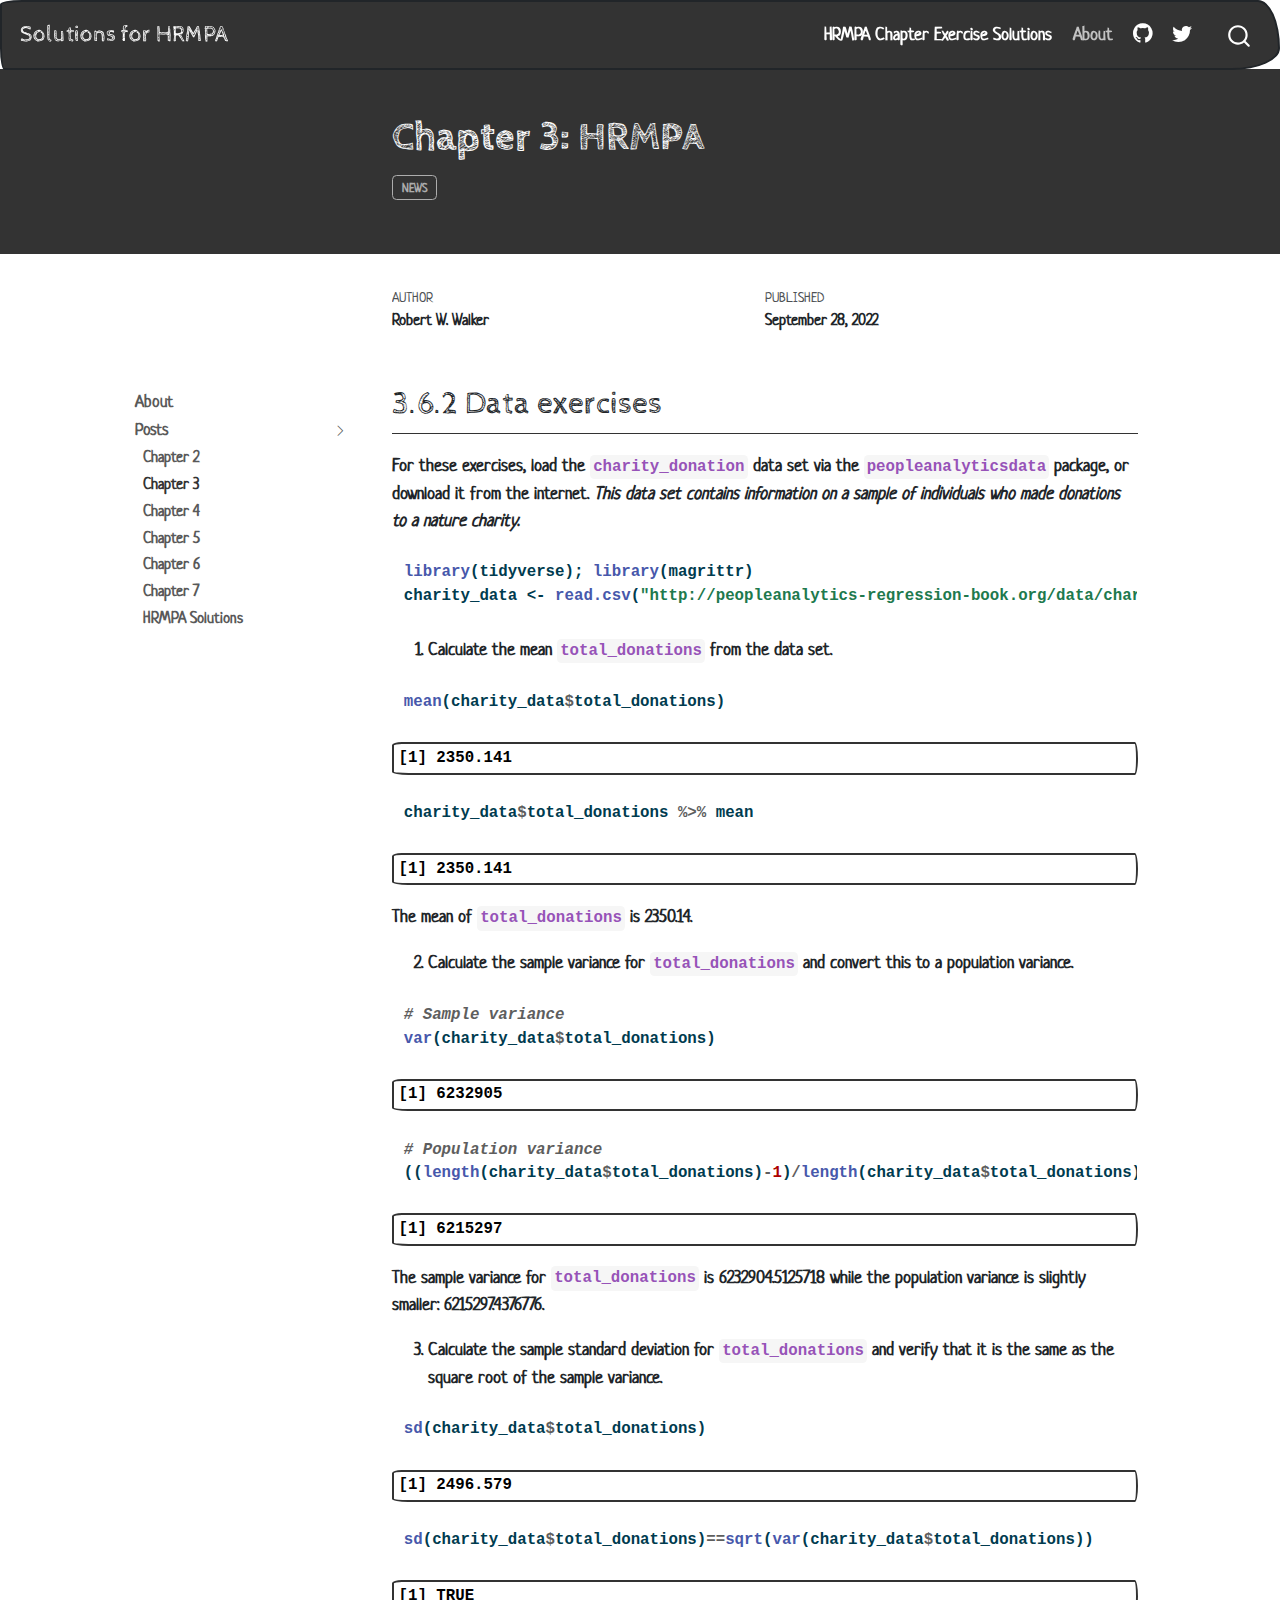
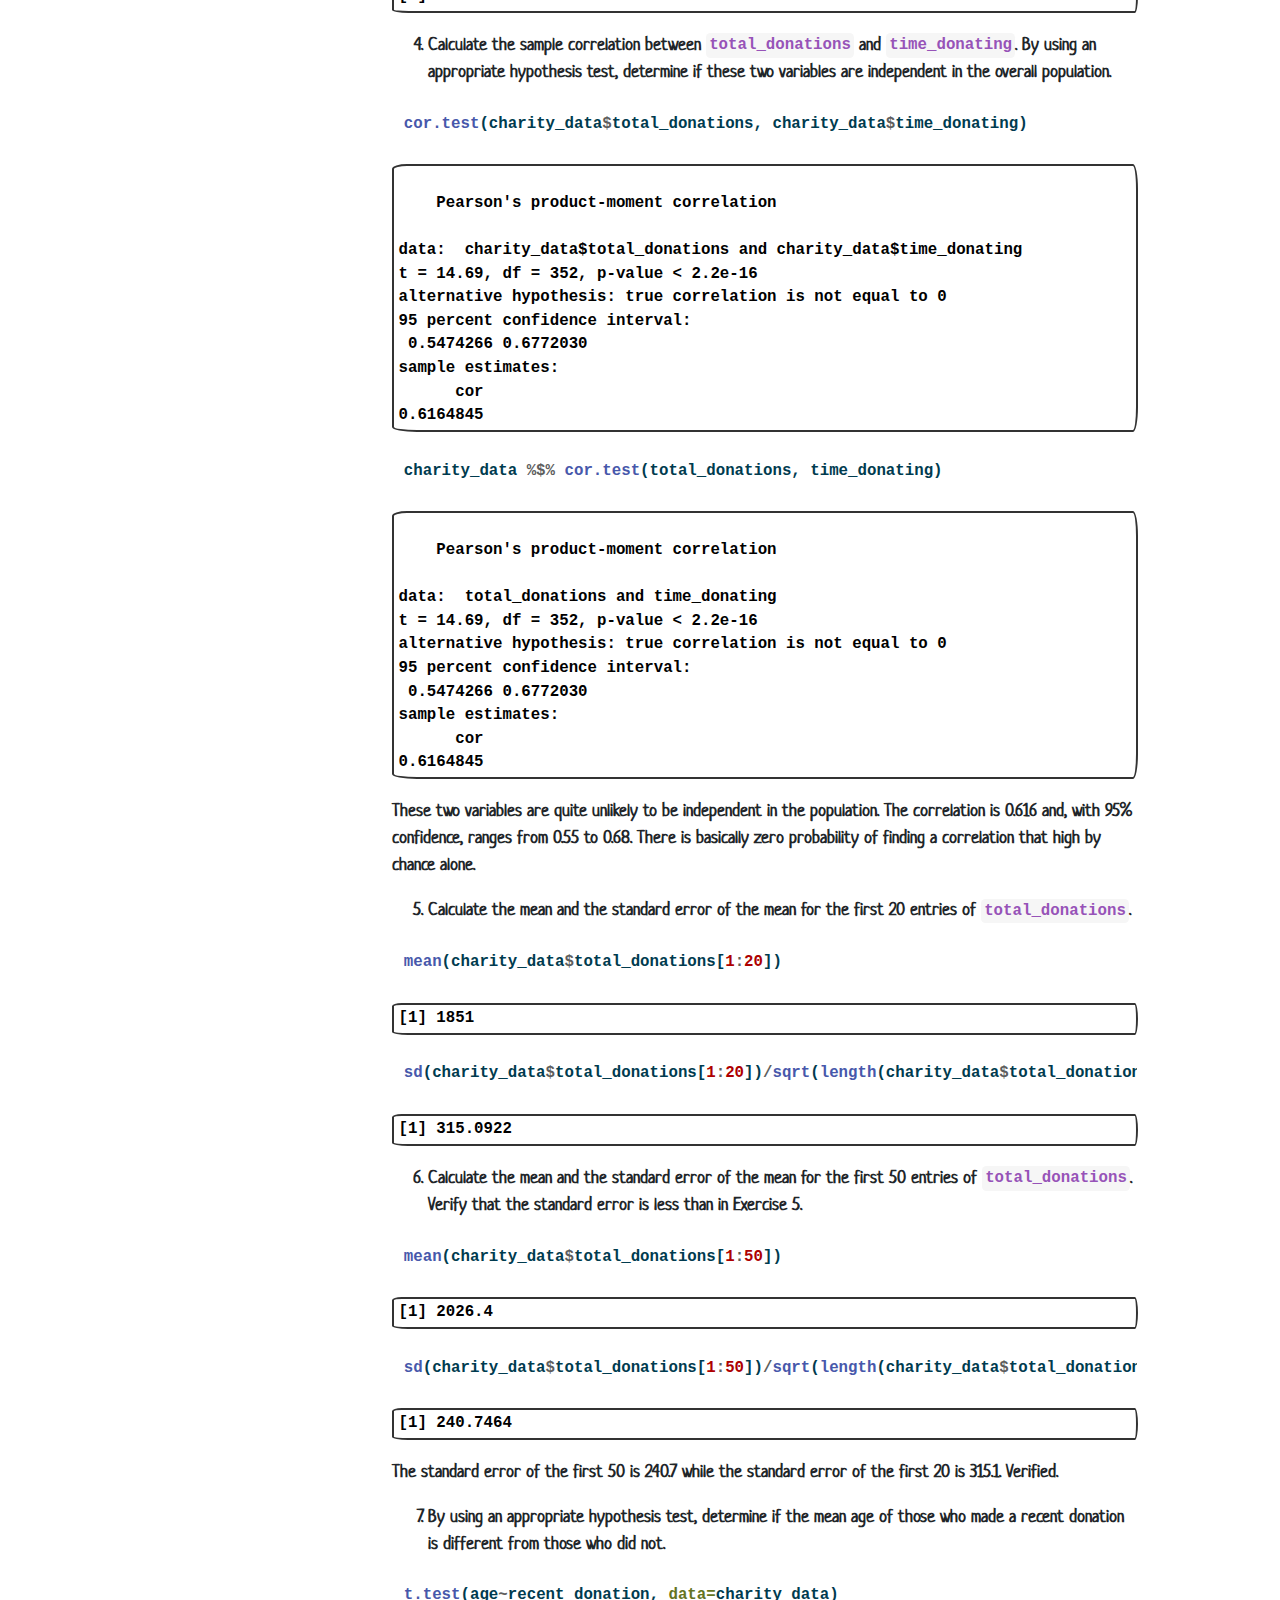
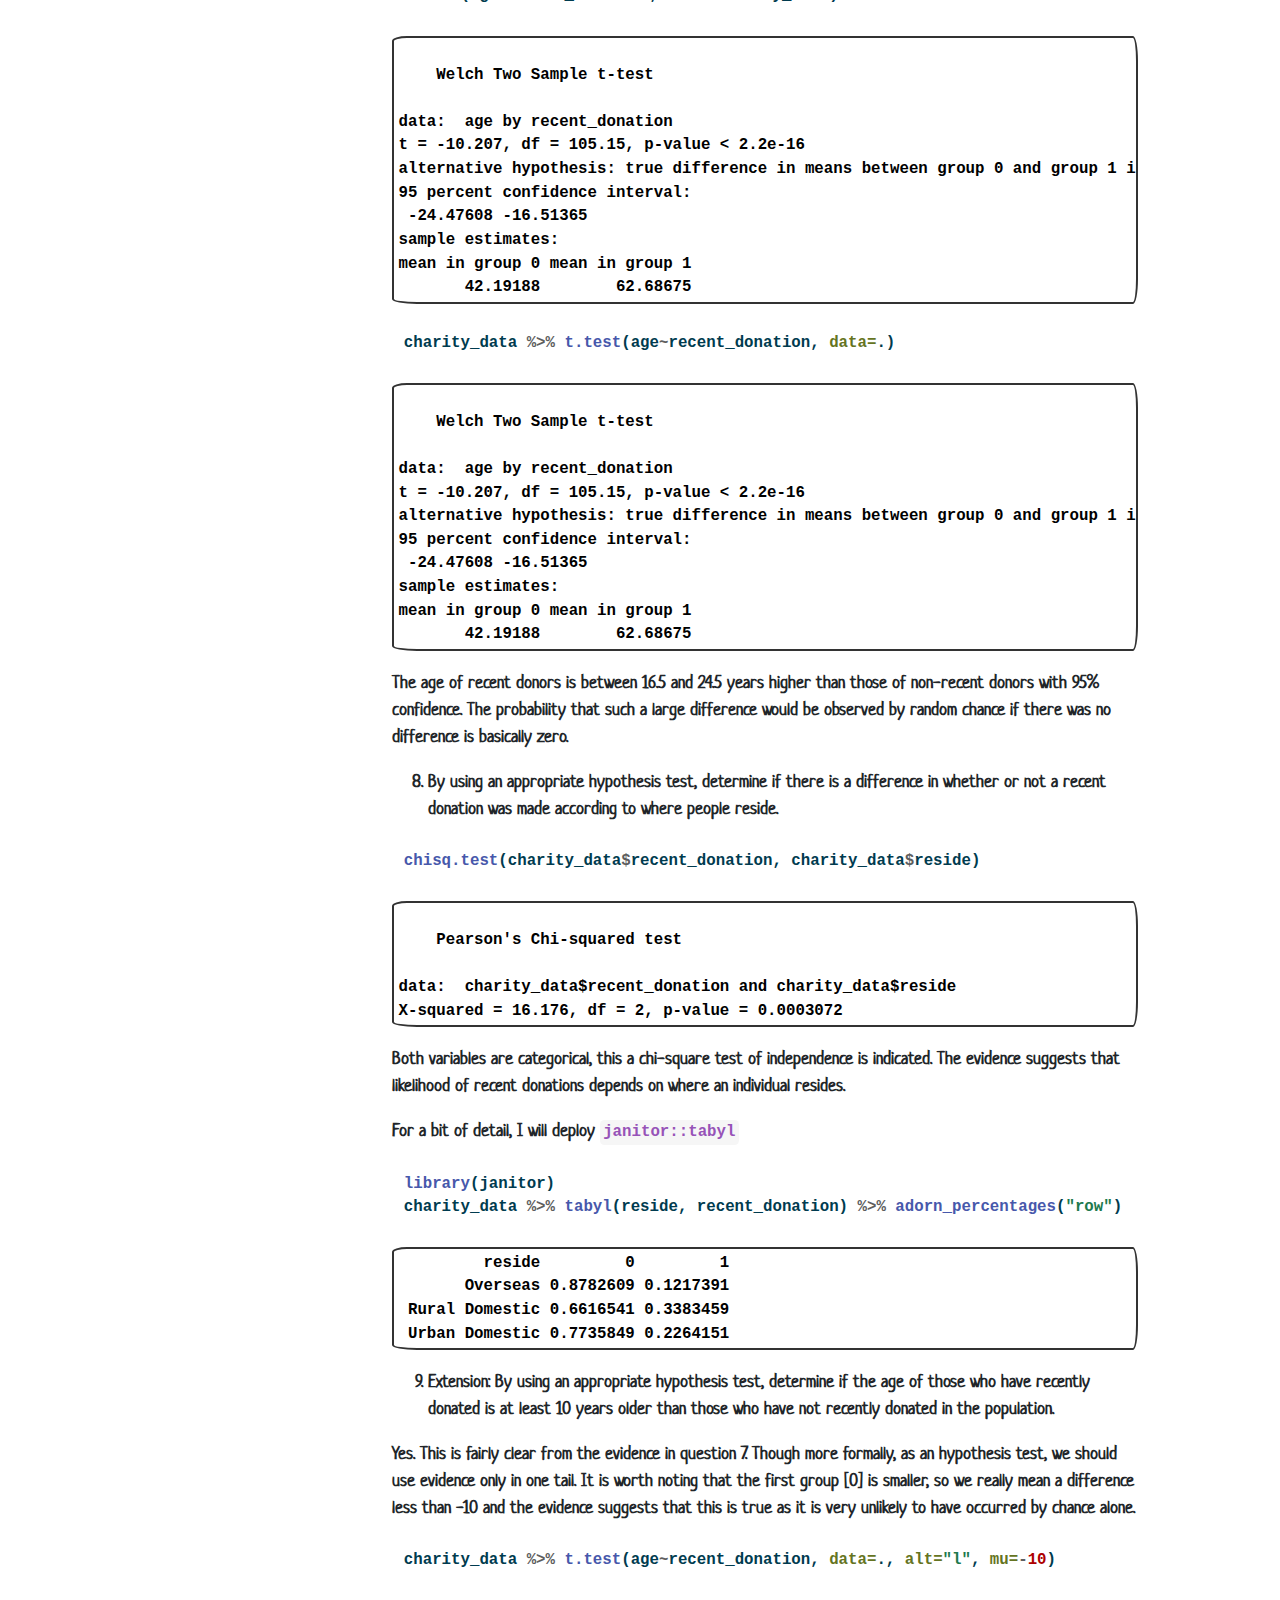
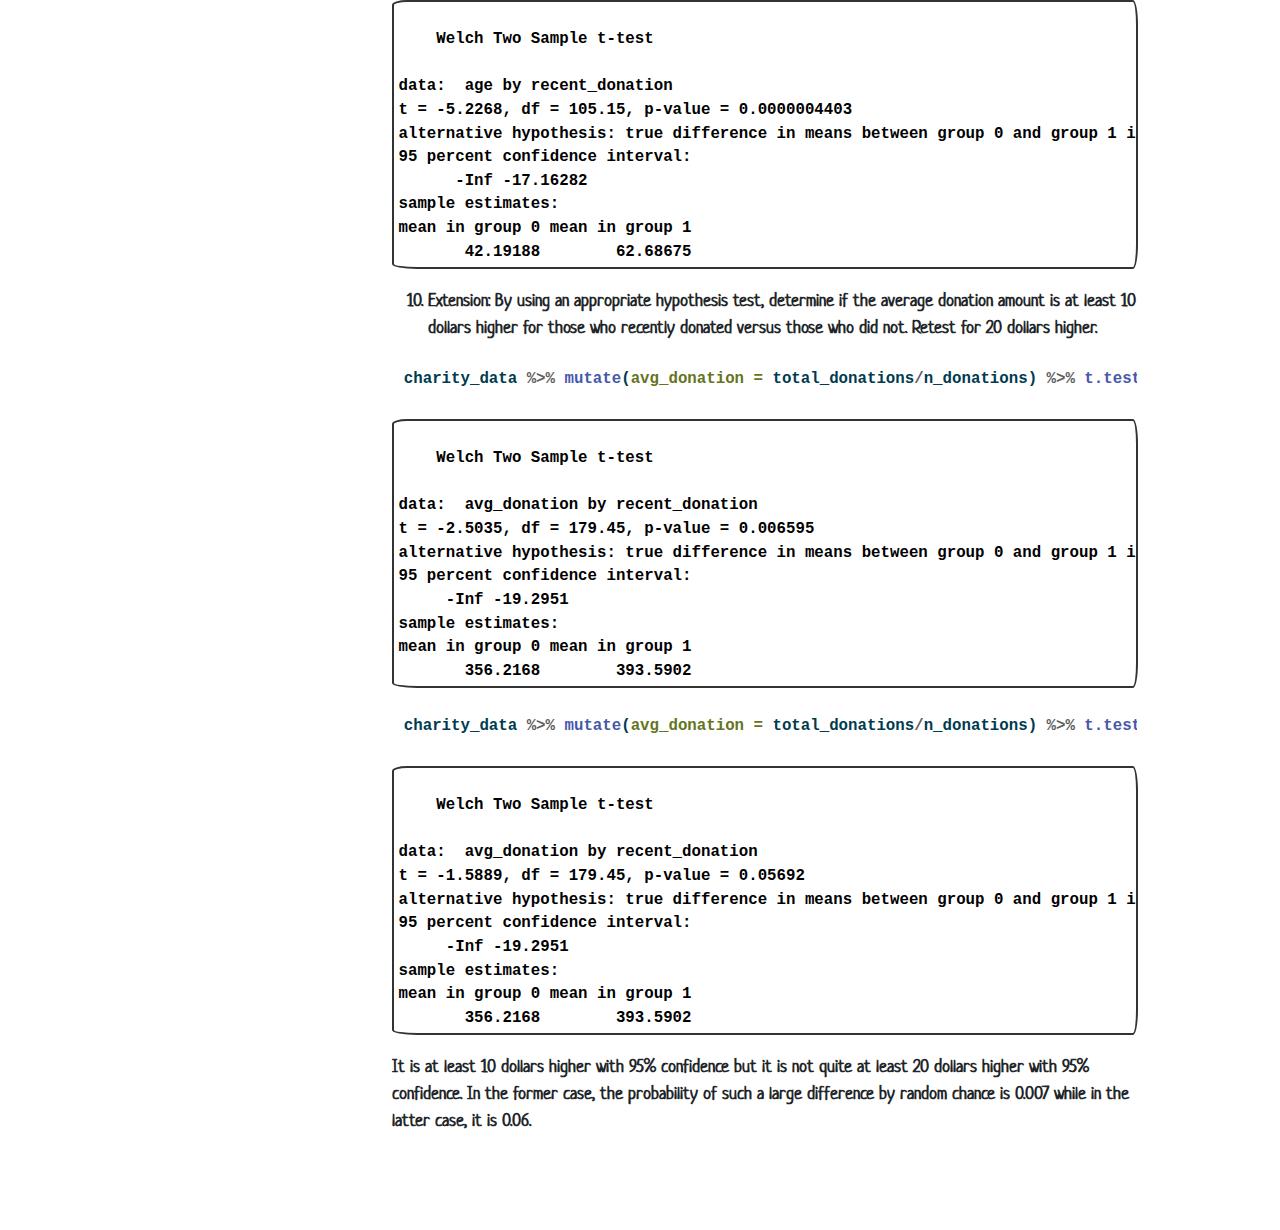
<file: docs/posts/chapter-3/index.html>
<!DOCTYPE html>
<html xmlns="http://www.w3.org/1999/xhtml" lang="en" xml:lang="en"><head>

<meta charset="utf-8">
<meta name="generator" content="quarto-1.2.167">

<meta name="viewport" content="width=device-width, initial-scale=1.0, user-scalable=yes">

<meta name="author" content="Robert W. Walker">
<meta name="dcterms.date" content="2022-09-28">

<title>Solutions for HRMPA - Chapter 3</title>
<style>
code{white-space: pre-wrap;}
span.smallcaps{font-variant: small-caps;}
div.columns{display: flex; gap: min(4vw, 1.5em);}
div.column{flex: auto; overflow-x: auto;}
div.hanging-indent{margin-left: 1.5em; text-indent: -1.5em;}
ul.task-list{list-style: none;}
ul.task-list li input[type="checkbox"] {
  width: 0.8em;
  margin: 0 0.8em 0.2em -1.6em;
  vertical-align: middle;
}
pre > code.sourceCode { white-space: pre; position: relative; }
pre > code.sourceCode > span { display: inline-block; line-height: 1.25; }
pre > code.sourceCode > span:empty { height: 1.2em; }
.sourceCode { overflow: visible; }
code.sourceCode > span { color: inherit; text-decoration: inherit; }
div.sourceCode { margin: 1em 0; }
pre.sourceCode { margin: 0; }
@media screen {
div.sourceCode { overflow: auto; }
}
@media print {
pre > code.sourceCode { white-space: pre-wrap; }
pre > code.sourceCode > span { text-indent: -5em; padding-left: 5em; }
}
pre.numberSource code
  { counter-reset: source-line 0; }
pre.numberSource code > span
  { position: relative; left: -4em; counter-increment: source-line; }
pre.numberSource code > span > a:first-child::before
  { content: counter(source-line);
    position: relative; left: -1em; text-align: right; vertical-align: baseline;
    border: none; display: inline-block;
    -webkit-touch-callout: none; -webkit-user-select: none;
    -khtml-user-select: none; -moz-user-select: none;
    -ms-user-select: none; user-select: none;
    padding: 0 4px; width: 4em;
    color: #aaaaaa;
  }
pre.numberSource { margin-left: 3em; border-left: 1px solid #aaaaaa;  padding-left: 4px; }
div.sourceCode
  {   }
@media screen {
pre > code.sourceCode > span > a:first-child::before { text-decoration: underline; }
}
code span.al { color: #ff0000; font-weight: bold; } /* Alert */
code span.an { color: #60a0b0; font-weight: bold; font-style: italic; } /* Annotation */
code span.at { color: #7d9029; } /* Attribute */
code span.bn { color: #40a070; } /* BaseN */
code span.bu { color: #008000; } /* BuiltIn */
code span.cf { color: #007020; font-weight: bold; } /* ControlFlow */
code span.ch { color: #4070a0; } /* Char */
code span.cn { color: #880000; } /* Constant */
code span.co { color: #60a0b0; font-style: italic; } /* Comment */
code span.cv { color: #60a0b0; font-weight: bold; font-style: italic; } /* CommentVar */
code span.do { color: #ba2121; font-style: italic; } /* Documentation */
code span.dt { color: #902000; } /* DataType */
code span.dv { color: #40a070; } /* DecVal */
code span.er { color: #ff0000; font-weight: bold; } /* Error */
code span.ex { } /* Extension */
code span.fl { color: #40a070; } /* Float */
code span.fu { color: #06287e; } /* Function */
code span.im { color: #008000; font-weight: bold; } /* Import */
code span.in { color: #60a0b0; font-weight: bold; font-style: italic; } /* Information */
code span.kw { color: #007020; font-weight: bold; } /* Keyword */
code span.op { color: #666666; } /* Operator */
code span.ot { color: #007020; } /* Other */
code span.pp { color: #bc7a00; } /* Preprocessor */
code span.sc { color: #4070a0; } /* SpecialChar */
code span.ss { color: #bb6688; } /* SpecialString */
code span.st { color: #4070a0; } /* String */
code span.va { color: #19177c; } /* Variable */
code span.vs { color: #4070a0; } /* VerbatimString */
code span.wa { color: #60a0b0; font-weight: bold; font-style: italic; } /* Warning */
</style>


<script src="../../site_libs/quarto-nav/quarto-nav.js"></script>
<script src="../../site_libs/quarto-nav/headroom.min.js"></script>
<script src="../../site_libs/clipboard/clipboard.min.js"></script>
<script src="../../site_libs/quarto-search/autocomplete.umd.js"></script>
<script src="../../site_libs/quarto-search/fuse.min.js"></script>
<script src="../../site_libs/quarto-search/quarto-search.js"></script>
<meta name="quarto:offset" content="../../">
<script src="../../site_libs/quarto-html/quarto.js"></script>
<script src="../../site_libs/quarto-html/popper.min.js"></script>
<script src="../../site_libs/quarto-html/tippy.umd.min.js"></script>
<script src="../../site_libs/quarto-html/anchor.min.js"></script>
<link href="../../site_libs/quarto-html/tippy.css" rel="stylesheet">
<link href="../../site_libs/quarto-html/quarto-syntax-highlighting.css" rel="stylesheet" id="quarto-text-highlighting-styles">
<script src="../../site_libs/bootstrap/bootstrap.min.js"></script>
<link href="../../site_libs/bootstrap/bootstrap-icons.css" rel="stylesheet">
<link href="../../site_libs/bootstrap/bootstrap.min.css" rel="stylesheet" id="quarto-bootstrap" data-mode="light">
<script id="quarto-search-options" type="application/json">{
  "location": "navbar",
  "copy-button": false,
  "collapse-after": 3,
  "panel-placement": "end",
  "type": "overlay",
  "limit": 20,
  "language": {
    "search-no-results-text": "No results",
    "search-matching-documents-text": "matching documents",
    "search-copy-link-title": "Copy link to search",
    "search-hide-matches-text": "Hide additional matches",
    "search-more-match-text": "more match in this document",
    "search-more-matches-text": "more matches in this document",
    "search-clear-button-title": "Clear",
    "search-detached-cancel-button-title": "Cancel",
    "search-submit-button-title": "Submit"
  }
}</script>


<meta name="twitter:title" content="Solutions for HRMPA - Chapter 3">
<meta name="twitter:description" content="For these exercises, load the charity_donation data set via the peopleanalyticsdata package, or download it from the internet.">
<meta name="twitter:creator" content="@PieRatio">
<meta name="twitter:card" content="summary">
</head>

<body class="nav-sidebar floating nav-fixed fullcontent">

<div id="quarto-search-results"></div>
  <header id="quarto-header" class="headroom fixed-top">
    <nav class="navbar navbar-expand-lg navbar-dark ">
      <div class="navbar-container container-fluid">
      <div class="navbar-brand-container">
    <a class="navbar-brand" href="../../index.html">
    <span class="navbar-title">Solutions for HRMPA</span>
    </a>
  </div>
          <button class="navbar-toggler" type="button" data-bs-toggle="collapse" data-bs-target="#navbarCollapse" aria-controls="navbarCollapse" aria-expanded="false" aria-label="Toggle navigation" onclick="if (window.quartoToggleHeadroom) { window.quartoToggleHeadroom(); }">
  <span class="navbar-toggler-icon"></span>
</button>
          <div class="collapse navbar-collapse" id="navbarCollapse">
            <ul class="navbar-nav navbar-nav-scroll ms-auto">
  <li class="nav-item">
    <a class="nav-link" href="../../index.html">
 <span class="menu-text">HRMPA Chapter Exercise Solutions</span></a>
  </li>  
  <li class="nav-item">
    <a class="nav-link active" href="../../about.html" aria-current="page">
 <span class="menu-text">About</span></a>
  </li>  
  <li class="nav-item compact">
    <a class="nav-link" href="https://github.com/robertwwalker/HRMPA"><i class="bi bi-github" role="img">
</i> 
 <span class="menu-text"></span></a>
  </li>  
  <li class="nav-item compact">
    <a class="nav-link" href="https://twitter.com/PieRatio"><i class="bi bi-twitter" role="img">
</i> 
 <span class="menu-text"></span></a>
  </li>  
</ul>
              <div id="quarto-search" class="" title="Search"></div>
          </div> <!-- /navcollapse -->
      </div> <!-- /container-fluid -->
    </nav>
  <nav class="quarto-secondary-nav" data-bs-toggle="collapse" data-bs-target="#quarto-sidebar" aria-controls="quarto-sidebar" aria-expanded="false" aria-label="Toggle sidebar navigation" onclick="if (window.quartoToggleHeadroom) { window.quartoToggleHeadroom(); }">
    <div class="container-fluid d-flex justify-content-between">
      <h1 class="quarto-secondary-nav-title">Chapter 3: HRMPA</h1>
      <button type="button" class="quarto-btn-toggle btn" aria-label="Show secondary navigation">
        <i class="bi bi-chevron-right"></i>
      </button>
    </div>
  </nav>
</header>
<!-- content -->
<header id="title-block-header" class="quarto-title-block default page-columns page-full">
  <div class="quarto-title-banner page-columns page-full">
    <div class="quarto-title column-body">
      <h1 class="title d-none d-lg-block">Chapter 3: HRMPA</h1>
                                <div class="quarto-categories">
                <div class="quarto-category">news</div>
              </div>
                  </div>
  </div>
    
  
  <div class="quarto-title-meta">

      <div>
      <div class="quarto-title-meta-heading">Author</div>
      <div class="quarto-title-meta-contents">
               <p>Robert W. Walker </p>
            </div>
    </div>
      
      <div>
      <div class="quarto-title-meta-heading">Published</div>
      <div class="quarto-title-meta-contents">
        <p class="date">September 28, 2022</p>
      </div>
    </div>
    
      
    </div>
    
  
  </header><div id="quarto-content" class="quarto-container page-columns page-rows-contents page-layout-article page-navbar">
<!-- sidebar -->
  <nav id="quarto-sidebar" class="sidebar collapse sidebar-navigation floating overflow-auto">
    <div class="sidebar-menu-container"> 
    <ul class="list-unstyled mt-1">
        <li class="sidebar-item">
  <div class="sidebar-item-container"> 
  <a href="../../about.html" class="sidebar-item-text sidebar-link">About</a>
  </div>
</li>
        <li class="sidebar-item sidebar-item-section">
      <div class="sidebar-item-container"> 
            <a class="sidebar-item-text sidebar-link text-start" data-bs-toggle="collapse" data-bs-target="#quarto-sidebar-section-1" aria-expanded="true">Posts</a>
          <a class="sidebar-item-toggle text-start" data-bs-toggle="collapse" data-bs-target="#quarto-sidebar-section-1" aria-expanded="true">
            <i class="bi bi-chevron-right ms-2"></i>
          </a> 
      </div>
      <ul id="quarto-sidebar-section-1" class="collapse list-unstyled sidebar-section depth1 show">  
          <li class="sidebar-item">
  <div class="sidebar-item-container"> 
  <a href="../../posts/chapter-2/index.html" class="sidebar-item-text sidebar-link">Chapter 2</a>
  </div>
</li>
          <li class="sidebar-item">
  <div class="sidebar-item-container"> 
  <a href="../../posts/chapter-3/index.html" class="sidebar-item-text sidebar-link active">Chapter 3</a>
  </div>
</li>
          <li class="sidebar-item">
  <div class="sidebar-item-container"> 
  <a href="../../posts/chapter-4/index.html" class="sidebar-item-text sidebar-link">Chapter 4</a>
  </div>
</li>
          <li class="sidebar-item">
  <div class="sidebar-item-container"> 
  <a href="../../posts/chapter-5/index.html" class="sidebar-item-text sidebar-link">Chapter 5</a>
  </div>
</li>
          <li class="sidebar-item">
  <div class="sidebar-item-container"> 
  <a href="../../posts/chapter-6/index.html" class="sidebar-item-text sidebar-link">Chapter 6</a>
  </div>
</li>
          <li class="sidebar-item">
  <div class="sidebar-item-container"> 
  <a href="../../posts/chapter-7/index.html" class="sidebar-item-text sidebar-link">Chapter 7</a>
  </div>
</li>
          <li class="sidebar-item">
  <div class="sidebar-item-container"> 
  <a href="../../posts/welcome/index.html" class="sidebar-item-text sidebar-link">HRMPA Solutions</a>
  </div>
</li>
      </ul>
  </li>
    </ul>
    </div>
</nav>
<!-- margin-sidebar -->
    
<!-- main -->
<main class="content quarto-banner-title-block" id="quarto-document-content">




<section id="data-exercises" class="level2">
<h2 class="anchored" data-anchor-id="data-exercises">3.6.2 Data exercises</h2>
<p>For these exercises, load the <code>charity_donation</code> data set via the <code>peopleanalyticsdata</code> package, or download it from the internet. <em>This data set contains information on a sample of individuals who made donations to a nature charity.</em></p>
<div class="cell">
<div class="sourceCode cell-code" id="cb1"><pre class="sourceCode r code-with-copy"><code class="sourceCode r"><span id="cb1-1"><a href="#cb1-1" aria-hidden="true" tabindex="-1"></a><span class="fu">library</span>(tidyverse); <span class="fu">library</span>(magrittr)</span>
<span id="cb1-2"><a href="#cb1-2" aria-hidden="true" tabindex="-1"></a>charity_data <span class="ot">&lt;-</span> <span class="fu">read.csv</span>(<span class="st">"http://peopleanalytics-regression-book.org/data/charity_donation.csv"</span>)</span></code><button title="Copy to Clipboard" class="code-copy-button"><i class="bi"></i></button></pre></div>
</div>
<ol type="1">
<li>Calculate the mean <code>total_donations</code> from the data set.</li>
</ol>
<div class="cell">
<div class="sourceCode cell-code" id="cb2"><pre class="sourceCode r code-with-copy"><code class="sourceCode r"><span id="cb2-1"><a href="#cb2-1" aria-hidden="true" tabindex="-1"></a><span class="fu">mean</span>(charity_data<span class="sc">$</span>total_donations)</span></code><button title="Copy to Clipboard" class="code-copy-button"><i class="bi"></i></button></pre></div>
<div class="cell-output cell-output-stdout">
<pre><code>[1] 2350.141</code></pre>
</div>
<div class="sourceCode cell-code" id="cb4"><pre class="sourceCode r code-with-copy"><code class="sourceCode r"><span id="cb4-1"><a href="#cb4-1" aria-hidden="true" tabindex="-1"></a>charity_data<span class="sc">$</span>total_donations <span class="sc">%&gt;%</span> mean</span></code><button title="Copy to Clipboard" class="code-copy-button"><i class="bi"></i></button></pre></div>
<div class="cell-output cell-output-stdout">
<pre><code>[1] 2350.141</code></pre>
</div>
</div>
<p><strong>The mean of <code>total_donations</code> is 2350.14.</strong></p>
<ol start="2" type="1">
<li>Calculate the sample variance for <code>total_donations</code> and convert this to a population variance.</li>
</ol>
<div class="cell">
<div class="sourceCode cell-code" id="cb6"><pre class="sourceCode r code-with-copy"><code class="sourceCode r"><span id="cb6-1"><a href="#cb6-1" aria-hidden="true" tabindex="-1"></a><span class="co"># Sample variance</span></span>
<span id="cb6-2"><a href="#cb6-2" aria-hidden="true" tabindex="-1"></a><span class="fu">var</span>(charity_data<span class="sc">$</span>total_donations)</span></code><button title="Copy to Clipboard" class="code-copy-button"><i class="bi"></i></button></pre></div>
<div class="cell-output cell-output-stdout">
<pre><code>[1] 6232905</code></pre>
</div>
<div class="sourceCode cell-code" id="cb8"><pre class="sourceCode r code-with-copy"><code class="sourceCode r"><span id="cb8-1"><a href="#cb8-1" aria-hidden="true" tabindex="-1"></a><span class="co"># Population variance</span></span>
<span id="cb8-2"><a href="#cb8-2" aria-hidden="true" tabindex="-1"></a>((<span class="fu">length</span>(charity_data<span class="sc">$</span>total_donations)<span class="sc">-</span><span class="dv">1</span>)<span class="sc">/</span><span class="fu">length</span>(charity_data<span class="sc">$</span>total_donations))<span class="sc">*</span><span class="fu">var</span>(charity_data<span class="sc">$</span>total_donations)</span></code><button title="Copy to Clipboard" class="code-copy-button"><i class="bi"></i></button></pre></div>
<div class="cell-output cell-output-stdout">
<pre><code>[1] 6215297</code></pre>
</div>
</div>
<p><strong>The sample variance for <code>total_donations</code> is 6232904.5125718 while the population variance is slightly smaller: 6215297.4376776.</strong></p>
<ol start="3" type="1">
<li>Calculate the sample standard deviation for <code>total_donations</code> and verify that it is the same as the square root of the sample variance.</li>
</ol>
<div class="cell">
<div class="sourceCode cell-code" id="cb10"><pre class="sourceCode r code-with-copy"><code class="sourceCode r"><span id="cb10-1"><a href="#cb10-1" aria-hidden="true" tabindex="-1"></a><span class="fu">sd</span>(charity_data<span class="sc">$</span>total_donations)</span></code><button title="Copy to Clipboard" class="code-copy-button"><i class="bi"></i></button></pre></div>
<div class="cell-output cell-output-stdout">
<pre><code>[1] 2496.579</code></pre>
</div>
<div class="sourceCode cell-code" id="cb12"><pre class="sourceCode r code-with-copy"><code class="sourceCode r"><span id="cb12-1"><a href="#cb12-1" aria-hidden="true" tabindex="-1"></a><span class="fu">sd</span>(charity_data<span class="sc">$</span>total_donations)<span class="sc">==</span><span class="fu">sqrt</span>(<span class="fu">var</span>(charity_data<span class="sc">$</span>total_donations))</span></code><button title="Copy to Clipboard" class="code-copy-button"><i class="bi"></i></button></pre></div>
<div class="cell-output cell-output-stdout">
<pre><code>[1] TRUE</code></pre>
</div>
</div>
<ol start="4" type="1">
<li>Calculate the sample correlation between <code>total_donations</code> and <code>time_donating</code>. By using an appropriate hypothesis test, determine if these two variables are independent in the overall population.</li>
</ol>
<div class="cell">
<div class="sourceCode cell-code" id="cb14"><pre class="sourceCode r code-with-copy"><code class="sourceCode r"><span id="cb14-1"><a href="#cb14-1" aria-hidden="true" tabindex="-1"></a><span class="fu">cor.test</span>(charity_data<span class="sc">$</span>total_donations, charity_data<span class="sc">$</span>time_donating)</span></code><button title="Copy to Clipboard" class="code-copy-button"><i class="bi"></i></button></pre></div>
<div class="cell-output cell-output-stdout">
<pre><code>
    Pearson's product-moment correlation

data:  charity_data$total_donations and charity_data$time_donating
t = 14.69, df = 352, p-value &lt; 2.2e-16
alternative hypothesis: true correlation is not equal to 0
95 percent confidence interval:
 0.5474266 0.6772030
sample estimates:
      cor 
0.6164845 </code></pre>
</div>
<div class="sourceCode cell-code" id="cb16"><pre class="sourceCode r code-with-copy"><code class="sourceCode r"><span id="cb16-1"><a href="#cb16-1" aria-hidden="true" tabindex="-1"></a>charity_data <span class="sc">%$%</span> <span class="fu">cor.test</span>(total_donations, time_donating)</span></code><button title="Copy to Clipboard" class="code-copy-button"><i class="bi"></i></button></pre></div>
<div class="cell-output cell-output-stdout">
<pre><code>
    Pearson's product-moment correlation

data:  total_donations and time_donating
t = 14.69, df = 352, p-value &lt; 2.2e-16
alternative hypothesis: true correlation is not equal to 0
95 percent confidence interval:
 0.5474266 0.6772030
sample estimates:
      cor 
0.6164845 </code></pre>
</div>
</div>
<p><strong>These two variables are quite unlikely to be independent in the population. The correlation is 0.616 and, with 95% confidence, ranges from 0.55 to 0.68. There is basically zero probability of finding a correlation that high by chance alone.</strong></p>
<ol start="5" type="1">
<li>Calculate the mean and the standard error of the mean for the first 20 entries of <code>total_donations</code>.</li>
</ol>
<div class="cell">
<div class="sourceCode cell-code" id="cb18"><pre class="sourceCode r code-with-copy"><code class="sourceCode r"><span id="cb18-1"><a href="#cb18-1" aria-hidden="true" tabindex="-1"></a><span class="fu">mean</span>(charity_data<span class="sc">$</span>total_donations[<span class="dv">1</span><span class="sc">:</span><span class="dv">20</span>])</span></code><button title="Copy to Clipboard" class="code-copy-button"><i class="bi"></i></button></pre></div>
<div class="cell-output cell-output-stdout">
<pre><code>[1] 1851</code></pre>
</div>
<div class="sourceCode cell-code" id="cb20"><pre class="sourceCode r code-with-copy"><code class="sourceCode r"><span id="cb20-1"><a href="#cb20-1" aria-hidden="true" tabindex="-1"></a><span class="fu">sd</span>(charity_data<span class="sc">$</span>total_donations[<span class="dv">1</span><span class="sc">:</span><span class="dv">20</span>])<span class="sc">/</span><span class="fu">sqrt</span>(<span class="fu">length</span>(charity_data<span class="sc">$</span>total_donations[<span class="dv">1</span><span class="sc">:</span><span class="dv">20</span>]))</span></code><button title="Copy to Clipboard" class="code-copy-button"><i class="bi"></i></button></pre></div>
<div class="cell-output cell-output-stdout">
<pre><code>[1] 315.0922</code></pre>
</div>
</div>
<ol start="6" type="1">
<li>Calculate the mean and the standard error of the mean for the first 50 entries of <code>total_donations</code>. Verify that the standard error is less than in Exercise 5.</li>
</ol>
<div class="cell">
<div class="sourceCode cell-code" id="cb22"><pre class="sourceCode r code-with-copy"><code class="sourceCode r"><span id="cb22-1"><a href="#cb22-1" aria-hidden="true" tabindex="-1"></a><span class="fu">mean</span>(charity_data<span class="sc">$</span>total_donations[<span class="dv">1</span><span class="sc">:</span><span class="dv">50</span>])</span></code><button title="Copy to Clipboard" class="code-copy-button"><i class="bi"></i></button></pre></div>
<div class="cell-output cell-output-stdout">
<pre><code>[1] 2026.4</code></pre>
</div>
<div class="sourceCode cell-code" id="cb24"><pre class="sourceCode r code-with-copy"><code class="sourceCode r"><span id="cb24-1"><a href="#cb24-1" aria-hidden="true" tabindex="-1"></a><span class="fu">sd</span>(charity_data<span class="sc">$</span>total_donations[<span class="dv">1</span><span class="sc">:</span><span class="dv">50</span>])<span class="sc">/</span><span class="fu">sqrt</span>(<span class="fu">length</span>(charity_data<span class="sc">$</span>total_donations[<span class="dv">1</span><span class="sc">:</span><span class="dv">50</span>]))</span></code><button title="Copy to Clipboard" class="code-copy-button"><i class="bi"></i></button></pre></div>
<div class="cell-output cell-output-stdout">
<pre><code>[1] 240.7464</code></pre>
</div>
</div>
<p><strong>The standard error of the first 50 is 240.7 while the standard error of the first 20 is 315.1. Verified.</strong></p>
<ol start="7" type="1">
<li>By using an appropriate hypothesis test, determine if the mean age of those who made a recent donation is different from those who did not.</li>
</ol>
<div class="cell">
<div class="sourceCode cell-code" id="cb26"><pre class="sourceCode r code-with-copy"><code class="sourceCode r"><span id="cb26-1"><a href="#cb26-1" aria-hidden="true" tabindex="-1"></a><span class="fu">t.test</span>(age<span class="sc">~</span>recent_donation, <span class="at">data=</span>charity_data)</span></code><button title="Copy to Clipboard" class="code-copy-button"><i class="bi"></i></button></pre></div>
<div class="cell-output cell-output-stdout">
<pre><code>
    Welch Two Sample t-test

data:  age by recent_donation
t = -10.207, df = 105.15, p-value &lt; 2.2e-16
alternative hypothesis: true difference in means between group 0 and group 1 is not equal to 0
95 percent confidence interval:
 -24.47608 -16.51365
sample estimates:
mean in group 0 mean in group 1 
       42.19188        62.68675 </code></pre>
</div>
<div class="sourceCode cell-code" id="cb28"><pre class="sourceCode r code-with-copy"><code class="sourceCode r"><span id="cb28-1"><a href="#cb28-1" aria-hidden="true" tabindex="-1"></a>charity_data <span class="sc">%&gt;%</span> <span class="fu">t.test</span>(age<span class="sc">~</span>recent_donation, <span class="at">data=</span>.)</span></code><button title="Copy to Clipboard" class="code-copy-button"><i class="bi"></i></button></pre></div>
<div class="cell-output cell-output-stdout">
<pre><code>
    Welch Two Sample t-test

data:  age by recent_donation
t = -10.207, df = 105.15, p-value &lt; 2.2e-16
alternative hypothesis: true difference in means between group 0 and group 1 is not equal to 0
95 percent confidence interval:
 -24.47608 -16.51365
sample estimates:
mean in group 0 mean in group 1 
       42.19188        62.68675 </code></pre>
</div>
</div>
<p><strong>The age of recent donors is between 16.5 and 24.5 years higher than those of non-recent donors with 95% confidence. The probability that such a large difference would be observed by random chance if there was no difference is basically zero.</strong></p>
<ol start="8" type="1">
<li>By using an appropriate hypothesis test, determine if there is a difference in whether or not a recent donation was made according to where people reside.</li>
</ol>
<div class="cell">
<div class="sourceCode cell-code" id="cb30"><pre class="sourceCode r code-with-copy"><code class="sourceCode r"><span id="cb30-1"><a href="#cb30-1" aria-hidden="true" tabindex="-1"></a><span class="fu">chisq.test</span>(charity_data<span class="sc">$</span>recent_donation, charity_data<span class="sc">$</span>reside)</span></code><button title="Copy to Clipboard" class="code-copy-button"><i class="bi"></i></button></pre></div>
<div class="cell-output cell-output-stdout">
<pre><code>
    Pearson's Chi-squared test

data:  charity_data$recent_donation and charity_data$reside
X-squared = 16.176, df = 2, p-value = 0.0003072</code></pre>
</div>
</div>
<p><strong>Both variables are categorical, this a chi-square test of independence is indicated. The evidence suggests that likelihood of recent donations depends on where an individual resides.</strong></p>
<p>For a bit of detail, I will deploy <code>janitor::tabyl</code></p>
<div class="cell">
<div class="sourceCode cell-code" id="cb32"><pre class="sourceCode r code-with-copy"><code class="sourceCode r"><span id="cb32-1"><a href="#cb32-1" aria-hidden="true" tabindex="-1"></a><span class="fu">library</span>(janitor)</span>
<span id="cb32-2"><a href="#cb32-2" aria-hidden="true" tabindex="-1"></a>charity_data <span class="sc">%&gt;%</span> <span class="fu">tabyl</span>(reside, recent_donation) <span class="sc">%&gt;%</span> <span class="fu">adorn_percentages</span>(<span class="st">"row"</span>)</span></code><button title="Copy to Clipboard" class="code-copy-button"><i class="bi"></i></button></pre></div>
<div class="cell-output cell-output-stdout">
<pre><code>         reside         0         1
       Overseas 0.8782609 0.1217391
 Rural Domestic 0.6616541 0.3383459
 Urban Domestic 0.7735849 0.2264151</code></pre>
</div>
</div>
<ol start="9" type="1">
<li><strong>Extension</strong>: By using an appropriate hypothesis test, determine if the age of those who have recently donated is at least 10 years older than those who have not recently donated in the population.</li>
</ol>
<p><strong>Yes. This is fairly clear from the evidence in question 7. Though more formally, as an hypothesis test, we should use evidence only in one tail. It is worth noting that the first group [0] is smaller, so we really mean a difference less than -10 and the evidence suggests that this is true as it is very unlikely to have occurred by chance alone.</strong></p>
<div class="cell">
<div class="sourceCode cell-code" id="cb34"><pre class="sourceCode r code-with-copy"><code class="sourceCode r"><span id="cb34-1"><a href="#cb34-1" aria-hidden="true" tabindex="-1"></a>charity_data <span class="sc">%&gt;%</span> <span class="fu">t.test</span>(age<span class="sc">~</span>recent_donation, <span class="at">data=</span>., <span class="at">alt=</span><span class="st">"l"</span>, <span class="at">mu=</span><span class="sc">-</span><span class="dv">10</span>)</span></code><button title="Copy to Clipboard" class="code-copy-button"><i class="bi"></i></button></pre></div>
<div class="cell-output cell-output-stdout">
<pre><code>
    Welch Two Sample t-test

data:  age by recent_donation
t = -5.2268, df = 105.15, p-value = 0.0000004403
alternative hypothesis: true difference in means between group 0 and group 1 is less than -10
95 percent confidence interval:
      -Inf -17.16282
sample estimates:
mean in group 0 mean in group 1 
       42.19188        62.68675 </code></pre>
</div>
</div>
<ol start="10" type="1">
<li><strong>Extension</strong>: By using an appropriate hypothesis test, determine if the average donation amount is at least 10 dollars higher for those who recently donated versus those who did not. Retest for 20 dollars higher.</li>
</ol>
<div class="cell">
<div class="sourceCode cell-code" id="cb36"><pre class="sourceCode r code-with-copy"><code class="sourceCode r"><span id="cb36-1"><a href="#cb36-1" aria-hidden="true" tabindex="-1"></a>charity_data <span class="sc">%&gt;%</span> <span class="fu">mutate</span>(<span class="at">avg_donation =</span> total_donations<span class="sc">/</span>n_donations) <span class="sc">%&gt;%</span> <span class="fu">t.test</span>(avg_donation<span class="sc">~</span>recent_donation, <span class="at">data=</span>., <span class="at">mu=</span><span class="sc">-</span><span class="dv">10</span>, <span class="at">alt=</span><span class="st">"l"</span>)</span></code><button title="Copy to Clipboard" class="code-copy-button"><i class="bi"></i></button></pre></div>
<div class="cell-output cell-output-stdout">
<pre><code>
    Welch Two Sample t-test

data:  avg_donation by recent_donation
t = -2.5035, df = 179.45, p-value = 0.006595
alternative hypothesis: true difference in means between group 0 and group 1 is less than -10
95 percent confidence interval:
     -Inf -19.2951
sample estimates:
mean in group 0 mean in group 1 
       356.2168        393.5902 </code></pre>
</div>
<div class="sourceCode cell-code" id="cb38"><pre class="sourceCode r code-with-copy"><code class="sourceCode r"><span id="cb38-1"><a href="#cb38-1" aria-hidden="true" tabindex="-1"></a>charity_data <span class="sc">%&gt;%</span> <span class="fu">mutate</span>(<span class="at">avg_donation =</span> total_donations<span class="sc">/</span>n_donations) <span class="sc">%&gt;%</span> <span class="fu">t.test</span>(avg_donation<span class="sc">~</span>recent_donation, <span class="at">data=</span>., <span class="at">mu=</span><span class="sc">-</span><span class="dv">20</span>, <span class="at">alt=</span><span class="st">"l"</span>)</span></code><button title="Copy to Clipboard" class="code-copy-button"><i class="bi"></i></button></pre></div>
<div class="cell-output cell-output-stdout">
<pre><code>
    Welch Two Sample t-test

data:  avg_donation by recent_donation
t = -1.5889, df = 179.45, p-value = 0.05692
alternative hypothesis: true difference in means between group 0 and group 1 is less than -20
95 percent confidence interval:
     -Inf -19.2951
sample estimates:
mean in group 0 mean in group 1 
       356.2168        393.5902 </code></pre>
</div>
</div>
<p><strong>It is at least 10 dollars higher with 95% confidence but it is not quite at least 20 dollars higher with 95% confidence. In the former case, the probability of such a large difference by random chance is 0.007 while in the latter case, it is 0.06.</strong></p>


</section>

</main> <!-- /main -->
<script id="quarto-html-after-body" type="application/javascript">
window.document.addEventListener("DOMContentLoaded", function (event) {
  const toggleBodyColorMode = (bsSheetEl) => {
    const mode = bsSheetEl.getAttribute("data-mode");
    const bodyEl = window.document.querySelector("body");
    if (mode === "dark") {
      bodyEl.classList.add("quarto-dark");
      bodyEl.classList.remove("quarto-light");
    } else {
      bodyEl.classList.add("quarto-light");
      bodyEl.classList.remove("quarto-dark");
    }
  }
  const toggleBodyColorPrimary = () => {
    const bsSheetEl = window.document.querySelector("link#quarto-bootstrap");
    if (bsSheetEl) {
      toggleBodyColorMode(bsSheetEl);
    }
  }
  toggleBodyColorPrimary();  
  const icon = "";
  const anchorJS = new window.AnchorJS();
  anchorJS.options = {
    placement: 'right',
    icon: icon
  };
  anchorJS.add('.anchored');
  const clipboard = new window.ClipboardJS('.code-copy-button', {
    target: function(trigger) {
      return trigger.previousElementSibling;
    }
  });
  clipboard.on('success', function(e) {
    // button target
    const button = e.trigger;
    // don't keep focus
    button.blur();
    // flash "checked"
    button.classList.add('code-copy-button-checked');
    var currentTitle = button.getAttribute("title");
    button.setAttribute("title", "Copied!");
    let tooltip;
    if (window.bootstrap) {
      button.setAttribute("data-bs-toggle", "tooltip");
      button.setAttribute("data-bs-placement", "left");
      button.setAttribute("data-bs-title", "Copied!");
      tooltip = new bootstrap.Tooltip(button, 
        { trigger: "manual", 
          customClass: "code-copy-button-tooltip",
          offset: [0, -8]});
      tooltip.show();    
    }
    setTimeout(function() {
      if (tooltip) {
        tooltip.hide();
        button.removeAttribute("data-bs-title");
        button.removeAttribute("data-bs-toggle");
        button.removeAttribute("data-bs-placement");
      }
      button.setAttribute("title", currentTitle);
      button.classList.remove('code-copy-button-checked');
    }, 1000);
    // clear code selection
    e.clearSelection();
  });
  function tippyHover(el, contentFn) {
    const config = {
      allowHTML: true,
      content: contentFn,
      maxWidth: 500,
      delay: 100,
      arrow: false,
      appendTo: function(el) {
          return el.parentElement;
      },
      interactive: true,
      interactiveBorder: 10,
      theme: 'quarto',
      placement: 'bottom-start'
    };
    window.tippy(el, config); 
  }
  const noterefs = window.document.querySelectorAll('a[role="doc-noteref"]');
  for (var i=0; i<noterefs.length; i++) {
    const ref = noterefs[i];
    tippyHover(ref, function() {
      // use id or data attribute instead here
      let href = ref.getAttribute('data-footnote-href') || ref.getAttribute('href');
      try { href = new URL(href).hash; } catch {}
      const id = href.replace(/^#\/?/, "");
      const note = window.document.getElementById(id);
      return note.innerHTML;
    });
  }
  const findCites = (el) => {
    const parentEl = el.parentElement;
    if (parentEl) {
      const cites = parentEl.dataset.cites;
      if (cites) {
        return {
          el,
          cites: cites.split(' ')
        };
      } else {
        return findCites(el.parentElement)
      }
    } else {
      return undefined;
    }
  };
  var bibliorefs = window.document.querySelectorAll('a[role="doc-biblioref"]');
  for (var i=0; i<bibliorefs.length; i++) {
    const ref = bibliorefs[i];
    const citeInfo = findCites(ref);
    if (citeInfo) {
      tippyHover(citeInfo.el, function() {
        var popup = window.document.createElement('div');
        citeInfo.cites.forEach(function(cite) {
          var citeDiv = window.document.createElement('div');
          citeDiv.classList.add('hanging-indent');
          citeDiv.classList.add('csl-entry');
          var biblioDiv = window.document.getElementById('ref-' + cite);
          if (biblioDiv) {
            citeDiv.innerHTML = biblioDiv.innerHTML;
          }
          popup.appendChild(citeDiv);
        });
        return popup.innerHTML;
      });
    }
  }
});
</script>
</div> <!-- /content -->



</body></html>
</file>
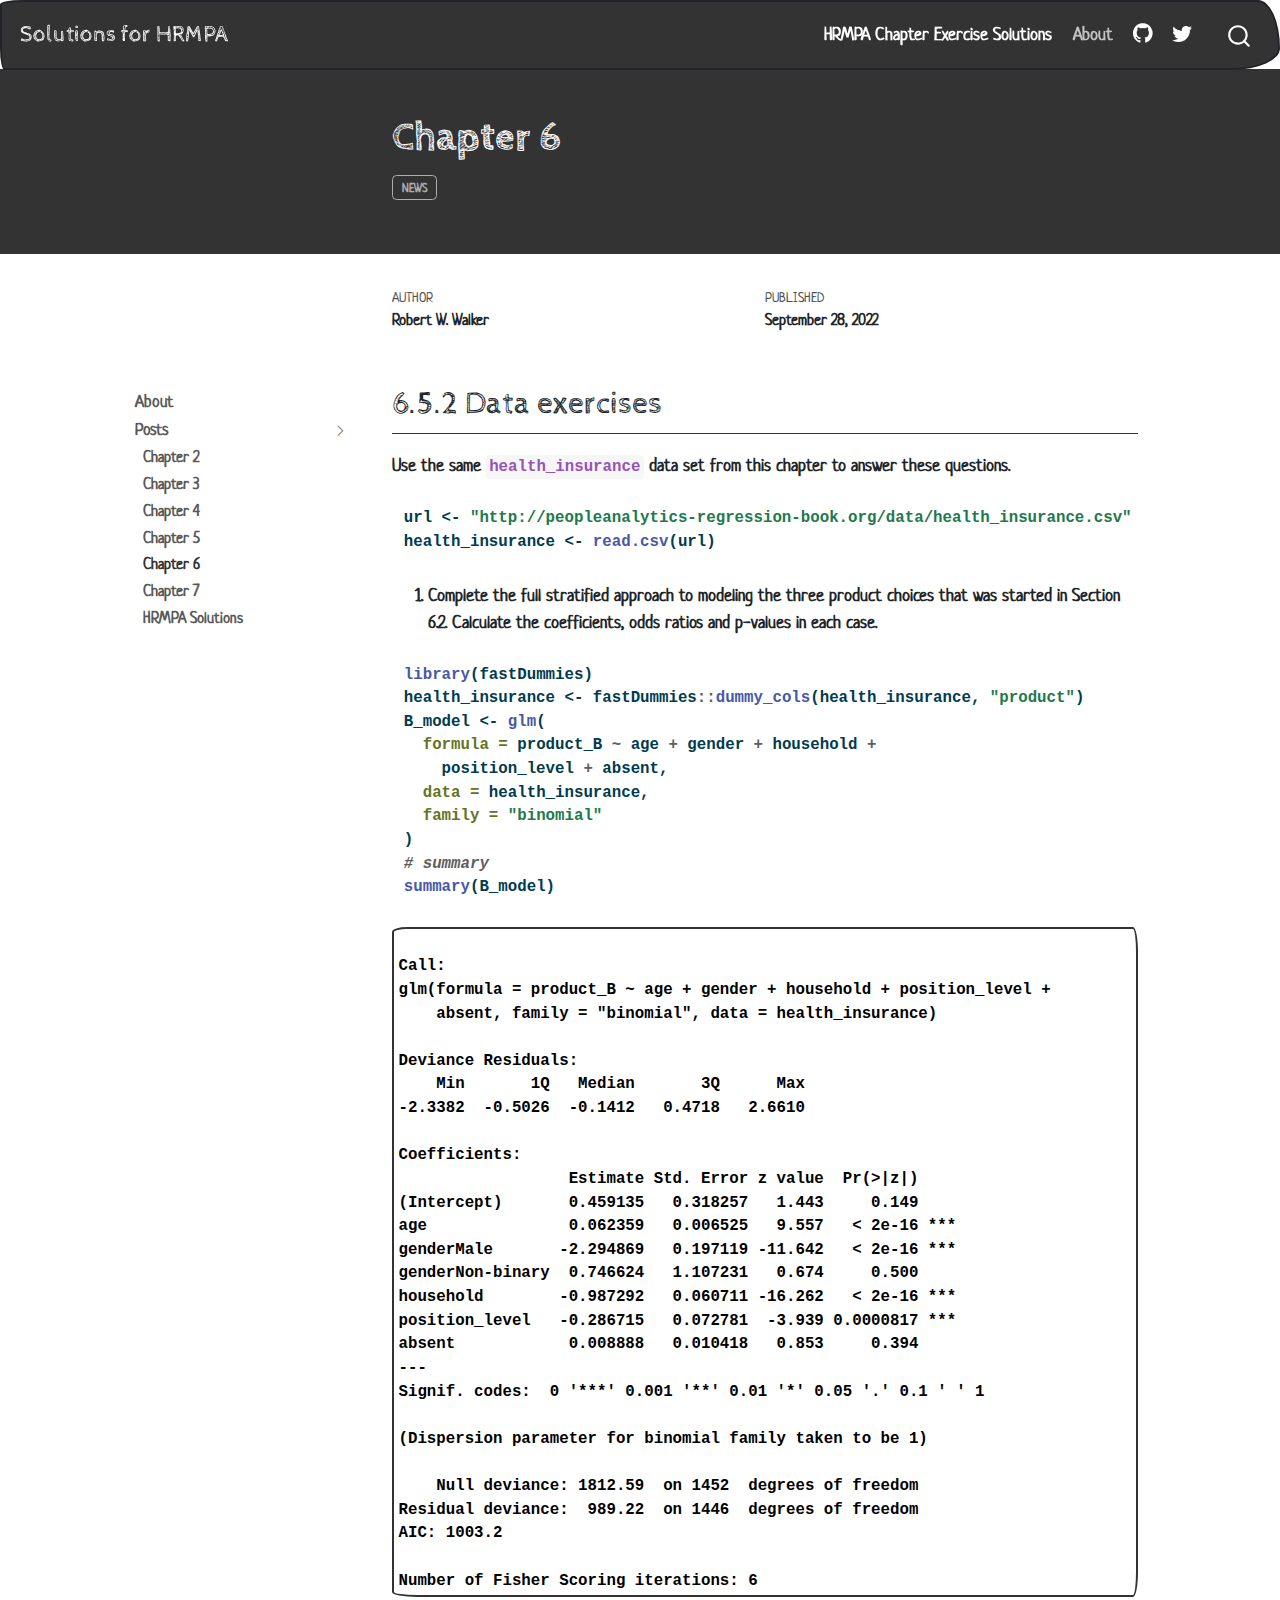
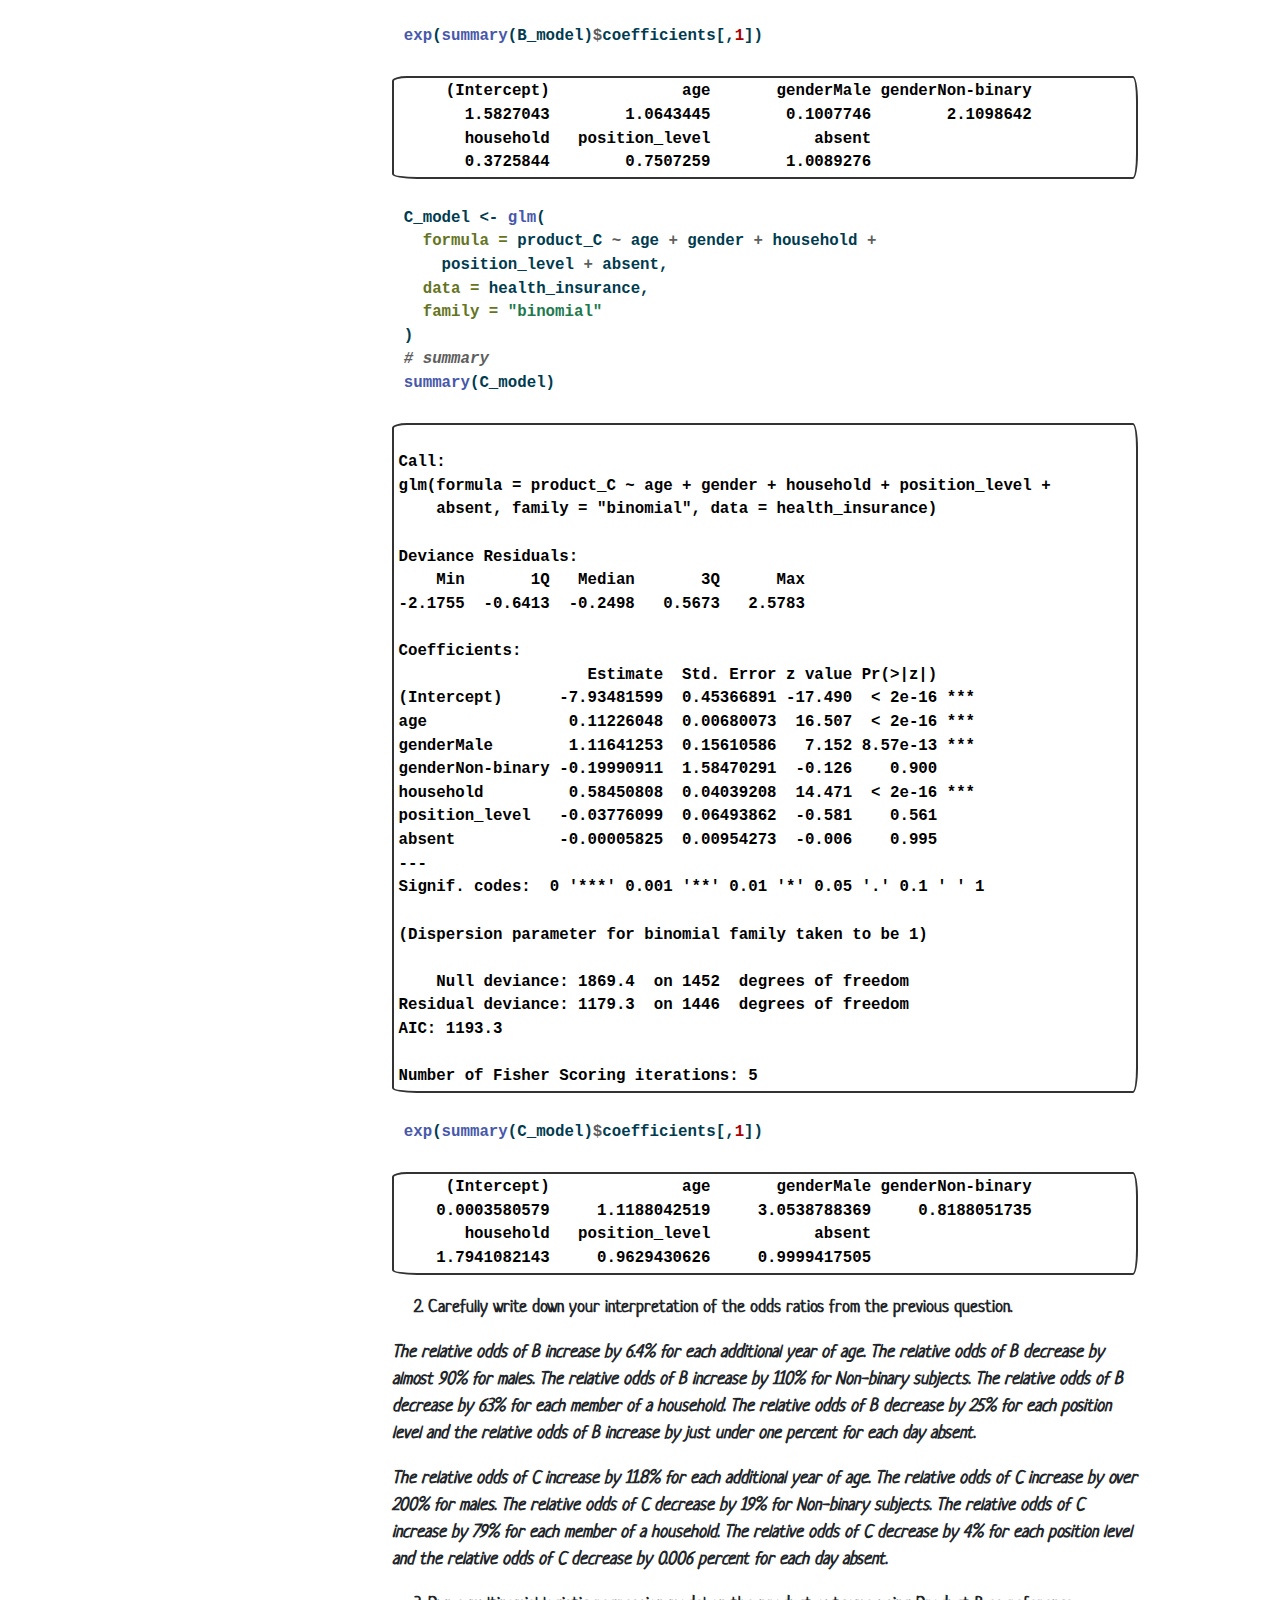
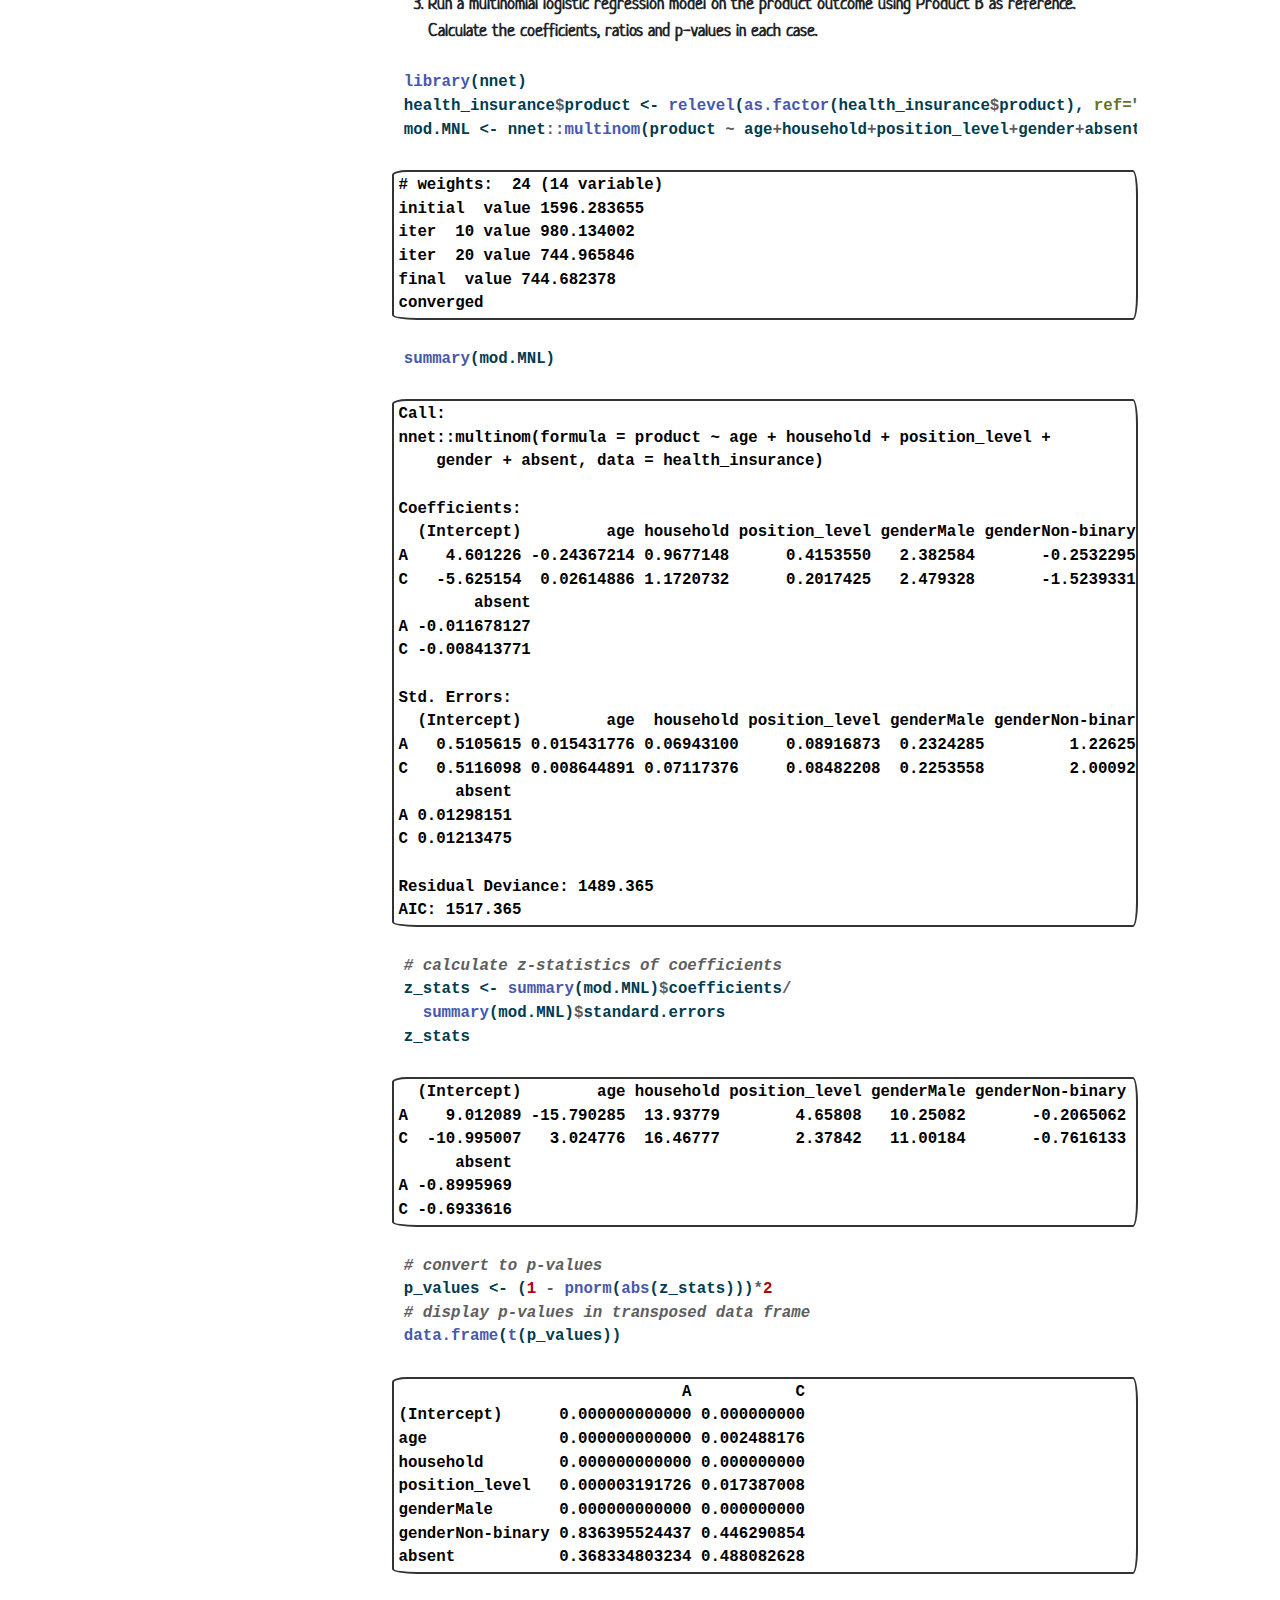
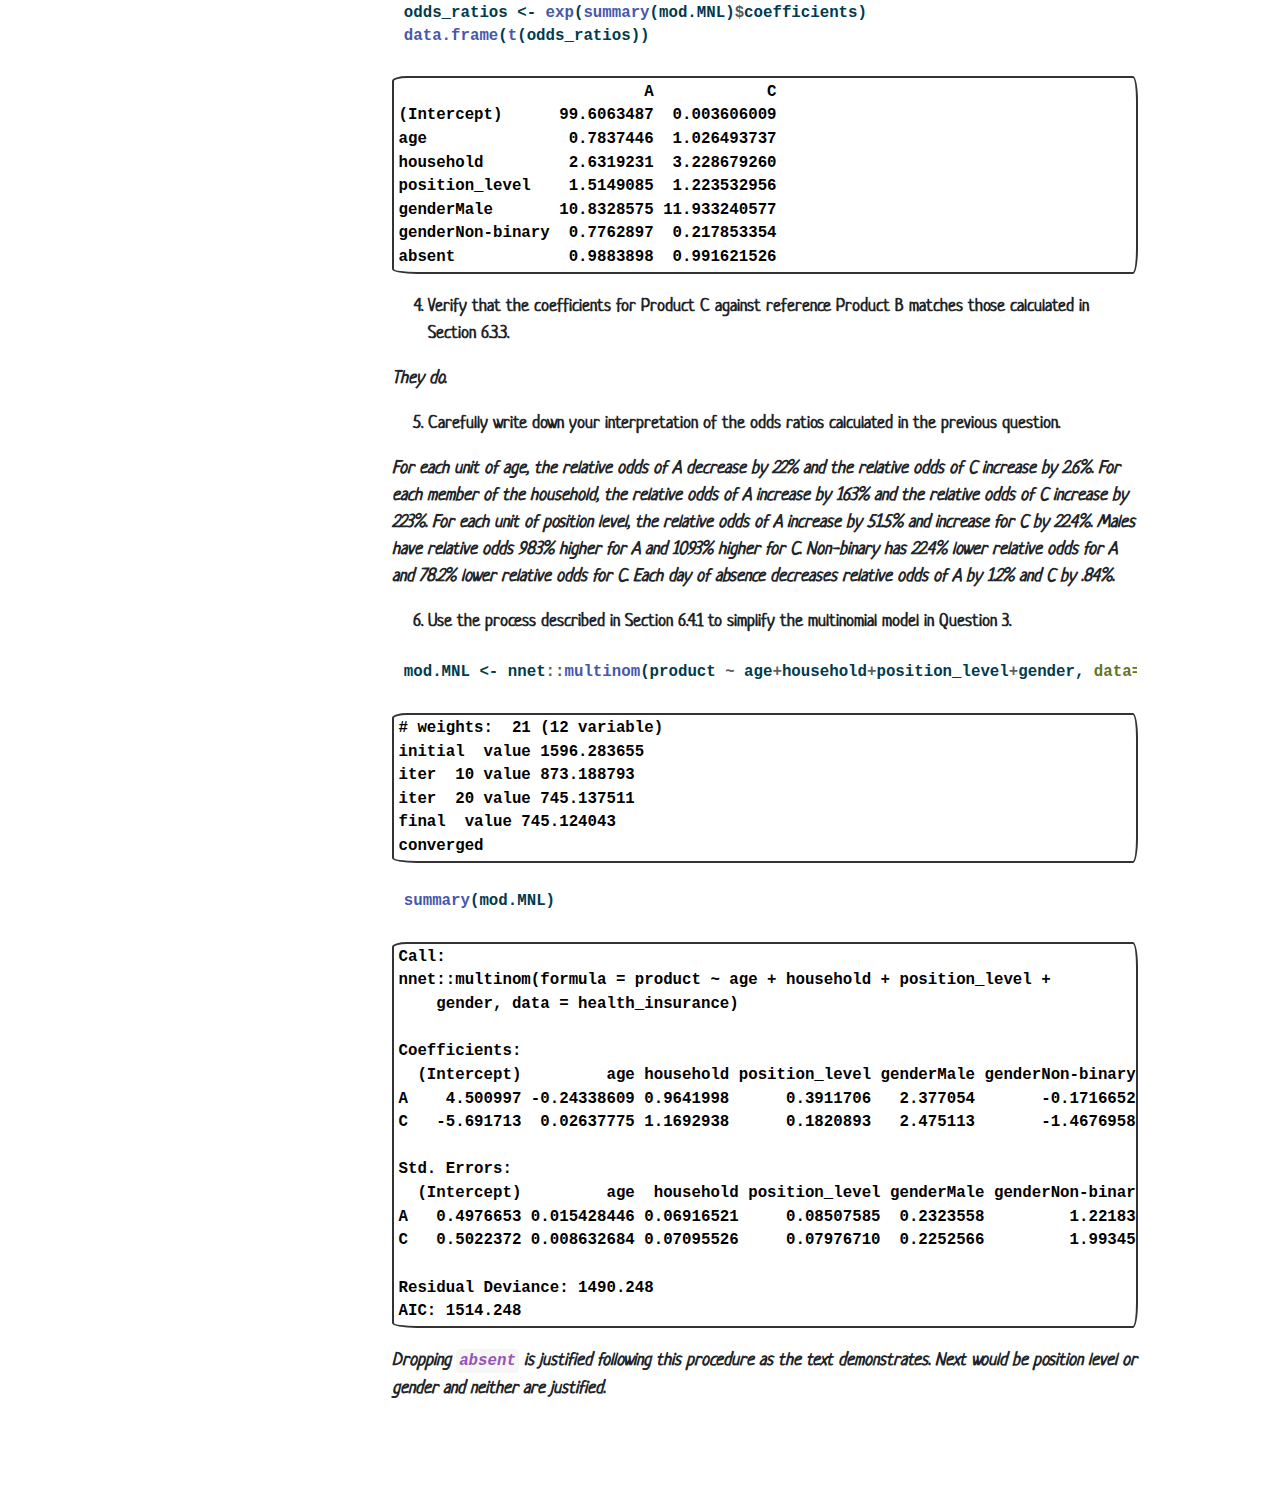
<file: docs/posts/chapter-6/index.html>
<!DOCTYPE html>
<html xmlns="http://www.w3.org/1999/xhtml" lang="en" xml:lang="en"><head>

<meta charset="utf-8">
<meta name="generator" content="quarto-1.2.167">

<meta name="viewport" content="width=device-width, initial-scale=1.0, user-scalable=yes">

<meta name="author" content="Robert W. Walker">
<meta name="dcterms.date" content="2022-09-28">

<title>Solutions for HRMPA - Chapter 6</title>
<style>
code{white-space: pre-wrap;}
span.smallcaps{font-variant: small-caps;}
div.columns{display: flex; gap: min(4vw, 1.5em);}
div.column{flex: auto; overflow-x: auto;}
div.hanging-indent{margin-left: 1.5em; text-indent: -1.5em;}
ul.task-list{list-style: none;}
ul.task-list li input[type="checkbox"] {
  width: 0.8em;
  margin: 0 0.8em 0.2em -1.6em;
  vertical-align: middle;
}
pre > code.sourceCode { white-space: pre; position: relative; }
pre > code.sourceCode > span { display: inline-block; line-height: 1.25; }
pre > code.sourceCode > span:empty { height: 1.2em; }
.sourceCode { overflow: visible; }
code.sourceCode > span { color: inherit; text-decoration: inherit; }
div.sourceCode { margin: 1em 0; }
pre.sourceCode { margin: 0; }
@media screen {
div.sourceCode { overflow: auto; }
}
@media print {
pre > code.sourceCode { white-space: pre-wrap; }
pre > code.sourceCode > span { text-indent: -5em; padding-left: 5em; }
}
pre.numberSource code
  { counter-reset: source-line 0; }
pre.numberSource code > span
  { position: relative; left: -4em; counter-increment: source-line; }
pre.numberSource code > span > a:first-child::before
  { content: counter(source-line);
    position: relative; left: -1em; text-align: right; vertical-align: baseline;
    border: none; display: inline-block;
    -webkit-touch-callout: none; -webkit-user-select: none;
    -khtml-user-select: none; -moz-user-select: none;
    -ms-user-select: none; user-select: none;
    padding: 0 4px; width: 4em;
    color: #aaaaaa;
  }
pre.numberSource { margin-left: 3em; border-left: 1px solid #aaaaaa;  padding-left: 4px; }
div.sourceCode
  {   }
@media screen {
pre > code.sourceCode > span > a:first-child::before { text-decoration: underline; }
}
code span.al { color: #ff0000; font-weight: bold; } /* Alert */
code span.an { color: #60a0b0; font-weight: bold; font-style: italic; } /* Annotation */
code span.at { color: #7d9029; } /* Attribute */
code span.bn { color: #40a070; } /* BaseN */
code span.bu { color: #008000; } /* BuiltIn */
code span.cf { color: #007020; font-weight: bold; } /* ControlFlow */
code span.ch { color: #4070a0; } /* Char */
code span.cn { color: #880000; } /* Constant */
code span.co { color: #60a0b0; font-style: italic; } /* Comment */
code span.cv { color: #60a0b0; font-weight: bold; font-style: italic; } /* CommentVar */
code span.do { color: #ba2121; font-style: italic; } /* Documentation */
code span.dt { color: #902000; } /* DataType */
code span.dv { color: #40a070; } /* DecVal */
code span.er { color: #ff0000; font-weight: bold; } /* Error */
code span.ex { } /* Extension */
code span.fl { color: #40a070; } /* Float */
code span.fu { color: #06287e; } /* Function */
code span.im { color: #008000; font-weight: bold; } /* Import */
code span.in { color: #60a0b0; font-weight: bold; font-style: italic; } /* Information */
code span.kw { color: #007020; font-weight: bold; } /* Keyword */
code span.op { color: #666666; } /* Operator */
code span.ot { color: #007020; } /* Other */
code span.pp { color: #bc7a00; } /* Preprocessor */
code span.sc { color: #4070a0; } /* SpecialChar */
code span.ss { color: #bb6688; } /* SpecialString */
code span.st { color: #4070a0; } /* String */
code span.va { color: #19177c; } /* Variable */
code span.vs { color: #4070a0; } /* VerbatimString */
code span.wa { color: #60a0b0; font-weight: bold; font-style: italic; } /* Warning */
</style>


<script src="../../site_libs/quarto-nav/quarto-nav.js"></script>
<script src="../../site_libs/quarto-nav/headroom.min.js"></script>
<script src="../../site_libs/clipboard/clipboard.min.js"></script>
<script src="../../site_libs/quarto-search/autocomplete.umd.js"></script>
<script src="../../site_libs/quarto-search/fuse.min.js"></script>
<script src="../../site_libs/quarto-search/quarto-search.js"></script>
<meta name="quarto:offset" content="../../">
<script src="../../site_libs/quarto-html/quarto.js"></script>
<script src="../../site_libs/quarto-html/popper.min.js"></script>
<script src="../../site_libs/quarto-html/tippy.umd.min.js"></script>
<script src="../../site_libs/quarto-html/anchor.min.js"></script>
<link href="../../site_libs/quarto-html/tippy.css" rel="stylesheet">
<link href="../../site_libs/quarto-html/quarto-syntax-highlighting.css" rel="stylesheet" id="quarto-text-highlighting-styles">
<script src="../../site_libs/bootstrap/bootstrap.min.js"></script>
<link href="../../site_libs/bootstrap/bootstrap-icons.css" rel="stylesheet">
<link href="../../site_libs/bootstrap/bootstrap.min.css" rel="stylesheet" id="quarto-bootstrap" data-mode="light">
<script id="quarto-search-options" type="application/json">{
  "location": "navbar",
  "copy-button": false,
  "collapse-after": 3,
  "panel-placement": "end",
  "type": "overlay",
  "limit": 20,
  "language": {
    "search-no-results-text": "No results",
    "search-matching-documents-text": "matching documents",
    "search-copy-link-title": "Copy link to search",
    "search-hide-matches-text": "Hide additional matches",
    "search-more-match-text": "more match in this document",
    "search-more-matches-text": "more matches in this document",
    "search-clear-button-title": "Clear",
    "search-detached-cancel-button-title": "Cancel",
    "search-submit-button-title": "Submit"
  }
}</script>


<meta name="twitter:title" content="Solutions for HRMPA - Chapter 6">
<meta name="twitter:description" content="Use the same health_insurance data set from this chapter to answer these questions.">
<meta name="twitter:creator" content="@PieRatio">
<meta name="twitter:card" content="summary">
</head>

<body class="nav-sidebar floating nav-fixed fullcontent">

<div id="quarto-search-results"></div>
  <header id="quarto-header" class="headroom fixed-top">
    <nav class="navbar navbar-expand-lg navbar-dark ">
      <div class="navbar-container container-fluid">
      <div class="navbar-brand-container">
    <a class="navbar-brand" href="../../index.html">
    <span class="navbar-title">Solutions for HRMPA</span>
    </a>
  </div>
          <button class="navbar-toggler" type="button" data-bs-toggle="collapse" data-bs-target="#navbarCollapse" aria-controls="navbarCollapse" aria-expanded="false" aria-label="Toggle navigation" onclick="if (window.quartoToggleHeadroom) { window.quartoToggleHeadroom(); }">
  <span class="navbar-toggler-icon"></span>
</button>
          <div class="collapse navbar-collapse" id="navbarCollapse">
            <ul class="navbar-nav navbar-nav-scroll ms-auto">
  <li class="nav-item">
    <a class="nav-link" href="../../index.html">
 <span class="menu-text">HRMPA Chapter Exercise Solutions</span></a>
  </li>  
  <li class="nav-item">
    <a class="nav-link active" href="../../about.html" aria-current="page">
 <span class="menu-text">About</span></a>
  </li>  
  <li class="nav-item compact">
    <a class="nav-link" href="https://github.com/robertwwalker/HRMPA"><i class="bi bi-github" role="img">
</i> 
 <span class="menu-text"></span></a>
  </li>  
  <li class="nav-item compact">
    <a class="nav-link" href="https://twitter.com/PieRatio"><i class="bi bi-twitter" role="img">
</i> 
 <span class="menu-text"></span></a>
  </li>  
</ul>
              <div id="quarto-search" class="" title="Search"></div>
          </div> <!-- /navcollapse -->
      </div> <!-- /container-fluid -->
    </nav>
  <nav class="quarto-secondary-nav" data-bs-toggle="collapse" data-bs-target="#quarto-sidebar" aria-controls="quarto-sidebar" aria-expanded="false" aria-label="Toggle sidebar navigation" onclick="if (window.quartoToggleHeadroom) { window.quartoToggleHeadroom(); }">
    <div class="container-fluid d-flex justify-content-between">
      <h1 class="quarto-secondary-nav-title">Chapter 6</h1>
      <button type="button" class="quarto-btn-toggle btn" aria-label="Show secondary navigation">
        <i class="bi bi-chevron-right"></i>
      </button>
    </div>
  </nav>
</header>
<!-- content -->
<header id="title-block-header" class="quarto-title-block default page-columns page-full">
  <div class="quarto-title-banner page-columns page-full">
    <div class="quarto-title column-body">
      <h1 class="title d-none d-lg-block">Chapter 6</h1>
                                <div class="quarto-categories">
                <div class="quarto-category">news</div>
              </div>
                  </div>
  </div>
    
  
  <div class="quarto-title-meta">

      <div>
      <div class="quarto-title-meta-heading">Author</div>
      <div class="quarto-title-meta-contents">
               <p>Robert W. Walker </p>
            </div>
    </div>
      
      <div>
      <div class="quarto-title-meta-heading">Published</div>
      <div class="quarto-title-meta-contents">
        <p class="date">September 28, 2022</p>
      </div>
    </div>
    
      
    </div>
    
  
  </header><div id="quarto-content" class="quarto-container page-columns page-rows-contents page-layout-article page-navbar">
<!-- sidebar -->
  <nav id="quarto-sidebar" class="sidebar collapse sidebar-navigation floating overflow-auto">
    <div class="sidebar-menu-container"> 
    <ul class="list-unstyled mt-1">
        <li class="sidebar-item">
  <div class="sidebar-item-container"> 
  <a href="../../about.html" class="sidebar-item-text sidebar-link">About</a>
  </div>
</li>
        <li class="sidebar-item sidebar-item-section">
      <div class="sidebar-item-container"> 
            <a class="sidebar-item-text sidebar-link text-start" data-bs-toggle="collapse" data-bs-target="#quarto-sidebar-section-1" aria-expanded="true">Posts</a>
          <a class="sidebar-item-toggle text-start" data-bs-toggle="collapse" data-bs-target="#quarto-sidebar-section-1" aria-expanded="true">
            <i class="bi bi-chevron-right ms-2"></i>
          </a> 
      </div>
      <ul id="quarto-sidebar-section-1" class="collapse list-unstyled sidebar-section depth1 show">  
          <li class="sidebar-item">
  <div class="sidebar-item-container"> 
  <a href="../../posts/chapter-2/index.html" class="sidebar-item-text sidebar-link">Chapter 2</a>
  </div>
</li>
          <li class="sidebar-item">
  <div class="sidebar-item-container"> 
  <a href="../../posts/chapter-3/index.html" class="sidebar-item-text sidebar-link">Chapter 3</a>
  </div>
</li>
          <li class="sidebar-item">
  <div class="sidebar-item-container"> 
  <a href="../../posts/chapter-4/index.html" class="sidebar-item-text sidebar-link">Chapter 4</a>
  </div>
</li>
          <li class="sidebar-item">
  <div class="sidebar-item-container"> 
  <a href="../../posts/chapter-5/index.html" class="sidebar-item-text sidebar-link">Chapter 5</a>
  </div>
</li>
          <li class="sidebar-item">
  <div class="sidebar-item-container"> 
  <a href="../../posts/chapter-6/index.html" class="sidebar-item-text sidebar-link active">Chapter 6</a>
  </div>
</li>
          <li class="sidebar-item">
  <div class="sidebar-item-container"> 
  <a href="../../posts/chapter-7/index.html" class="sidebar-item-text sidebar-link">Chapter 7</a>
  </div>
</li>
          <li class="sidebar-item">
  <div class="sidebar-item-container"> 
  <a href="../../posts/welcome/index.html" class="sidebar-item-text sidebar-link">HRMPA Solutions</a>
  </div>
</li>
      </ul>
  </li>
    </ul>
    </div>
</nav>
<!-- margin-sidebar -->
    
<!-- main -->
<main class="content quarto-banner-title-block" id="quarto-document-content">




<section id="data-exercises" class="level2">
<h2 class="anchored" data-anchor-id="data-exercises">6.5.2 Data exercises</h2>
<p>Use the same <code>health_insurance</code> data set from this chapter to answer these questions.</p>
<div class="cell">
<div class="sourceCode cell-code" id="cb1"><pre class="sourceCode r code-with-copy"><code class="sourceCode r"><span id="cb1-1"><a href="#cb1-1" aria-hidden="true" tabindex="-1"></a>url <span class="ot">&lt;-</span> <span class="st">"http://peopleanalytics-regression-book.org/data/health_insurance.csv"</span></span>
<span id="cb1-2"><a href="#cb1-2" aria-hidden="true" tabindex="-1"></a>health_insurance <span class="ot">&lt;-</span> <span class="fu">read.csv</span>(url)</span></code><button title="Copy to Clipboard" class="code-copy-button"><i class="bi"></i></button></pre></div>
</div>
<ol type="1">
<li>Complete the full stratified approach to modeling the three product choices that was started in Section 6.2. Calculate the coefficients, odds ratios and p-values in each case.</li>
</ol>
<div class="cell">
<div class="sourceCode cell-code" id="cb2"><pre class="sourceCode r code-with-copy"><code class="sourceCode r"><span id="cb2-1"><a href="#cb2-1" aria-hidden="true" tabindex="-1"></a><span class="fu">library</span>(fastDummies)</span>
<span id="cb2-2"><a href="#cb2-2" aria-hidden="true" tabindex="-1"></a>health_insurance <span class="ot">&lt;-</span> fastDummies<span class="sc">::</span><span class="fu">dummy_cols</span>(health_insurance, <span class="st">"product"</span>)</span>
<span id="cb2-3"><a href="#cb2-3" aria-hidden="true" tabindex="-1"></a>B_model <span class="ot">&lt;-</span> <span class="fu">glm</span>(</span>
<span id="cb2-4"><a href="#cb2-4" aria-hidden="true" tabindex="-1"></a>  <span class="at">formula =</span> product_B <span class="sc">~</span> age <span class="sc">+</span> gender <span class="sc">+</span> household <span class="sc">+</span> </span>
<span id="cb2-5"><a href="#cb2-5" aria-hidden="true" tabindex="-1"></a>    position_level <span class="sc">+</span> absent, </span>
<span id="cb2-6"><a href="#cb2-6" aria-hidden="true" tabindex="-1"></a>  <span class="at">data =</span> health_insurance, </span>
<span id="cb2-7"><a href="#cb2-7" aria-hidden="true" tabindex="-1"></a>  <span class="at">family =</span> <span class="st">"binomial"</span></span>
<span id="cb2-8"><a href="#cb2-8" aria-hidden="true" tabindex="-1"></a>)</span>
<span id="cb2-9"><a href="#cb2-9" aria-hidden="true" tabindex="-1"></a><span class="co"># summary</span></span>
<span id="cb2-10"><a href="#cb2-10" aria-hidden="true" tabindex="-1"></a><span class="fu">summary</span>(B_model)</span></code><button title="Copy to Clipboard" class="code-copy-button"><i class="bi"></i></button></pre></div>
<div class="cell-output cell-output-stdout">
<pre><code>
Call:
glm(formula = product_B ~ age + gender + household + position_level + 
    absent, family = "binomial", data = health_insurance)

Deviance Residuals: 
    Min       1Q   Median       3Q      Max  
-2.3382  -0.5026  -0.1412   0.4718   2.6610  

Coefficients:
                  Estimate Std. Error z value  Pr(&gt;|z|)    
(Intercept)       0.459135   0.318257   1.443     0.149    
age               0.062359   0.006525   9.557   &lt; 2e-16 ***
genderMale       -2.294869   0.197119 -11.642   &lt; 2e-16 ***
genderNon-binary  0.746624   1.107231   0.674     0.500    
household        -0.987292   0.060711 -16.262   &lt; 2e-16 ***
position_level   -0.286715   0.072781  -3.939 0.0000817 ***
absent            0.008888   0.010418   0.853     0.394    
---
Signif. codes:  0 '***' 0.001 '**' 0.01 '*' 0.05 '.' 0.1 ' ' 1

(Dispersion parameter for binomial family taken to be 1)

    Null deviance: 1812.59  on 1452  degrees of freedom
Residual deviance:  989.22  on 1446  degrees of freedom
AIC: 1003.2

Number of Fisher Scoring iterations: 6</code></pre>
</div>
<div class="sourceCode cell-code" id="cb4"><pre class="sourceCode r code-with-copy"><code class="sourceCode r"><span id="cb4-1"><a href="#cb4-1" aria-hidden="true" tabindex="-1"></a><span class="fu">exp</span>(<span class="fu">summary</span>(B_model)<span class="sc">$</span>coefficients[,<span class="dv">1</span>])</span></code><button title="Copy to Clipboard" class="code-copy-button"><i class="bi"></i></button></pre></div>
<div class="cell-output cell-output-stdout">
<pre><code>     (Intercept)              age       genderMale genderNon-binary 
       1.5827043        1.0643445        0.1007746        2.1098642 
       household   position_level           absent 
       0.3725844        0.7507259        1.0089276 </code></pre>
</div>
<div class="sourceCode cell-code" id="cb6"><pre class="sourceCode r code-with-copy"><code class="sourceCode r"><span id="cb6-1"><a href="#cb6-1" aria-hidden="true" tabindex="-1"></a>C_model <span class="ot">&lt;-</span> <span class="fu">glm</span>(</span>
<span id="cb6-2"><a href="#cb6-2" aria-hidden="true" tabindex="-1"></a>  <span class="at">formula =</span> product_C <span class="sc">~</span> age <span class="sc">+</span> gender <span class="sc">+</span> household <span class="sc">+</span> </span>
<span id="cb6-3"><a href="#cb6-3" aria-hidden="true" tabindex="-1"></a>    position_level <span class="sc">+</span> absent, </span>
<span id="cb6-4"><a href="#cb6-4" aria-hidden="true" tabindex="-1"></a>  <span class="at">data =</span> health_insurance, </span>
<span id="cb6-5"><a href="#cb6-5" aria-hidden="true" tabindex="-1"></a>  <span class="at">family =</span> <span class="st">"binomial"</span></span>
<span id="cb6-6"><a href="#cb6-6" aria-hidden="true" tabindex="-1"></a>)</span>
<span id="cb6-7"><a href="#cb6-7" aria-hidden="true" tabindex="-1"></a><span class="co"># summary</span></span>
<span id="cb6-8"><a href="#cb6-8" aria-hidden="true" tabindex="-1"></a><span class="fu">summary</span>(C_model)</span></code><button title="Copy to Clipboard" class="code-copy-button"><i class="bi"></i></button></pre></div>
<div class="cell-output cell-output-stdout">
<pre><code>
Call:
glm(formula = product_C ~ age + gender + household + position_level + 
    absent, family = "binomial", data = health_insurance)

Deviance Residuals: 
    Min       1Q   Median       3Q      Max  
-2.1755  -0.6413  -0.2498   0.5673   2.5783  

Coefficients:
                    Estimate  Std. Error z value Pr(&gt;|z|)    
(Intercept)      -7.93481599  0.45366891 -17.490  &lt; 2e-16 ***
age               0.11226048  0.00680073  16.507  &lt; 2e-16 ***
genderMale        1.11641253  0.15610586   7.152 8.57e-13 ***
genderNon-binary -0.19990911  1.58470291  -0.126    0.900    
household         0.58450808  0.04039208  14.471  &lt; 2e-16 ***
position_level   -0.03776099  0.06493862  -0.581    0.561    
absent           -0.00005825  0.00954273  -0.006    0.995    
---
Signif. codes:  0 '***' 0.001 '**' 0.01 '*' 0.05 '.' 0.1 ' ' 1

(Dispersion parameter for binomial family taken to be 1)

    Null deviance: 1869.4  on 1452  degrees of freedom
Residual deviance: 1179.3  on 1446  degrees of freedom
AIC: 1193.3

Number of Fisher Scoring iterations: 5</code></pre>
</div>
<div class="sourceCode cell-code" id="cb8"><pre class="sourceCode r code-with-copy"><code class="sourceCode r"><span id="cb8-1"><a href="#cb8-1" aria-hidden="true" tabindex="-1"></a><span class="fu">exp</span>(<span class="fu">summary</span>(C_model)<span class="sc">$</span>coefficients[,<span class="dv">1</span>])</span></code><button title="Copy to Clipboard" class="code-copy-button"><i class="bi"></i></button></pre></div>
<div class="cell-output cell-output-stdout">
<pre><code>     (Intercept)              age       genderMale genderNon-binary 
    0.0003580579     1.1188042519     3.0538788369     0.8188051735 
       household   position_level           absent 
    1.7941082143     0.9629430626     0.9999417505 </code></pre>
</div>
</div>
<ol start="2" type="1">
<li>Carefully write down your interpretation of the odds ratios from the previous question.</li>
</ol>
<p><em>The relative odds of B increase by 6.4% for each additional year of age. The relative odds of B decrease by almost 90% for males. The relative odds of B increase by 110% for Non-binary subjects. The relative odds of B decrease by 63% for each member of a household. The relative odds of B decrease by 25% for each position level and the relative odds of B increase by just under one percent for each day absent.</em></p>
<p><em>The relative odds of C increase by 11.8% for each additional year of age. The relative odds of C increase by over 200% for males. The relative odds of C decrease by 19% for Non-binary subjects. The relative odds of C increase by 79% for each member of a household. The relative odds of C decrease by 4% for each position level and the relative odds of C decrease by 0.006 percent for each day absent.</em></p>
<ol start="3" type="1">
<li>Run a multinomial logistic regression model on the product outcome using Product B as reference. Calculate the coefficients, ratios and p-values in each case.</li>
</ol>
<div class="cell">
<div class="sourceCode cell-code" id="cb10"><pre class="sourceCode r code-with-copy"><code class="sourceCode r"><span id="cb10-1"><a href="#cb10-1" aria-hidden="true" tabindex="-1"></a><span class="fu">library</span>(nnet)</span>
<span id="cb10-2"><a href="#cb10-2" aria-hidden="true" tabindex="-1"></a>health_insurance<span class="sc">$</span>product <span class="ot">&lt;-</span> <span class="fu">relevel</span>(<span class="fu">as.factor</span>(health_insurance<span class="sc">$</span>product), <span class="at">ref=</span><span class="st">"B"</span>)</span>
<span id="cb10-3"><a href="#cb10-3" aria-hidden="true" tabindex="-1"></a>mod.MNL <span class="ot">&lt;-</span> nnet<span class="sc">::</span><span class="fu">multinom</span>(product <span class="sc">~</span> age<span class="sc">+</span>household<span class="sc">+</span>position_level<span class="sc">+</span>gender<span class="sc">+</span>absent, <span class="at">data=</span>health_insurance)</span></code><button title="Copy to Clipboard" class="code-copy-button"><i class="bi"></i></button></pre></div>
<div class="cell-output cell-output-stdout">
<pre><code># weights:  24 (14 variable)
initial  value 1596.283655 
iter  10 value 980.134002
iter  20 value 744.965846
final  value 744.682378 
converged</code></pre>
</div>
<div class="sourceCode cell-code" id="cb12"><pre class="sourceCode r code-with-copy"><code class="sourceCode r"><span id="cb12-1"><a href="#cb12-1" aria-hidden="true" tabindex="-1"></a><span class="fu">summary</span>(mod.MNL)</span></code><button title="Copy to Clipboard" class="code-copy-button"><i class="bi"></i></button></pre></div>
<div class="cell-output cell-output-stdout">
<pre><code>Call:
nnet::multinom(formula = product ~ age + household + position_level + 
    gender + absent, data = health_insurance)

Coefficients:
  (Intercept)         age household position_level genderMale genderNon-binary
A    4.601226 -0.24367214 0.9677148      0.4153550   2.382584       -0.2532295
C   -5.625154  0.02614886 1.1720732      0.2017425   2.479328       -1.5239331
        absent
A -0.011678127
C -0.008413771

Std. Errors:
  (Intercept)         age  household position_level genderMale genderNon-binary
A   0.5105615 0.015431776 0.06943100     0.08916873  0.2324285         1.226256
C   0.5116098 0.008644891 0.07117376     0.08482208  0.2253558         2.000928
      absent
A 0.01298151
C 0.01213475

Residual Deviance: 1489.365 
AIC: 1517.365 </code></pre>
</div>
<div class="sourceCode cell-code" id="cb14"><pre class="sourceCode r code-with-copy"><code class="sourceCode r"><span id="cb14-1"><a href="#cb14-1" aria-hidden="true" tabindex="-1"></a><span class="co"># calculate z-statistics of coefficients</span></span>
<span id="cb14-2"><a href="#cb14-2" aria-hidden="true" tabindex="-1"></a>z_stats <span class="ot">&lt;-</span> <span class="fu">summary</span>(mod.MNL)<span class="sc">$</span>coefficients<span class="sc">/</span></span>
<span id="cb14-3"><a href="#cb14-3" aria-hidden="true" tabindex="-1"></a>  <span class="fu">summary</span>(mod.MNL)<span class="sc">$</span>standard.errors</span>
<span id="cb14-4"><a href="#cb14-4" aria-hidden="true" tabindex="-1"></a>z_stats</span></code><button title="Copy to Clipboard" class="code-copy-button"><i class="bi"></i></button></pre></div>
<div class="cell-output cell-output-stdout">
<pre><code>  (Intercept)        age household position_level genderMale genderNon-binary
A    9.012089 -15.790285  13.93779        4.65808   10.25082       -0.2065062
C  -10.995007   3.024776  16.46777        2.37842   11.00184       -0.7616133
      absent
A -0.8995969
C -0.6933616</code></pre>
</div>
<div class="sourceCode cell-code" id="cb16"><pre class="sourceCode r code-with-copy"><code class="sourceCode r"><span id="cb16-1"><a href="#cb16-1" aria-hidden="true" tabindex="-1"></a><span class="co"># convert to p-values</span></span>
<span id="cb16-2"><a href="#cb16-2" aria-hidden="true" tabindex="-1"></a>p_values <span class="ot">&lt;-</span> (<span class="dv">1</span> <span class="sc">-</span> <span class="fu">pnorm</span>(<span class="fu">abs</span>(z_stats)))<span class="sc">*</span><span class="dv">2</span></span>
<span id="cb16-3"><a href="#cb16-3" aria-hidden="true" tabindex="-1"></a><span class="co"># display p-values in transposed data frame</span></span>
<span id="cb16-4"><a href="#cb16-4" aria-hidden="true" tabindex="-1"></a><span class="fu">data.frame</span>(<span class="fu">t</span>(p_values))</span></code><button title="Copy to Clipboard" class="code-copy-button"><i class="bi"></i></button></pre></div>
<div class="cell-output cell-output-stdout">
<pre><code>                              A           C
(Intercept)      0.000000000000 0.000000000
age              0.000000000000 0.002488176
household        0.000000000000 0.000000000
position_level   0.000003191726 0.017387008
genderMale       0.000000000000 0.000000000
genderNon-binary 0.836395524437 0.446290854
absent           0.368334803234 0.488082628</code></pre>
</div>
<div class="sourceCode cell-code" id="cb18"><pre class="sourceCode r code-with-copy"><code class="sourceCode r"><span id="cb18-1"><a href="#cb18-1" aria-hidden="true" tabindex="-1"></a>odds_ratios <span class="ot">&lt;-</span> <span class="fu">exp</span>(<span class="fu">summary</span>(mod.MNL)<span class="sc">$</span>coefficients)</span>
<span id="cb18-2"><a href="#cb18-2" aria-hidden="true" tabindex="-1"></a><span class="fu">data.frame</span>(<span class="fu">t</span>(odds_ratios))</span></code><button title="Copy to Clipboard" class="code-copy-button"><i class="bi"></i></button></pre></div>
<div class="cell-output cell-output-stdout">
<pre><code>                          A            C
(Intercept)      99.6063487  0.003606009
age               0.7837446  1.026493737
household         2.6319231  3.228679260
position_level    1.5149085  1.223532956
genderMale       10.8328575 11.933240577
genderNon-binary  0.7762897  0.217853354
absent            0.9883898  0.991621526</code></pre>
</div>
</div>
<ol start="4" type="1">
<li>Verify that the coefficients for Product C against reference Product B matches those calculated in Section 6.3.3.</li>
</ol>
<p><em>They do.</em></p>
<ol start="5" type="1">
<li>Carefully write down your interpretation of the odds ratios calculated in the previous question.</li>
</ol>
<p><em>For each unit of age, the relative odds of A decrease by 22% and the relative odds of C increase by 2.6%. For each member of the household, the relative odds of A increase by 163% and the relative odds of C increase by 223%. For each unit of position level, the relative odds of A increase by 51.5% and increase for C by 22.4%. Males have relative odds 983% higher for A and 1093% higher for C. Non-binary has 22.4% lower relative odds for A and 78.2% lower relative odds for C. Each day of absence decreases relative odds of A by 1.2% and C by .84%.</em></p>
<ol start="6" type="1">
<li>Use the process described in Section 6.4.1 to simplify the multinomial model in Question 3.</li>
</ol>
<div class="cell">
<div class="sourceCode cell-code" id="cb20"><pre class="sourceCode r code-with-copy"><code class="sourceCode r"><span id="cb20-1"><a href="#cb20-1" aria-hidden="true" tabindex="-1"></a>mod.MNL <span class="ot">&lt;-</span> nnet<span class="sc">::</span><span class="fu">multinom</span>(product <span class="sc">~</span> age<span class="sc">+</span>household<span class="sc">+</span>position_level<span class="sc">+</span>gender, <span class="at">data=</span>health_insurance)</span></code><button title="Copy to Clipboard" class="code-copy-button"><i class="bi"></i></button></pre></div>
<div class="cell-output cell-output-stdout">
<pre><code># weights:  21 (12 variable)
initial  value 1596.283655 
iter  10 value 873.188793
iter  20 value 745.137511
final  value 745.124043 
converged</code></pre>
</div>
<div class="sourceCode cell-code" id="cb22"><pre class="sourceCode r code-with-copy"><code class="sourceCode r"><span id="cb22-1"><a href="#cb22-1" aria-hidden="true" tabindex="-1"></a><span class="fu">summary</span>(mod.MNL)</span></code><button title="Copy to Clipboard" class="code-copy-button"><i class="bi"></i></button></pre></div>
<div class="cell-output cell-output-stdout">
<pre><code>Call:
nnet::multinom(formula = product ~ age + household + position_level + 
    gender, data = health_insurance)

Coefficients:
  (Intercept)         age household position_level genderMale genderNon-binary
A    4.500997 -0.24338609 0.9641998      0.3911706   2.377054       -0.1716652
C   -5.691713  0.02637775 1.1692938      0.1820893   2.475113       -1.4676958

Std. Errors:
  (Intercept)         age  household position_level genderMale genderNon-binary
A   0.4976653 0.015428446 0.06916521     0.08507585  0.2323558         1.221831
C   0.5022372 0.008632684 0.07095526     0.07976710  0.2252566         1.993456

Residual Deviance: 1490.248 
AIC: 1514.248 </code></pre>
</div>
</div>
<p><em>Dropping <code>absent</code> is justified following this procedure as the text demonstrates. Next would be position level or gender and neither are justified.</em></p>


</section>

</main> <!-- /main -->
<script id="quarto-html-after-body" type="application/javascript">
window.document.addEventListener("DOMContentLoaded", function (event) {
  const toggleBodyColorMode = (bsSheetEl) => {
    const mode = bsSheetEl.getAttribute("data-mode");
    const bodyEl = window.document.querySelector("body");
    if (mode === "dark") {
      bodyEl.classList.add("quarto-dark");
      bodyEl.classList.remove("quarto-light");
    } else {
      bodyEl.classList.add("quarto-light");
      bodyEl.classList.remove("quarto-dark");
    }
  }
  const toggleBodyColorPrimary = () => {
    const bsSheetEl = window.document.querySelector("link#quarto-bootstrap");
    if (bsSheetEl) {
      toggleBodyColorMode(bsSheetEl);
    }
  }
  toggleBodyColorPrimary();  
  const icon = "";
  const anchorJS = new window.AnchorJS();
  anchorJS.options = {
    placement: 'right',
    icon: icon
  };
  anchorJS.add('.anchored');
  const clipboard = new window.ClipboardJS('.code-copy-button', {
    target: function(trigger) {
      return trigger.previousElementSibling;
    }
  });
  clipboard.on('success', function(e) {
    // button target
    const button = e.trigger;
    // don't keep focus
    button.blur();
    // flash "checked"
    button.classList.add('code-copy-button-checked');
    var currentTitle = button.getAttribute("title");
    button.setAttribute("title", "Copied!");
    let tooltip;
    if (window.bootstrap) {
      button.setAttribute("data-bs-toggle", "tooltip");
      button.setAttribute("data-bs-placement", "left");
      button.setAttribute("data-bs-title", "Copied!");
      tooltip = new bootstrap.Tooltip(button, 
        { trigger: "manual", 
          customClass: "code-copy-button-tooltip",
          offset: [0, -8]});
      tooltip.show();    
    }
    setTimeout(function() {
      if (tooltip) {
        tooltip.hide();
        button.removeAttribute("data-bs-title");
        button.removeAttribute("data-bs-toggle");
        button.removeAttribute("data-bs-placement");
      }
      button.setAttribute("title", currentTitle);
      button.classList.remove('code-copy-button-checked');
    }, 1000);
    // clear code selection
    e.clearSelection();
  });
  function tippyHover(el, contentFn) {
    const config = {
      allowHTML: true,
      content: contentFn,
      maxWidth: 500,
      delay: 100,
      arrow: false,
      appendTo: function(el) {
          return el.parentElement;
      },
      interactive: true,
      interactiveBorder: 10,
      theme: 'quarto',
      placement: 'bottom-start'
    };
    window.tippy(el, config); 
  }
  const noterefs = window.document.querySelectorAll('a[role="doc-noteref"]');
  for (var i=0; i<noterefs.length; i++) {
    const ref = noterefs[i];
    tippyHover(ref, function() {
      // use id or data attribute instead here
      let href = ref.getAttribute('data-footnote-href') || ref.getAttribute('href');
      try { href = new URL(href).hash; } catch {}
      const id = href.replace(/^#\/?/, "");
      const note = window.document.getElementById(id);
      return note.innerHTML;
    });
  }
  const findCites = (el) => {
    const parentEl = el.parentElement;
    if (parentEl) {
      const cites = parentEl.dataset.cites;
      if (cites) {
        return {
          el,
          cites: cites.split(' ')
        };
      } else {
        return findCites(el.parentElement)
      }
    } else {
      return undefined;
    }
  };
  var bibliorefs = window.document.querySelectorAll('a[role="doc-biblioref"]');
  for (var i=0; i<bibliorefs.length; i++) {
    const ref = bibliorefs[i];
    const citeInfo = findCites(ref);
    if (citeInfo) {
      tippyHover(citeInfo.el, function() {
        var popup = window.document.createElement('div');
        citeInfo.cites.forEach(function(cite) {
          var citeDiv = window.document.createElement('div');
          citeDiv.classList.add('hanging-indent');
          citeDiv.classList.add('csl-entry');
          var biblioDiv = window.document.getElementById('ref-' + cite);
          if (biblioDiv) {
            citeDiv.innerHTML = biblioDiv.innerHTML;
          }
          popup.appendChild(citeDiv);
        });
        return popup.innerHTML;
      });
    }
  }
});
</script>
</div> <!-- /content -->



</body></html>
</file>
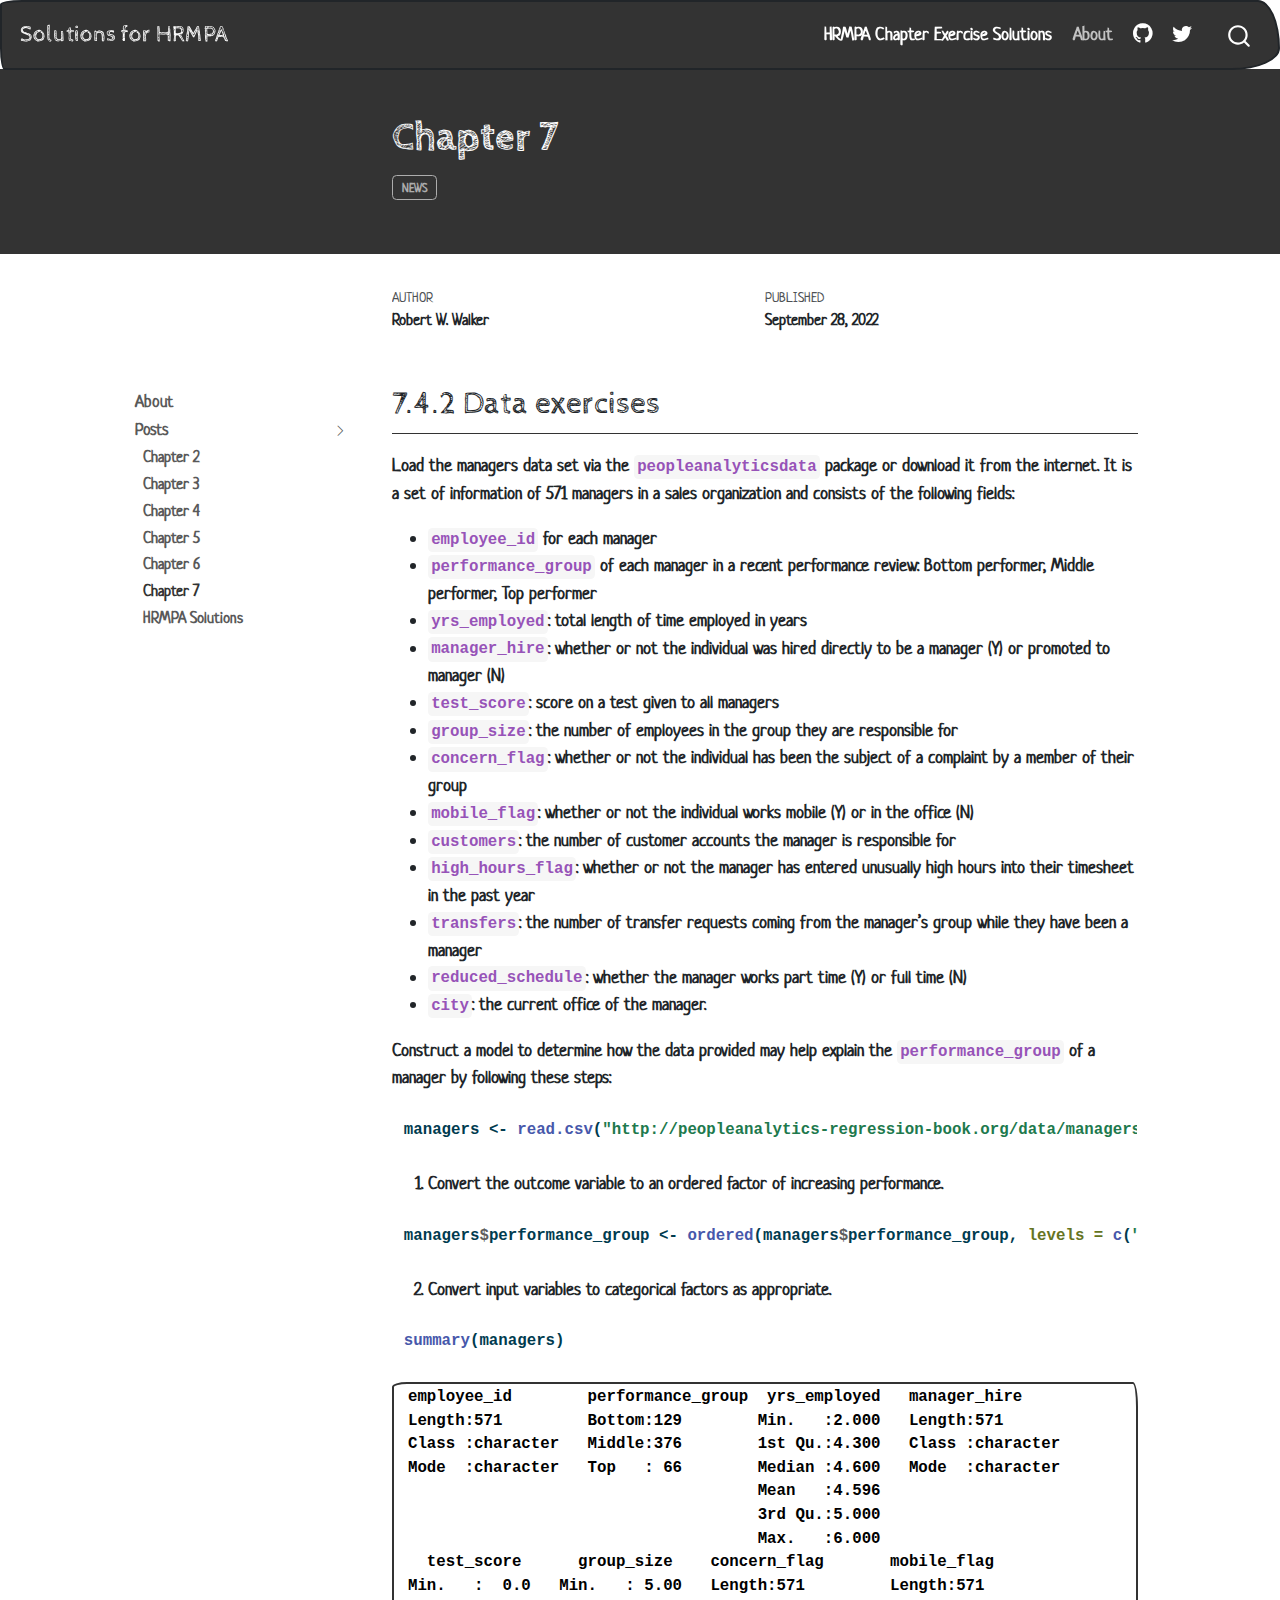
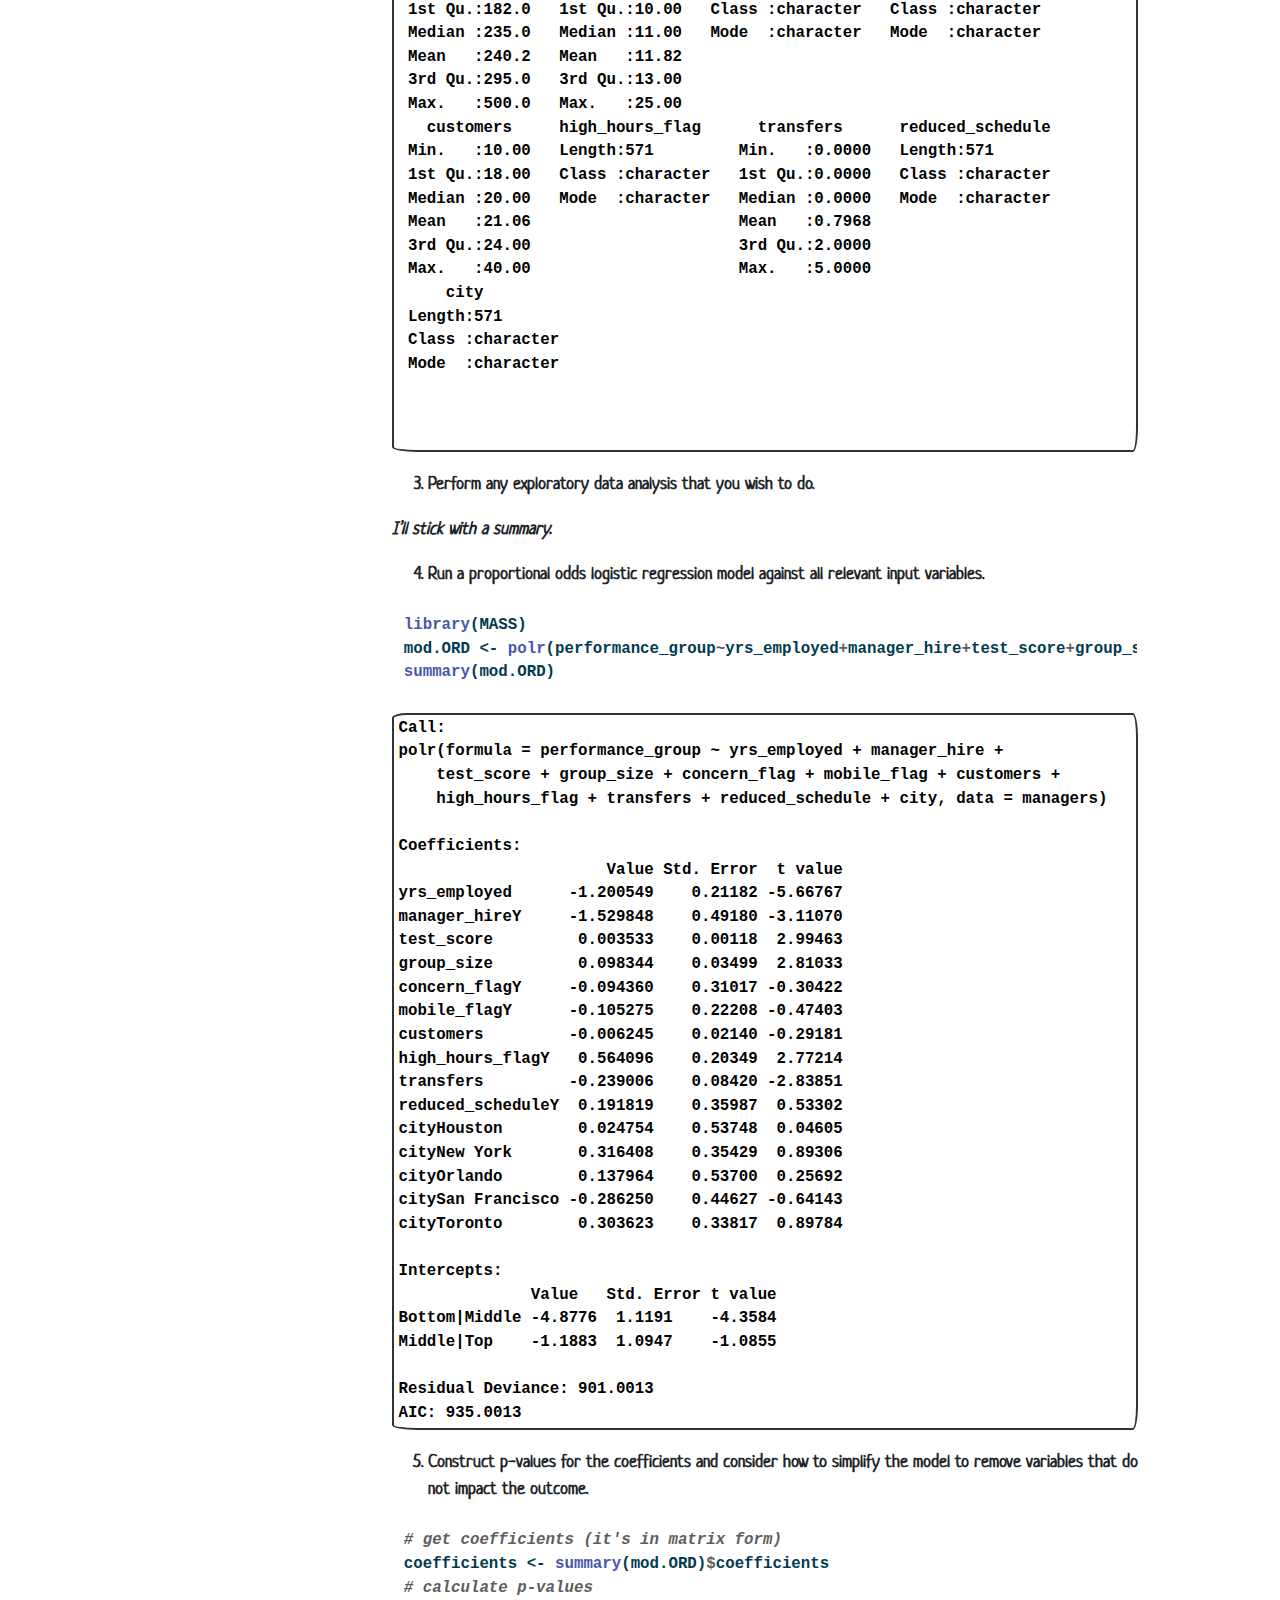
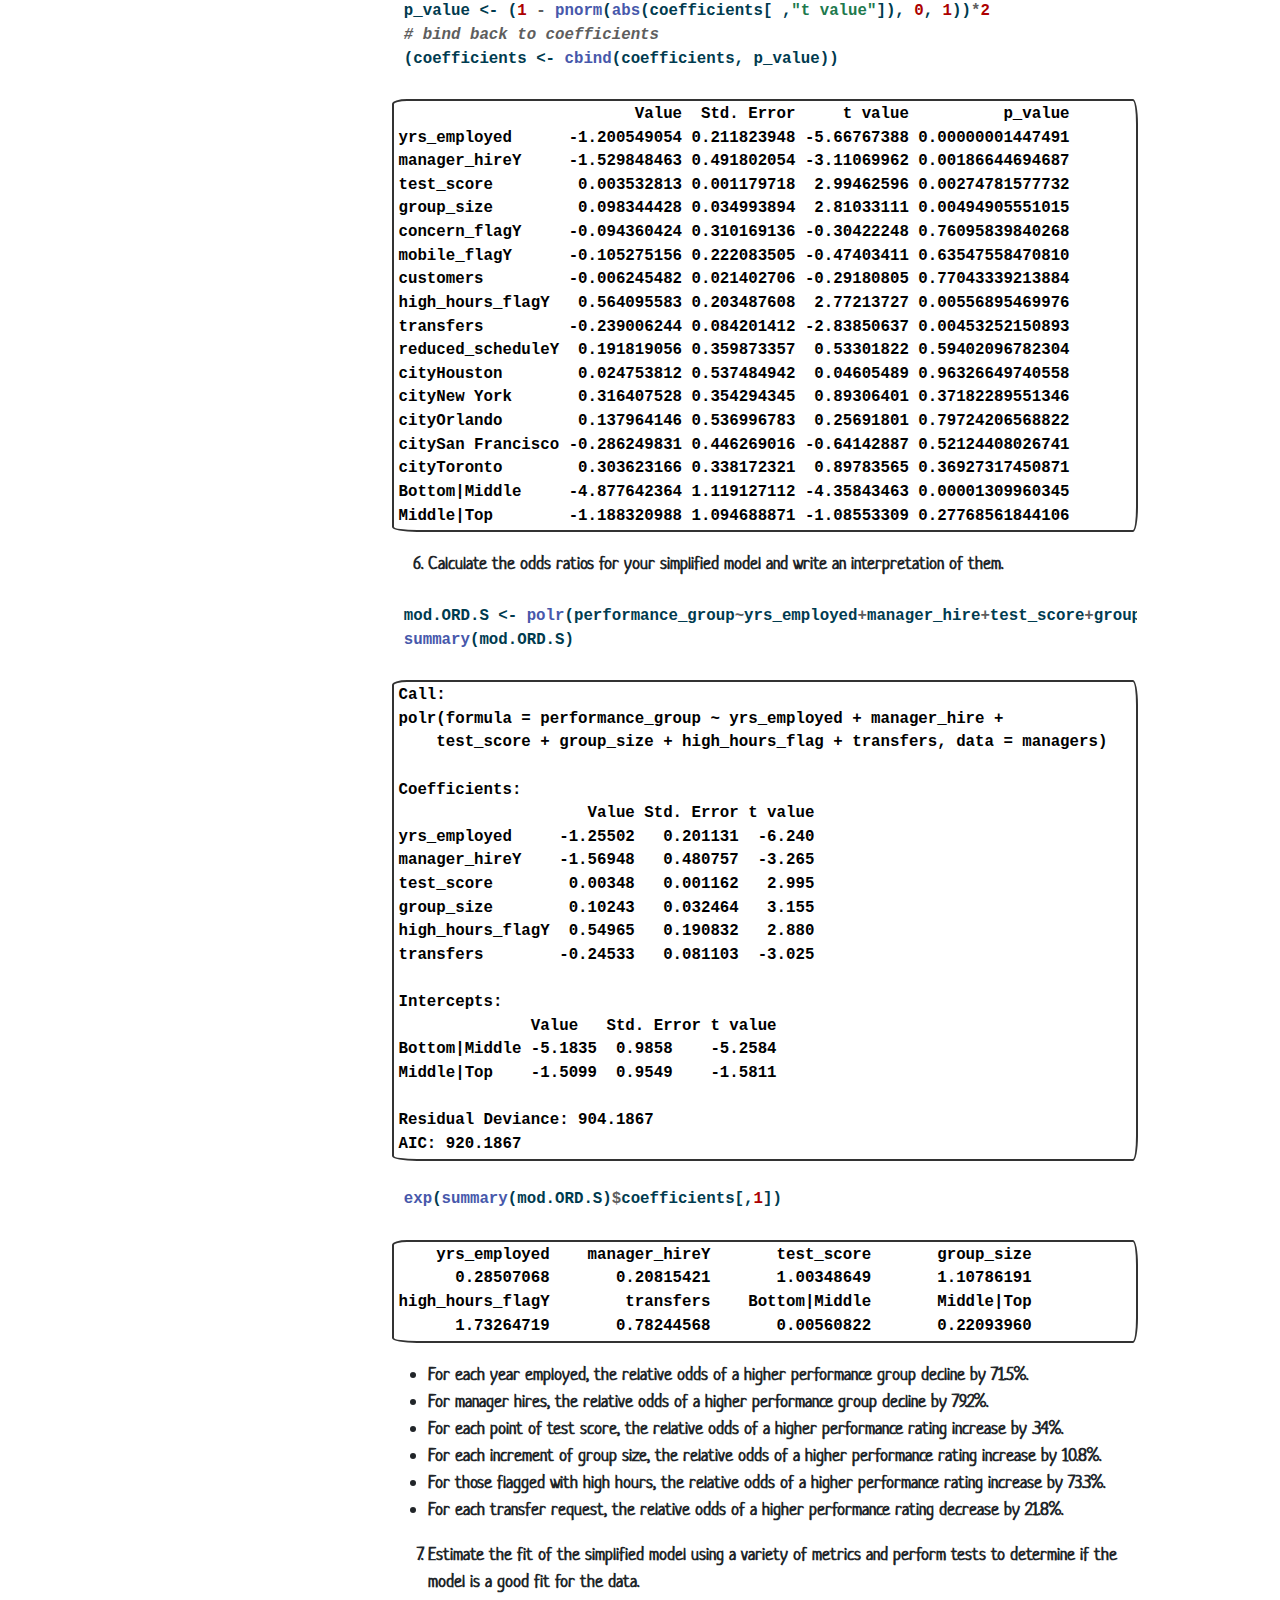
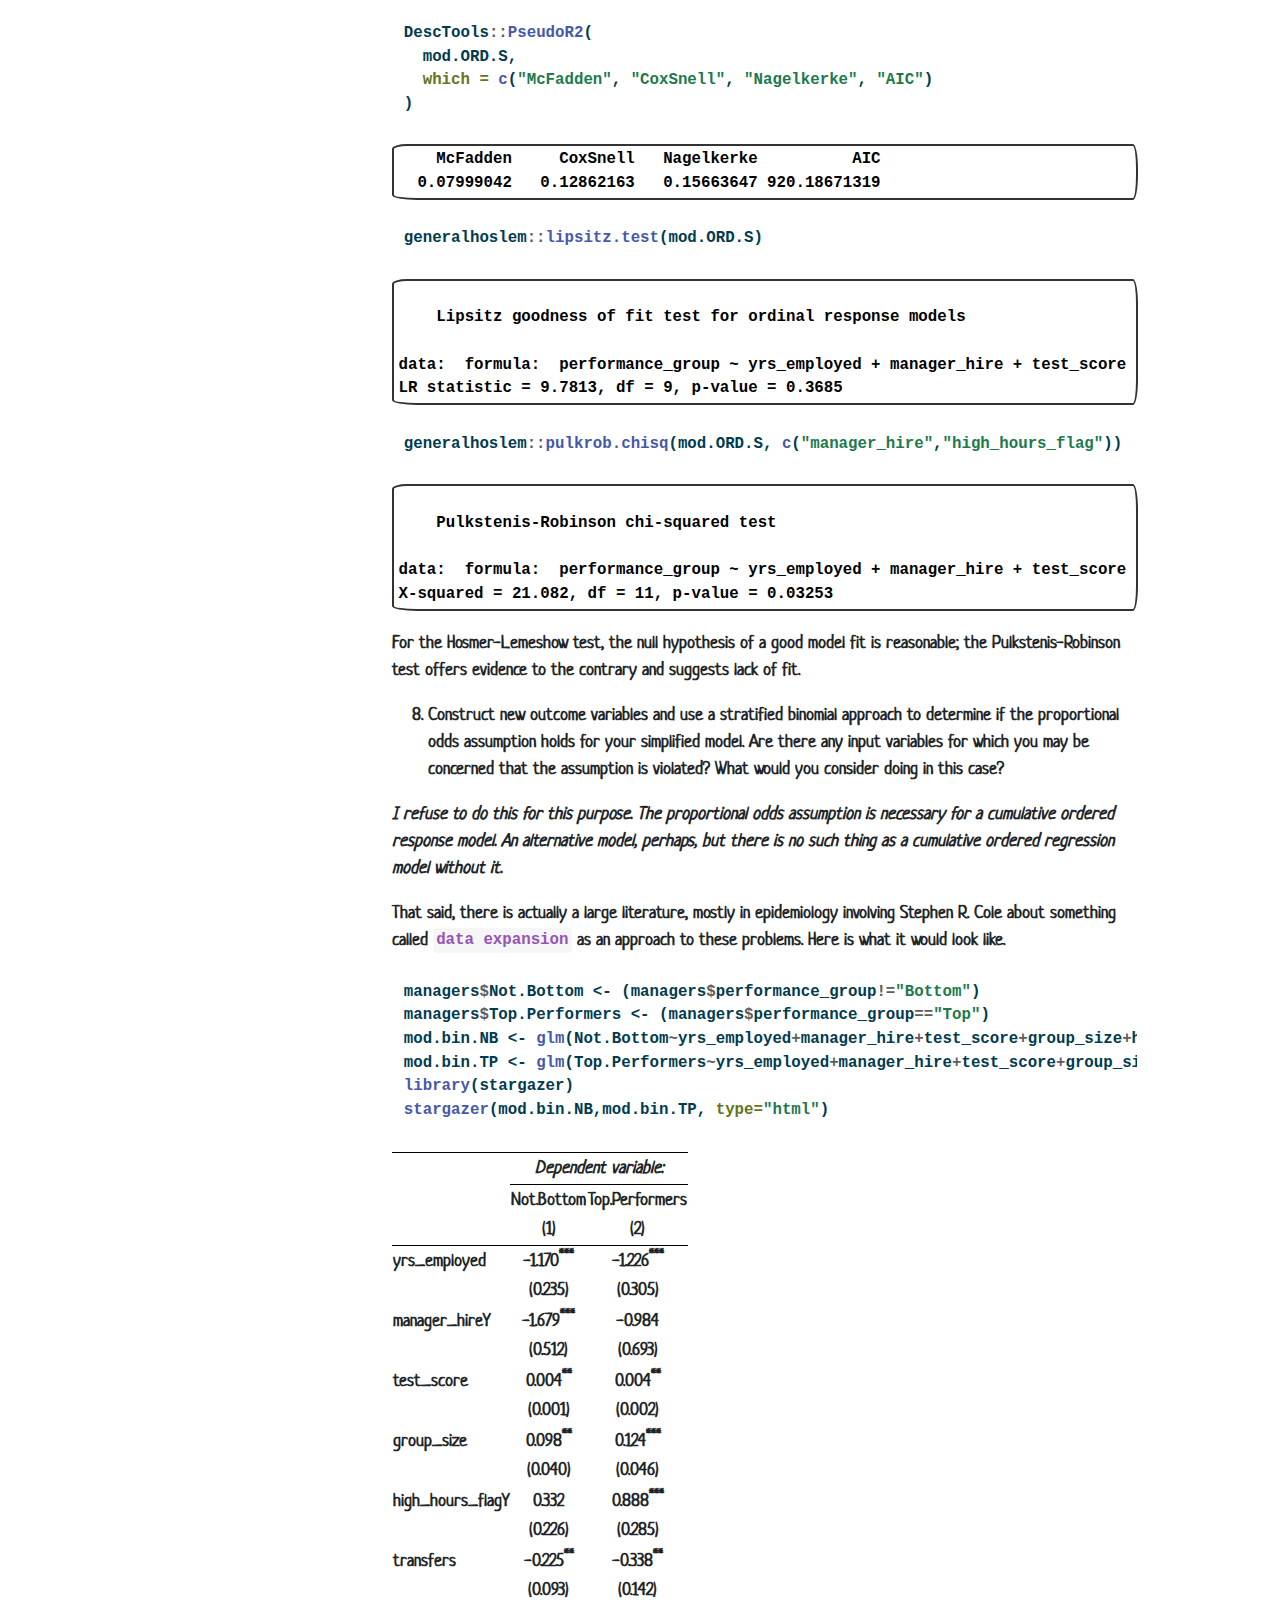
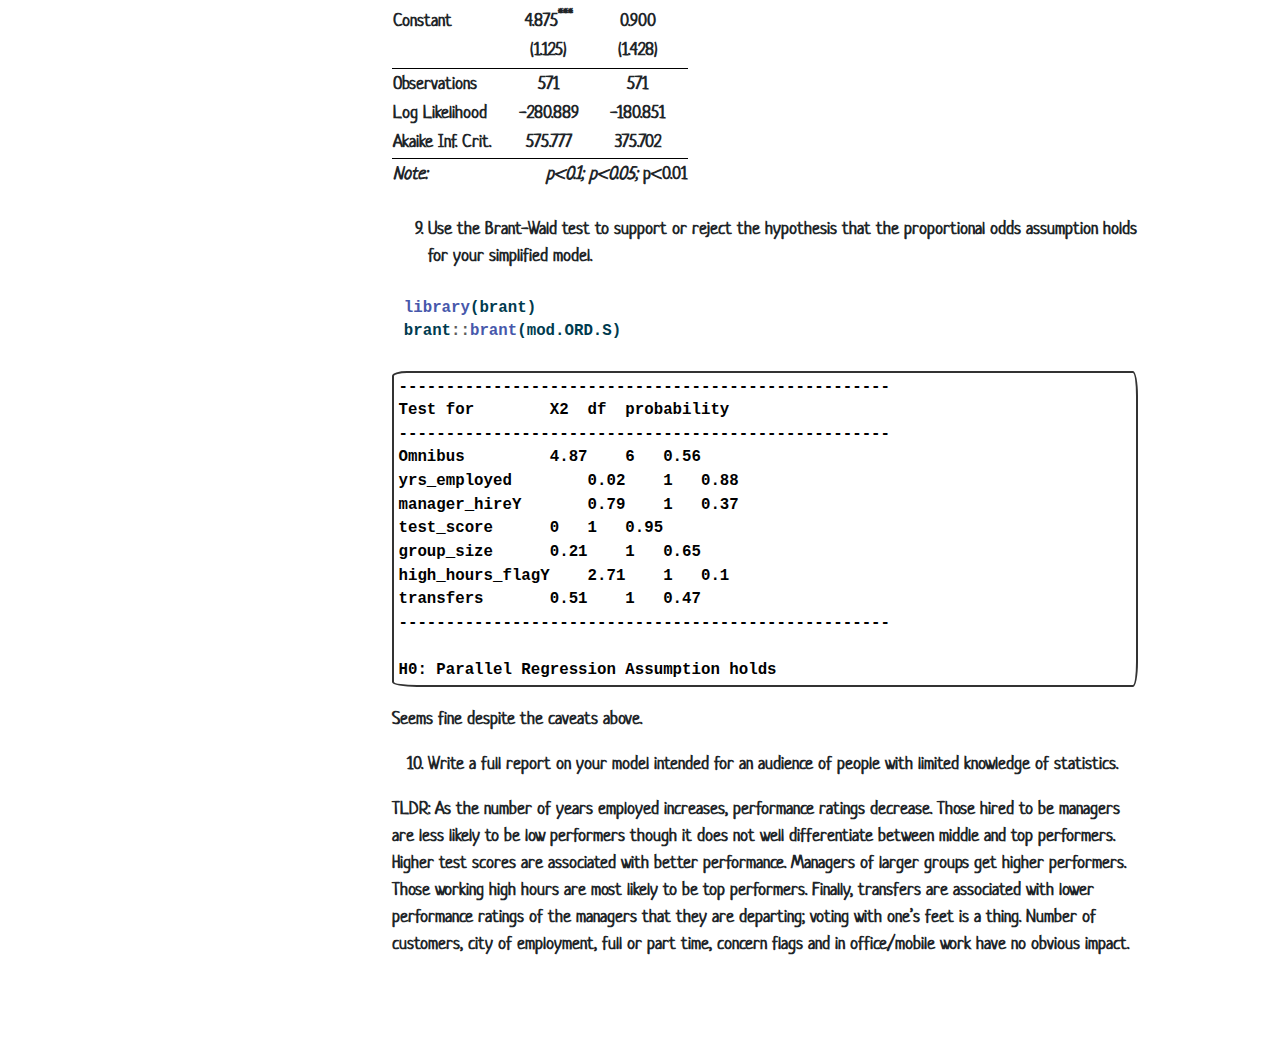
<file: docs/posts/chapter-7/index.html>
<!DOCTYPE html>
<html xmlns="http://www.w3.org/1999/xhtml" lang="en" xml:lang="en"><head>

<meta charset="utf-8">
<meta name="generator" content="quarto-1.2.167">

<meta name="viewport" content="width=device-width, initial-scale=1.0, user-scalable=yes">

<meta name="author" content="Robert W. Walker">
<meta name="dcterms.date" content="2022-09-28">

<title>Solutions for HRMPA - Chapter 7</title>
<style>
code{white-space: pre-wrap;}
span.smallcaps{font-variant: small-caps;}
div.columns{display: flex; gap: min(4vw, 1.5em);}
div.column{flex: auto; overflow-x: auto;}
div.hanging-indent{margin-left: 1.5em; text-indent: -1.5em;}
ul.task-list{list-style: none;}
ul.task-list li input[type="checkbox"] {
  width: 0.8em;
  margin: 0 0.8em 0.2em -1.6em;
  vertical-align: middle;
}
pre > code.sourceCode { white-space: pre; position: relative; }
pre > code.sourceCode > span { display: inline-block; line-height: 1.25; }
pre > code.sourceCode > span:empty { height: 1.2em; }
.sourceCode { overflow: visible; }
code.sourceCode > span { color: inherit; text-decoration: inherit; }
div.sourceCode { margin: 1em 0; }
pre.sourceCode { margin: 0; }
@media screen {
div.sourceCode { overflow: auto; }
}
@media print {
pre > code.sourceCode { white-space: pre-wrap; }
pre > code.sourceCode > span { text-indent: -5em; padding-left: 5em; }
}
pre.numberSource code
  { counter-reset: source-line 0; }
pre.numberSource code > span
  { position: relative; left: -4em; counter-increment: source-line; }
pre.numberSource code > span > a:first-child::before
  { content: counter(source-line);
    position: relative; left: -1em; text-align: right; vertical-align: baseline;
    border: none; display: inline-block;
    -webkit-touch-callout: none; -webkit-user-select: none;
    -khtml-user-select: none; -moz-user-select: none;
    -ms-user-select: none; user-select: none;
    padding: 0 4px; width: 4em;
    color: #aaaaaa;
  }
pre.numberSource { margin-left: 3em; border-left: 1px solid #aaaaaa;  padding-left: 4px; }
div.sourceCode
  {   }
@media screen {
pre > code.sourceCode > span > a:first-child::before { text-decoration: underline; }
}
code span.al { color: #ff0000; font-weight: bold; } /* Alert */
code span.an { color: #60a0b0; font-weight: bold; font-style: italic; } /* Annotation */
code span.at { color: #7d9029; } /* Attribute */
code span.bn { color: #40a070; } /* BaseN */
code span.bu { color: #008000; } /* BuiltIn */
code span.cf { color: #007020; font-weight: bold; } /* ControlFlow */
code span.ch { color: #4070a0; } /* Char */
code span.cn { color: #880000; } /* Constant */
code span.co { color: #60a0b0; font-style: italic; } /* Comment */
code span.cv { color: #60a0b0; font-weight: bold; font-style: italic; } /* CommentVar */
code span.do { color: #ba2121; font-style: italic; } /* Documentation */
code span.dt { color: #902000; } /* DataType */
code span.dv { color: #40a070; } /* DecVal */
code span.er { color: #ff0000; font-weight: bold; } /* Error */
code span.ex { } /* Extension */
code span.fl { color: #40a070; } /* Float */
code span.fu { color: #06287e; } /* Function */
code span.im { color: #008000; font-weight: bold; } /* Import */
code span.in { color: #60a0b0; font-weight: bold; font-style: italic; } /* Information */
code span.kw { color: #007020; font-weight: bold; } /* Keyword */
code span.op { color: #666666; } /* Operator */
code span.ot { color: #007020; } /* Other */
code span.pp { color: #bc7a00; } /* Preprocessor */
code span.sc { color: #4070a0; } /* SpecialChar */
code span.ss { color: #bb6688; } /* SpecialString */
code span.st { color: #4070a0; } /* String */
code span.va { color: #19177c; } /* Variable */
code span.vs { color: #4070a0; } /* VerbatimString */
code span.wa { color: #60a0b0; font-weight: bold; font-style: italic; } /* Warning */
</style>


<script src="../../site_libs/quarto-nav/quarto-nav.js"></script>
<script src="../../site_libs/quarto-nav/headroom.min.js"></script>
<script src="../../site_libs/clipboard/clipboard.min.js"></script>
<script src="../../site_libs/quarto-search/autocomplete.umd.js"></script>
<script src="../../site_libs/quarto-search/fuse.min.js"></script>
<script src="../../site_libs/quarto-search/quarto-search.js"></script>
<meta name="quarto:offset" content="../../">
<script src="../../site_libs/quarto-html/quarto.js"></script>
<script src="../../site_libs/quarto-html/popper.min.js"></script>
<script src="../../site_libs/quarto-html/tippy.umd.min.js"></script>
<script src="../../site_libs/quarto-html/anchor.min.js"></script>
<link href="../../site_libs/quarto-html/tippy.css" rel="stylesheet">
<link href="../../site_libs/quarto-html/quarto-syntax-highlighting.css" rel="stylesheet" id="quarto-text-highlighting-styles">
<script src="../../site_libs/bootstrap/bootstrap.min.js"></script>
<link href="../../site_libs/bootstrap/bootstrap-icons.css" rel="stylesheet">
<link href="../../site_libs/bootstrap/bootstrap.min.css" rel="stylesheet" id="quarto-bootstrap" data-mode="light">
<script id="quarto-search-options" type="application/json">{
  "location": "navbar",
  "copy-button": false,
  "collapse-after": 3,
  "panel-placement": "end",
  "type": "overlay",
  "limit": 20,
  "language": {
    "search-no-results-text": "No results",
    "search-matching-documents-text": "matching documents",
    "search-copy-link-title": "Copy link to search",
    "search-hide-matches-text": "Hide additional matches",
    "search-more-match-text": "more match in this document",
    "search-more-matches-text": "more matches in this document",
    "search-clear-button-title": "Clear",
    "search-detached-cancel-button-title": "Cancel",
    "search-submit-button-title": "Submit"
  }
}</script>


<meta name="twitter:title" content="Solutions for HRMPA - Chapter 7">
<meta name="twitter:description" content="Load the managers data set via the peopleanalyticsdata package or download it from the internet.">
<meta name="twitter:creator" content="@PieRatio">
<meta name="twitter:card" content="summary">
</head>

<body class="nav-sidebar floating nav-fixed fullcontent">

<div id="quarto-search-results"></div>
  <header id="quarto-header" class="headroom fixed-top">
    <nav class="navbar navbar-expand-lg navbar-dark ">
      <div class="navbar-container container-fluid">
      <div class="navbar-brand-container">
    <a class="navbar-brand" href="../../index.html">
    <span class="navbar-title">Solutions for HRMPA</span>
    </a>
  </div>
          <button class="navbar-toggler" type="button" data-bs-toggle="collapse" data-bs-target="#navbarCollapse" aria-controls="navbarCollapse" aria-expanded="false" aria-label="Toggle navigation" onclick="if (window.quartoToggleHeadroom) { window.quartoToggleHeadroom(); }">
  <span class="navbar-toggler-icon"></span>
</button>
          <div class="collapse navbar-collapse" id="navbarCollapse">
            <ul class="navbar-nav navbar-nav-scroll ms-auto">
  <li class="nav-item">
    <a class="nav-link" href="../../index.html">
 <span class="menu-text">HRMPA Chapter Exercise Solutions</span></a>
  </li>  
  <li class="nav-item">
    <a class="nav-link active" href="../../about.html" aria-current="page">
 <span class="menu-text">About</span></a>
  </li>  
  <li class="nav-item compact">
    <a class="nav-link" href="https://github.com/robertwwalker/HRMPA"><i class="bi bi-github" role="img">
</i> 
 <span class="menu-text"></span></a>
  </li>  
  <li class="nav-item compact">
    <a class="nav-link" href="https://twitter.com/PieRatio"><i class="bi bi-twitter" role="img">
</i> 
 <span class="menu-text"></span></a>
  </li>  
</ul>
              <div id="quarto-search" class="" title="Search"></div>
          </div> <!-- /navcollapse -->
      </div> <!-- /container-fluid -->
    </nav>
  <nav class="quarto-secondary-nav" data-bs-toggle="collapse" data-bs-target="#quarto-sidebar" aria-controls="quarto-sidebar" aria-expanded="false" aria-label="Toggle sidebar navigation" onclick="if (window.quartoToggleHeadroom) { window.quartoToggleHeadroom(); }">
    <div class="container-fluid d-flex justify-content-between">
      <h1 class="quarto-secondary-nav-title">Chapter 7</h1>
      <button type="button" class="quarto-btn-toggle btn" aria-label="Show secondary navigation">
        <i class="bi bi-chevron-right"></i>
      </button>
    </div>
  </nav>
</header>
<!-- content -->
<header id="title-block-header" class="quarto-title-block default page-columns page-full">
  <div class="quarto-title-banner page-columns page-full">
    <div class="quarto-title column-body">
      <h1 class="title d-none d-lg-block">Chapter 7</h1>
                                <div class="quarto-categories">
                <div class="quarto-category">news</div>
              </div>
                  </div>
  </div>
    
  
  <div class="quarto-title-meta">

      <div>
      <div class="quarto-title-meta-heading">Author</div>
      <div class="quarto-title-meta-contents">
               <p>Robert W. Walker </p>
            </div>
    </div>
      
      <div>
      <div class="quarto-title-meta-heading">Published</div>
      <div class="quarto-title-meta-contents">
        <p class="date">September 28, 2022</p>
      </div>
    </div>
    
      
    </div>
    
  
  </header><div id="quarto-content" class="quarto-container page-columns page-rows-contents page-layout-article page-navbar">
<!-- sidebar -->
  <nav id="quarto-sidebar" class="sidebar collapse sidebar-navigation floating overflow-auto">
    <div class="sidebar-menu-container"> 
    <ul class="list-unstyled mt-1">
        <li class="sidebar-item">
  <div class="sidebar-item-container"> 
  <a href="../../about.html" class="sidebar-item-text sidebar-link">About</a>
  </div>
</li>
        <li class="sidebar-item sidebar-item-section">
      <div class="sidebar-item-container"> 
            <a class="sidebar-item-text sidebar-link text-start" data-bs-toggle="collapse" data-bs-target="#quarto-sidebar-section-1" aria-expanded="true">Posts</a>
          <a class="sidebar-item-toggle text-start" data-bs-toggle="collapse" data-bs-target="#quarto-sidebar-section-1" aria-expanded="true">
            <i class="bi bi-chevron-right ms-2"></i>
          </a> 
      </div>
      <ul id="quarto-sidebar-section-1" class="collapse list-unstyled sidebar-section depth1 show">  
          <li class="sidebar-item">
  <div class="sidebar-item-container"> 
  <a href="../../posts/chapter-2/index.html" class="sidebar-item-text sidebar-link">Chapter 2</a>
  </div>
</li>
          <li class="sidebar-item">
  <div class="sidebar-item-container"> 
  <a href="../../posts/chapter-3/index.html" class="sidebar-item-text sidebar-link">Chapter 3</a>
  </div>
</li>
          <li class="sidebar-item">
  <div class="sidebar-item-container"> 
  <a href="../../posts/chapter-4/index.html" class="sidebar-item-text sidebar-link">Chapter 4</a>
  </div>
</li>
          <li class="sidebar-item">
  <div class="sidebar-item-container"> 
  <a href="../../posts/chapter-5/index.html" class="sidebar-item-text sidebar-link">Chapter 5</a>
  </div>
</li>
          <li class="sidebar-item">
  <div class="sidebar-item-container"> 
  <a href="../../posts/chapter-6/index.html" class="sidebar-item-text sidebar-link">Chapter 6</a>
  </div>
</li>
          <li class="sidebar-item">
  <div class="sidebar-item-container"> 
  <a href="../../posts/chapter-7/index.html" class="sidebar-item-text sidebar-link active">Chapter 7</a>
  </div>
</li>
          <li class="sidebar-item">
  <div class="sidebar-item-container"> 
  <a href="../../posts/welcome/index.html" class="sidebar-item-text sidebar-link">HRMPA Solutions</a>
  </div>
</li>
      </ul>
  </li>
    </ul>
    </div>
</nav>
<!-- margin-sidebar -->
    
<!-- main -->
<main class="content quarto-banner-title-block" id="quarto-document-content">




<section id="data-exercises" class="level2">
<h2 class="anchored" data-anchor-id="data-exercises">7.4.2 Data exercises</h2>
<p>Load the managers data set via the <code>peopleanalyticsdata</code> package or download it from the internet. It is a set of information of 571 managers in a sales organization and consists of the following fields:</p>
<ul>
<li><code>employee_id</code> for each manager</li>
<li><code>performance_group</code> of each manager in a recent performance review: Bottom performer, Middle performer, Top performer</li>
<li><code>yrs_employed</code>: total length of time employed in years</li>
<li><code>manager_hire</code>: whether or not the individual was hired directly to be a manager (Y) or promoted to manager (N)</li>
<li><code>test_score</code>: score on a test given to all managers</li>
<li><code>group_size</code>: the number of employees in the group they are responsible for</li>
<li><code>concern_flag</code>: whether or not the individual has been the subject of a complaint by a member of their group</li>
<li><code>mobile_flag</code>: whether or not the individual works mobile (Y) or in the office (N)</li>
<li><code>customers</code>: the number of customer accounts the manager is responsible for</li>
<li><code>high_hours_flag</code>: whether or not the manager has entered unusually high hours into their timesheet in the past year</li>
<li><code>transfers</code>: the number of transfer requests coming from the manager’s group while they have been a manager</li>
<li><code>reduced_schedule</code>: whether the manager works part time (Y) or full time (N)</li>
<li><code>city</code>: the current office of the manager.</li>
</ul>
<p>Construct a model to determine how the data provided may help explain the <code>performance_group</code> of a manager by following these steps:</p>
<div class="cell">
<div class="sourceCode cell-code" id="cb1"><pre class="sourceCode r code-with-copy"><code class="sourceCode r"><span id="cb1-1"><a href="#cb1-1" aria-hidden="true" tabindex="-1"></a>managers <span class="ot">&lt;-</span> <span class="fu">read.csv</span>(<span class="st">"http://peopleanalytics-regression-book.org/data/managers.csv"</span>)</span></code><button title="Copy to Clipboard" class="code-copy-button"><i class="bi"></i></button></pre></div>
</div>
<ol type="1">
<li>Convert the outcome variable to an ordered factor of increasing performance.</li>
</ol>
<div class="cell">
<div class="sourceCode cell-code" id="cb2"><pre class="sourceCode r code-with-copy"><code class="sourceCode r"><span id="cb2-1"><a href="#cb2-1" aria-hidden="true" tabindex="-1"></a>managers<span class="sc">$</span>performance_group <span class="ot">&lt;-</span> <span class="fu">ordered</span>(managers<span class="sc">$</span>performance_group, <span class="at">levels =</span> <span class="fu">c</span>(<span class="st">"Bottom"</span>, <span class="st">"Middle"</span>, <span class="st">"Top"</span>))</span></code><button title="Copy to Clipboard" class="code-copy-button"><i class="bi"></i></button></pre></div>
</div>
<ol start="2" type="1">
<li>Convert input variables to categorical factors as appropriate.</li>
</ol>
<div class="cell">
<div class="sourceCode cell-code" id="cb3"><pre class="sourceCode r code-with-copy"><code class="sourceCode r"><span id="cb3-1"><a href="#cb3-1" aria-hidden="true" tabindex="-1"></a><span class="fu">summary</span>(managers)</span></code><button title="Copy to Clipboard" class="code-copy-button"><i class="bi"></i></button></pre></div>
<div class="cell-output cell-output-stdout">
<pre><code> employee_id        performance_group  yrs_employed   manager_hire      
 Length:571         Bottom:129        Min.   :2.000   Length:571        
 Class :character   Middle:376        1st Qu.:4.300   Class :character  
 Mode  :character   Top   : 66        Median :4.600   Mode  :character  
                                      Mean   :4.596                     
                                      3rd Qu.:5.000                     
                                      Max.   :6.000                     
   test_score      group_size    concern_flag       mobile_flag       
 Min.   :  0.0   Min.   : 5.00   Length:571         Length:571        
 1st Qu.:182.0   1st Qu.:10.00   Class :character   Class :character  
 Median :235.0   Median :11.00   Mode  :character   Mode  :character  
 Mean   :240.2   Mean   :11.82                                        
 3rd Qu.:295.0   3rd Qu.:13.00                                        
 Max.   :500.0   Max.   :25.00                                        
   customers     high_hours_flag      transfers      reduced_schedule  
 Min.   :10.00   Length:571         Min.   :0.0000   Length:571        
 1st Qu.:18.00   Class :character   1st Qu.:0.0000   Class :character  
 Median :20.00   Mode  :character   Median :0.0000   Mode  :character  
 Mean   :21.06                      Mean   :0.7968                     
 3rd Qu.:24.00                      3rd Qu.:2.0000                     
 Max.   :40.00                      Max.   :5.0000                     
     city          
 Length:571        
 Class :character  
 Mode  :character  
                   
                   
                   </code></pre>
</div>
</div>
<ol start="3" type="1">
<li>Perform any exploratory data analysis that you wish to do.</li>
</ol>
<p><em>I’ll stick with a summary.</em></p>
<ol start="4" type="1">
<li>Run a proportional odds logistic regression model against all relevant input variables.</li>
</ol>
<div class="cell">
<div class="sourceCode cell-code" id="cb5"><pre class="sourceCode r code-with-copy"><code class="sourceCode r"><span id="cb5-1"><a href="#cb5-1" aria-hidden="true" tabindex="-1"></a><span class="fu">library</span>(MASS)</span>
<span id="cb5-2"><a href="#cb5-2" aria-hidden="true" tabindex="-1"></a>mod.ORD <span class="ot">&lt;-</span> <span class="fu">polr</span>(performance_group<span class="sc">~</span>yrs_employed<span class="sc">+</span>manager_hire<span class="sc">+</span>test_score<span class="sc">+</span>group_size<span class="sc">+</span>concern_flag<span class="sc">+</span>mobile_flag<span class="sc">+</span>customers<span class="sc">+</span>high_hours_flag<span class="sc">+</span>transfers<span class="sc">+</span>reduced_schedule<span class="sc">+</span>city, <span class="at">data=</span>managers)</span>
<span id="cb5-3"><a href="#cb5-3" aria-hidden="true" tabindex="-1"></a><span class="fu">summary</span>(mod.ORD)</span></code><button title="Copy to Clipboard" class="code-copy-button"><i class="bi"></i></button></pre></div>
<div class="cell-output cell-output-stdout">
<pre><code>Call:
polr(formula = performance_group ~ yrs_employed + manager_hire + 
    test_score + group_size + concern_flag + mobile_flag + customers + 
    high_hours_flag + transfers + reduced_schedule + city, data = managers)

Coefficients:
                      Value Std. Error  t value
yrs_employed      -1.200549    0.21182 -5.66767
manager_hireY     -1.529848    0.49180 -3.11070
test_score         0.003533    0.00118  2.99463
group_size         0.098344    0.03499  2.81033
concern_flagY     -0.094360    0.31017 -0.30422
mobile_flagY      -0.105275    0.22208 -0.47403
customers         -0.006245    0.02140 -0.29181
high_hours_flagY   0.564096    0.20349  2.77214
transfers         -0.239006    0.08420 -2.83851
reduced_scheduleY  0.191819    0.35987  0.53302
cityHouston        0.024754    0.53748  0.04605
cityNew York       0.316408    0.35429  0.89306
cityOrlando        0.137964    0.53700  0.25692
citySan Francisco -0.286250    0.44627 -0.64143
cityToronto        0.303623    0.33817  0.89784

Intercepts:
              Value   Std. Error t value
Bottom|Middle -4.8776  1.1191    -4.3584
Middle|Top    -1.1883  1.0947    -1.0855

Residual Deviance: 901.0013 
AIC: 935.0013 </code></pre>
</div>
</div>
<ol start="5" type="1">
<li>Construct p-values for the coefficients and consider how to simplify the model to remove variables that do not impact the outcome.</li>
</ol>
<div class="cell">
<div class="sourceCode cell-code" id="cb7"><pre class="sourceCode r code-with-copy"><code class="sourceCode r"><span id="cb7-1"><a href="#cb7-1" aria-hidden="true" tabindex="-1"></a><span class="co"># get coefficients (it's in matrix form)</span></span>
<span id="cb7-2"><a href="#cb7-2" aria-hidden="true" tabindex="-1"></a>coefficients <span class="ot">&lt;-</span> <span class="fu">summary</span>(mod.ORD)<span class="sc">$</span>coefficients</span>
<span id="cb7-3"><a href="#cb7-3" aria-hidden="true" tabindex="-1"></a><span class="co"># calculate p-values</span></span>
<span id="cb7-4"><a href="#cb7-4" aria-hidden="true" tabindex="-1"></a>p_value <span class="ot">&lt;-</span> (<span class="dv">1</span> <span class="sc">-</span> <span class="fu">pnorm</span>(<span class="fu">abs</span>(coefficients[ ,<span class="st">"t value"</span>]), <span class="dv">0</span>, <span class="dv">1</span>))<span class="sc">*</span><span class="dv">2</span></span>
<span id="cb7-5"><a href="#cb7-5" aria-hidden="true" tabindex="-1"></a><span class="co"># bind back to coefficients</span></span>
<span id="cb7-6"><a href="#cb7-6" aria-hidden="true" tabindex="-1"></a>(coefficients <span class="ot">&lt;-</span> <span class="fu">cbind</span>(coefficients, p_value))</span></code><button title="Copy to Clipboard" class="code-copy-button"><i class="bi"></i></button></pre></div>
<div class="cell-output cell-output-stdout">
<pre><code>                         Value  Std. Error     t value          p_value
yrs_employed      -1.200549054 0.211823948 -5.66767388 0.00000001447491
manager_hireY     -1.529848463 0.491802054 -3.11069962 0.00186644694687
test_score         0.003532813 0.001179718  2.99462596 0.00274781577732
group_size         0.098344428 0.034993894  2.81033111 0.00494905551015
concern_flagY     -0.094360424 0.310169136 -0.30422248 0.76095839840268
mobile_flagY      -0.105275156 0.222083505 -0.47403411 0.63547558470810
customers         -0.006245482 0.021402706 -0.29180805 0.77043339213884
high_hours_flagY   0.564095583 0.203487608  2.77213727 0.00556895469976
transfers         -0.239006244 0.084201412 -2.83850637 0.00453252150893
reduced_scheduleY  0.191819056 0.359873357  0.53301822 0.59402096782304
cityHouston        0.024753812 0.537484942  0.04605489 0.96326649740558
cityNew York       0.316407528 0.354294345  0.89306401 0.37182289551346
cityOrlando        0.137964146 0.536996783  0.25691801 0.79724206568822
citySan Francisco -0.286249831 0.446269016 -0.64142887 0.52124408026741
cityToronto        0.303623166 0.338172321  0.89783565 0.36927317450871
Bottom|Middle     -4.877642364 1.119127112 -4.35843463 0.00001309960345
Middle|Top        -1.188320988 1.094688871 -1.08553309 0.27768561844106</code></pre>
</div>
</div>
<ol start="6" type="1">
<li>Calculate the odds ratios for your simplified model and write an interpretation of them.</li>
</ol>
<div class="cell">
<div class="sourceCode cell-code" id="cb9"><pre class="sourceCode r code-with-copy"><code class="sourceCode r"><span id="cb9-1"><a href="#cb9-1" aria-hidden="true" tabindex="-1"></a>mod.ORD.S <span class="ot">&lt;-</span> <span class="fu">polr</span>(performance_group<span class="sc">~</span>yrs_employed<span class="sc">+</span>manager_hire<span class="sc">+</span>test_score<span class="sc">+</span>group_size<span class="sc">+</span>high_hours_flag<span class="sc">+</span>transfers, <span class="at">data=</span>managers)</span>
<span id="cb9-2"><a href="#cb9-2" aria-hidden="true" tabindex="-1"></a><span class="fu">summary</span>(mod.ORD.S)</span></code><button title="Copy to Clipboard" class="code-copy-button"><i class="bi"></i></button></pre></div>
<div class="cell-output cell-output-stdout">
<pre><code>Call:
polr(formula = performance_group ~ yrs_employed + manager_hire + 
    test_score + group_size + high_hours_flag + transfers, data = managers)

Coefficients:
                    Value Std. Error t value
yrs_employed     -1.25502   0.201131  -6.240
manager_hireY    -1.56948   0.480757  -3.265
test_score        0.00348   0.001162   2.995
group_size        0.10243   0.032464   3.155
high_hours_flagY  0.54965   0.190832   2.880
transfers        -0.24533   0.081103  -3.025

Intercepts:
              Value   Std. Error t value
Bottom|Middle -5.1835  0.9858    -5.2584
Middle|Top    -1.5099  0.9549    -1.5811

Residual Deviance: 904.1867 
AIC: 920.1867 </code></pre>
</div>
<div class="sourceCode cell-code" id="cb11"><pre class="sourceCode r code-with-copy"><code class="sourceCode r"><span id="cb11-1"><a href="#cb11-1" aria-hidden="true" tabindex="-1"></a><span class="fu">exp</span>(<span class="fu">summary</span>(mod.ORD.S)<span class="sc">$</span>coefficients[,<span class="dv">1</span>])</span></code><button title="Copy to Clipboard" class="code-copy-button"><i class="bi"></i></button></pre></div>
<div class="cell-output cell-output-stdout">
<pre><code>    yrs_employed    manager_hireY       test_score       group_size 
      0.28507068       0.20815421       1.00348649       1.10786191 
high_hours_flagY        transfers    Bottom|Middle       Middle|Top 
      1.73264719       0.78244568       0.00560822       0.22093960 </code></pre>
</div>
</div>
<ul>
<li>For each year employed, the relative odds of a higher performance group decline by 71.5%.</li>
<li>For manager hires, the relative odds of a higher performance group decline by 79.2%.</li>
<li>For each point of test score, the relative odds of a higher performance rating increase by .34%.</li>
<li>For each increment of group size, the relative odds of a higher performance rating increase by 10.8%.</li>
<li>For those flagged with high hours, the relative odds of a higher performance rating increase by 73.3%.</li>
<li>For each transfer request, the relative odds of a higher performance rating decrease by 21.8%.</li>
</ul>
<ol start="7" type="1">
<li>Estimate the fit of the simplified model using a variety of metrics and perform tests to determine if the model is a good fit for the data.</li>
</ol>
<div class="cell">
<div class="sourceCode cell-code" id="cb13"><pre class="sourceCode r code-with-copy"><code class="sourceCode r"><span id="cb13-1"><a href="#cb13-1" aria-hidden="true" tabindex="-1"></a>DescTools<span class="sc">::</span><span class="fu">PseudoR2</span>(</span>
<span id="cb13-2"><a href="#cb13-2" aria-hidden="true" tabindex="-1"></a>  mod.ORD.S, </span>
<span id="cb13-3"><a href="#cb13-3" aria-hidden="true" tabindex="-1"></a>  <span class="at">which =</span> <span class="fu">c</span>(<span class="st">"McFadden"</span>, <span class="st">"CoxSnell"</span>, <span class="st">"Nagelkerke"</span>, <span class="st">"AIC"</span>)</span>
<span id="cb13-4"><a href="#cb13-4" aria-hidden="true" tabindex="-1"></a>)</span></code><button title="Copy to Clipboard" class="code-copy-button"><i class="bi"></i></button></pre></div>
<div class="cell-output cell-output-stdout">
<pre><code>    McFadden     CoxSnell   Nagelkerke          AIC 
  0.07999042   0.12862163   0.15663647 920.18671319 </code></pre>
</div>
<div class="sourceCode cell-code" id="cb15"><pre class="sourceCode r code-with-copy"><code class="sourceCode r"><span id="cb15-1"><a href="#cb15-1" aria-hidden="true" tabindex="-1"></a>generalhoslem<span class="sc">::</span><span class="fu">lipsitz.test</span>(mod.ORD.S)</span></code><button title="Copy to Clipboard" class="code-copy-button"><i class="bi"></i></button></pre></div>
<div class="cell-output cell-output-stdout">
<pre><code>
    Lipsitz goodness of fit test for ordinal response models

data:  formula:  performance_group ~ yrs_employed + manager_hire + test_score + formula:      group_size + high_hours_flag + transfers
LR statistic = 9.7813, df = 9, p-value = 0.3685</code></pre>
</div>
<div class="sourceCode cell-code" id="cb17"><pre class="sourceCode r code-with-copy"><code class="sourceCode r"><span id="cb17-1"><a href="#cb17-1" aria-hidden="true" tabindex="-1"></a>generalhoslem<span class="sc">::</span><span class="fu">pulkrob.chisq</span>(mod.ORD.S, <span class="fu">c</span>(<span class="st">"manager_hire"</span>,<span class="st">"high_hours_flag"</span>))</span></code><button title="Copy to Clipboard" class="code-copy-button"><i class="bi"></i></button></pre></div>
<div class="cell-output cell-output-stdout">
<pre><code>
    Pulkstenis-Robinson chi-squared test

data:  formula:  performance_group ~ yrs_employed + manager_hire + test_score + formula:      group_size + high_hours_flag + transfers
X-squared = 21.082, df = 11, p-value = 0.03253</code></pre>
</div>
</div>
<p>For the Hosmer-Lemeshow test, the null hypothesis of a good model fit is reasonable; the Pulkstenis-Robinson test offers evidence to the contrary and suggests lack of fit.</p>
<ol start="8" type="1">
<li>Construct new outcome variables and use a stratified binomial approach to determine if the proportional odds assumption holds for your simplified model. Are there any input variables for which you may be concerned that the assumption is violated? What would you consider doing in this case?</li>
</ol>
<p><em>I refuse to do this for this purpose. The proportional odds assumption is necessary for a cumulative ordered response model. An alternative model, perhaps, but there is no such thing as a cumulative ordered regression model without it.</em></p>
<p>That said, there is actually a large literature, mostly in epidemiology involving Stephen R. Cole about something called <code>data expansion</code> as an approach to these problems. Here is what it would look like.</p>
<div class="sourceCode cell-code" id="cb19"><pre class="sourceCode r code-with-copy"><code class="sourceCode r"><span id="cb19-1"><a href="#cb19-1" aria-hidden="true" tabindex="-1"></a>managers<span class="sc">$</span>Not.Bottom <span class="ot">&lt;-</span> (managers<span class="sc">$</span>performance_group<span class="sc">!=</span><span class="st">"Bottom"</span>)</span>
<span id="cb19-2"><a href="#cb19-2" aria-hidden="true" tabindex="-1"></a>managers<span class="sc">$</span>Top.Performers <span class="ot">&lt;-</span> (managers<span class="sc">$</span>performance_group<span class="sc">==</span><span class="st">"Top"</span>)</span>
<span id="cb19-3"><a href="#cb19-3" aria-hidden="true" tabindex="-1"></a>mod.bin.NB <span class="ot">&lt;-</span> <span class="fu">glm</span>(Not.Bottom<span class="sc">~</span>yrs_employed<span class="sc">+</span>manager_hire<span class="sc">+</span>test_score<span class="sc">+</span>group_size<span class="sc">+</span>high_hours_flag<span class="sc">+</span>transfers, <span class="at">family=</span><span class="fu">binomial</span>(<span class="at">link=</span><span class="st">"logit"</span>), <span class="at">data=</span>managers)</span>
<span id="cb19-4"><a href="#cb19-4" aria-hidden="true" tabindex="-1"></a>mod.bin.TP <span class="ot">&lt;-</span> <span class="fu">glm</span>(Top.Performers<span class="sc">~</span>yrs_employed<span class="sc">+</span>manager_hire<span class="sc">+</span>test_score<span class="sc">+</span>group_size<span class="sc">+</span>high_hours_flag<span class="sc">+</span>transfers, <span class="at">family=</span><span class="fu">binomial</span>(<span class="at">link=</span><span class="st">"logit"</span>), <span class="at">data=</span>managers)</span>
<span id="cb19-5"><a href="#cb19-5" aria-hidden="true" tabindex="-1"></a><span class="fu">library</span>(stargazer)</span>
<span id="cb19-6"><a href="#cb19-6" aria-hidden="true" tabindex="-1"></a><span class="fu">stargazer</span>(mod.bin.NB,mod.bin.TP, <span class="at">type=</span><span class="st">"html"</span>)</span></code><button title="Copy to Clipboard" class="code-copy-button"><i class="bi"></i></button></pre></div>

<table style="text-align:center">
<tbody><tr>
<td colspan="3" style="border-bottom: 1px solid black">
</td>
</tr>
<tr>
<td style="text-align:left">
</td>
<td colspan="2">
<em>Dependent variable:</em>
</td>
</tr>
<tr>
<td>
</td>
<td colspan="2" style="border-bottom: 1px solid black">
</td>
</tr>
<tr>
<td style="text-align:left">
</td>
<td>
Not.Bottom
</td>
<td>
Top.Performers
</td>
</tr>
<tr>
<td style="text-align:left">
</td>
<td>
(1)
</td>
<td>
(2)
</td>
</tr>
<tr>
<td colspan="3" style="border-bottom: 1px solid black">
</td>
</tr>
<tr>
<td style="text-align:left">
yrs_employed
</td>
<td>
-1.170<sup>***</sup>
</td>
<td>
-1.226<sup>***</sup>
</td>
</tr>
<tr>
<td style="text-align:left">
</td>
<td>
(0.235)
</td>
<td>
(0.305)
</td>
</tr>
<tr>
<td style="text-align:left">
</td>
<td>
</td>
<td>
</td>
</tr>
<tr>
<td style="text-align:left">
manager_hireY
</td>
<td>
-1.679<sup>***</sup>
</td>
<td>
-0.984
</td>
</tr>
<tr>
<td style="text-align:left">
</td>
<td>
(0.512)
</td>
<td>
(0.693)
</td>
</tr>
<tr>
<td style="text-align:left">
</td>
<td>
</td>
<td>
</td>
</tr>
<tr>
<td style="text-align:left">
test_score
</td>
<td>
0.004<sup>**</sup>
</td>
<td>
0.004<sup>**</sup>
</td>
</tr>
<tr>
<td style="text-align:left">
</td>
<td>
(0.001)
</td>
<td>
(0.002)
</td>
</tr>
<tr>
<td style="text-align:left">
</td>
<td>
</td>
<td>
</td>
</tr>
<tr>
<td style="text-align:left">
group_size
</td>
<td>
0.098<sup>**</sup>
</td>
<td>
0.124<sup>***</sup>
</td>
</tr>
<tr>
<td style="text-align:left">
</td>
<td>
(0.040)
</td>
<td>
(0.046)
</td>
</tr>
<tr>
<td style="text-align:left">
</td>
<td>
</td>
<td>
</td>
</tr>
<tr>
<td style="text-align:left">
high_hours_flagY
</td>
<td>
0.332
</td>
<td>
0.888<sup>***</sup>
</td>
</tr>
<tr>
<td style="text-align:left">
</td>
<td>
(0.226)
</td>
<td>
(0.285)
</td>
</tr>
<tr>
<td style="text-align:left">
</td>
<td>
</td>
<td>
</td>
</tr>
<tr>
<td style="text-align:left">
transfers
</td>
<td>
-0.225<sup>**</sup>
</td>
<td>
-0.338<sup>**</sup>
</td>
</tr>
<tr>
<td style="text-align:left">
</td>
<td>
(0.093)
</td>
<td>
(0.142)
</td>
</tr>
<tr>
<td style="text-align:left">
</td>
<td>
</td>
<td>
</td>
</tr>
<tr>
<td style="text-align:left">
Constant
</td>
<td>
4.875<sup>***</sup>
</td>
<td>
0.900
</td>
</tr>
<tr>
<td style="text-align:left">
</td>
<td>
(1.125)
</td>
<td>
(1.428)
</td>
</tr>
<tr>
<td style="text-align:left">
</td>
<td>
</td>
<td>
</td>
</tr>
<tr>
<td colspan="3" style="border-bottom: 1px solid black">
</td>
</tr>
<tr>
<td style="text-align:left">
Observations
</td>
<td>
571
</td>
<td>
571
</td>
</tr>
<tr>
<td style="text-align:left">
Log Likelihood
</td>
<td>
-280.889
</td>
<td>
-180.851
</td>
</tr>
<tr>
<td style="text-align:left">
Akaike Inf. Crit.
</td>
<td>
575.777
</td>
<td>
375.702
</td>
</tr>
<tr>
<td colspan="3" style="border-bottom: 1px solid black">
</td>
</tr>
<tr>
<td style="text-align:left">
<em>Note:</em>
</td>
<td colspan="2" style="text-align:right">
<sup><em></em></sup><em>p&lt;0.1; <sup><strong></strong></sup><strong>p&lt;0.05; <sup></sup></strong></em>p&lt;0.01
</td>
</tr>

</tbody></table>
<ol start="9" type="1">
<li>Use the Brant-Wald test to support or reject the hypothesis that the proportional odds assumption holds for your simplified model.</li>
</ol>
<div class="cell">
<div class="sourceCode cell-code" id="cb20"><pre class="sourceCode r code-with-copy"><code class="sourceCode r"><span id="cb20-1"><a href="#cb20-1" aria-hidden="true" tabindex="-1"></a><span class="fu">library</span>(brant)</span>
<span id="cb20-2"><a href="#cb20-2" aria-hidden="true" tabindex="-1"></a>brant<span class="sc">::</span><span class="fu">brant</span>(mod.ORD.S)</span></code><button title="Copy to Clipboard" class="code-copy-button"><i class="bi"></i></button></pre></div>
<div class="cell-output cell-output-stdout">
<pre><code>---------------------------------------------------- 
Test for        X2  df  probability 
---------------------------------------------------- 
Omnibus         4.87    6   0.56
yrs_employed        0.02    1   0.88
manager_hireY       0.79    1   0.37
test_score      0   1   0.95
group_size      0.21    1   0.65
high_hours_flagY    2.71    1   0.1
transfers       0.51    1   0.47
---------------------------------------------------- 

H0: Parallel Regression Assumption holds</code></pre>
</div>
</div>
<p><strong>Seems fine despite the caveats above.</strong></p>
<ol start="10" type="1">
<li>Write a full report on your model intended for an audience of people with limited knowledge of statistics.</li>
</ol>
<p><strong>TLDR: As the number of years employed increases, performance ratings decrease. Those hired to be managers are less likely to be low performers though it does not well differentiate between middle and top performers. Higher test scores are associated with better performance. Managers of larger groups get higher performers. Those working high hours are most likely to be top performers. Finally, transfers are associated with lower performance ratings of the managers that they are departing; voting with one’s feet is a thing. Number of customers, city of employment, full or part time, concern flags and in office/mobile work have no obvious impact.</strong></p>


</section>

</main> <!-- /main -->
<script id="quarto-html-after-body" type="application/javascript">
window.document.addEventListener("DOMContentLoaded", function (event) {
  const toggleBodyColorMode = (bsSheetEl) => {
    const mode = bsSheetEl.getAttribute("data-mode");
    const bodyEl = window.document.querySelector("body");
    if (mode === "dark") {
      bodyEl.classList.add("quarto-dark");
      bodyEl.classList.remove("quarto-light");
    } else {
      bodyEl.classList.add("quarto-light");
      bodyEl.classList.remove("quarto-dark");
    }
  }
  const toggleBodyColorPrimary = () => {
    const bsSheetEl = window.document.querySelector("link#quarto-bootstrap");
    if (bsSheetEl) {
      toggleBodyColorMode(bsSheetEl);
    }
  }
  toggleBodyColorPrimary();  
  const icon = "";
  const anchorJS = new window.AnchorJS();
  anchorJS.options = {
    placement: 'right',
    icon: icon
  };
  anchorJS.add('.anchored');
  const clipboard = new window.ClipboardJS('.code-copy-button', {
    target: function(trigger) {
      return trigger.previousElementSibling;
    }
  });
  clipboard.on('success', function(e) {
    // button target
    const button = e.trigger;
    // don't keep focus
    button.blur();
    // flash "checked"
    button.classList.add('code-copy-button-checked');
    var currentTitle = button.getAttribute("title");
    button.setAttribute("title", "Copied!");
    let tooltip;
    if (window.bootstrap) {
      button.setAttribute("data-bs-toggle", "tooltip");
      button.setAttribute("data-bs-placement", "left");
      button.setAttribute("data-bs-title", "Copied!");
      tooltip = new bootstrap.Tooltip(button, 
        { trigger: "manual", 
          customClass: "code-copy-button-tooltip",
          offset: [0, -8]});
      tooltip.show();    
    }
    setTimeout(function() {
      if (tooltip) {
        tooltip.hide();
        button.removeAttribute("data-bs-title");
        button.removeAttribute("data-bs-toggle");
        button.removeAttribute("data-bs-placement");
      }
      button.setAttribute("title", currentTitle);
      button.classList.remove('code-copy-button-checked');
    }, 1000);
    // clear code selection
    e.clearSelection();
  });
  function tippyHover(el, contentFn) {
    const config = {
      allowHTML: true,
      content: contentFn,
      maxWidth: 500,
      delay: 100,
      arrow: false,
      appendTo: function(el) {
          return el.parentElement;
      },
      interactive: true,
      interactiveBorder: 10,
      theme: 'quarto',
      placement: 'bottom-start'
    };
    window.tippy(el, config); 
  }
  const noterefs = window.document.querySelectorAll('a[role="doc-noteref"]');
  for (var i=0; i<noterefs.length; i++) {
    const ref = noterefs[i];
    tippyHover(ref, function() {
      // use id or data attribute instead here
      let href = ref.getAttribute('data-footnote-href') || ref.getAttribute('href');
      try { href = new URL(href).hash; } catch {}
      const id = href.replace(/^#\/?/, "");
      const note = window.document.getElementById(id);
      return note.innerHTML;
    });
  }
  const findCites = (el) => {
    const parentEl = el.parentElement;
    if (parentEl) {
      const cites = parentEl.dataset.cites;
      if (cites) {
        return {
          el,
          cites: cites.split(' ')
        };
      } else {
        return findCites(el.parentElement)
      }
    } else {
      return undefined;
    }
  };
  var bibliorefs = window.document.querySelectorAll('a[role="doc-biblioref"]');
  for (var i=0; i<bibliorefs.length; i++) {
    const ref = bibliorefs[i];
    const citeInfo = findCites(ref);
    if (citeInfo) {
      tippyHover(citeInfo.el, function() {
        var popup = window.document.createElement('div');
        citeInfo.cites.forEach(function(cite) {
          var citeDiv = window.document.createElement('div');
          citeDiv.classList.add('hanging-indent');
          citeDiv.classList.add('csl-entry');
          var biblioDiv = window.document.getElementById('ref-' + cite);
          if (biblioDiv) {
            citeDiv.innerHTML = biblioDiv.innerHTML;
          }
          popup.appendChild(citeDiv);
        });
        return popup.innerHTML;
      });
    }
  }
});
</script>
</div> <!-- /content -->



</body></html>
</file>
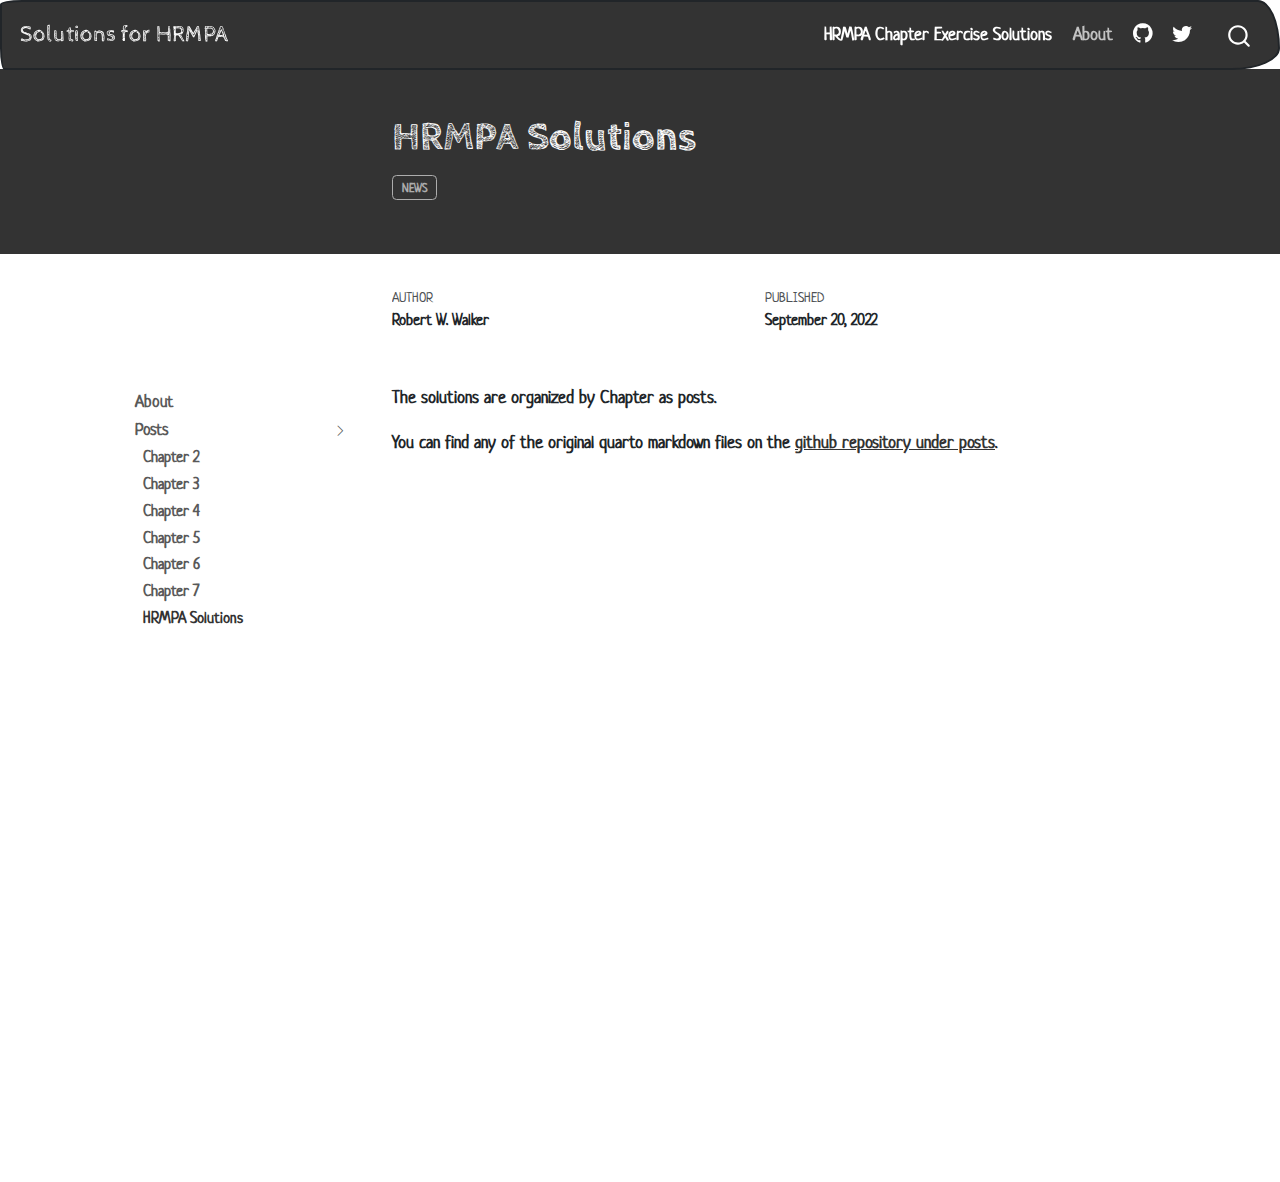
<file: docs/posts/welcome/index.html>
<!DOCTYPE html>
<html xmlns="http://www.w3.org/1999/xhtml" lang="en" xml:lang="en"><head>

<meta charset="utf-8">
<meta name="generator" content="quarto-1.2.167">

<meta name="viewport" content="width=device-width, initial-scale=1.0, user-scalable=yes">

<meta name="author" content="Robert W. Walker">
<meta name="dcterms.date" content="2022-09-20">

<title>Solutions for HRMPA - HRMPA Solutions</title>
<style>
code{white-space: pre-wrap;}
span.smallcaps{font-variant: small-caps;}
div.columns{display: flex; gap: min(4vw, 1.5em);}
div.column{flex: auto; overflow-x: auto;}
div.hanging-indent{margin-left: 1.5em; text-indent: -1.5em;}
ul.task-list{list-style: none;}
ul.task-list li input[type="checkbox"] {
  width: 0.8em;
  margin: 0 0.8em 0.2em -1.6em;
  vertical-align: middle;
}
</style>


<script src="../../site_libs/quarto-nav/quarto-nav.js"></script>
<script src="../../site_libs/quarto-nav/headroom.min.js"></script>
<script src="../../site_libs/clipboard/clipboard.min.js"></script>
<script src="../../site_libs/quarto-search/autocomplete.umd.js"></script>
<script src="../../site_libs/quarto-search/fuse.min.js"></script>
<script src="../../site_libs/quarto-search/quarto-search.js"></script>
<meta name="quarto:offset" content="../../">
<script src="../../site_libs/quarto-html/quarto.js"></script>
<script src="../../site_libs/quarto-html/popper.min.js"></script>
<script src="../../site_libs/quarto-html/tippy.umd.min.js"></script>
<script src="../../site_libs/quarto-html/anchor.min.js"></script>
<link href="../../site_libs/quarto-html/tippy.css" rel="stylesheet">
<link href="../../site_libs/quarto-html/quarto-syntax-highlighting.css" rel="stylesheet" id="quarto-text-highlighting-styles">
<script src="../../site_libs/bootstrap/bootstrap.min.js"></script>
<link href="../../site_libs/bootstrap/bootstrap-icons.css" rel="stylesheet">
<link href="../../site_libs/bootstrap/bootstrap.min.css" rel="stylesheet" id="quarto-bootstrap" data-mode="light">
<script id="quarto-search-options" type="application/json">{
  "location": "navbar",
  "copy-button": false,
  "collapse-after": 3,
  "panel-placement": "end",
  "type": "overlay",
  "limit": 20,
  "language": {
    "search-no-results-text": "No results",
    "search-matching-documents-text": "matching documents",
    "search-copy-link-title": "Copy link to search",
    "search-hide-matches-text": "Hide additional matches",
    "search-more-match-text": "more match in this document",
    "search-more-matches-text": "more matches in this document",
    "search-clear-button-title": "Clear",
    "search-detached-cancel-button-title": "Cancel",
    "search-submit-button-title": "Submit"
  }
}</script>


<meta name="twitter:title" content="Solutions for HRMPA - HRMPA Solutions">
<meta name="twitter:description" content="The solutions are organized by Chapter as posts.">
<meta name="twitter:creator" content="@PieRatio">
<meta name="twitter:card" content="summary">
</head>

<body class="nav-sidebar floating nav-fixed fullcontent">

<div id="quarto-search-results"></div>
  <header id="quarto-header" class="headroom fixed-top">
    <nav class="navbar navbar-expand-lg navbar-dark ">
      <div class="navbar-container container-fluid">
      <div class="navbar-brand-container">
    <a class="navbar-brand" href="../../index.html">
    <span class="navbar-title">Solutions for HRMPA</span>
    </a>
  </div>
          <button class="navbar-toggler" type="button" data-bs-toggle="collapse" data-bs-target="#navbarCollapse" aria-controls="navbarCollapse" aria-expanded="false" aria-label="Toggle navigation" onclick="if (window.quartoToggleHeadroom) { window.quartoToggleHeadroom(); }">
  <span class="navbar-toggler-icon"></span>
</button>
          <div class="collapse navbar-collapse" id="navbarCollapse">
            <ul class="navbar-nav navbar-nav-scroll ms-auto">
  <li class="nav-item">
    <a class="nav-link" href="../../index.html">
 <span class="menu-text">HRMPA Chapter Exercise Solutions</span></a>
  </li>  
  <li class="nav-item">
    <a class="nav-link active" href="../../about.html" aria-current="page">
 <span class="menu-text">About</span></a>
  </li>  
  <li class="nav-item compact">
    <a class="nav-link" href="https://github.com/robertwwalker/HRMPA"><i class="bi bi-github" role="img">
</i> 
 <span class="menu-text"></span></a>
  </li>  
  <li class="nav-item compact">
    <a class="nav-link" href="https://twitter.com/PieRatio"><i class="bi bi-twitter" role="img">
</i> 
 <span class="menu-text"></span></a>
  </li>  
</ul>
              <div id="quarto-search" class="" title="Search"></div>
          </div> <!-- /navcollapse -->
      </div> <!-- /container-fluid -->
    </nav>
  <nav class="quarto-secondary-nav" data-bs-toggle="collapse" data-bs-target="#quarto-sidebar" aria-controls="quarto-sidebar" aria-expanded="false" aria-label="Toggle sidebar navigation" onclick="if (window.quartoToggleHeadroom) { window.quartoToggleHeadroom(); }">
    <div class="container-fluid d-flex justify-content-between">
      <h1 class="quarto-secondary-nav-title">HRMPA Solutions</h1>
      <button type="button" class="quarto-btn-toggle btn" aria-label="Show secondary navigation">
        <i class="bi bi-chevron-right"></i>
      </button>
    </div>
  </nav>
</header>
<!-- content -->
<header id="title-block-header" class="quarto-title-block default page-columns page-full">
  <div class="quarto-title-banner page-columns page-full">
    <div class="quarto-title column-body">
      <h1 class="title d-none d-lg-block">HRMPA Solutions</h1>
                                <div class="quarto-categories">
                <div class="quarto-category">news</div>
              </div>
                  </div>
  </div>
    
  
  <div class="quarto-title-meta">

      <div>
      <div class="quarto-title-meta-heading">Author</div>
      <div class="quarto-title-meta-contents">
               <p>Robert W. Walker </p>
            </div>
    </div>
      
      <div>
      <div class="quarto-title-meta-heading">Published</div>
      <div class="quarto-title-meta-contents">
        <p class="date">September 20, 2022</p>
      </div>
    </div>
    
      
    </div>
    
  
  </header><div id="quarto-content" class="quarto-container page-columns page-rows-contents page-layout-article page-navbar">
<!-- sidebar -->
  <nav id="quarto-sidebar" class="sidebar collapse sidebar-navigation floating overflow-auto">
    <div class="sidebar-menu-container"> 
    <ul class="list-unstyled mt-1">
        <li class="sidebar-item">
  <div class="sidebar-item-container"> 
  <a href="../../about.html" class="sidebar-item-text sidebar-link">About</a>
  </div>
</li>
        <li class="sidebar-item sidebar-item-section">
      <div class="sidebar-item-container"> 
            <a class="sidebar-item-text sidebar-link text-start" data-bs-toggle="collapse" data-bs-target="#quarto-sidebar-section-1" aria-expanded="true">Posts</a>
          <a class="sidebar-item-toggle text-start" data-bs-toggle="collapse" data-bs-target="#quarto-sidebar-section-1" aria-expanded="true">
            <i class="bi bi-chevron-right ms-2"></i>
          </a> 
      </div>
      <ul id="quarto-sidebar-section-1" class="collapse list-unstyled sidebar-section depth1 show">  
          <li class="sidebar-item">
  <div class="sidebar-item-container"> 
  <a href="../../posts/chapter-2/index.html" class="sidebar-item-text sidebar-link">Chapter 2</a>
  </div>
</li>
          <li class="sidebar-item">
  <div class="sidebar-item-container"> 
  <a href="../../posts/chapter-3/index.html" class="sidebar-item-text sidebar-link">Chapter 3</a>
  </div>
</li>
          <li class="sidebar-item">
  <div class="sidebar-item-container"> 
  <a href="../../posts/chapter-4/index.html" class="sidebar-item-text sidebar-link">Chapter 4</a>
  </div>
</li>
          <li class="sidebar-item">
  <div class="sidebar-item-container"> 
  <a href="../../posts/chapter-5/index.html" class="sidebar-item-text sidebar-link">Chapter 5</a>
  </div>
</li>
          <li class="sidebar-item">
  <div class="sidebar-item-container"> 
  <a href="../../posts/chapter-6/index.html" class="sidebar-item-text sidebar-link">Chapter 6</a>
  </div>
</li>
          <li class="sidebar-item">
  <div class="sidebar-item-container"> 
  <a href="../../posts/chapter-7/index.html" class="sidebar-item-text sidebar-link">Chapter 7</a>
  </div>
</li>
          <li class="sidebar-item">
  <div class="sidebar-item-container"> 
  <a href="../../posts/welcome/index.html" class="sidebar-item-text sidebar-link active">HRMPA Solutions</a>
  </div>
</li>
      </ul>
  </li>
    </ul>
    </div>
</nav>
<!-- margin-sidebar -->
    
<!-- main -->
<main class="content quarto-banner-title-block" id="quarto-document-content">




<p>The solutions are organized by Chapter as posts.</p>
<p>You can find any of the original quarto markdown files on the <a href="https://github.com/robertwwalker/HRMPA">github repository under posts</a>.</p>



</main> <!-- /main -->
<script id="quarto-html-after-body" type="application/javascript">
window.document.addEventListener("DOMContentLoaded", function (event) {
  const toggleBodyColorMode = (bsSheetEl) => {
    const mode = bsSheetEl.getAttribute("data-mode");
    const bodyEl = window.document.querySelector("body");
    if (mode === "dark") {
      bodyEl.classList.add("quarto-dark");
      bodyEl.classList.remove("quarto-light");
    } else {
      bodyEl.classList.add("quarto-light");
      bodyEl.classList.remove("quarto-dark");
    }
  }
  const toggleBodyColorPrimary = () => {
    const bsSheetEl = window.document.querySelector("link#quarto-bootstrap");
    if (bsSheetEl) {
      toggleBodyColorMode(bsSheetEl);
    }
  }
  toggleBodyColorPrimary();  
  const icon = "";
  const anchorJS = new window.AnchorJS();
  anchorJS.options = {
    placement: 'right',
    icon: icon
  };
  anchorJS.add('.anchored');
  const clipboard = new window.ClipboardJS('.code-copy-button', {
    target: function(trigger) {
      return trigger.previousElementSibling;
    }
  });
  clipboard.on('success', function(e) {
    // button target
    const button = e.trigger;
    // don't keep focus
    button.blur();
    // flash "checked"
    button.classList.add('code-copy-button-checked');
    var currentTitle = button.getAttribute("title");
    button.setAttribute("title", "Copied!");
    let tooltip;
    if (window.bootstrap) {
      button.setAttribute("data-bs-toggle", "tooltip");
      button.setAttribute("data-bs-placement", "left");
      button.setAttribute("data-bs-title", "Copied!");
      tooltip = new bootstrap.Tooltip(button, 
        { trigger: "manual", 
          customClass: "code-copy-button-tooltip",
          offset: [0, -8]});
      tooltip.show();    
    }
    setTimeout(function() {
      if (tooltip) {
        tooltip.hide();
        button.removeAttribute("data-bs-title");
        button.removeAttribute("data-bs-toggle");
        button.removeAttribute("data-bs-placement");
      }
      button.setAttribute("title", currentTitle);
      button.classList.remove('code-copy-button-checked');
    }, 1000);
    // clear code selection
    e.clearSelection();
  });
  function tippyHover(el, contentFn) {
    const config = {
      allowHTML: true,
      content: contentFn,
      maxWidth: 500,
      delay: 100,
      arrow: false,
      appendTo: function(el) {
          return el.parentElement;
      },
      interactive: true,
      interactiveBorder: 10,
      theme: 'quarto',
      placement: 'bottom-start'
    };
    window.tippy(el, config); 
  }
  const noterefs = window.document.querySelectorAll('a[role="doc-noteref"]');
  for (var i=0; i<noterefs.length; i++) {
    const ref = noterefs[i];
    tippyHover(ref, function() {
      // use id or data attribute instead here
      let href = ref.getAttribute('data-footnote-href') || ref.getAttribute('href');
      try { href = new URL(href).hash; } catch {}
      const id = href.replace(/^#\/?/, "");
      const note = window.document.getElementById(id);
      return note.innerHTML;
    });
  }
  const findCites = (el) => {
    const parentEl = el.parentElement;
    if (parentEl) {
      const cites = parentEl.dataset.cites;
      if (cites) {
        return {
          el,
          cites: cites.split(' ')
        };
      } else {
        return findCites(el.parentElement)
      }
    } else {
      return undefined;
    }
  };
  var bibliorefs = window.document.querySelectorAll('a[role="doc-biblioref"]');
  for (var i=0; i<bibliorefs.length; i++) {
    const ref = bibliorefs[i];
    const citeInfo = findCites(ref);
    if (citeInfo) {
      tippyHover(citeInfo.el, function() {
        var popup = window.document.createElement('div');
        citeInfo.cites.forEach(function(cite) {
          var citeDiv = window.document.createElement('div');
          citeDiv.classList.add('hanging-indent');
          citeDiv.classList.add('csl-entry');
          var biblioDiv = window.document.getElementById('ref-' + cite);
          if (biblioDiv) {
            citeDiv.innerHTML = biblioDiv.innerHTML;
          }
          popup.appendChild(citeDiv);
        });
        return popup.innerHTML;
      });
    }
  }
});
</script>
</div> <!-- /content -->



</body></html>
</file>
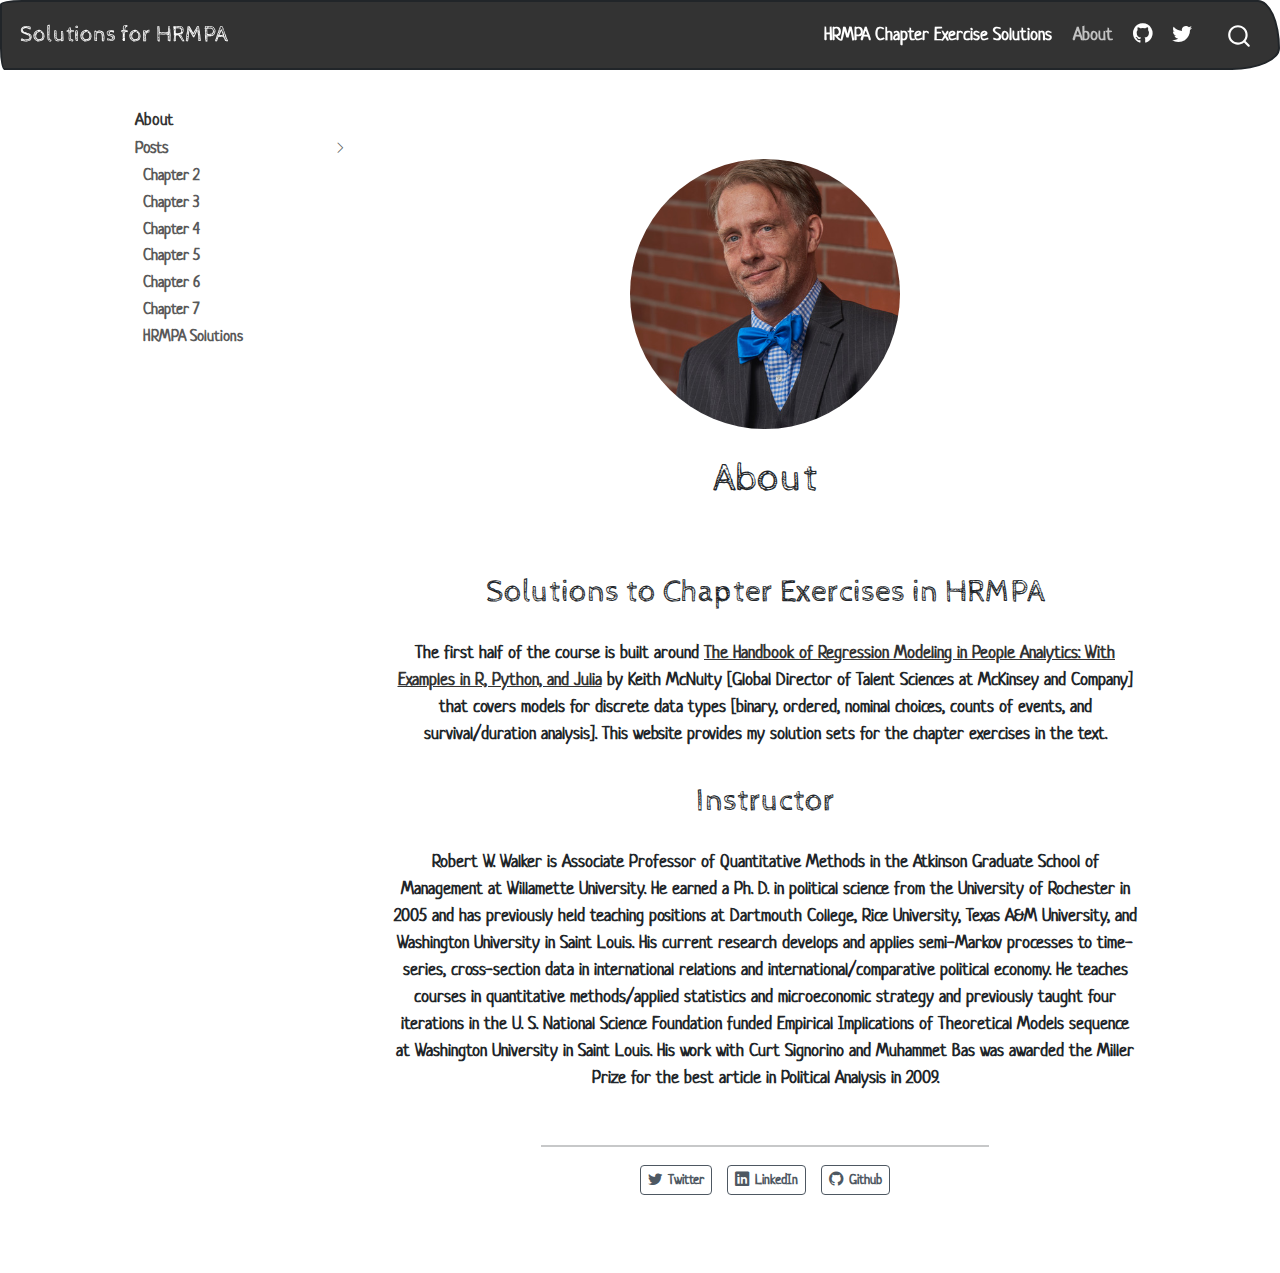
<file: docs/about.html>
<!DOCTYPE html>
<html xmlns="http://www.w3.org/1999/xhtml" lang="en" xml:lang="en"><head>

<meta charset="utf-8">
<meta name="generator" content="quarto-1.2.167">

<meta name="viewport" content="width=device-width, initial-scale=1.0, user-scalable=yes">


<title>Solutions for HRMPA - About</title>
<style>
code{white-space: pre-wrap;}
span.smallcaps{font-variant: small-caps;}
div.columns{display: flex; gap: min(4vw, 1.5em);}
div.column{flex: auto; overflow-x: auto;}
div.hanging-indent{margin-left: 1.5em; text-indent: -1.5em;}
ul.task-list{list-style: none;}
ul.task-list li input[type="checkbox"] {
  width: 0.8em;
  margin: 0 0.8em 0.2em -1.6em;
  vertical-align: middle;
}
</style>


<script src="site_libs/quarto-nav/quarto-nav.js"></script>
<script src="site_libs/quarto-nav/headroom.min.js"></script>
<script src="site_libs/clipboard/clipboard.min.js"></script>
<script src="site_libs/quarto-search/autocomplete.umd.js"></script>
<script src="site_libs/quarto-search/fuse.min.js"></script>
<script src="site_libs/quarto-search/quarto-search.js"></script>
<meta name="quarto:offset" content="./">
<script src="site_libs/quarto-html/quarto.js"></script>
<script src="site_libs/quarto-html/popper.min.js"></script>
<script src="site_libs/quarto-html/tippy.umd.min.js"></script>
<link href="site_libs/quarto-html/tippy.css" rel="stylesheet">
<link href="site_libs/quarto-html/quarto-syntax-highlighting.css" rel="stylesheet" id="quarto-text-highlighting-styles">
<script src="site_libs/bootstrap/bootstrap.min.js"></script>
<link href="site_libs/bootstrap/bootstrap-icons.css" rel="stylesheet">
<link href="site_libs/bootstrap/bootstrap.min.css" rel="stylesheet" id="quarto-bootstrap" data-mode="light">
<script id="quarto-search-options" type="application/json">{
  "location": "navbar",
  "copy-button": false,
  "collapse-after": 3,
  "panel-placement": "end",
  "type": "overlay",
  "limit": 20,
  "language": {
    "search-no-results-text": "No results",
    "search-matching-documents-text": "matching documents",
    "search-copy-link-title": "Copy link to search",
    "search-hide-matches-text": "Hide additional matches",
    "search-more-match-text": "more match in this document",
    "search-more-matches-text": "more matches in this document",
    "search-clear-button-title": "Clear",
    "search-detached-cancel-button-title": "Cancel",
    "search-submit-button-title": "Submit"
  }
}</script>


<meta name="twitter:title" content="Solutions for HRMPA - About">
<meta name="twitter:description" content="The first half of the course is built around The Handbook of Regression Modeling in People Analytics: With Examples in R, Python, and Julia by Keith McNulty [Global Director of Talent Sciences at…">
<meta name="twitter:image" content="https://bb8e03e2-cdef-4016-9523-02c9d11128de.netlify.app/profile.jpg">
<meta name="twitter:creator" content="@PieRatio">
<meta name="twitter:card" content="summary_large_image">
</head>

<body class="nav-sidebar floating nav-fixed fullcontent">

<div id="quarto-search-results"></div>
  <header id="quarto-header" class="headroom fixed-top">
    <nav class="navbar navbar-expand-lg navbar-dark ">
      <div class="navbar-container container-fluid">
      <div class="navbar-brand-container">
    <a class="navbar-brand" href="./index.html">
    <span class="navbar-title">Solutions for HRMPA</span>
    </a>
  </div>
          <button class="navbar-toggler" type="button" data-bs-toggle="collapse" data-bs-target="#navbarCollapse" aria-controls="navbarCollapse" aria-expanded="false" aria-label="Toggle navigation" onclick="if (window.quartoToggleHeadroom) { window.quartoToggleHeadroom(); }">
  <span class="navbar-toggler-icon"></span>
</button>
          <div class="collapse navbar-collapse" id="navbarCollapse">
            <ul class="navbar-nav navbar-nav-scroll ms-auto">
  <li class="nav-item">
    <a class="nav-link" href="./index.html">
 <span class="menu-text">HRMPA Chapter Exercise Solutions</span></a>
  </li>  
  <li class="nav-item">
    <a class="nav-link active" href="./about.html" aria-current="page">
 <span class="menu-text">About</span></a>
  </li>  
  <li class="nav-item compact">
    <a class="nav-link" href="https://github.com/robertwwalker/HRMPA"><i class="bi bi-github" role="img">
</i> 
 <span class="menu-text"></span></a>
  </li>  
  <li class="nav-item compact">
    <a class="nav-link" href="https://twitter.com/PieRatio"><i class="bi bi-twitter" role="img">
</i> 
 <span class="menu-text"></span></a>
  </li>  
</ul>
              <div id="quarto-search" class="" title="Search"></div>
          </div> <!-- /navcollapse -->
      </div> <!-- /container-fluid -->
    </nav>
  <nav class="quarto-secondary-nav" data-bs-toggle="collapse" data-bs-target="#quarto-sidebar" aria-controls="quarto-sidebar" aria-expanded="false" aria-label="Toggle sidebar navigation" onclick="if (window.quartoToggleHeadroom) { window.quartoToggleHeadroom(); }">
    <div class="container-fluid d-flex justify-content-between">
      <h1 class="quarto-secondary-nav-title">About</h1>
      <button type="button" class="quarto-btn-toggle btn" aria-label="Show secondary navigation">
        <i class="bi bi-chevron-right"></i>
      </button>
    </div>
  </nav>
</header>
<!-- content -->
<div id="quarto-content" class="quarto-container page-columns page-rows-contents page-layout-article page-navbar">
<!-- sidebar -->
  <nav id="quarto-sidebar" class="sidebar collapse sidebar-navigation floating overflow-auto">
    <div class="sidebar-menu-container"> 
    <ul class="list-unstyled mt-1">
        <li class="sidebar-item">
  <div class="sidebar-item-container"> 
  <a href="./about.html" class="sidebar-item-text sidebar-link active">About</a>
  </div>
</li>
        <li class="sidebar-item sidebar-item-section">
      <div class="sidebar-item-container"> 
            <a class="sidebar-item-text sidebar-link text-start" data-bs-toggle="collapse" data-bs-target="#quarto-sidebar-section-1" aria-expanded="true">Posts</a>
          <a class="sidebar-item-toggle text-start" data-bs-toggle="collapse" data-bs-target="#quarto-sidebar-section-1" aria-expanded="true">
            <i class="bi bi-chevron-right ms-2"></i>
          </a> 
      </div>
      <ul id="quarto-sidebar-section-1" class="collapse list-unstyled sidebar-section depth1 show">  
          <li class="sidebar-item">
  <div class="sidebar-item-container"> 
  <a href="./posts/chapter-2/index.html" class="sidebar-item-text sidebar-link">Chapter 2</a>
  </div>
</li>
          <li class="sidebar-item">
  <div class="sidebar-item-container"> 
  <a href="./posts/chapter-3/index.html" class="sidebar-item-text sidebar-link">Chapter 3</a>
  </div>
</li>
          <li class="sidebar-item">
  <div class="sidebar-item-container"> 
  <a href="./posts/chapter-4/index.html" class="sidebar-item-text sidebar-link">Chapter 4</a>
  </div>
</li>
          <li class="sidebar-item">
  <div class="sidebar-item-container"> 
  <a href="./posts/chapter-5/index.html" class="sidebar-item-text sidebar-link">Chapter 5</a>
  </div>
</li>
          <li class="sidebar-item">
  <div class="sidebar-item-container"> 
  <a href="./posts/chapter-6/index.html" class="sidebar-item-text sidebar-link">Chapter 6</a>
  </div>
</li>
          <li class="sidebar-item">
  <div class="sidebar-item-container"> 
  <a href="./posts/chapter-7/index.html" class="sidebar-item-text sidebar-link">Chapter 7</a>
  </div>
</li>
          <li class="sidebar-item">
  <div class="sidebar-item-container"> 
  <a href="./posts/welcome/index.html" class="sidebar-item-text sidebar-link">HRMPA Solutions</a>
  </div>
</li>
      </ul>
  </li>
    </ul>
    </div>
</nav>
<!-- margin-sidebar -->
    
<!-- main -->
<div class="quarto-about-jolla">
  <img src="profile.jpg" class="about-image
  round " style="height: 15em; width: 15em;">
 <header id="title-block-header" class="quarto-title-block default">
<div class="quarto-title">
<h1 class="title d-none d-lg-block">About</h1>
</div>
<div class="quarto-title-meta">
  </div>
</header><main class="content" id="quarto-document-content">
<section id="solutions-to-chapter-exercises-in-hrmpa" class="level2">
<h2 data-anchor-id="solutions-to-chapter-exercises-in-hrmpa">Solutions to Chapter Exercises in HRMPA</h2>
<p>The first half of the course is built around <a href="https://peopleanalytics-regression-book.org/index.html">The Handbook of Regression Modeling in People Analytics: With Examples in R, Python, and Julia</a> by Keith McNulty [Global Director of Talent Sciences at McKinsey and Company] that covers models for discrete data types [binary, ordered, nominal choices, counts of events, and survival/duration analysis]. This website provides my solution sets for the chapter exercises in the text.</p>
</section>
<section id="instructor" class="level2">
<h2 data-anchor-id="instructor">Instructor</h2>
<p><strong>Robert W. Walker</strong> is Associate Professor of Quantitative Methods in the Atkinson Graduate School of Management at Willamette University. He earned a Ph. D. in political science from the University of Rochester in 2005 and has previously held teaching positions at Dartmouth College, Rice University, Texas A&amp;M University, and Washington University in Saint Louis. His current research develops and applies semi-Markov processes to time-series, cross-section data in international relations and international/comparative political economy. He teaches courses in quantitative methods/applied statistics and microeconomic strategy and previously taught four iterations in the U. S. National Science Foundation funded Empirical Implications of Theoretical Models sequence at Washington University in Saint Louis. His work with Curt Signorino and Muhammet Bas was awarded the Miller Prize for the best article in Political Analysis in 2009.</p>


</section>
</main> 
  <hr class="about-sep">
   <div class="about-links">
  <a href="https://twitter.com/PieRatio" class="about-link">
    <i class="bi bi-twitter"></i>
     <span class="about-link-text">Twitter</span>
  </a>
  <a href="https://linkedin.com" class="about-link">
    <i class="bi bi-linkedin"></i>
     <span class="about-link-text">LinkedIn</span>
  </a>
  <a href="https://github.com/robertwwalker/HRMPA" class="about-link">
    <i class="bi bi-github"></i>
     <span class="about-link-text">Github</span>
  </a>
</div>
</div>
 <!-- /main -->
<script id="quarto-html-after-body" type="application/javascript">
window.document.addEventListener("DOMContentLoaded", function (event) {
  const toggleBodyColorMode = (bsSheetEl) => {
    const mode = bsSheetEl.getAttribute("data-mode");
    const bodyEl = window.document.querySelector("body");
    if (mode === "dark") {
      bodyEl.classList.add("quarto-dark");
      bodyEl.classList.remove("quarto-light");
    } else {
      bodyEl.classList.add("quarto-light");
      bodyEl.classList.remove("quarto-dark");
    }
  }
  const toggleBodyColorPrimary = () => {
    const bsSheetEl = window.document.querySelector("link#quarto-bootstrap");
    if (bsSheetEl) {
      toggleBodyColorMode(bsSheetEl);
    }
  }
  toggleBodyColorPrimary();  
  const clipboard = new window.ClipboardJS('.code-copy-button', {
    target: function(trigger) {
      return trigger.previousElementSibling;
    }
  });
  clipboard.on('success', function(e) {
    // button target
    const button = e.trigger;
    // don't keep focus
    button.blur();
    // flash "checked"
    button.classList.add('code-copy-button-checked');
    var currentTitle = button.getAttribute("title");
    button.setAttribute("title", "Copied!");
    let tooltip;
    if (window.bootstrap) {
      button.setAttribute("data-bs-toggle", "tooltip");
      button.setAttribute("data-bs-placement", "left");
      button.setAttribute("data-bs-title", "Copied!");
      tooltip = new bootstrap.Tooltip(button, 
        { trigger: "manual", 
          customClass: "code-copy-button-tooltip",
          offset: [0, -8]});
      tooltip.show();    
    }
    setTimeout(function() {
      if (tooltip) {
        tooltip.hide();
        button.removeAttribute("data-bs-title");
        button.removeAttribute("data-bs-toggle");
        button.removeAttribute("data-bs-placement");
      }
      button.setAttribute("title", currentTitle);
      button.classList.remove('code-copy-button-checked');
    }, 1000);
    // clear code selection
    e.clearSelection();
  });
  function tippyHover(el, contentFn) {
    const config = {
      allowHTML: true,
      content: contentFn,
      maxWidth: 500,
      delay: 100,
      arrow: false,
      appendTo: function(el) {
          return el.parentElement;
      },
      interactive: true,
      interactiveBorder: 10,
      theme: 'quarto',
      placement: 'bottom-start'
    };
    window.tippy(el, config); 
  }
  const noterefs = window.document.querySelectorAll('a[role="doc-noteref"]');
  for (var i=0; i<noterefs.length; i++) {
    const ref = noterefs[i];
    tippyHover(ref, function() {
      // use id or data attribute instead here
      let href = ref.getAttribute('data-footnote-href') || ref.getAttribute('href');
      try { href = new URL(href).hash; } catch {}
      const id = href.replace(/^#\/?/, "");
      const note = window.document.getElementById(id);
      return note.innerHTML;
    });
  }
  const findCites = (el) => {
    const parentEl = el.parentElement;
    if (parentEl) {
      const cites = parentEl.dataset.cites;
      if (cites) {
        return {
          el,
          cites: cites.split(' ')
        };
      } else {
        return findCites(el.parentElement)
      }
    } else {
      return undefined;
    }
  };
  var bibliorefs = window.document.querySelectorAll('a[role="doc-biblioref"]');
  for (var i=0; i<bibliorefs.length; i++) {
    const ref = bibliorefs[i];
    const citeInfo = findCites(ref);
    if (citeInfo) {
      tippyHover(citeInfo.el, function() {
        var popup = window.document.createElement('div');
        citeInfo.cites.forEach(function(cite) {
          var citeDiv = window.document.createElement('div');
          citeDiv.classList.add('hanging-indent');
          citeDiv.classList.add('csl-entry');
          var biblioDiv = window.document.getElementById('ref-' + cite);
          if (biblioDiv) {
            citeDiv.innerHTML = biblioDiv.innerHTML;
          }
          popup.appendChild(citeDiv);
        });
        return popup.innerHTML;
      });
    }
  }
});
</script>
</div> <!-- /content -->



</body></html>
</file>
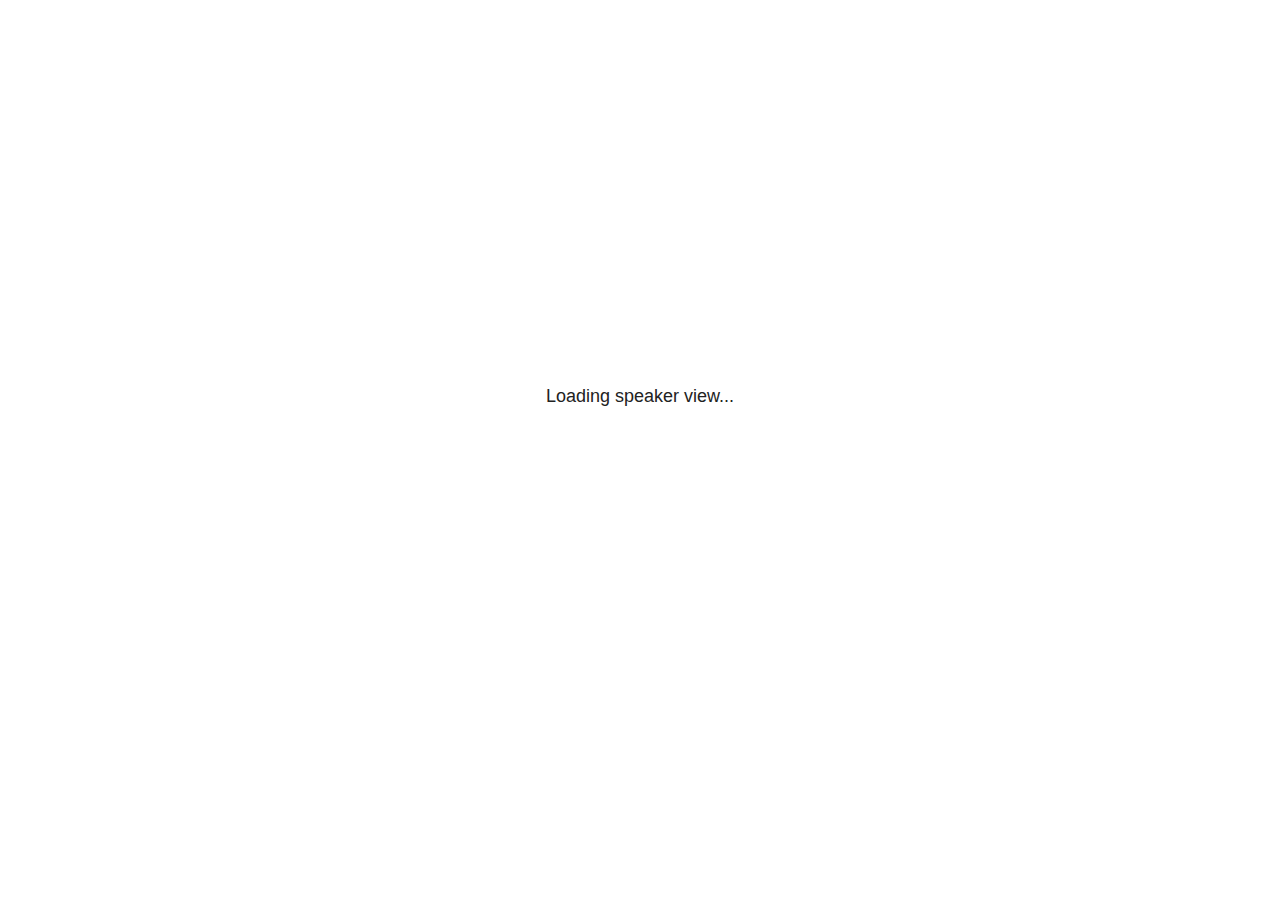
<file: _freeze/site_libs/revealjs/plugin/notes/speaker-view.html>
<html lang="en">
	<head>
		<meta charset="utf-8">

		<title>reveal.js - Speaker View</title>

		<style>
			body {
				font-family: Helvetica;
				font-size: 18px;
			}

			#current-slide,
			#upcoming-slide,
			#speaker-controls {
				padding: 6px;
				box-sizing: border-box;
				-moz-box-sizing: border-box;
			}

			#current-slide iframe,
			#upcoming-slide iframe {
				width: 100%;
				height: 100%;
				border: 1px solid #ddd;
			}

			#current-slide .label,
			#upcoming-slide .label {
				position: absolute;
				top: 10px;
				left: 10px;
				z-index: 2;
			}

			#connection-status {
				position: absolute;
				top: 0;
				left: 0;
				width: 100%;
				height: 100%;
				z-index: 20;
				padding: 30% 20% 20% 20%;
				font-size: 18px;
				color: #222;
				background: #fff;
				text-align: center;
				box-sizing: border-box;
				line-height: 1.4;
			}

			.overlay-element {
				height: 34px;
				line-height: 34px;
				padding: 0 10px;
				text-shadow: none;
				background: rgba( 220, 220, 220, 0.8 );
				color: #222;
				font-size: 14px;
			}

			.overlay-element.interactive:hover {
				background: rgba( 220, 220, 220, 1 );
			}

			#current-slide {
				position: absolute;
				width: 60%;
				height: 100%;
				top: 0;
				left: 0;
				padding-right: 0;
			}

			#upcoming-slide {
				position: absolute;
				width: 40%;
				height: 40%;
				right: 0;
				top: 0;
			}

			/* Speaker controls */
			#speaker-controls {
				position: absolute;
				top: 40%;
				right: 0;
				width: 40%;
				height: 60%;
				overflow: auto;
				font-size: 18px;
			}

				.speaker-controls-time.hidden,
				.speaker-controls-notes.hidden {
					display: none;
				}

				.speaker-controls-time .label,
				.speaker-controls-pace .label,
				.speaker-controls-notes .label {
					text-transform: uppercase;
					font-weight: normal;
					font-size: 0.66em;
					color: #666;
					margin: 0;
				}

				.speaker-controls-time, .speaker-controls-pace {
					border-bottom: 1px solid rgba( 200, 200, 200, 0.5 );
					margin-bottom: 10px;
					padding: 10px 16px;
					padding-bottom: 20px;
					cursor: pointer;
				}

				.speaker-controls-time .reset-button {
					opacity: 0;
					float: right;
					color: #666;
					text-decoration: none;
				}
				.speaker-controls-time:hover .reset-button {
					opacity: 1;
				}

				.speaker-controls-time .timer,
				.speaker-controls-time .clock {
					width: 50%;
				}

				.speaker-controls-time .timer,
				.speaker-controls-time .clock,
				.speaker-controls-time .pacing .hours-value,
				.speaker-controls-time .pacing .minutes-value,
				.speaker-controls-time .pacing .seconds-value {
					font-size: 1.9em;
				}

				.speaker-controls-time .timer {
					float: left;
				}

				.speaker-controls-time .clock {
					float: right;
					text-align: right;
				}

				.speaker-controls-time span.mute {
					opacity: 0.3;
				}

				.speaker-controls-time .pacing-title {
					margin-top: 5px;
				}

				.speaker-controls-time .pacing.ahead {
					color: blue;
				}

				.speaker-controls-time .pacing.on-track {
					color: green;
				}

				.speaker-controls-time .pacing.behind {
					color: red;
				}

				.speaker-controls-notes {
					padding: 10px 16px;
				}

				.speaker-controls-notes .value {
					margin-top: 5px;
					line-height: 1.4;
					font-size: 1.2em;
				}

			/* Layout selector */
			#speaker-layout {
				position: absolute;
				top: 10px;
				right: 10px;
				color: #222;
				z-index: 10;
			}
				#speaker-layout select {
					position: absolute;
					width: 100%;
					height: 100%;
					top: 0;
					left: 0;
					border: 0;
					box-shadow: 0;
					cursor: pointer;
					opacity: 0;

					font-size: 1em;
					background-color: transparent;

					-moz-appearance: none;
					-webkit-appearance: none;
					-webkit-tap-highlight-color: rgba(0, 0, 0, 0);
				}

				#speaker-layout select:focus {
					outline: none;
					box-shadow: none;
				}

			.clear {
				clear: both;
			}

			/* Speaker layout: Wide */
			body[data-speaker-layout="wide"] #current-slide,
			body[data-speaker-layout="wide"] #upcoming-slide {
				width: 50%;
				height: 45%;
				padding: 6px;
			}

			body[data-speaker-layout="wide"] #current-slide {
				top: 0;
				left: 0;
			}

			body[data-speaker-layout="wide"] #upcoming-slide {
				top: 0;
				left: 50%;
			}

			body[data-speaker-layout="wide"] #speaker-controls {
				top: 45%;
				left: 0;
				width: 100%;
				height: 50%;
				font-size: 1.25em;
			}

			/* Speaker layout: Tall */
			body[data-speaker-layout="tall"] #current-slide,
			body[data-speaker-layout="tall"] #upcoming-slide {
				width: 45%;
				height: 50%;
				padding: 6px;
			}

			body[data-speaker-layout="tall"] #current-slide {
				top: 0;
				left: 0;
			}

			body[data-speaker-layout="tall"] #upcoming-slide {
				top: 50%;
				left: 0;
			}

			body[data-speaker-layout="tall"] #speaker-controls {
				padding-top: 40px;
				top: 0;
				left: 45%;
				width: 55%;
				height: 100%;
				font-size: 1.25em;
			}

			/* Speaker layout: Notes only */
			body[data-speaker-layout="notes-only"] #current-slide,
			body[data-speaker-layout="notes-only"] #upcoming-slide {
				display: none;
			}

			body[data-speaker-layout="notes-only"] #speaker-controls {
				padding-top: 40px;
				top: 0;
				left: 0;
				width: 100%;
				height: 100%;
				font-size: 1.25em;
			}

			@media screen and (max-width: 1080px) {
				body[data-speaker-layout="default"] #speaker-controls {
					font-size: 16px;
				}
			}

			@media screen and (max-width: 900px) {
				body[data-speaker-layout="default"] #speaker-controls {
					font-size: 14px;
				}
			}

			@media screen and (max-width: 800px) {
				body[data-speaker-layout="default"] #speaker-controls {
					font-size: 12px;
				}
			}

		</style>
	</head>

	<body>

		<div id="connection-status">Loading speaker view...</div>

		<div id="current-slide"></div>
		<div id="upcoming-slide"><span class="overlay-element label">Upcoming</span></div>
		<div id="speaker-controls">
			<div class="speaker-controls-time">
				<h4 class="label">Time <span class="reset-button">Click to Reset</span></h4>
				<div class="clock">
					<span class="clock-value">0:00 AM</span>
				</div>
				<div class="timer">
					<span class="hours-value">00</span><span class="minutes-value">:00</span><span class="seconds-value">:00</span>
				</div>
				<div class="clear"></div>

				<h4 class="label pacing-title" style="display: none">Pacing – Time to finish current slide</h4>
				<div class="pacing" style="display: none">
					<span class="hours-value">00</span><span class="minutes-value">:00</span><span class="seconds-value">:00</span>
				</div>
			</div>

			<div class="speaker-controls-notes hidden">
				<h4 class="label">Notes</h4>
				<div class="value"></div>
			</div>
		</div>
		<div id="speaker-layout" class="overlay-element interactive">
			<span class="speaker-layout-label"></span>
			<select class="speaker-layout-dropdown"></select>
		</div>

		<script>

			(function() {

				var notes,
					notesValue,
					currentState,
					currentSlide,
					upcomingSlide,
					layoutLabel,
					layoutDropdown,
					pendingCalls = {},
					lastRevealApiCallId = 0,
					connected = false;

				var SPEAKER_LAYOUTS = {
					'default': 'Default',
					'wide': 'Wide',
					'tall': 'Tall',
					'notes-only': 'Notes only'
				};

				setupLayout();

				var connectionStatus = document.querySelector( '#connection-status' );
				var connectionTimeout = setTimeout( function() {
					connectionStatus.innerHTML = 'Error connecting to main window.<br>Please try closing and reopening the speaker view.';
				}, 5000 );

				window.addEventListener( 'message', function( event ) {

					clearTimeout( connectionTimeout );
					connectionStatus.style.display = 'none';

					var data = JSON.parse( event.data );

					// The overview mode is only useful to the reveal.js instance
					// where navigation occurs so we don't sync it
					if( data.state ) delete data.state.overview;

					// Messages sent by the notes plugin inside of the main window
					if( data && data.namespace === 'reveal-notes' ) {
						if( data.type === 'connect' ) {
							handleConnectMessage( data );
						}
						else if( data.type === 'state' ) {
							handleStateMessage( data );
						}
						else if( data.type === 'return' ) {
							pendingCalls[data.callId](data.result);
							delete pendingCalls[data.callId];
						}
					}
					// Messages sent by the reveal.js inside of the current slide preview
					else if( data && data.namespace === 'reveal' ) {
						if( /ready/.test( data.eventName ) ) {
							// Send a message back to notify that the handshake is complete
							window.opener.postMessage( JSON.stringify({ namespace: 'reveal-notes', type: 'connected'} ), '*' );
						}
						else if( /slidechanged|fragmentshown|fragmenthidden|paused|resumed/.test( data.eventName ) && currentState !== JSON.stringify( data.state ) ) {

							window.opener.postMessage( JSON.stringify({ method: 'setState', args: [ data.state ]} ), '*' );

						}
					}

				} );

				/**
				 * Asynchronously calls the Reveal.js API of the main frame.
				 */
				function callRevealApi( methodName, methodArguments, callback ) {

					var callId = ++lastRevealApiCallId;
					pendingCalls[callId] = callback;
					window.opener.postMessage( JSON.stringify( {
						namespace: 'reveal-notes',
						type: 'call',
						callId: callId,
						methodName: methodName,
						arguments: methodArguments
					} ), '*' );

				}

				/**
				 * Called when the main window is trying to establish a
				 * connection.
				 */
				function handleConnectMessage( data ) {

					if( connected === false ) {
						connected = true;

						setupIframes( data );
						setupKeyboard();
						setupNotes();
						setupTimer();
					}

				}

				/**
				 * Called when the main window sends an updated state.
				 */
				function handleStateMessage( data ) {

					// Store the most recently set state to avoid circular loops
					// applying the same state
					currentState = JSON.stringify( data.state );

					// No need for updating the notes in case of fragment changes
					if ( data.notes ) {
						notes.classList.remove( 'hidden' );
						notesValue.style.whiteSpace = data.whitespace;
						if( data.markdown ) {
							notesValue.innerHTML = marked( data.notes );
						}
						else {
							notesValue.innerHTML = data.notes;
						}
					}
					else {
						notes.classList.add( 'hidden' );
					}

					// Update the note slides
					currentSlide.contentWindow.postMessage( JSON.stringify({ method: 'setState', args: [ data.state ] }), '*' );
					upcomingSlide.contentWindow.postMessage( JSON.stringify({ method: 'setState', args: [ data.state ] }), '*' );
					upcomingSlide.contentWindow.postMessage( JSON.stringify({ method: 'next' }), '*' );

				}

				// Limit to max one state update per X ms
				handleStateMessage = debounce( handleStateMessage, 200 );

				/**
				 * Forward keyboard events to the current slide window.
				 * This enables keyboard events to work even if focus
				 * isn't set on the current slide iframe.
				 *
				 * Block F5 default handling, it reloads and disconnects
				 * the speaker notes window.
				 */
				function setupKeyboard() {

					document.addEventListener( 'keydown', function( event ) {
						if( event.keyCode === 116 || ( event.metaKey && event.keyCode === 82 ) ) {
							event.preventDefault();
							return false;
						}
						currentSlide.contentWindow.postMessage( JSON.stringify({ method: 'triggerKey', args: [ event.keyCode ] }), '*' );
					} );

				}

				/**
				 * Creates the preview iframes.
				 */
				function setupIframes( data ) {

					var params = [
						'receiver',
						'progress=false',
						'history=false',
						'transition=none',
						'autoSlide=0',
						'backgroundTransition=none'
					].join( '&' );

					var urlSeparator = /\?/.test(data.url) ? '&' : '?';
					var hash = '#/' + data.state.indexh + '/' + data.state.indexv;
					var currentURL = data.url + urlSeparator + params + '&postMessageEvents=true' + hash;
					var upcomingURL = data.url + urlSeparator + params + '&controls=false' + hash;

					currentSlide = document.createElement( 'iframe' );
					currentSlide.setAttribute( 'width', 1280 );
					currentSlide.setAttribute( 'height', 1024 );
					currentSlide.setAttribute( 'src', currentURL );
					document.querySelector( '#current-slide' ).appendChild( currentSlide );

					upcomingSlide = document.createElement( 'iframe' );
					upcomingSlide.setAttribute( 'width', 640 );
					upcomingSlide.setAttribute( 'height', 512 );
					upcomingSlide.setAttribute( 'src', upcomingURL );
					document.querySelector( '#upcoming-slide' ).appendChild( upcomingSlide );

				}

				/**
				 * Setup the notes UI.
				 */
				function setupNotes() {

					notes = document.querySelector( '.speaker-controls-notes' );
					notesValue = document.querySelector( '.speaker-controls-notes .value' );

				}

				function getTimings( callback ) {

					callRevealApi( 'getSlidesAttributes', [], function ( slideAttributes ) {
						callRevealApi( 'getConfig', [], function ( config ) {
							var totalTime = config.totalTime;
							var minTimePerSlide = config.minimumTimePerSlide || 0;
							var defaultTiming = config.defaultTiming;
							if ((defaultTiming == null) && (totalTime == null)) {
								callback(null);
								return;
							}
							// Setting totalTime overrides defaultTiming
							if (totalTime) {
								defaultTiming = 0;
							}
							var timings = [];
							for ( var i in slideAttributes ) {
								var slide = slideAttributes[ i ];
								var timing = defaultTiming;
								if( slide.hasOwnProperty( 'data-timing' )) {
									var t = slide[ 'data-timing' ];
									timing = parseInt(t);
									if( isNaN(timing) ) {
										console.warn("Could not parse timing '" + t + "' of slide " + i + "; using default of " + defaultTiming);
										timing = defaultTiming;
									}
								}
								timings.push(timing);
							}
							if ( totalTime ) {
								// After we've allocated time to individual slides, we summarize it and
								// subtract it from the total time
								var remainingTime = totalTime - timings.reduce( function(a, b) { return a + b; }, 0 );
								// The remaining time is divided by the number of slides that have 0 seconds
								// allocated at the moment, giving the average time-per-slide on the remaining slides
								var remainingSlides = (timings.filter( function(x) { return x == 0 }) ).length
								var timePerSlide = Math.round( remainingTime / remainingSlides, 0 )
								// And now we replace every zero-value timing with that average
								timings = timings.map( function(x) { return (x==0 ? timePerSlide : x) } );
							}
							var slidesUnderMinimum = timings.filter( function(x) { return (x < minTimePerSlide) } ).length
							if ( slidesUnderMinimum ) {
								message = "The pacing time for " + slidesUnderMinimum + " slide(s) is under the configured minimum of " + minTimePerSlide + " seconds. Check the data-timing attribute on individual slides, or consider increasing the totalTime or minimumTimePerSlide configuration options (or removing some slides).";
								alert(message);
							}
							callback( timings );
						} );
					} );

				}

				/**
				 * Return the number of seconds allocated for presenting
				 * all slides up to and including this one.
				 */
				function getTimeAllocated( timings, callback ) {

					callRevealApi( 'getSlidePastCount', [], function ( currentSlide ) {
						var allocated = 0;
						for (var i in timings.slice(0, currentSlide + 1)) {
							allocated += timings[i];
						}
						callback( allocated );
					} );

				}

				/**
				 * Create the timer and clock and start updating them
				 * at an interval.
				 */
				function setupTimer() {

					var start = new Date(),
					timeEl = document.querySelector( '.speaker-controls-time' ),
					clockEl = timeEl.querySelector( '.clock-value' ),
					hoursEl = timeEl.querySelector( '.hours-value' ),
					minutesEl = timeEl.querySelector( '.minutes-value' ),
					secondsEl = timeEl.querySelector( '.seconds-value' ),
					pacingTitleEl = timeEl.querySelector( '.pacing-title' ),
					pacingEl = timeEl.querySelector( '.pacing' ),
					pacingHoursEl = pacingEl.querySelector( '.hours-value' ),
					pacingMinutesEl = pacingEl.querySelector( '.minutes-value' ),
					pacingSecondsEl = pacingEl.querySelector( '.seconds-value' );

					var timings = null;
					getTimings( function ( _timings ) {

						timings = _timings;
						if (_timings !== null) {
							pacingTitleEl.style.removeProperty('display');
							pacingEl.style.removeProperty('display');
						}

						// Update once directly
						_updateTimer();

						// Then update every second
						setInterval( _updateTimer, 1000 );

					} );


					function _resetTimer() {

						if (timings == null) {
							start = new Date();
							_updateTimer();
						}
						else {
							// Reset timer to beginning of current slide
							getTimeAllocated( timings, function ( slideEndTimingSeconds ) {
								var slideEndTiming = slideEndTimingSeconds * 1000;
								callRevealApi( 'getSlidePastCount', [], function ( currentSlide ) {
									var currentSlideTiming = timings[currentSlide] * 1000;
									var previousSlidesTiming = slideEndTiming - currentSlideTiming;
									var now = new Date();
									start = new Date(now.getTime() - previousSlidesTiming);
									_updateTimer();
								} );
							} );
						}

					}

					timeEl.addEventListener( 'click', function() {
						_resetTimer();
						return false;
					} );

					function _displayTime( hrEl, minEl, secEl, time) {

						var sign = Math.sign(time) == -1 ? "-" : "";
						time = Math.abs(Math.round(time / 1000));
						var seconds = time % 60;
						var minutes = Math.floor( time / 60 ) % 60 ;
						var hours = Math.floor( time / ( 60 * 60 )) ;
						hrEl.innerHTML = sign + zeroPadInteger( hours );
						if (hours == 0) {
							hrEl.classList.add( 'mute' );
						}
						else {
							hrEl.classList.remove( 'mute' );
						}
						minEl.innerHTML = ':' + zeroPadInteger( minutes );
						if (hours == 0 && minutes == 0) {
							minEl.classList.add( 'mute' );
						}
						else {
							minEl.classList.remove( 'mute' );
						}
						secEl.innerHTML = ':' + zeroPadInteger( seconds );
					}

					function _updateTimer() {

						var diff, hours, minutes, seconds,
						now = new Date();

						diff = now.getTime() - start.getTime();

						clockEl.innerHTML = now.toLocaleTimeString( 'en-US', { hour12: true, hour: '2-digit', minute:'2-digit' } );
						_displayTime( hoursEl, minutesEl, secondsEl, diff );
						if (timings !== null) {
							_updatePacing(diff);
						}

					}

					function _updatePacing(diff) {

						getTimeAllocated( timings, function ( slideEndTimingSeconds ) {
							var slideEndTiming = slideEndTimingSeconds * 1000;

							callRevealApi( 'getSlidePastCount', [], function ( currentSlide ) {
								var currentSlideTiming = timings[currentSlide] * 1000;
								var timeLeftCurrentSlide = slideEndTiming - diff;
								if (timeLeftCurrentSlide < 0) {
									pacingEl.className = 'pacing behind';
								}
								else if (timeLeftCurrentSlide < currentSlideTiming) {
									pacingEl.className = 'pacing on-track';
								}
								else {
									pacingEl.className = 'pacing ahead';
								}
								_displayTime( pacingHoursEl, pacingMinutesEl, pacingSecondsEl, timeLeftCurrentSlide );
							} );
						} );
					}

				}

				/**
				 * Sets up the speaker view layout and layout selector.
				 */
				function setupLayout() {

					layoutDropdown = document.querySelector( '.speaker-layout-dropdown' );
					layoutLabel = document.querySelector( '.speaker-layout-label' );

					// Render the list of available layouts
					for( var id in SPEAKER_LAYOUTS ) {
						var option = document.createElement( 'option' );
						option.setAttribute( 'value', id );
						option.textContent = SPEAKER_LAYOUTS[ id ];
						layoutDropdown.appendChild( option );
					}

					// Monitor the dropdown for changes
					layoutDropdown.addEventListener( 'change', function( event ) {

						setLayout( layoutDropdown.value );

					}, false );

					// Restore any currently persisted layout
					setLayout( getLayout() );

				}

				/**
				 * Sets a new speaker view layout. The layout is persisted
				 * in local storage.
				 */
				function setLayout( value ) {

					var title = SPEAKER_LAYOUTS[ value ];

					layoutLabel.innerHTML = 'Layout' + ( title ? ( ': ' + title ) : '' );
					layoutDropdown.value = value;

					document.body.setAttribute( 'data-speaker-layout', value );

					// Persist locally
					if( supportsLocalStorage() ) {
						window.localStorage.setItem( 'reveal-speaker-layout', value );
					}

				}

				/**
				 * Returns the ID of the most recently set speaker layout
				 * or our default layout if none has been set.
				 */
				function getLayout() {

					if( supportsLocalStorage() ) {
						var layout = window.localStorage.getItem( 'reveal-speaker-layout' );
						if( layout ) {
							return layout;
						}
					}

					// Default to the first record in the layouts hash
					for( var id in SPEAKER_LAYOUTS ) {
						return id;
					}

				}

				function supportsLocalStorage() {

					try {
						localStorage.setItem('test', 'test');
						localStorage.removeItem('test');
						return true;
					}
					catch( e ) {
						return false;
					}

				}

				function zeroPadInteger( num ) {

					var str = '00' + parseInt( num );
					return str.substring( str.length - 2 );

				}

				/**
				 * Limits the frequency at which a function can be called.
				 */
				function debounce( fn, ms ) {

					var lastTime = 0,
						timeout;

					return function() {

						var args = arguments;
						var context = this;

						clearTimeout( timeout );

						var timeSinceLastCall = Date.now() - lastTime;
						if( timeSinceLastCall > ms ) {
							fn.apply( context, args );
							lastTime = Date.now();
						}
						else {
							timeout = setTimeout( function() {
								fn.apply( context, args );
								lastTime = Date.now();
							}, ms - timeSinceLastCall );
						}

					}

				}

			})();

		</script>
	</body>
</html>
</file>
<file: docs/site_libs/quarto-html/tippy.css>
.tippy-box[data-animation=fade][data-state=hidden]{opacity:0}[data-tippy-root]{max-width:calc(100vw - 10px)}.tippy-box{position:relative;background-color:#333;color:#fff;border-radius:4px;font-size:14px;line-height:1.4;white-space:normal;outline:0;transition-property:transform,visibility,opacity}.tippy-box[data-placement^=top]>.tippy-arrow{bottom:0}.tippy-box[data-placement^=top]>.tippy-arrow:before{bottom:-7px;left:0;border-width:8px 8px 0;border-top-color:initial;transform-origin:center top}.tippy-box[data-placement^=bottom]>.tippy-arrow{top:0}.tippy-box[data-placement^=bottom]>.tippy-arrow:before{top:-7px;left:0;border-width:0 8px 8px;border-bottom-color:initial;transform-origin:center bottom}.tippy-box[data-placement^=left]>.tippy-arrow{right:0}.tippy-box[data-placement^=left]>.tippy-arrow:before{border-width:8px 0 8px 8px;border-left-color:initial;right:-7px;transform-origin:center left}.tippy-box[data-placement^=right]>.tippy-arrow{left:0}.tippy-box[data-placement^=right]>.tippy-arrow:before{left:-7px;border-width:8px 8px 8px 0;border-right-color:initial;transform-origin:center right}.tippy-box[data-inertia][data-state=visible]{transition-timing-function:cubic-bezier(.54,1.5,.38,1.11)}.tippy-arrow{width:16px;height:16px;color:#333}.tippy-arrow:before{content:"";position:absolute;border-color:transparent;border-style:solid}.tippy-content{position:relative;padding:5px 9px;z-index:1}
</file>
<file: docs/site_libs/quarto-html/quarto-syntax-highlighting.css>
/* quarto syntax highlight colors */
:root {
  --quarto-hl-ot-color: #003B4F;
  --quarto-hl-at-color: #657422;
  --quarto-hl-ss-color: #20794D;
  --quarto-hl-an-color: #5E5E5E;
  --quarto-hl-fu-color: #4758AB;
  --quarto-hl-st-color: #20794D;
  --quarto-hl-cf-color: #003B4F;
  --quarto-hl-op-color: #5E5E5E;
  --quarto-hl-er-color: #AD0000;
  --quarto-hl-bn-color: #AD0000;
  --quarto-hl-al-color: #AD0000;
  --quarto-hl-va-color: #111111;
  --quarto-hl-bu-color: inherit;
  --quarto-hl-ex-color: inherit;
  --quarto-hl-pp-color: #AD0000;
  --quarto-hl-in-color: #5E5E5E;
  --quarto-hl-vs-color: #20794D;
  --quarto-hl-wa-color: #5E5E5E;
  --quarto-hl-do-color: #5E5E5E;
  --quarto-hl-im-color: #00769E;
  --quarto-hl-ch-color: #20794D;
  --quarto-hl-dt-color: #AD0000;
  --quarto-hl-fl-color: #AD0000;
  --quarto-hl-co-color: #5E5E5E;
  --quarto-hl-cv-color: #5E5E5E;
  --quarto-hl-cn-color: #8f5902;
  --quarto-hl-sc-color: #5E5E5E;
  --quarto-hl-dv-color: #AD0000;
  --quarto-hl-kw-color: #003B4F;
}

/* other quarto variables */
:root {
  --quarto-font-monospace: SFMono-Regular, Menlo, Monaco, Consolas, "Liberation Mono", "Courier New", monospace;
}

pre > code.sourceCode > span {
  color: #003B4F;
}

code span {
  color: #003B4F;
}

code.sourceCode > span {
  color: #003B4F;
}

div.sourceCode,
div.sourceCode pre.sourceCode {
  color: #003B4F;
}

code span.ot {
  color: #003B4F;
}

code span.at {
  color: #657422;
}

code span.ss {
  color: #20794D;
}

code span.an {
  color: #5E5E5E;
}

code span.fu {
  color: #4758AB;
}

code span.st {
  color: #20794D;
}

code span.cf {
  color: #003B4F;
}

code span.op {
  color: #5E5E5E;
}

code span.er {
  color: #AD0000;
}

code span.bn {
  color: #AD0000;
}

code span.al {
  color: #AD0000;
}

code span.va {
  color: #111111;
}

code span.pp {
  color: #AD0000;
}

code span.in {
  color: #5E5E5E;
}

code span.vs {
  color: #20794D;
}

code span.wa {
  color: #5E5E5E;
  font-style: italic;
}

code span.do {
  color: #5E5E5E;
  font-style: italic;
}

code span.im {
  color: #00769E;
}

code span.ch {
  color: #20794D;
}

code span.dt {
  color: #AD0000;
}

code span.fl {
  color: #AD0000;
}

code span.co {
  color: #5E5E5E;
}

code span.cv {
  color: #5E5E5E;
  font-style: italic;
}

code span.cn {
  color: #8f5902;
}

code span.sc {
  color: #5E5E5E;
}

code span.dv {
  color: #AD0000;
}

code span.kw {
  color: #003B4F;
}

.prevent-inlining {
  content: "</";
}

/*# sourceMappingURL=debc5d5d77c3f9108843748ff7464032.css.map */
</file>
<file: docs/site_libs/lightable-0.0.1/lightable.css>
/*!
 * lightable v0.0.1
 * Copyright 2020 Hao Zhu
 * Licensed under MIT (https://github.com/haozhu233/kableExtra/blob/master/LICENSE)
 */

.lightable-minimal {
  border-collapse: separate;
  border-spacing: 16px 1px;
  width: 100%;
  margin-bottom: 10px;
}

.lightable-minimal td {
  margin-left: 5px;
  margin-right: 5px;
}

.lightable-minimal th {
  margin-left: 5px;
  margin-right: 5px;
}

.lightable-minimal thead tr:last-child th {
  border-bottom: 2px solid #00000050;
  empty-cells: hide;

}

.lightable-minimal tbody tr:first-child td {
  padding-top: 0.5em;
}

.lightable-minimal.lightable-hover tbody tr:hover {
  background-color: #f5f5f5;
}

.lightable-minimal.lightable-striped tbody tr:nth-child(even) {
  background-color: #f5f5f5;
}

.lightable-classic {
  border-top: 0.16em solid #111111;
  border-bottom: 0.16em solid #111111;
  width: 100%;
  margin-bottom: 10px;
  margin: 10px 5px;
}

.lightable-classic tfoot tr td {
  border: 0;
}

.lightable-classic tfoot tr:first-child td {
  border-top: 0.14em solid #111111;
}

.lightable-classic caption {
  color: #222222;
}

.lightable-classic td {
  padding-left: 5px;
  padding-right: 5px;
  color: #222222;
}

.lightable-classic th {
  padding-left: 5px;
  padding-right: 5px;
  font-weight: normal;
  color: #222222;
}

.lightable-classic thead tr:last-child th {
  border-bottom: 0.10em solid #111111;
}

.lightable-classic.lightable-hover tbody tr:hover {
  background-color: #F9EEC1;
}

.lightable-classic.lightable-striped tbody tr:nth-child(even) {
  background-color: #f5f5f5;
}

.lightable-classic-2 {
  border-top: 3px double #111111;
  border-bottom: 3px double #111111;
  width: 100%;
  margin-bottom: 10px;
}

.lightable-classic-2 tfoot tr td {
  border: 0;
}

.lightable-classic-2 tfoot tr:first-child td {
  border-top: 3px double #111111;
}

.lightable-classic-2 caption {
  color: #222222;
}

.lightable-classic-2 td {
  padding-left: 5px;
  padding-right: 5px;
  color: #222222;
}

.lightable-classic-2 th {
  padding-left: 5px;
  padding-right: 5px;
  font-weight: normal;
  color: #222222;
}

.lightable-classic-2 tbody tr:last-child td {
  border-bottom: 3px double #111111;
}

.lightable-classic-2 thead tr:last-child th {
  border-bottom: 1px solid #111111;
}

.lightable-classic-2.lightable-hover tbody tr:hover {
  background-color: #F9EEC1;
}

.lightable-classic-2.lightable-striped tbody tr:nth-child(even) {
  background-color: #f5f5f5;
}

.lightable-material {
  min-width: 100%;
  white-space: nowrap;
  table-layout: fixed;
  font-family: Roboto, sans-serif;
  border: 1px solid #EEE;
  border-collapse: collapse;
  margin-bottom: 10px;
}

.lightable-material tfoot tr td {
  border: 0;
}

.lightable-material tfoot tr:first-child td {
  border-top: 1px solid #EEE;
}

.lightable-material th {
  height: 56px;
  padding-left: 16px;
  padding-right: 16px;
}

.lightable-material td {
  height: 52px;
  padding-left: 16px;
  padding-right: 16px;
  border-top: 1px solid #eeeeee;
}

.lightable-material.lightable-hover tbody tr:hover {
  background-color: #f5f5f5;
}

.lightable-material.lightable-striped tbody tr:nth-child(even) {
  background-color: #f5f5f5;
}

.lightable-material.lightable-striped tbody td {
  border: 0;
}

.lightable-material.lightable-striped thead tr:last-child th {
  border-bottom: 1px solid #ddd;
}

.lightable-material-dark {
  min-width: 100%;
  white-space: nowrap;
  table-layout: fixed;
  font-family: Roboto, sans-serif;
  border: 1px solid #FFFFFF12;
  border-collapse: collapse;
  margin-bottom: 10px;
  background-color: #363640;
}

.lightable-material-dark tfoot tr td {
  border: 0;
}

.lightable-material-dark tfoot tr:first-child td {
  border-top: 1px solid #FFFFFF12;
}

.lightable-material-dark th {
  height: 56px;
  padding-left: 16px;
  padding-right: 16px;
  color: #FFFFFF60;
}

.lightable-material-dark td {
  height: 52px;
  padding-left: 16px;
  padding-right: 16px;
  color: #FFFFFF;
  border-top: 1px solid #FFFFFF12;
}

.lightable-material-dark.lightable-hover tbody tr:hover {
  background-color: #FFFFFF12;
}

.lightable-material-dark.lightable-striped tbody tr:nth-child(even) {
  background-color: #FFFFFF12;
}

.lightable-material-dark.lightable-striped tbody td {
  border: 0;
}

.lightable-material-dark.lightable-striped thead tr:last-child th {
  border-bottom: 1px solid #FFFFFF12;
}

.lightable-paper {
  width: 100%;
  margin-bottom: 10px;
  color: #444;
}

.lightable-paper tfoot tr td {
  border: 0;
}

.lightable-paper tfoot tr:first-child td {
  border-top: 1px solid #00000020;
}

.lightable-paper thead tr:last-child th {
  color: #666;
  vertical-align: bottom;
  border-bottom: 1px solid #00000020;
  line-height: 1.15em;
  padding: 10px 5px;
}

.lightable-paper td {
  vertical-align: middle;
  border-bottom: 1px solid #00000010;
  line-height: 1.15em;
  padding: 7px 5px;
}

.lightable-paper.lightable-hover tbody tr:hover {
  background-color: #F9EEC1;
}

.lightable-paper.lightable-striped tbody tr:nth-child(even) {
  background-color: #00000008;
}

.lightable-paper.lightable-striped tbody td {
  border: 0;
}
</file>
